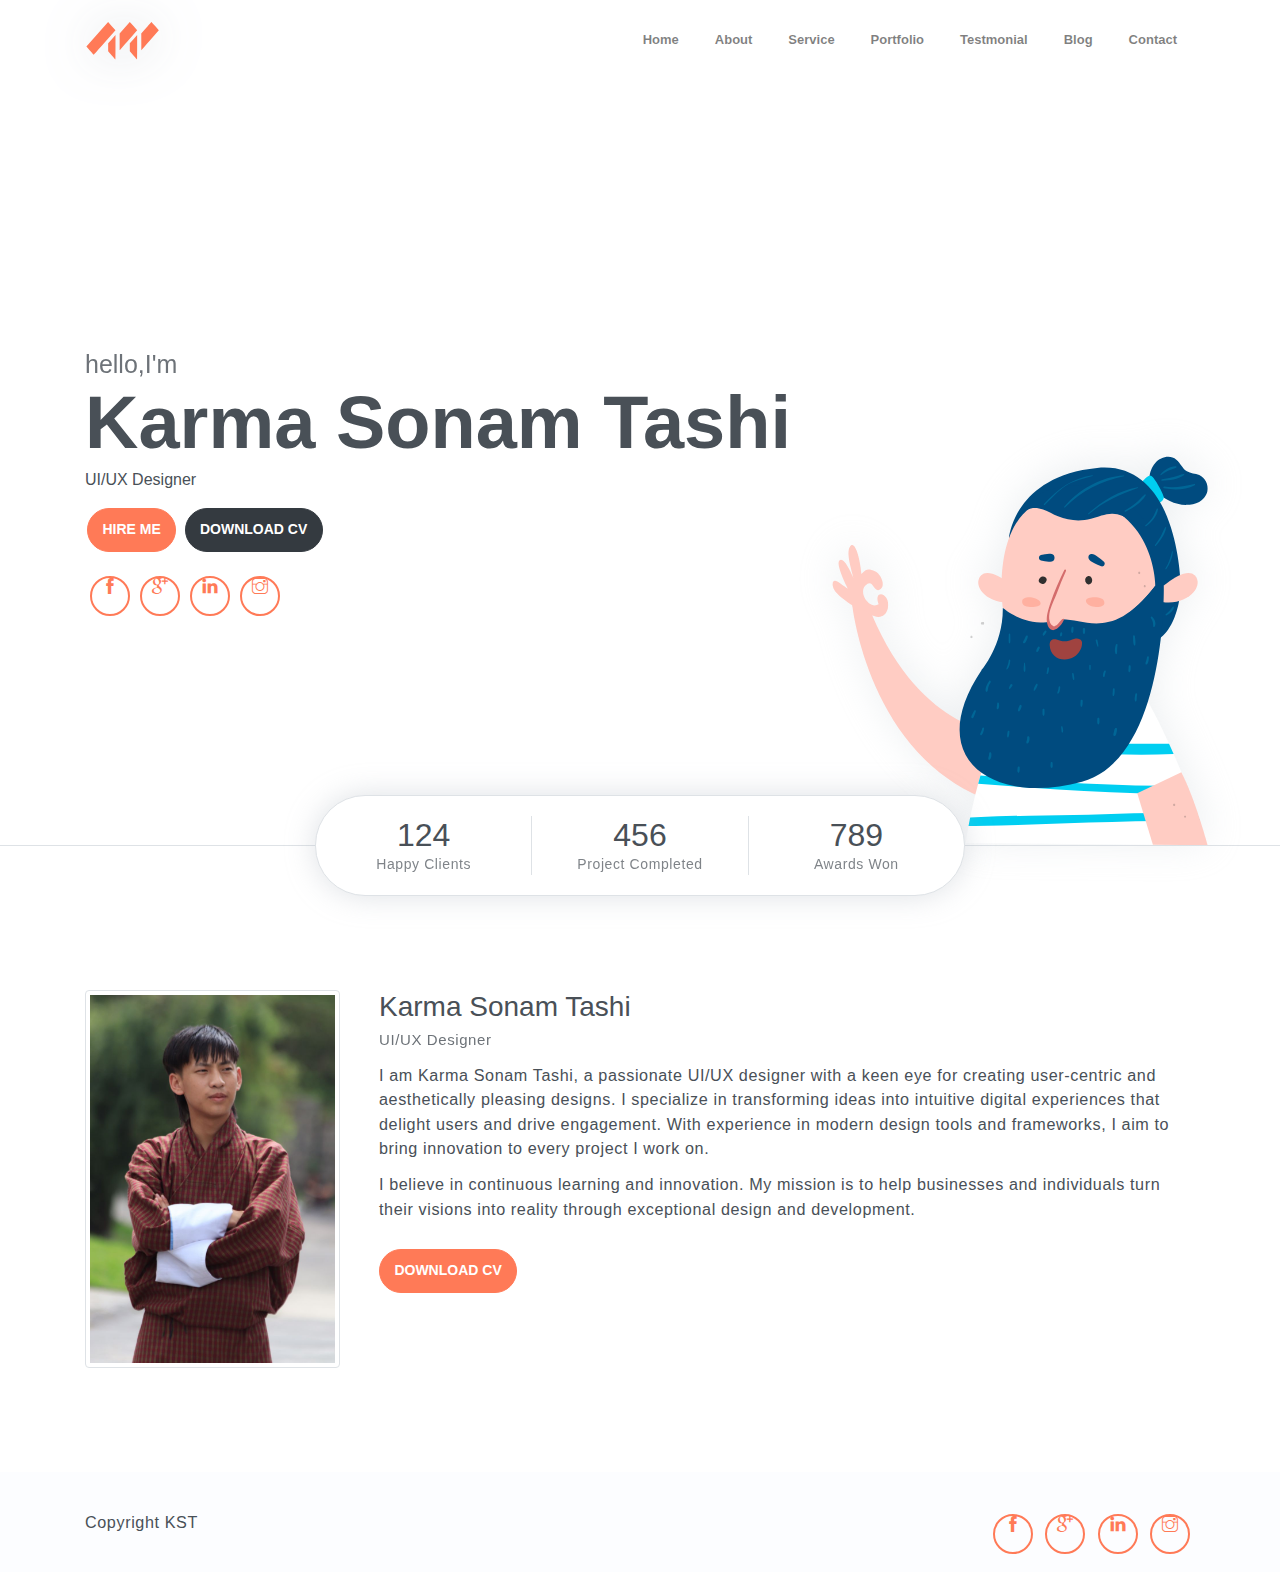
<file: index.html>
<html lang="en">
<head>
	
    <title>KST</title>
    <!-- font icons -->
    <link rel="stylesheet" href="assets/vendors/themify-icons/css/themify-icons.css">
    
	<link rel="stylesheet" href="assets/css/styles.css">
</head>
<body data-spy="scroll" data-target=".navbar" data-offset="40" id="home">

    <!-- Page navigation -->
    <nav class="navbar navbar-expand-lg navbar-light fixed-top" data-spy="affix" data-offset-top="0">
        <div class="container">
            <a class="navbar-brand" href="#"><img src="assets/imgs/logo.svg" alt=""></a>
            <button class="navbar-toggler" type="button" data-toggle="collapse" data-target="#navbarSupportedContent" aria-controls="navbarSupportedContent" aria-expanded="false" aria-label="Toggle navigation">
                <span class="navbar-toggler-icon"></span>
            </button>

            <div class="collapse navbar-collapse" id="navbarSupportedContent">
                <ul class="navbar-nav ml-auto align-items-center">
                    <li class="nav-item">
                        <a class="nav-link" href="index.html">Home</a>
                    </li>
                    <li class="nav-item">
                        <a class="nav-link" href="about.html">About</a>
                    </li>
                    <li class="nav-item">
                        <a class="nav-link" href="services.html">Service</a>
                    </li>                   
                    <li class="nav-item">
                        <a class="nav-link" href="portfolio.html">Portfolio</a>
                    </li>
                    <li class="nav-item">
                        <a class="nav-link" href="testimonials.html">Testmonial</a>
                    </li>
                    <li class="nav-item">
                        <a class="nav-link" href="blog.html">Blog</a>
                    </li>
                    <li class="nav-item">
                        <a class="nav-link" href="contact.html">Contact</a>
                    </li>
                    
                </ul>
            </div>
        </div>          
    </nav>
    <!-- End of page navibation -->

    <!-- Page Header -->
    <header class="header" id="home">
        <div class="container">
            <div class="infos">
                <h6 class="subtitle">hello,I'm</h6>
                <h6 class="title">Karma Sonam Tashi</h6>
                <div id="word-transition" class="word-transition">
                    <span class="word">UI/UX Designer</span>
                </div>
                

                <div class="buttons pt-3">
                    <button class="btn btn-primary rounded">HIRE ME</button>
                    <button class="btn btn-dark rounded">
                        <a href="Karma_Sonam_Tashi_CV.pdf.pdf" download="Karma Sonam Tashi CV" style="color:white; text-decoration:none;">
                            DOWNLOAD CV
                        </a>
                    </button>
                    
                </div>      

                <div class="socials mt-4">
                    <a class="social-item" href="https://www.facebook.com/profile.php?id=100095026430742" target="_blank"><i class="ti-facebook"></i></a>
                    <a class="social-item" href="https://mail.google.com/mail/u/0/?tab=rm&ogbl#inbox" target="_blank"><i class="ti-google"></i></a>
                    <a class="social-item" href="https://www.linkedin.com/feed/?trk=guest_homepage-basic_google-one-tap-submit" target="_blank"><i class="ti-linkedin"></i></a>
                    <a class="social-item" href="https://www.instagram.com/_kkstt/?hl=en" target="_blank"><i class="ti-instagram"></i></a>
                </div>                
            </div>              
            <div class="img-holder">
                <img src="assets/imgs/man.svg" alt="">
            </div>      
        </div>  

        <!-- Header-widget -->
        <div class="widget">
            <div class="widget-item">
                <h2>124</h2>
                <p>Happy Clients</p>
            </div>
            <div class="widget-item">
                <h2>456</h2>
                <p>Project Completed</p>
            </div>
            <div class="widget-item">
                <h2>789</h2>
                <p>Awards Won</p>
            </div>
        </div>
    </header>
    <!-- End of Page Header -->
    
    <!-- About section -->
    <section id="about" class="section mt-3">
        <div class="container mt-5">
            <div class="row text-center text-md-left">
                <div class="col-md-3">
                    <img src="assets/imgs/avatar.jpeg" alt="" class="img-thumbnail mb-4">
                </div>
                <div class="pl-md-4 col-md-9">
                    <h6 class="title">Karma Sonam Tashi</h6>
                    <p class="subtitle">UI/UX Designer</p>
                    <p>I am Karma Sonam Tashi, a passionate UI/UX designer with a keen eye for creating 
                        user-centric and aesthetically pleasing designs. I specialize in transforming ideas into 
                        intuitive digital experiences that delight users and drive engagement. With experience in 
                        modern design tools and frameworks, I aim to bring innovation to every project I work on.</p>
                    <p> I believe in continuous learning and innovation. My mission is to help businesses 
                        and individuals turn their visions into reality through exceptional design and development.</p>
                    <button class="btn btn-primary rounded mt-3">
                        <a href="Karma_Sonam_Tashi_CV.pdf.pdf" download="Karma Sonam Tashi CV" style="color:white; text-decoration:none;">
                            DOWNLOAD CV
                        </a>
                    </button>                   
                </div>
            </div>
        </div>
    </section>
<!-- Page Footer -->
<footer class="page-footer">
    <div class="container">
        <div class="row align-items-center">
            <div class="col-sm-6">
                <p>Copyright KST
            </div>
            <div class="col-sm-6">
                <div class="socials mt-4">
                    <a class="social-item" href="https://www.facebook.com/profile.php?id=100095026430742" target="_blank"><i class="ti-facebook"></i></a>
                    <a class="social-item" href="https://mail.google.com/mail/u/0/?tab=rm&ogbl#inbox" target="_blank"><i class="ti-google"></i></a>
                    <a class="social-item" href="https://www.linkedin.com/feed/?trk=guest_homepage-basic_google-one-tap-submit" target="_blank"><i class="ti-linkedin"></i></a>
                    <a class="social-item" href="https://www.instagram.com/_kkstt/?hl=en" target="_blank"><i class="ti-instagram"></i></a>
                </div>                
            </div>
        </div>
    </div>
</footer> 
<!-- End of page footer -->

<!-- core  -->
<script src="assets/vendors/jquery/jquery-3.4.1.js"></script>
<script src="assets/vendors/bootstrap/bootstrap.bundle.js"></script>
<!-- bootstrap 3 affix -->
<script src="assets/vendors/bootstrap/bootstrap.affix.js"></script>

<!-- steller js -->
<script src="assets/js/steller.js"></script>

</body>
</html>
</file>
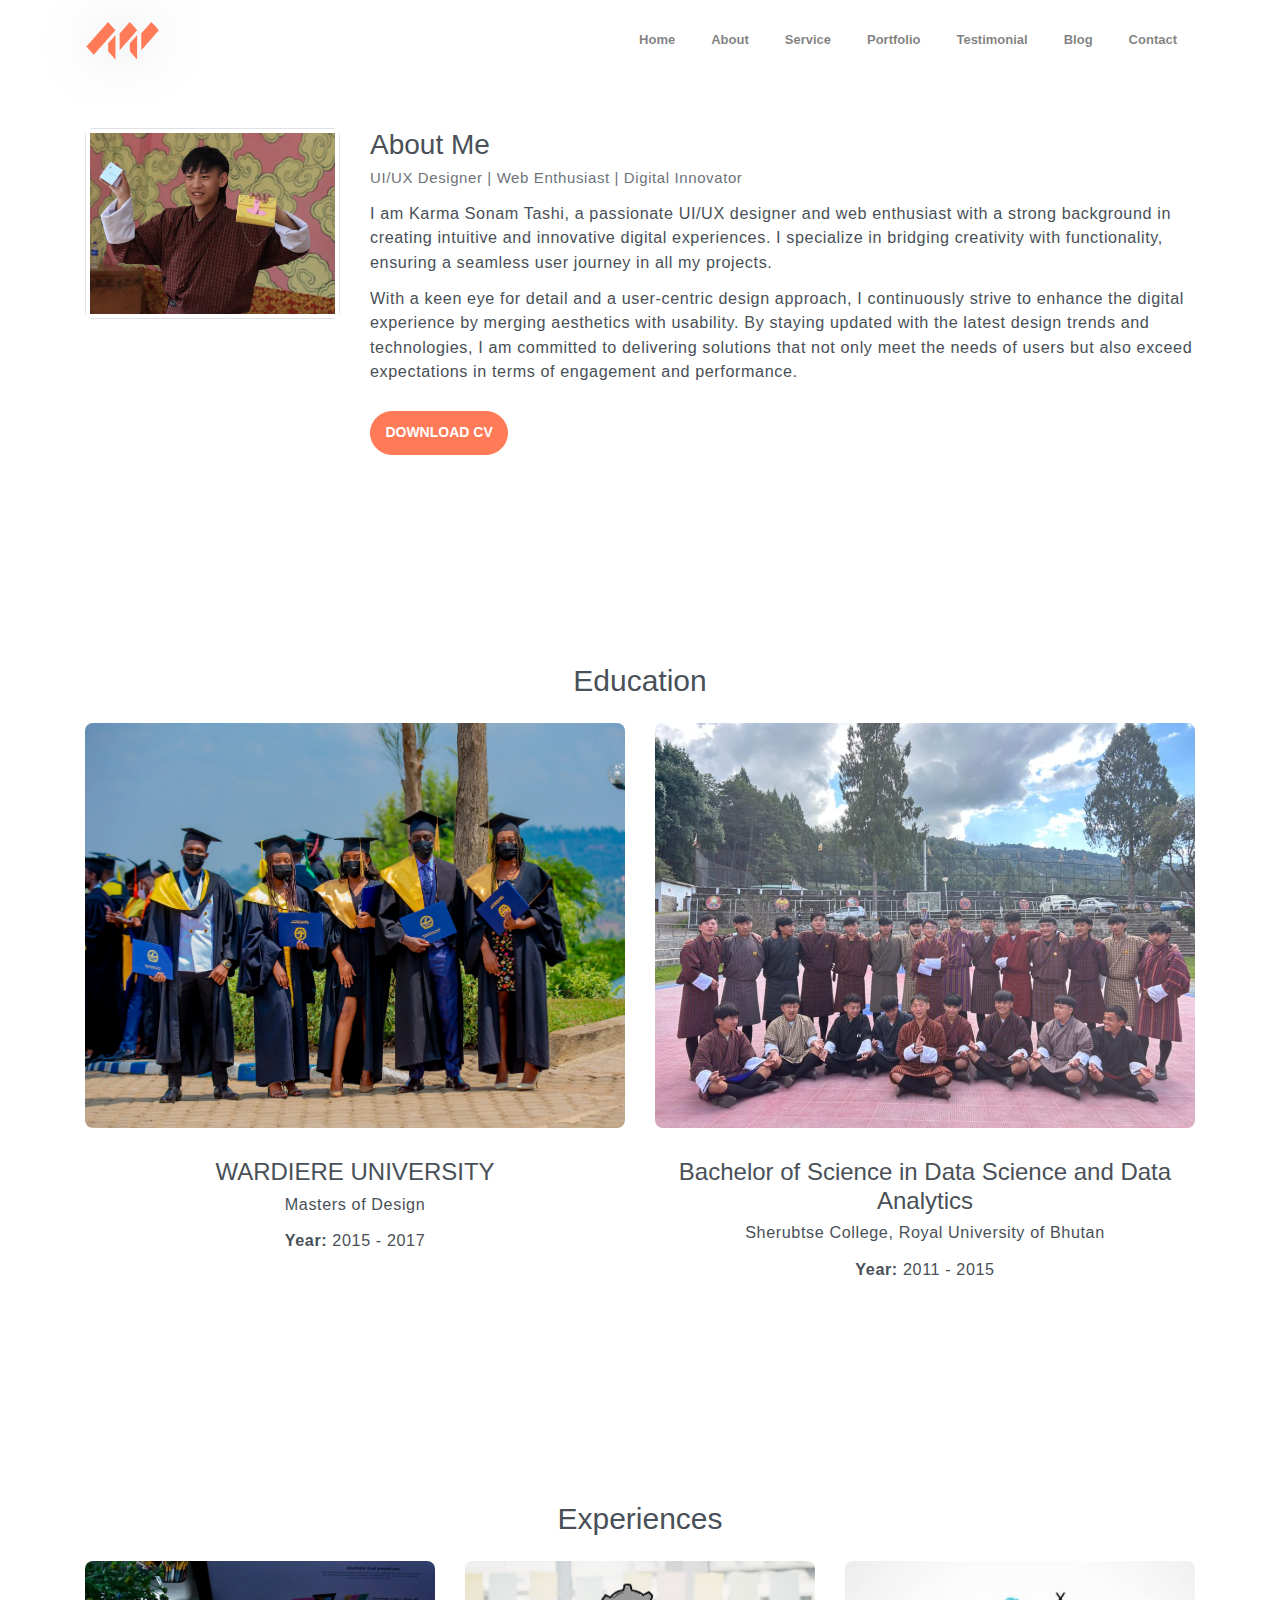
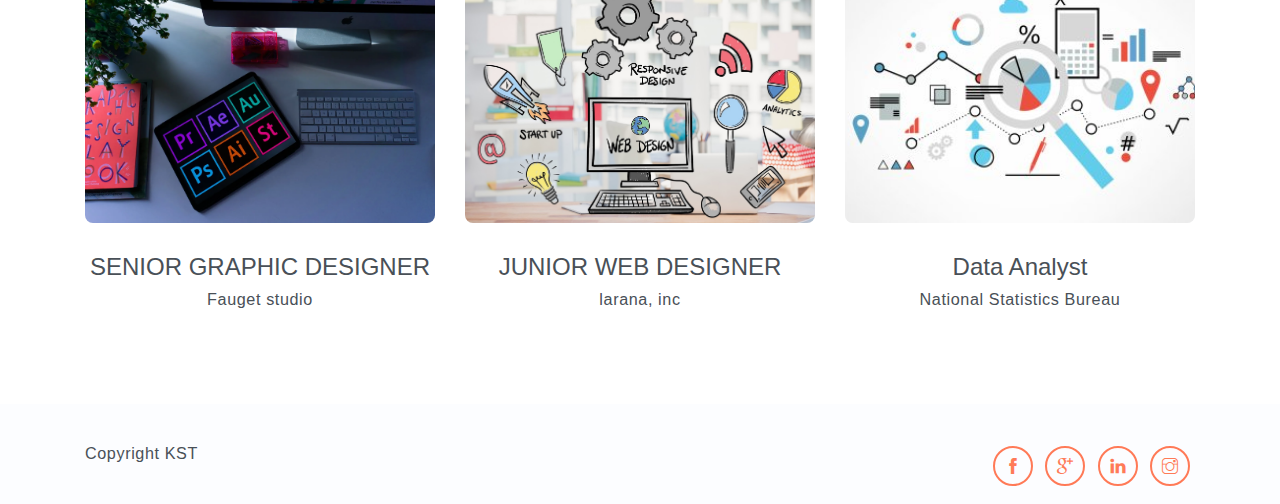
<file: about.html>
<!DOCTYPE html>
<html lang="en">
<head>
    <title>KST</title>
    <!-- font icons -->
    <link rel="stylesheet" href="assets/vendors/themify-icons/css/themify-icons.css">
    <link rel="stylesheet" href="assets/css/styles.css">
    <style>
        /* Add the following CSS for the overlay effect */
        .img-wrapper {
            position: relative;
            overflow: hidden;
        }

        .img-wrapper img {
            width: 100%;
            transition: transform 0.3s ease;
        }

        .img-wrapper:hover img {
            transform: scale(1.1);
        }

        .overlay {
            position: absolute;
            top: 0;
            left: 0;
            width: 100%;
            height: 100%;
            background: rgba(0, 0, 0, 0.7);
            color: #fff;
            display: flex;
            align-items: center;
            justify-content: center;
            opacity: 0;
            transition: opacity 0.3s ease;
        }

        .img-wrapper:hover .overlay {
            opacity: 1;
        }

        .overlay-infos {
            text-align: center;
        }

        .overlay-infos h5 {
            margin-bottom: 10px;
            font-size: 20px;
        }
    </style>
</head>

<body data-spy="scroll" data-target=".navbar" data-offset="40" id="home">
    <!-- Page navigation -->
    <nav class="navbar navbar-expand-lg navbar-light fixed-top" data-spy="affix" data-offset-top="0">
        <div class="container">
            <a class="navbar-brand" href="#"><img src="assets/imgs/logo.svg" alt=""></a>
            <button class="navbar-toggler" type="button" data-toggle="collapse" data-target="#navbarSupportedContent" aria-controls="navbarSupportedContent" aria-expanded="false" aria-label="Toggle navigation">
                <span class="navbar-toggler-icon"></span>
            </button>

            <div class="collapse navbar-collapse" id="navbarSupportedContent">
                <ul class="navbar-nav ml-auto align-items-center">
                    <li class="nav-item">
                        <a class="nav-link" href="index.html">Home</a>
                    </li>
                    <li class="nav-item">
                        <a class="nav-link" href="about.html">About</a>
                    </li>
                    <li class="nav-item">
                        <a class="nav-link" href="services.html">Service</a>
                    </li>                   
                    <li class="nav-item">
                        <a class="nav-link" href="portfolio.html">Portfolio</a>
                    </li>
                    <li class="nav-item">
                        <a class="nav-link" href="testimonials.html">Testimonial</a>
                    </li>
                    <li class="nav-item">
                        <a class="nav-link" href="blog.html">Blog</a>
                    </li>
                    <li class="nav-item">
                        <a class="nav-link" href="contact.html">Contact</a>
                    </li>
                </ul>
            </div>
        </div>          
    </nav>
    <!-- End of page navigation -->

    <!-- About Section -->
    <section id="about" class="section mt-5">
        <div class="container">
            <div class="row text-center text-md-left">
                <div class="col-md-3">
                    <div class="img-wrapper">
                        <img src="assets/imgs/me.jpg" alt="Karma Sonam Tashi" class="img-thumbnail mb-4">
                        <div class="overlay">
                            <div class="overlay-infos">
                                <h5>Karma Sonam Tashi</h5>
                                <p>UI/UX Designer</p>
                            </div>
                        </div>
                    </div>
                </div>
                <div class="col-md-9">
                    <h6 class="title">About Me</h6>
                    <p class="subtitle">UI/UX Designer | Web Enthusiast | Digital Innovator</p>
                    <p>
                        I am Karma Sonam Tashi, a passionate UI/UX designer and web enthusiast with a strong background in creating intuitive and innovative digital experiences. 
                        I specialize in bridging creativity with functionality, ensuring a seamless user journey in all my projects.
                    </p>
                    <p> 
                        With a keen eye for detail and a user-centric design approach, I continuously strive to enhance the digital experience by merging aesthetics with usability. By staying updated with the latest design trends and technologies, I am committed to delivering solutions that not only meet the needs of users but also exceed expectations in terms of engagement and performance.
                    </p>
                    <button class="btn btn-primary rounded mt-3">
                        <a href="Karma_Sonam_Tashi_CV.pdf" download="Karma Sonam Tashi CV" style="color:white; text-decoration:none;">
                            DOWNLOAD CV
                        </a>
                    </button>
                </div>
            </div>
        </div>
    </section>

    <!-- Education Section -->
    <section id="education" class="section mt-5">
        <div class="container">
            <h2 class="section-title text-center">Education</h2>
            <div class="row text-center mt-4">
                <div class="col-md-6">
                    <div class="img-wrapper">
                        <img src="assets/imgs/university.webp" alt="Sherubtse College" class="img-fluid mb-3">
                        <div class="overlay">
                            <div class="overlay-infos">
                                <h5>WARDIERE UNIVERSITY</h5>
                                <p>Masters of Design</p>
                            </div>
                        </div>
                    </div>
                    <h4>WARDIERE UNIVERSITY</h4>
                    <p>Masters of Design</p>
                    <p><strong>Year:</strong> 2015 - 2017</p>
                </div>
                <div class="col-md-6">
                    <div class="img-wrapper">
                        <img src="assets/imgs/sherubtse.jpg" alt="Trashigang Higher Secondary School" class="img-fluid mb-3">
                        <div class="overlay">
                            <div class="overlay-infos">
                                <h5>Sherubtse College</h5>
                                <p>Bachelor of Science in Data Science and Data Analytics</p>
                            </div>
                        </div>
                    </div>
                    <h4>Bachelor of Science in Data Science and Data Analytics</h4>
                    <p>Sherubtse College, Royal University of Bhutan</p>
                    <p><strong>Year:</strong> 2011 - 2015</p>
                </div>
            </div>
        </div>
    </section>

    <!-- Skills Section -->
    <section id="skills" class="section mt-5">
        <div class="container">
            <h2 class="section-title text-center">Experiences</h2>
            <div class="row text-center mt-4">
                <div class="col-md-4">
                    <div class="img-wrapper">
                        <img src="assets/imgs/design.webp" alt="Design Tools" class="img-fluid mb-3">
                        <div class="overlay">
                            <div class="overlay-infos">
                                <h5>SENIOR GRAPHIC DESIGNER</h5>
                                <p>Fauget studio</p>
                            </div>
                        </div>
                    </div>
                    <h4>SENIOR GRAPHIC DESIGNER</h4>
                    <p>Fauget studio</p>
                </div>
                <div class="col-md-4">
                    <div class="img-wrapper">
                        <img src="assets/imgs/webdev.jpg" alt="Web Development" class="img-fluid mb-3">
                        <div class="overlay">
                            <div class="overlay-infos">
                                <h5>JUNIOR WEB DESIGNER</h5>
                                <p>larana, inc</p>
                            </div>
                        </div>
                    </div>
                    <h4>JUNIOR WEB DESIGNER</h4>
                    <p>larana, inc</p>
                </div>
                <div class="col-md-4">
                    <div class="img-wrapper">
                        <img src="assets/imgs/data.jpg" alt="Data Analysis" class="img-fluid mb-3">
                        <div class="overlay">
                            <div class="overlay-infos">
                                <h5>Data Analyst</h5>
                                <p>National Statistics Bureau</p>
                            </div>
                        </div>
                    </div>
                    <h4>Data Analyst</h4>
                    <p>National Statistics Bureau</p>
                </div>
            </div>
        </div>
    </section>

    <!-- Page Footer -->
    <footer class="page-footer">
        <div class="container">
            <div class="row align-items-center">
                <div class="col-sm-6">
                    <p>Copyright KST</p>
                </div>
                <div class="col-sm-6">
                    <div class="socials mt-4">
                        <a class="social-item" href="https://www.facebook.com/profile.php?id=100095026430742" target="_blank"><i class="ti-facebook"></i></a>
                        <a class="social-item" href="https://mail.google.com/mail/u/0/?tab=rm&ogbl#inbox" target="_blank"><i class="ti-google"></i></a>
                        <a class="social-item" href="https://www.linkedin.com/feed/?trk=guest_homepage-basic_google-one-tap-submit" target="_blank"><i class="ti-linkedin"></i></a>
                        <a class="social-item" href="https://www.instagram.com/_kkstt/?hl=en" target="_blank"><i class="ti-instagram"></i></a>
                    </div>                    
                </div>
            </div>
        </div>
    </footer> 
    <!-- End of page footer -->
    
    <!-- core  -->
    <script src="assets/vendors/jquery/jquery-3.4.1.js"></script>
    <script src="assets/vendors/bootstrap/bootstrap.bundle.js"></script>
    <!-- bootstrap 3 affix -->
    <script src="assets/vendors/bootstrap/bootstrap.affix.js"></script>

    <!-- steller js -->
    <script src="assets/js/steller.js"></script>

</body>
</html>
</file>
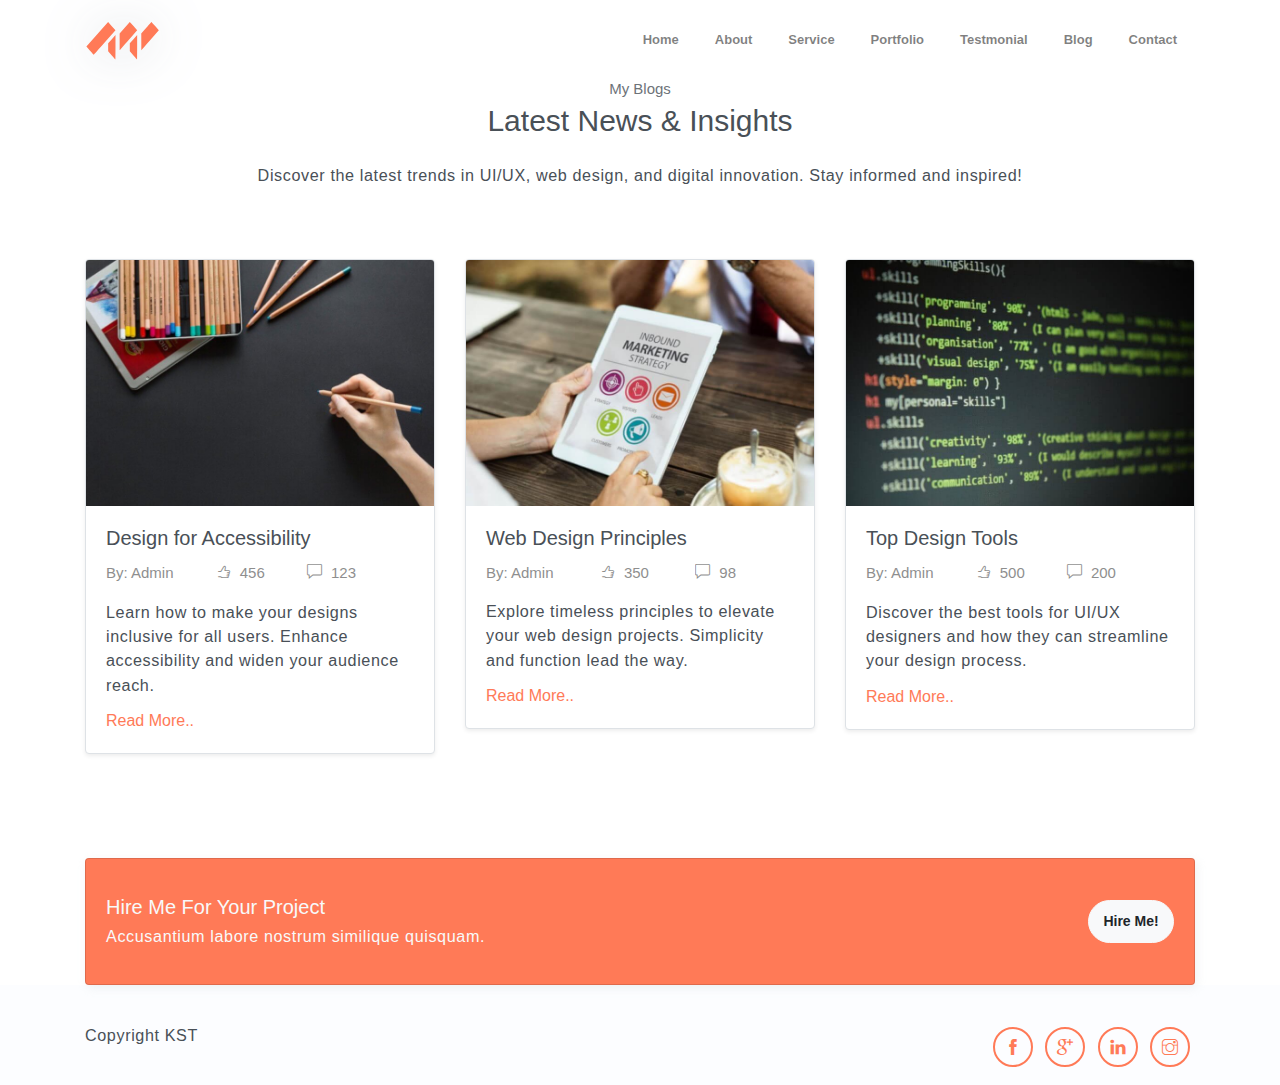
<file: blog.html>
<!DOCTYPE html>
<html lang="en">
<head>
	
    <title>KST</title>
    <!-- font icons -->
    <link rel="stylesheet" href="assets/vendors/themify-icons/css/themify-icons.css">
    
	<link rel="stylesheet" href="assets/css/styles.css">
</head>
<body data-spy="scroll" data-target=".navbar" data-offset="40" id="home">

    <!-- Page navigation -->
    <nav class="navbar navbar-expand-lg navbar-light fixed-top" data-spy="affix" data-offset-top="0">
        <div class="container">
            <a class="navbar-brand" href="#"><img src="assets/imgs/logo.svg" alt=""></a>
            <button class="navbar-toggler" type="button" data-toggle="collapse" data-target="#navbarSupportedContent" aria-controls="navbarSupportedContent" aria-expanded="false" aria-label="Toggle navigation">
                <span class="navbar-toggler-icon"></span>
            </button>

            <div class="collapse navbar-collapse" id="navbarSupportedContent">
                <ul class="navbar-nav ml-auto align-items-center">
                    <li class="nav-item">
                        <a class="nav-link" href="index.html">Home</a>
                    </li>
                    <li class="nav-item">
                        <a class="nav-link" href="about.html">About</a>
                    </li>
                    <li class="nav-item">
                        <a class="nav-link" href="services.html">Service</a>
                    </li>                   
                    <li class="nav-item">
                        <a class="nav-link" href="portfolio.html">Portfolio</a>
                    </li>
                    <li class="nav-item">
                        <a class="nav-link" href="testimonials.html">Testmonial</a>
                    </li>
                    <li class="nav-item">
                        <a class="nav-link" href="blog.html">Blog</a>
                    </li>
                    <li class="nav-item">
                        <a class="nav-link" href="contact.html">Contact</a>
                    </li>
                </ul>
            </div>
        </div>          
    </nav>
    <!-- End of page navibation -->

    <!-- Blog Section -->
    <section id="blog" class="section">
        <div class="container text-center">
            <h6 class="subtitle">My Blogs</h6>
            <h6 class="section-title mb-4">Latest News & Insights</h6>
            <p class="mb-5 pb-4">
                Discover the latest trends in UI/UX, web design, and digital innovation. Stay informed and inspired!
            </p>
    
            <div class="row text-left">
                <div class="col-md-4">
                    <div class="card border mb-4 shadow-sm">
                        <img src="assets/imgs/blog-1.jpg" alt="" class="card-img-top w-100">
                        <div class="card-body">
                            <h5 class="card-title">Design for Accessibility</h5>
                            <div class="post-details">
                                <a href="#">By: Admin</a>
                                <a href="#"><i class="ti-thumb-up"></i> 456</a>
                                <a href="#"><i class="ti-comment"></i> 123</a>
                            </div>
                            <p>
                                Learn how to make your designs inclusive for all users. Enhance accessibility and widen your audience reach.
                            </p>
                            <a href="blog1.html">Read More..</a>
                        </div>
                    </div>
                </div>
                <div class="col-md-4">
                    <div class="card border mb-4 shadow-sm">
                        <img src="assets/imgs/blog-2.jpg" alt="" class="card-img-top w-100">
                        <div class="card-body">
                            <h5 class="card-title">Web Design Principles</h5>
                            <div class="post-details">
                                <a href="#">By: Admin</a>
                                <a href="#"><i class="ti-thumb-up"></i> 350</a>
                                <a href="#"><i class="ti-comment"></i> 98</a>
                            </div>
                            <p>
                                Explore timeless principles to elevate your web design projects. Simplicity and function lead the way.
                            </p>
                            <a href="blog2.html">Read More..</a>
                        </div>
                    </div>
                </div>
                <div class="col-md-4">
                    <div class="card border mb-4 shadow-sm">
                        <img src="assets/imgs/blog-3.jpg" alt="" class="card-img-top w-100">
                        <div class="card-body">
                            <h5 class="card-title">Top Design Tools</h5>
                            <div class="post-details">
                                <a href="#">By: Admin</a>
                                <a href="#"><i class="ti-thumb-up"></i> 500</a>
                                <a href="#"><i class="ti-comment"></i> 200</a>
                            </div>
                            <p>
                                Discover the best tools for UI/UX designers and how they can streamline your design process.
                            </p>
                            <a href="blog3.html">Read More..</a>
                        </div>
                    </div>
                </div>
            </div>
        </div>
    </section>
    
    <!-- Hire me section -->
    <section class="bg-gray p-0 section">
        <div class="container">
            <div class="card bg-primary">
                <div class="card-body text-light">
                    <div class="row align-items-center">
                        <div class="col-sm-9 text-center text-sm-left">
                            <h5 class="mt-3">Hire Me For Your Project</h5>
                            <p class="mb-3">Accusantium labore nostrum similique quisquam.</p>
                        </div>
                        <div class="col-sm-3 text-center text-sm-right">
                            <a href="contact.html" class="btn btn-light rounded">Hire Me!</a>
                        </div>
                    </div>
                </div>
            </div>
        </div>
    </section>      
    <!-- End od Hire me section. -->

    <!-- Page Footer -->
    <footer class="page-footer">
        <div class="container">
            <div class="row align-items-center">
                <div class="col-sm-6">
                    <p>Copyright KST
                </div>
                <div class="col-sm-6">
                    <div class="socials mt-4">
                        <a class="social-item" href="https://www.facebook.com/profile.php?id=100095026430742" target="_blank"><i class="ti-facebook"></i></a>
                        <a class="social-item" href="https://mail.google.com/mail/u/0/?tab=rm&ogbl#inbox" target="_blank"><i class="ti-google"></i></a>
                        <a class="social-item" href="https://www.linkedin.com/feed/?trk=guest_homepage-basic_google-one-tap-submit" target="_blank"><i class="ti-linkedin"></i></a>
                        <a class="social-item" href="https://www.instagram.com/_kkstt/?hl=en" target="_blank"><i class="ti-instagram"></i></a>
                    </div>                    
                </div>
            </div>
        </div>
    </footer> 
    <!-- End of page footer -->
	
	<!-- core  -->
    <script src="assets/vendors/jquery/jquery-3.4.1.js"></script>
    <script src="assets/vendors/bootstrap/bootstrap.bundle.js"></script>
    <!-- bootstrap 3 affix -->
	<script src="assets/vendors/bootstrap/bootstrap.affix.js"></script>

    <!-- steller js -->
    <script src="assets/js/steller.js"></script>

</body>
</html>
</file>
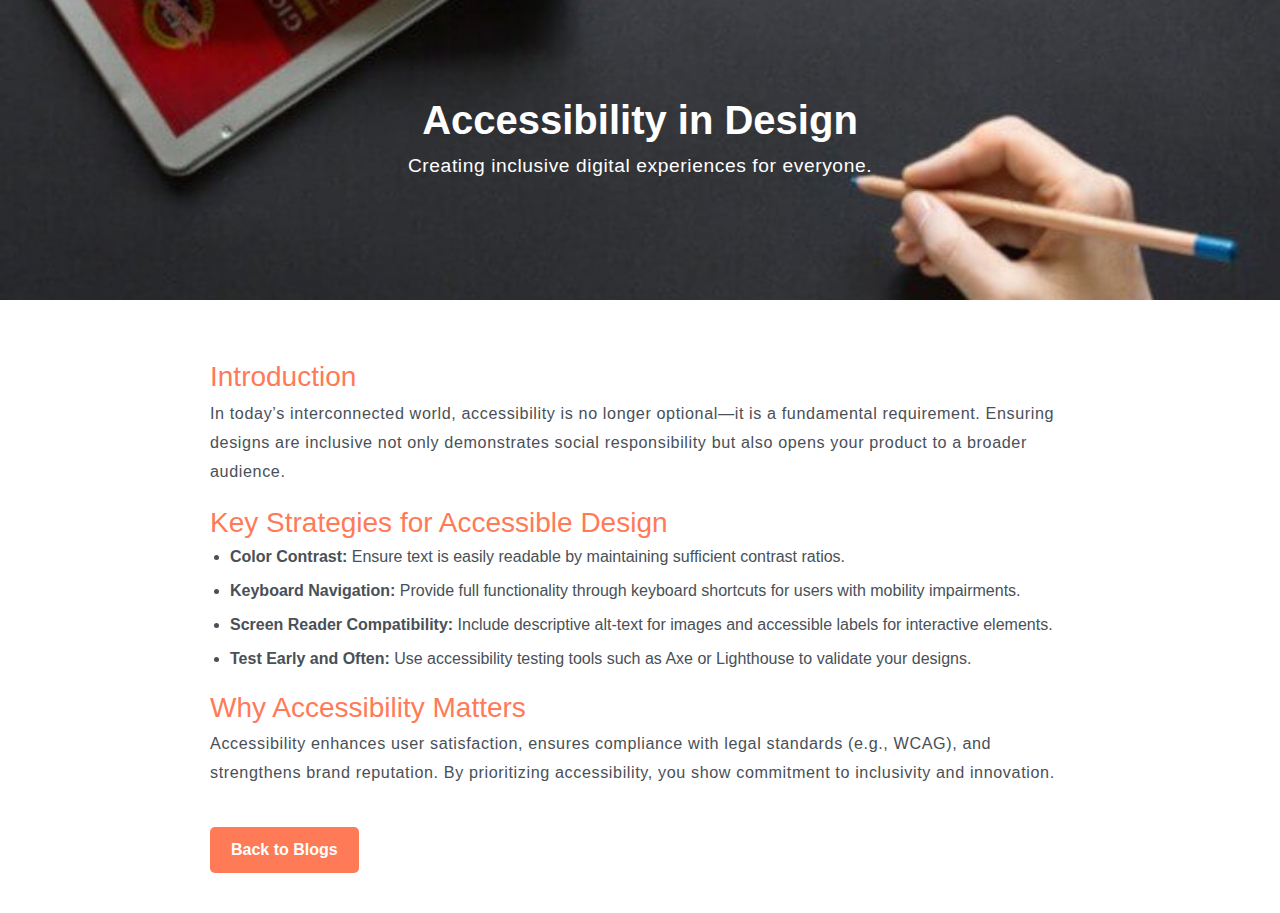
<file: blog1.html>
<!DOCTYPE html>
<html lang="en">
<head>
    <title>Accessibility in Design - Blog</title>
    <link rel="stylesheet" href="assets/css/styles.css">
    <style>
        header {
            background: url('assets/imgs/blog-1.jpg') no-repeat center center/cover;
            height: 300px;
            display: flex;
            justify-content: center;
            align-items: center;
            color: var(--white);
            text-align: center;
        }
        header h1 {
            font-size: 2.5rem;
            font-weight: bold;
        }
        header p {
            font-size: 1.2rem;
        }
        main {
            padding: 40px 20px;
            max-width: 900px;
            margin: 0 auto;
        }
        h2 {
            color: var(--primary);
            font-size: 1.75rem;
            margin-top: 20px;
        }
        p {
            line-height: 1.8;
            margin-bottom: 20px;
        }
        ul {
            list-style-type: disc;
            padding-left: 20px;
        }
        ul li {
            margin-bottom: 10px;
        }
        .btn {
            display: inline-block;
            margin-top: 20px;
            padding: 10px 20px;
            background-color: var(--primary);
            color: var(--white);
            text-decoration: none;
            border-radius: 5px;
            font-size: 1rem;
            font-weight: bold;
        }
        .btn:hover {
            background-color: var(--danger);
        }
    </style>
</head>
<body>
    <header>
        <div>
            <h1>Accessibility in Design</h1>
            <p>Creating inclusive digital experiences for everyone.</p>
        </div>
    </header>
    <main>
        <section>
            <h2>Introduction</h2>
            <p>
                In today’s interconnected world, accessibility is no longer optional—it is a fundamental requirement. Ensuring designs are inclusive not only demonstrates social responsibility but also opens your product to a broader audience.
            </p>
        </section>
        <section>
            <h2>Key Strategies for Accessible Design</h2>
            <ul>
                <li><strong>Color Contrast:</strong> Ensure text is easily readable by maintaining sufficient contrast ratios.</li>
                <li><strong>Keyboard Navigation:</strong> Provide full functionality through keyboard shortcuts for users with mobility impairments.</li>
                <li><strong>Screen Reader Compatibility:</strong> Include descriptive alt-text for images and accessible labels for interactive elements.</li>
                <li><strong>Test Early and Often:</strong> Use accessibility testing tools such as Axe or Lighthouse to validate your designs.</li>
            </ul>
        </section>
        <section>
            <h2>Why Accessibility Matters</h2>
            <p>
                Accessibility enhances user satisfaction, ensures compliance with legal standards (e.g., WCAG), and strengthens brand reputation. By prioritizing accessibility, you show commitment to inclusivity and innovation.
            </p>
        </section>
        <a href="blog.html" class="btn">Back to Blogs</a>
    </main>
</body>
</html>
</file>
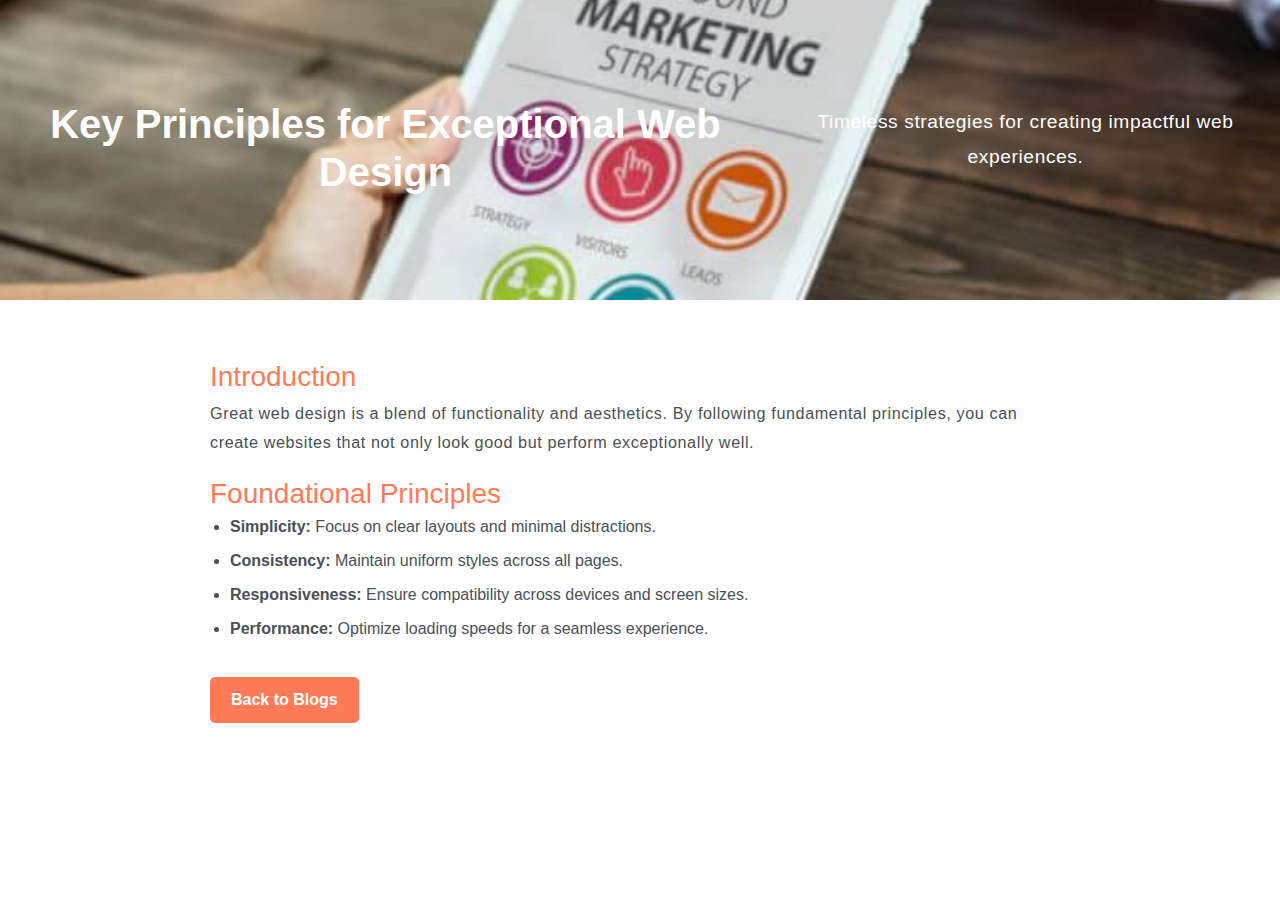
<file: blog2.html>
<!DOCTYPE html>
<html lang="en">
<head>
    <title>Web Design Principles - KST Insights</title>
    <link rel="stylesheet" href="assets/css/styles.css">
    <style>
        header {
            background: url('assets/imgs/blog-1.jpg') no-repeat center center/cover;
            height: 300px;
            display: flex;
            justify-content: center;
            align-items: center;
            color: var(--white);
            text-align: center;
        }
        header h1 {
            font-size: 2.5rem;
            font-weight: bold;
        }
        header p {
            font-size: 1.2rem;
        }
        main {
            padding: 40px 20px;
            max-width: 900px;
            margin: 0 auto;
        }
        h2 {
            color: var(--primary);
            font-size: 1.75rem;
            margin-top: 20px;
        }
        p {
            line-height: 1.8;
            margin-bottom: 20px;
        }
        ul {
            list-style-type: disc;
            padding-left: 20px;
        }
        ul li {
            margin-bottom: 10px;
        }
        .btn {
            display: inline-block;
            margin-top: 20px;
            padding: 10px 20px;
            background-color: var(--primary);
            color: var(--white);
            text-decoration: none;
            border-radius: 5px;
            font-size: 1rem;
            font-weight: bold;
        }
        .btn:hover {
            background-color: var(--danger);
        }
    </style>
</head>
<body>
    <header style="background: url('assets/imgs/blog-2.jpg') no-repeat center center/cover;">
        <h1>Key Principles for Exceptional Web Design</h1>
        <p>Timeless strategies for creating impactful web experiences.</p>
    </header>
    <main>
        <section>
            <h2>Introduction</h2>
            <p>
                Great web design is a blend of functionality and aesthetics. By following fundamental principles, you can create websites that not only look good but perform exceptionally well.
            </p>
        </section>
        <section>
            <h2>Foundational Principles</h2>
            <ul>
                <li><strong>Simplicity:</strong> Focus on clear layouts and minimal distractions.</li>
                <li><strong>Consistency:</strong> Maintain uniform styles across all pages.</li>
                <li><strong>Responsiveness:</strong> Ensure compatibility across devices and screen sizes.</li>
                <li><strong>Performance:</strong> Optimize loading speeds for a seamless experience.</li>
            </ul>
        </section>
        <a href="blog.html" class="btn">Back to Blogs</a>
    </main>
</body>
</html>
</file>
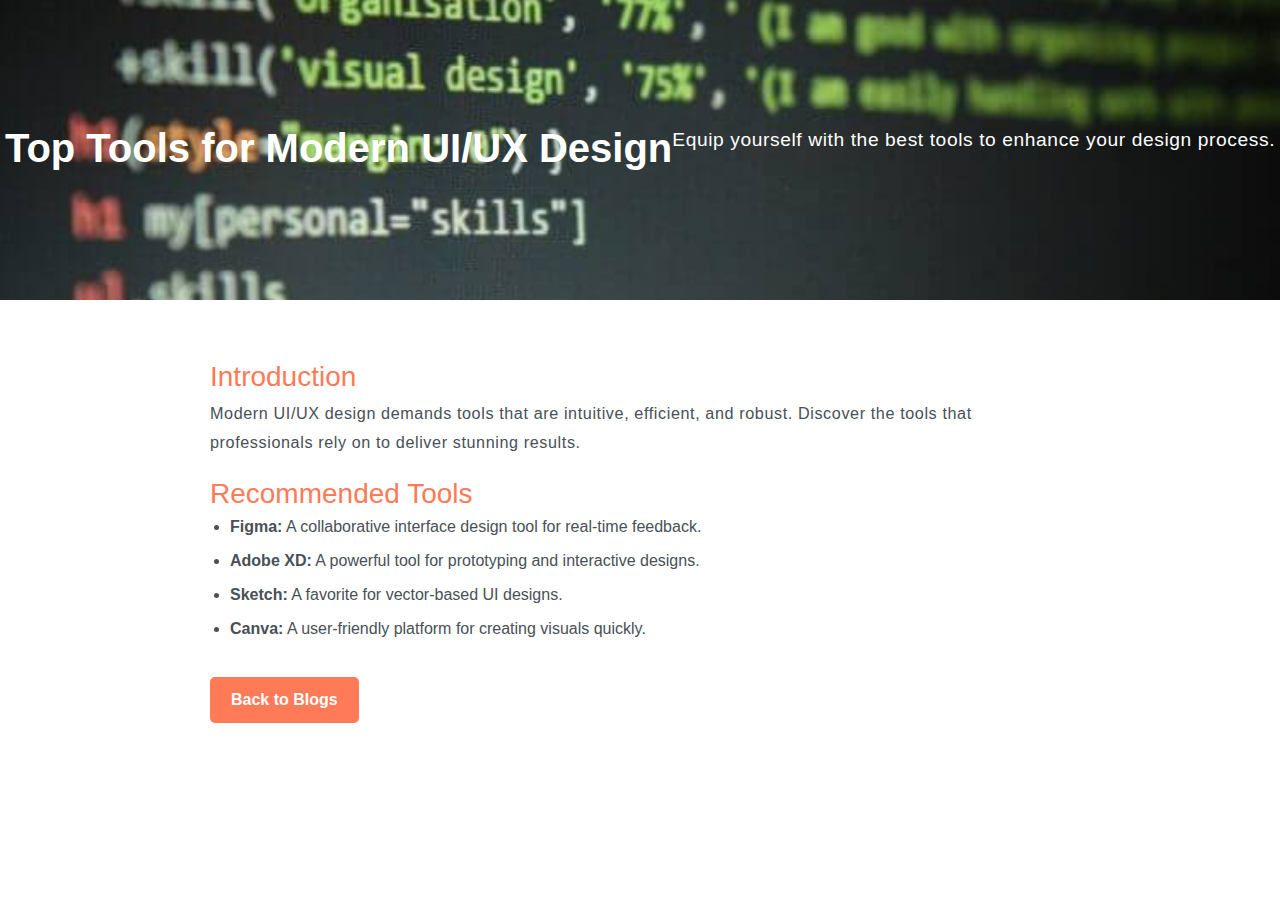
<file: blog3.html>
<!DOCTYPE html>
<html lang="en">
<head>
    <title>Top Design Tools - KST Insights</title>
    <link rel="stylesheet" href="assets/css/styles.css">
    <style>
        header {
            background: url('assets/imgs/blog-1.jpg') no-repeat center center/cover;
            height: 300px;
            display: flex;
            justify-content: center;
            align-items: center;
            color: var(--white);
            text-align: center;
        }
        header h1 {
            font-size: 2.5rem;
            font-weight: bold;
        }
        header p {
            font-size: 1.2rem;
        }
        main {
            padding: 40px 20px;
            max-width: 900px;
            margin: 0 auto;
        }
        h2 {
            color: var(--primary);
            font-size: 1.75rem;
            margin-top: 20px;
        }
        p {
            line-height: 1.8;
            margin-bottom: 20px;
        }
        ul {
            list-style-type: disc;
            padding-left: 20px;
        }
        ul li {
            margin-bottom: 10px;
        }
        .btn {
            display: inline-block;
            margin-top: 20px;
            padding: 10px 20px;
            background-color: var(--primary);
            color: var(--white);
            text-decoration: none;
            border-radius: 5px;
            font-size: 1rem;
            font-weight: bold;
        }
        .btn:hover {
            background-color: var(--danger);
        }
    </style>
</head>
<body>
    <header style="background: url('assets/imgs/blog-3.jpg') no-repeat center center/cover;">
        <h1>Top Tools for Modern UI/UX Design</h1>
        <p>Equip yourself with the best tools to enhance your design process.</p>
    </header>
    <main>
        <section>
            <h2>Introduction</h2>
            <p>
                Modern UI/UX design demands tools that are intuitive, efficient, and robust. Discover the tools that professionals rely on to deliver stunning results.
            </p>
        </section>
        <section>
            <h2>Recommended Tools</h2>
            <ul>
                <li><strong>Figma:</strong> A collaborative interface design tool for real-time feedback.</li>
                <li><strong>Adobe XD:</strong> A powerful tool for prototyping and interactive designs.</li>
                <li><strong>Sketch:</strong> A favorite for vector-based UI designs.</li>
                <li><strong>Canva:</strong> A user-friendly platform for creating visuals quickly.</li>
            </ul>
        </section>
        <a href="blog.html" class="btn">Back to Blogs</a>
    </main>
</body>
</html>
</file>
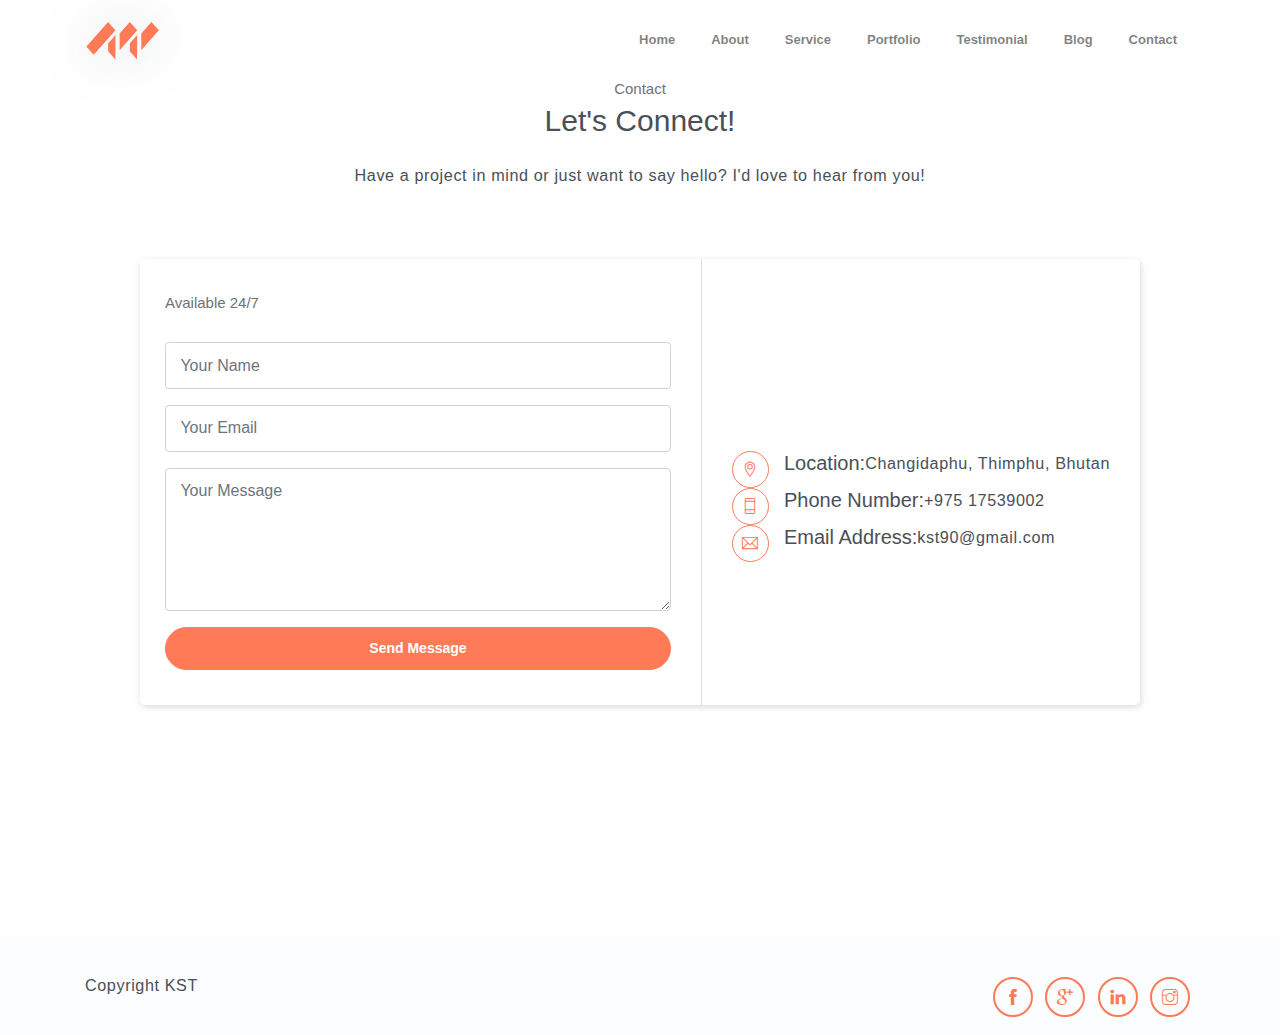
<file: contact.html>
<!DOCTYPE html>
<html lang="en">
<head>
    <title>KST</title>
    <!-- font icons -->
    <link rel="stylesheet" href="assets/vendors/themify-icons/css/themify-icons.css">
    <link rel="stylesheet" href="assets/css/styles.css">
</head>
<body data-spy="scroll" data-target=".navbar" data-offset="40" id="home">

    <!-- Page navigation -->
    <nav class="navbar navbar-expand-lg navbar-light fixed-top" data-spy="affix" data-offset-top="0">
        <div class="container">
            <a class="navbar-brand" href="#"><img src="assets/imgs/logo.svg" alt=""></a>
            <button class="navbar-toggler" type="button" data-toggle="collapse" data-target="#navbarSupportedContent" aria-controls="navbarSupportedContent" aria-expanded="false" aria-label="Toggle navigation">
                <span class="navbar-toggler-icon"></span>
            </button>

            <div class="collapse navbar-collapse" id="navbarSupportedContent">
                <ul class="navbar-nav ml-auto align-items-center">
                    <li class="nav-item">
                        <a class="nav-link" href="index.html">Home</a>
                    </li>
                    <li class="nav-item">
                        <a class="nav-link" href="about.html">About</a>
                    </li>
                    <li class="nav-item">
                        <a class="nav-link" href="services.html">Service</a>
                    </li>                   
                    <li class="nav-item">
                        <a class="nav-link" href="portfolio.html">Portfolio</a>
                    </li>
                    <li class="nav-item">
                        <a class="nav-link" href="testimonials.html">Testimonial</a>
                    </li>
                    <li class="nav-item">
                        <a class="nav-link" href="blog.html">Blog</a>
                    </li>
                    <li class="nav-item">
                        <a class="nav-link" href="contact.html">Contact</a>
                    </li>
                </ul>
            </div>
        </div>          
    </nav>
    <!-- End of page navigation -->

    <!-- Contact Section -->
    <section id="contact" class="position-relative section">
        <div class="container text-center">
            <h6 class="subtitle">Contact</h6>
            <h6 class="section-title mb-4">Let's Connect!</h6>
            <p class="mb-5 pb-4">
                Have a project in mind or just want to say hello? I'd love to hear from you!
            </p>
    
            <div class="contact text-left">
                <div class="form">
                    <h6 class="subtitle">Available 24/7</h6>
                    <form>
                        <div class="form-group">
                            <input type="text" class="form-control" placeholder="Your Name" required>
                        </div>
                        <div class="form-group">
                            <input type="email" class="form-control" placeholder="Your Email" required>
                        </div>
                        <div class="form-group">
                            <textarea name="contact-message" cols="30" rows="5" class="form-control" placeholder="Your Message"></textarea>
                        </div>
                        <button type="submit" class="btn btn-primary btn-block rounded w-lg">Send Message</button>
                    </form>
                </div>
                <div class="contact-infos mt-5">
                    <div class="item">
                        <i class="ti-location-pin"></i>
                        <h5>Location: </h5>
                        <p>Changidaphu, Thimphu, Bhutan</p>
                    </div>
                    <div class="item">
                        <i class="ti-mobile"></i>
                        <h5>Phone Number: </h5>
                        <p>+975 17539002</p>
                    </div>
                    <div class="item">
                        <i class="ti-email"></i>
                        <h5>Email Address: </h5>
                        <p>kst90@gmail.com</p>
                    </div>
                </div>
            </div>
        </div>  
        <div id="map">
            <script src='https://api.mapbox.com/mapbox-gl-js/v2.7.0/mapbox-gl.js'></script>
            <script>
                mapboxgl.accessToken = 'pk.eyJ1Ijoia2lubGV5MTIzIiwiYSI6ImNsMWw2NjF2ajA3azgzY2p4NTlkaWRzMTgifQ.-M5mEG19lziihXoGXQMlsg';
                const map = new mapboxgl.Map({
                    container: 'map', // container ID
                    style: 'mapbox://styles/mapbox/streets-v11', // style URL
                    center: [89.6392863, 27.4727924], // starting position [lng, lat]
                    zoom: 10 // starting zoom
                });
            </script>
        </div>      
    </section>
    <!-- End of Contact Section -->

    <!-- Modal Popup -->
    <div id="messageModal" class="modal">
        <div class="modal-content">
            <span class="close">&times;</span>
            <p>Your message has been sent!</p>
        </div>
    </div>

    <!-- Modal Styles -->
    <style>
    .modal {
        display: none;
        position: fixed;
        z-index: 1;
        left: 0;
        top: 0;
        width: 100%;
        height: 100%;
        overflow: auto;
        background-color: rgb(0,0,0);
        background-color: rgba(0,0,0,0.4);
        padding-top: 60px;
    }

    .modal-content {
        background-color: #fefefe;
        margin: 5% auto;
        padding: 20px;
        border: 1px solid #888;
        width: 80%;
    }

    .close {
        color: #aaa;
        float: right;
        font-size: 28px;
        font-weight: bold;
    }

    .close:hover,
    .close:focus {
        color: black;
        text-decoration: none;
        cursor: pointer;
    }
    </style>

    <!-- JavaScript to handle form submission and popup -->
    <script>
    document.addEventListener("DOMContentLoaded", function() {
        const form = document.querySelector("form");
        const modal = document.getElementById("messageModal");
        const span = document.getElementsByClassName("close")[0];

        form.addEventListener("submit", function(event) {
            event.preventDefault();
            modal.style.display = "block";
            form.reset(); // Clear form inputs
        });

        span.onclick = function() {
            modal.style.display = "none";
        }

        window.onclick = function(event) {
            if (event.target == modal) {
                modal.style.display = "none";
            }
        }
    });
    </script>

    <!-- Page Footer -->
    <footer class="page-footer">
        <div class="container">
            <div class="row align-items-center">
                <div class="col-sm-6">
                    <p>Copyright KST</p>
                </div>
                <div class="col-sm-6">
                    <div class="socials mt-4">
                        <a class="social-item" href="https://www.facebook.com/profile.php?id=100095026430742" target="_blank"><i class="ti-facebook"></i></a>
                        <a class="social-item" href="https://mail.google.com/mail/u/0/?tab=rm&ogbl#inbox" target="_blank"><i class="ti-google"></i></a>
                        <a class="social-item" href="https://www.linkedin.com/feed/?trk=guest_homepage-basic_google-one-tap-submit" target="_blank"><i class="ti-linkedin"></i></a>
                        <a class="social-item" href="https://www.instagram.com/_kkstt/?hl=en" target="_blank"><i class="ti-instagram"></i></a>
                    </div>                    
                </div>
            </div>
        </div>
    </footer> 
    <!-- End of page footer -->
    
    <!-- core  -->
    <script src="assets/vendors/jquery/jquery-3.4.1.js"></script>
    <script src="assets/vendors/bootstrap/bootstrap.bundle.js"></script>
    <!-- bootstrap 3 affix -->
    <script src="assets/vendors/bootstrap/bootstrap.affix.js"></script>

    <!-- steller js -->
    <script src="assets/js/steller.js"></script>

</body>
</html>
</file>
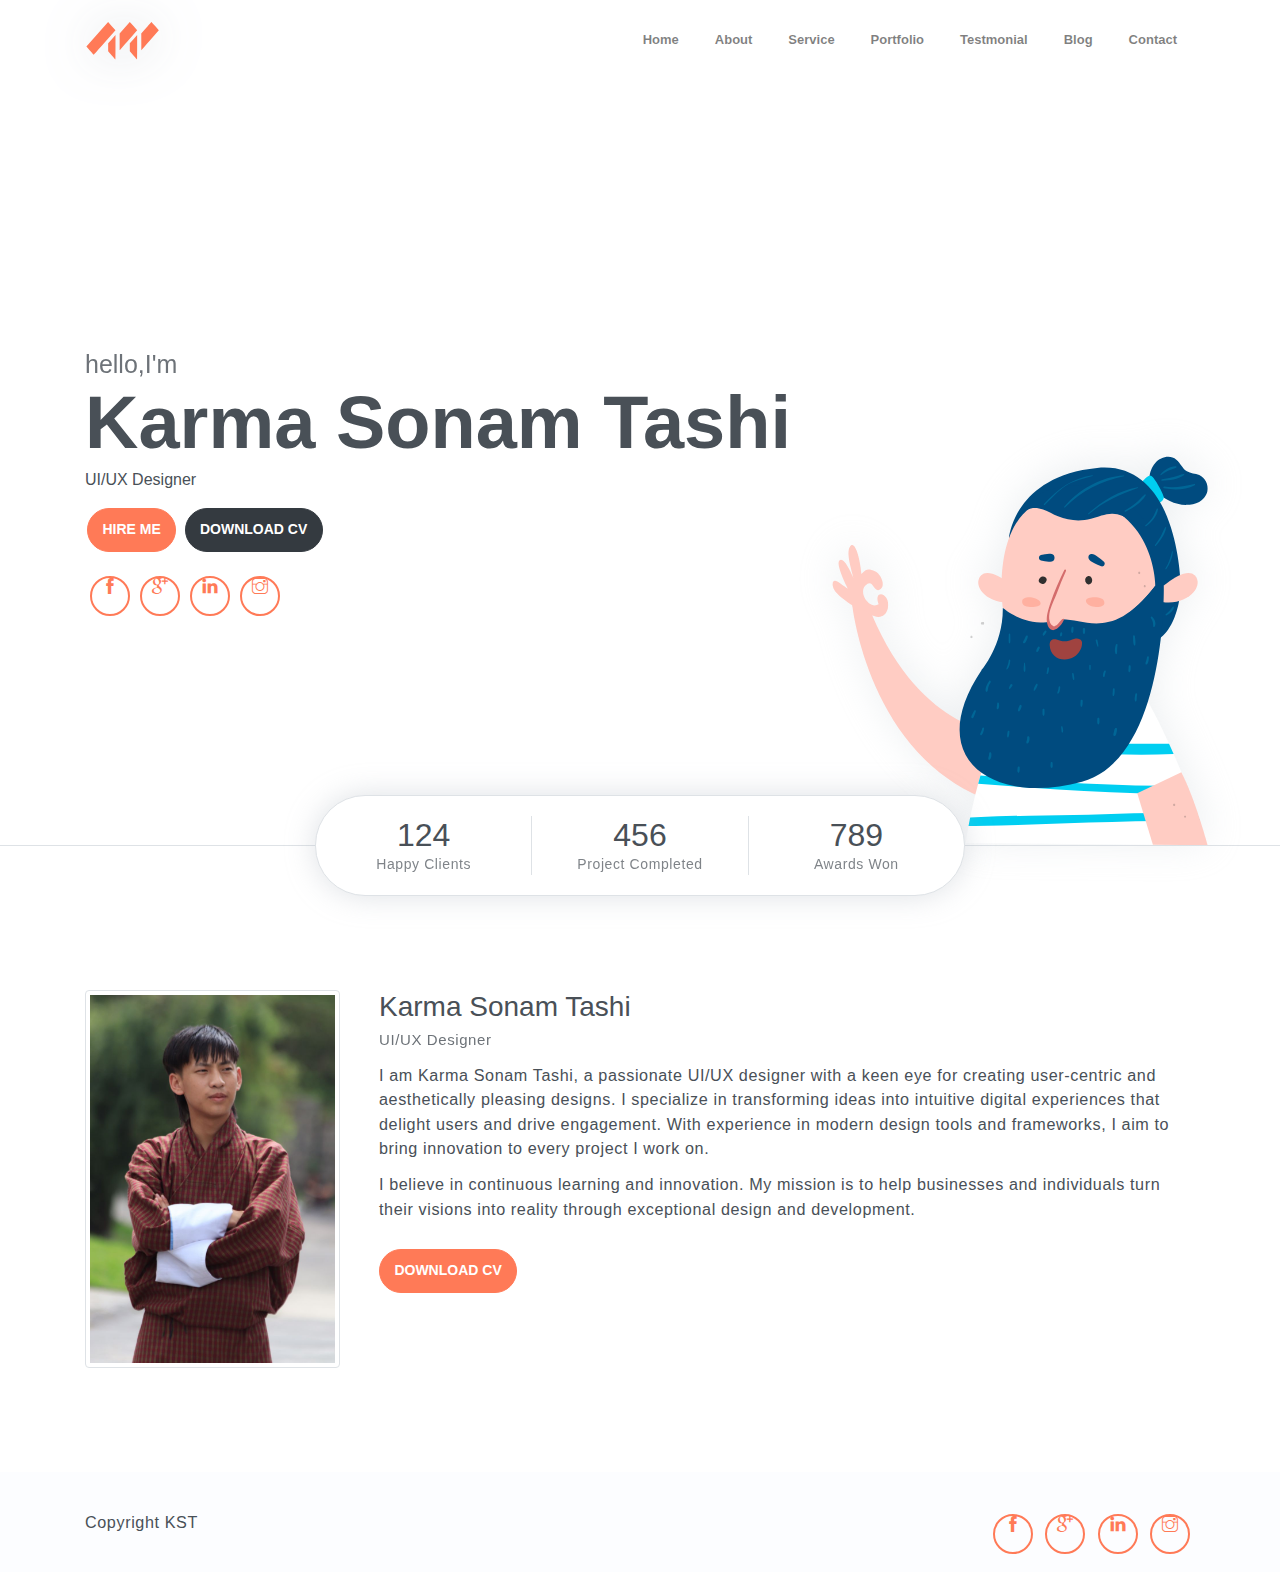
<file: home.html>
<html lang="en">
<head>
	
    <title>KST</title>
    <!-- font icons -->
    <link rel="stylesheet" href="assets/vendors/themify-icons/css/themify-icons.css">
    
	<link rel="stylesheet" href="assets/css/styles.css">
</head>
<body data-spy="scroll" data-target=".navbar" data-offset="40" id="home">

    <!-- Page navigation -->
    <nav class="navbar navbar-expand-lg navbar-light fixed-top" data-spy="affix" data-offset-top="0">
        <div class="container">
            <a class="navbar-brand" href="#"><img src="assets/imgs/logo.svg" alt=""></a>
            <button class="navbar-toggler" type="button" data-toggle="collapse" data-target="#navbarSupportedContent" aria-controls="navbarSupportedContent" aria-expanded="false" aria-label="Toggle navigation">
                <span class="navbar-toggler-icon"></span>
            </button>

            <div class="collapse navbar-collapse" id="navbarSupportedContent">
                <ul class="navbar-nav ml-auto align-items-center">
                    <li class="nav-item">
                        <a class="nav-link" href="home.html">Home</a>
                    </li>
                    <li class="nav-item">
                        <a class="nav-link" href="about.html">About</a>
                    </li>
                    <li class="nav-item">
                        <a class="nav-link" href="services.html">Service</a>
                    </li>                   
                    <li class="nav-item">
                        <a class="nav-link" href="portfolio.html">Portfolio</a>
                    </li>
                    <li class="nav-item">
                        <a class="nav-link" href="testimonials.html">Testmonial</a>
                    </li>
                    <li class="nav-item">
                        <a class="nav-link" href="blog.html">Blog</a>
                    </li>
                    <li class="nav-item">
                        <a class="nav-link" href="contact.html">Contact</a>
                    </li>
                    
                </ul>
            </div>
        </div>          
    </nav>
    <!-- End of page navibation -->

    <!-- Page Header -->
    <header class="header" id="home">
        <div class="container">
            <div class="infos">
                <h6 class="subtitle">hello,I'm</h6>
                <h6 class="title">Karma Sonam Tashi</h6>
                <div id="word-transition" class="word-transition">
                    <span class="word">UI/UX Designer</span>
                </div>
                

                <div class="buttons pt-3">
                    <button class="btn btn-primary rounded">HIRE ME</button>
                    <button class="btn btn-dark rounded">
                        <a href="Karma_Sonam_Tashi_CV.pdf.pdf" download="Karma Sonam Tashi CV" style="color:white; text-decoration:none;">
                            DOWNLOAD CV
                        </a>
                    </button>
                    
                </div>      

                <div class="socials mt-4">
                    <a class="social-item" href="https://www.facebook.com/profile.php?id=100095026430742" target="_blank"><i class="ti-facebook"></i></a>
                    <a class="social-item" href="https://mail.google.com/mail/u/0/?tab=rm&ogbl#inbox" target="_blank"><i class="ti-google"></i></a>
                    <a class="social-item" href="https://www.linkedin.com/feed/?trk=guest_homepage-basic_google-one-tap-submit" target="_blank"><i class="ti-linkedin"></i></a>
                    <a class="social-item" href="https://www.instagram.com/_kkstt/?hl=en" target="_blank"><i class="ti-instagram"></i></a>
                </div>                
            </div>              
            <div class="img-holder">
                <img src="assets/imgs/man.svg" alt="">
            </div>      
        </div>  

        <!-- Header-widget -->
        <div class="widget">
            <div class="widget-item">
                <h2>124</h2>
                <p>Happy Clients</p>
            </div>
            <div class="widget-item">
                <h2>456</h2>
                <p>Project Completed</p>
            </div>
            <div class="widget-item">
                <h2>789</h2>
                <p>Awards Won</p>
            </div>
        </div>
    </header>
    <!-- End of Page Header -->
    
    <!-- About section -->
    <section id="about" class="section mt-3">
        <div class="container mt-5">
            <div class="row text-center text-md-left">
                <div class="col-md-3">
                    <img src="assets/imgs/avatar.jpeg" alt="" class="img-thumbnail mb-4">
                </div>
                <div class="pl-md-4 col-md-9">
                    <h6 class="title">Karma Sonam Tashi</h6>
                    <p class="subtitle">UI/UX Designer</p>
                    <p>I am Karma Sonam Tashi, a passionate UI/UX designer with a keen eye for creating 
                        user-centric and aesthetically pleasing designs. I specialize in transforming ideas into 
                        intuitive digital experiences that delight users and drive engagement. With experience in 
                        modern design tools and frameworks, I aim to bring innovation to every project I work on.</p>
                    <p> I believe in continuous learning and innovation. My mission is to help businesses 
                        and individuals turn their visions into reality through exceptional design and development.</p>
                    <button class="btn btn-primary rounded mt-3">
                        <a href="Karma_Sonam_Tashi_CV.pdf.pdf" download="Karma Sonam Tashi CV" style="color:white; text-decoration:none;">
                            DOWNLOAD CV
                        </a>
                    </button>                   
                </div>
            </div>
        </div>
    </section>
<!-- Page Footer -->
<footer class="page-footer">
    <div class="container">
        <div class="row align-items-center">
            <div class="col-sm-6">
                <p>Copyright KST
            </div>
            <div class="col-sm-6">
                <div class="socials mt-4">
                    <a class="social-item" href="https://www.facebook.com/profile.php?id=100095026430742" target="_blank"><i class="ti-facebook"></i></a>
                    <a class="social-item" href="https://mail.google.com/mail/u/0/?tab=rm&ogbl#inbox" target="_blank"><i class="ti-google"></i></a>
                    <a class="social-item" href="https://www.linkedin.com/feed/?trk=guest_homepage-basic_google-one-tap-submit" target="_blank"><i class="ti-linkedin"></i></a>
                    <a class="social-item" href="https://www.instagram.com/_kkstt/?hl=en" target="_blank"><i class="ti-instagram"></i></a>
                </div>                
            </div>
        </div>
    </div>
</footer> 
<!-- End of page footer -->

<!-- core  -->
<script src="assets/vendors/jquery/jquery-3.4.1.js"></script>
<script src="assets/vendors/bootstrap/bootstrap.bundle.js"></script>
<!-- bootstrap 3 affix -->
<script src="assets/vendors/bootstrap/bootstrap.affix.js"></script>

<!-- steller js -->
<script src="assets/js/steller.js"></script>

</body>
</html>
</file>
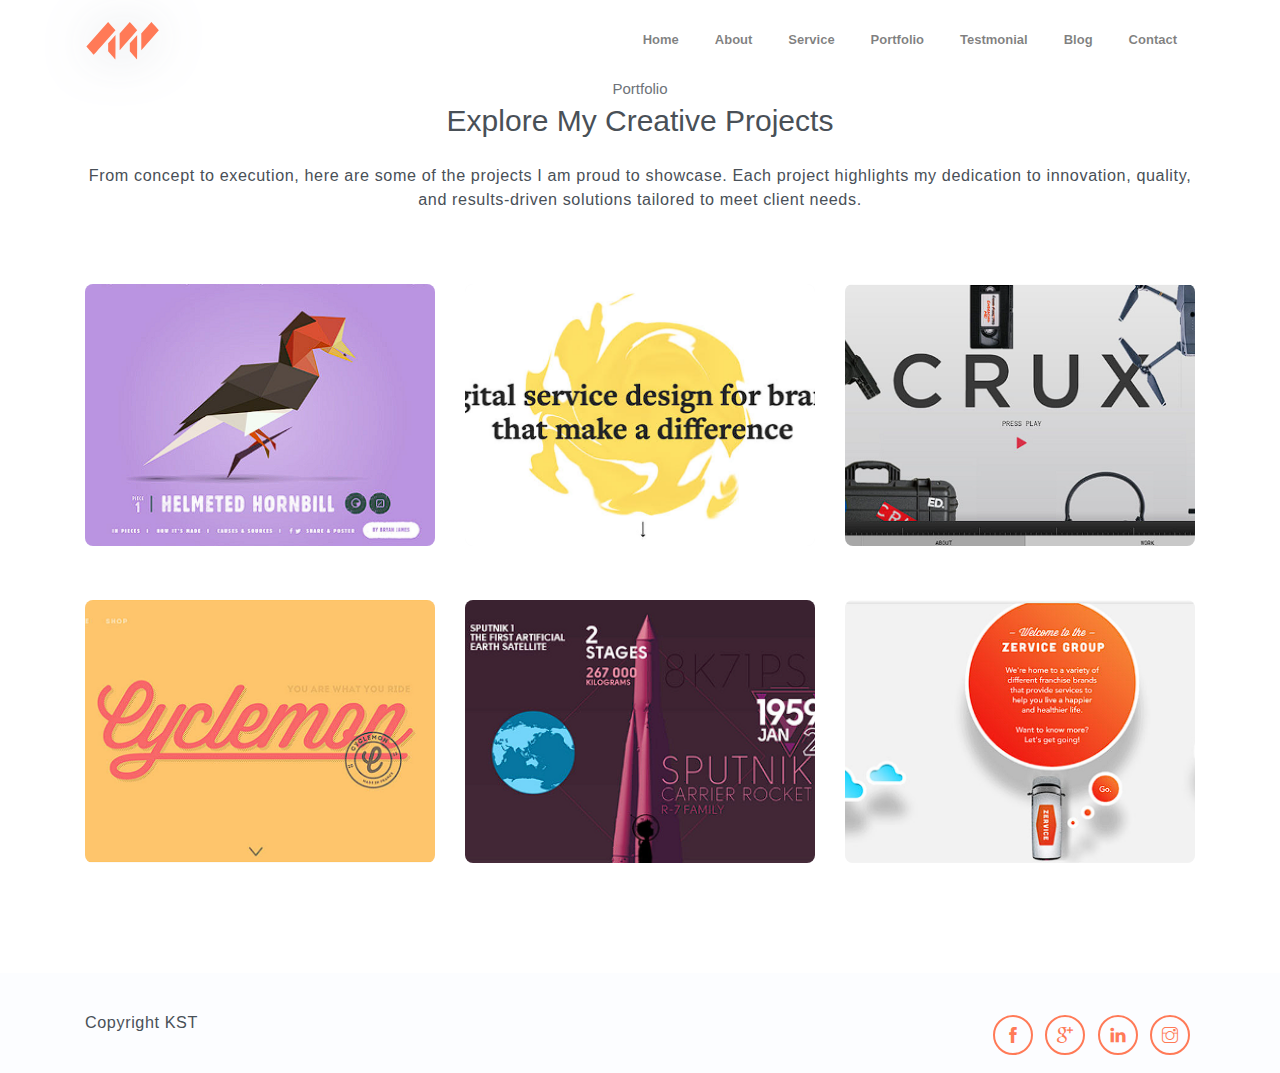
<file: portfolio.html>
<!DOCTYPE html>
<html lang="en">
<head>
	
    <title>KST</title>
    <!-- font icons -->
    <link rel="stylesheet" href="assets/vendors/themify-icons/css/themify-icons.css">
    
	<link rel="stylesheet" href="assets/css/styles.css">
</head>
<body data-spy="scroll" data-target=".navbar" data-offset="40" id="home">

    <!-- Page navigation -->
    <nav class="navbar navbar-expand-lg navbar-light fixed-top" data-spy="affix" data-offset-top="0">
        <div class="container">
            <a class="navbar-brand" href="#"><img src="assets/imgs/logo.svg" alt=""></a>
            <button class="navbar-toggler" type="button" data-toggle="collapse" data-target="#navbarSupportedContent" aria-controls="navbarSupportedContent" aria-expanded="false" aria-label="Toggle navigation">
                <span class="navbar-toggler-icon"></span>
            </button>

            <div class="collapse navbar-collapse" id="navbarSupportedContent">
                <ul class="navbar-nav ml-auto align-items-center">
                    <li class="nav-item">
                        <a class="nav-link" href="index.html">Home</a>
                    </li>
                    <li class="nav-item">
                        <a class="nav-link" href="about.html">About</a>
                    </li>
                    <li class="nav-item">
                        <a class="nav-link" href="services.html">Service</a>
                    </li>                   
                    <li class="nav-item">
                        <a class="nav-link" href="portfolio.html">Portfolio</a>
                    </li>
                    <li class="nav-item">
                        <a class="nav-link" href="testimonials.html">Testmonial</a>
                    </li>
                    <li class="nav-item">
                        <a class="nav-link" href="blog.html">Blog</a>
                    </li>
                    <li class="nav-item">
                        <a class="nav-link" href="contact.html">Contact</a>
                    </li>
                </ul>
            </div>
        </div>          
    </nav>
    <!-- End of page navibation -->


    <!-- Portfolio section -->
    <section id="portfolio" class="section">
        <div class="container text-center">
            <h6 class="subtitle">Portfolio</h6>
            <h6 class="section-title mb-4">Explore My Creative Projects</h6>
            <p class="mb-5 pb-4">
                From concept to execution, here are some of the projects I am proud to showcase. Each project highlights my dedication to innovation, quality, and results-driven solutions tailored to meet client needs.
            </p>
    
            <div class="row">
                <!-- Project 1 -->
                <div class="col-sm-4">
                    <div class="img-wrapper">
                        <img src="assets/imgs/folio-1.png" alt="Pieces">
                        <div class="overlay">
                            <div class="overlay-infos">
                                <h5>Pieces</h5>
                                <p class="portfolio-description">Pieces is the definition of creative website design. It is an interactive website that beautifully present endangered animal species.</p>
                                <a href="javascript:void(0)"><i class="ti-zoom-in"></i></a>
                                <a href="javascript:void(0)"><i class="ti-link"></i></a>
                            </div>
                        </div>
                    </div>
                </div>
                <!-- Project 2 -->
                <div class="col-sm-4">
                    <div class="img-wrapper">
                        <img src="assets/imgs/folio-2.png" alt="Booreiland">
                        <div class="overlay">
                            <div class="overlay-infos">
                                <h5>Booreiland</h5>
                                <p class="portfolio-description">This is a very minimalist website that includes a simple homepage and classic menu designs.</p>
                                <a href="javascript:void(0)"><i class="ti-zoom-in"></i></a>
                                <a href="javascript:void(0)"><i class="ti-link"></i></a>
                            </div>
                        </div>
                    </div>
                </div>
                <!-- Project 3 -->
                <div class="col-sm-4">
                    <div class="img-wrapper">
                        <img src="assets/imgs/folio-3.png" alt="Cruxmedia">
                        <div class="overlay">
                            <div class="overlay-infos">
                                <h5>Cruxmedia</h5>
                                <p class="portfolio-description">It is a developer’s personal website, which is pretty much the reason why it looks so good.</p>
                                <a href="javascript:void(0)"><i class="ti-zoom-in"></i></a>
                                <a href="javascript:void(0)"><i class="ti-link"></i></a>
                            </div>
                        </div>
                    </div>
                </div>
            </div>
            <div class="row mt-4">
                <!-- Project 4 -->
                <div class="col-sm-4">
                    <div class="img-wrapper">
                        <img src="assets/imgs/folio-4.png" alt="Cyclemon">
                        <div class="overlay">
                            <div class="overlay-infos">
                                <h5>Cyclemon</h5>
                                <p class="portfolio-description">Cyclemon is the perfect place for cycling enthusiasts. It presents bicycles, but not in the manner that everyone is used to.</p>
                                <a href="javascript:void(0)"><i class="ti-zoom-in"></i></a>
                                <a href="javascript:void(0)"><i class="ti-link"></i></a>
                            </div>
                        </div>
                    </div>
                </div>
                <!-- Project 5 -->
                <div class="col-sm-4">
                    <div class="img-wrapper">
                        <img src="assets/imgs/folio-5.png" alt="In Space We Trust">
                        <div class="overlay">
                            <div class="overlay-infos">
                                <h5>In Space We Trust</h5>
                                <p class="portfolio-description">In Space We Trust deserves a special spot because of its use of gamification. The website has gamification elements that help people learn more about the space.</p>
                                <a href="javascript:void(0)"><i class="ti-zoom-in"></i></a>
                                <a href="javascript:void(0)"><i class="ti-link"></i></a>
                            </div>
                        </div>
                    </div>
                </div>
                <!-- Project 6 -->
                <div class="col-sm-4">
                    <div class="img-wrapper">
                        <img src="assets/imgs/folio-6.png" alt="Zervice">
                        <div class="overlay">
                            <div class="overlay-infos">
                                <h5>Zervice</h5>
                                <p class="portfolio-description">Zervice is a very unique website that splits multiple homepages into blocks. Users can choose the block they are interested in and the website takes them to the content they need.</p>
                                <a href="javascript:void(0)"><i class="ti-zoom-in"></i></a>
                                <a href="javascript:void(0)"><i class="ti-link"></i></a>
                            </div>
                        </div>
                    </div>
                </div>
            </div>
        </div>
    </section>
    <!-- End of portfolio section -->

    <!-- Page Footer -->
    <footer class="page-footer">
        <div class="container">
            <div class="row align-items-center">
                <div class="col-sm-6">
                    <p>Copyright KST
                </div>
                <div class="col-sm-6">
                    <div class="socials mt-4">
                        <a class="social-item" href="https://www.facebook.com/profile.php?id=100095026430742" target="_blank"><i class="ti-facebook"></i></a>
                        <a class="social-item" href="https://mail.google.com/mail/u/0/?tab=rm&ogbl#inbox" target="_blank"><i class="ti-google"></i></a>
                        <a class="social-item" href="https://www.linkedin.com/feed/?trk=guest_homepage-basic_google-one-tap-submit" target="_blank"><i class="ti-linkedin"></i></a>
                        <a class="social-item" href="https://www.instagram.com/_kkstt/?hl=en" target="_blank"><i class="ti-instagram"></i></a>
                    </div>                    
                </div>
            </div>
        </div>
    </footer> 
    <!-- End of page footer -->
	
	<!-- core  -->
    <script src="assets/vendors/jquery/jquery-3.4.1.js"></script>
    <script src="assets/vendors/bootstrap/bootstrap.bundle.js"></script>
    <!-- bootstrap 3 affix -->
	<script src="assets/vendors/bootstrap/bootstrap.affix.js"></script>

    <!-- steller js -->
    <script src="assets/js/steller.js"></script>

</body>
</html>
</file>
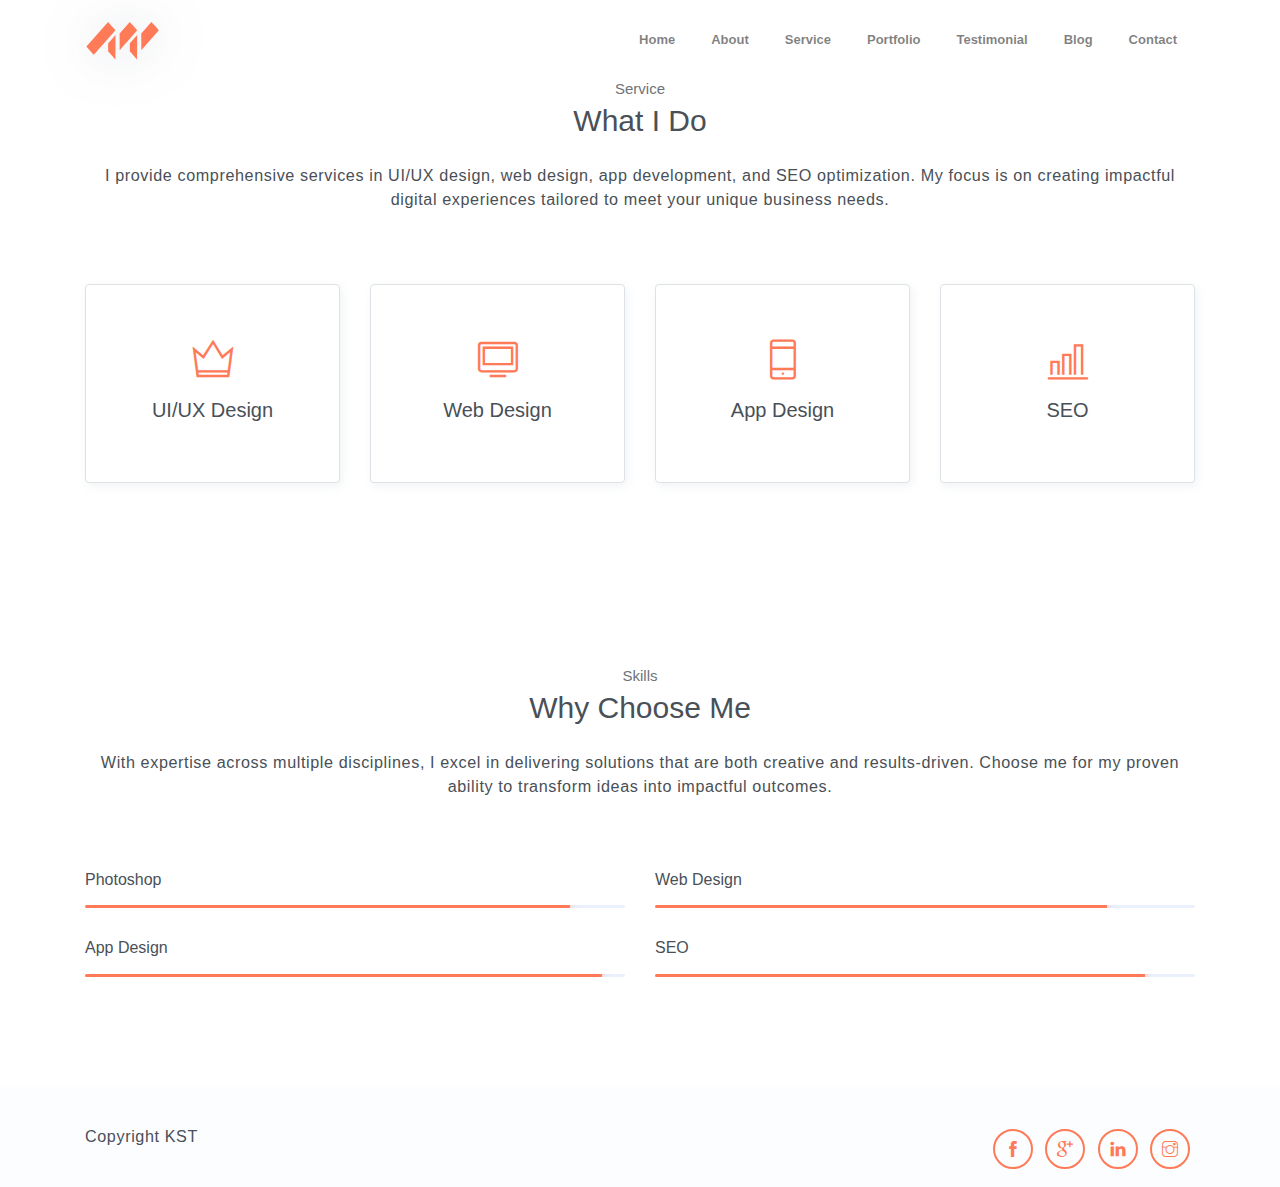
<file: services.html>
<!DOCTYPE html>
<html lang="en">
<head>
    <title>KST</title>
    <!-- font icons -->
    <link rel="stylesheet" href="assets/vendors/themify-icons/css/themify-icons.css">
    <link rel="stylesheet" href="assets/css/styles.css">
</head>

<!-- Page navigation -->
<nav class="navbar navbar-expand-lg navbar-light fixed-top" data-spy="affix" data-offset-top="0">
    <div class="container">
        <a class="navbar-brand" href="#"><img src="assets/imgs/logo.svg" alt=""></a>
        <button class="navbar-toggler" type="button" data-toggle="collapse" data-target="#navbarSupportedContent" aria-controls="navbarSupportedContent" aria-expanded="false" aria-label="Toggle navigation">
            <span class="navbar-toggler-icon"></span>
        </button>

        <div class="collapse navbar-collapse" id="navbarSupportedContent">
            <ul class="navbar-nav ml-auto align-items-center">
                <li class="nav-item"><a class="nav-link" href="index.html">Home</a></li>
                <li class="nav-item"><a class="nav-link" href="about.html">About</a></li>
                <li class="nav-item"><a class="nav-link" href="services.html">Service</a></li>
                <li class="nav-item"><a class="nav-link" href="portfolio.html">Portfolio</a></li>
                <li class="nav-item"><a class="nav-link" href="testimonials.html">Testimonial</a></li>
                <li class="nav-item"><a class="nav-link" href="blog.html">Blog</a></li>
                <li class="nav-item"><a class="nav-link" href="contact.html">Contact</a></li>
            </ul>
        </div>
    </div>          
</nav>
<!-- End of page navigation -->

<body data-spy="scroll" data-target=".navbar" data-offset="40" id="home">
    <!-- Service section -->
    <section id="service" class="section">
        <div class="container text-center">
            <h6 class="subtitle">Service</h6>
            <h6 class="section-title mb-4">What I Do</h6>
            <p class="mb-5 pb-4">
                I provide comprehensive services in UI/UX design, web design, app development, and SEO optimization. 
                My focus is on creating impactful digital experiences tailored to meet your unique business needs.
            </p>

            <div class="row">
                <div class="col-sm-6 col-md-3 mb-4">
                    <div class="custom-card card border">
                        <div class="card-body">
                            <i class="icon ti-crown"></i>
                            <h5>UI/UX Design</h5>
                        </div>
                    </div>
                </div>
                <div class="col-sm-6 col-md-3 mb-4">
                    <div class="custom-card card border">
                        <div class="card-body">
                            <i class="icon ti-desktop"></i>
                            <h5>Web Design</h5>
                        </div>
                    </div>
                </div>
                <div class="col-sm-6 col-md-3 mb-4">
                    <div class="custom-card card border">
                        <div class="card-body">
                            <i class="icon ti-mobile"></i>
                            <h5>App Design</h5>
                        </div>
                    </div>
                </div>
                <div class="col-sm-6 col-md-3 mb-4">
                    <div class="custom-card card border">
                        <div class="card-body">
                            <i class="icon ti-bar-chart"></i>
                            <h5>SEO</h5>
                        </div>
                    </div>
                </div>
            </div>
        </div>
    </section>
    <!-- End of Section -->
     
    <!-- Skills section -->
    <section class="section">
        <div class="container text-center">
            <h6 class="subtitle">Skills</h6>
            <h6 class="section-title mb-4">Why Choose Me</h6>
            <p class="mb-5 pb-4">
                With expertise across multiple disciplines, I excel in delivering solutions that are both creative and results-driven. 
                Choose me for my proven ability to transform ideas into impactful outcomes.
            </p>

            <div class="row text-left">
                <div class="col-sm-6">
                    <h6 class="mb-3">Photoshop</h6>
                    <div class="progress">
                        <div class="progress-bar bg-primary" role="progressbar" style="width: 89%;" aria-valuenow="25" aria-valuemin="0" aria-valuemax="100"><span>89%</span></div>
                    </div>
                </div>
                <div class="col-sm-6">
                    <h6 class="mb-3">Web Design</h6>
                    <div class="progress">
                        <div class="progress-bar bg-primary" role="progressbar" style="width: 83%;" aria-valuenow="25" aria-valuemin="0" aria-valuemax="100"><span>83%</span></div>
                    </div>
                </div>
                <div class="col-sm-6">
                    <h6 class="mb-3">App Design</h6>
                    <div class="progress">
                        <div class="progress-bar bg-primary" role="progressbar" style="width: 95%;" aria-valuenow="25" aria-valuemin="0" aria-valuemax="100"><span>95%</span></div>
                    </div>
                </div>
                <div class="col-sm-6">
                    <h6 class="mb-3">SEO</h6>
                    <div class="progress">
                        <div class="progress-bar bg-primary" role="progressbar" style="width: 90%;" aria-valuenow="25" aria-valuemin="0" aria-valuemax="100"><span>90%</span></div>
                    </div>
                </div>
            </div>  
        </div>
    </section>
    <!-- End of Skills section -->

    <!-- Page Footer -->
    <footer class="page-footer">
        <div class="container">
            <div class="row align-items-center">
                <div class="col-sm-6">
                    <p>Copyright KST</p>
                </div>
                <div class="col-sm-6">
                    <div class="socials mt-4">
                        <a class="social-item" href="https://www.facebook.com/profile.php?id=100095026430742" target="_blank"><i class="ti-facebook"></i></a>
                        <a class="social-item" href="https://mail.google.com/mail/u/0/?tab=rm&ogbl#inbox" target="_blank"><i class="ti-google"></i></a>
                        <a class="social-item" href="https://www.linkedin.com/feed/?trk=guest_homepage-basic_google-one-tap-submit" target="_blank"><i class="ti-linkedin"></i></a>
                        <a class="social-item" href="https://www.instagram.com/_kkstt/?hl=en" target="_blank"><i class="ti-instagram"></i></a>
                    </div>                    
                </div>
            </div>
        </div>
    </footer> 
    <!-- End of page footer -->
    
    <!-- core -->
    <script src="assets/vendors/jquery/jquery-3.4.1.js"></script>
    <script src="assets/vendors/bootstrap/bootstrap.bundle.js"></script>
    <!-- bootstrap 3 affix -->
    <script src="assets/vendors/bootstrap/bootstrap.affix.js"></script>

    <!-- steller js -->
    <script src="assets/js/steller.js"></script>
</body>
</html>
</file>
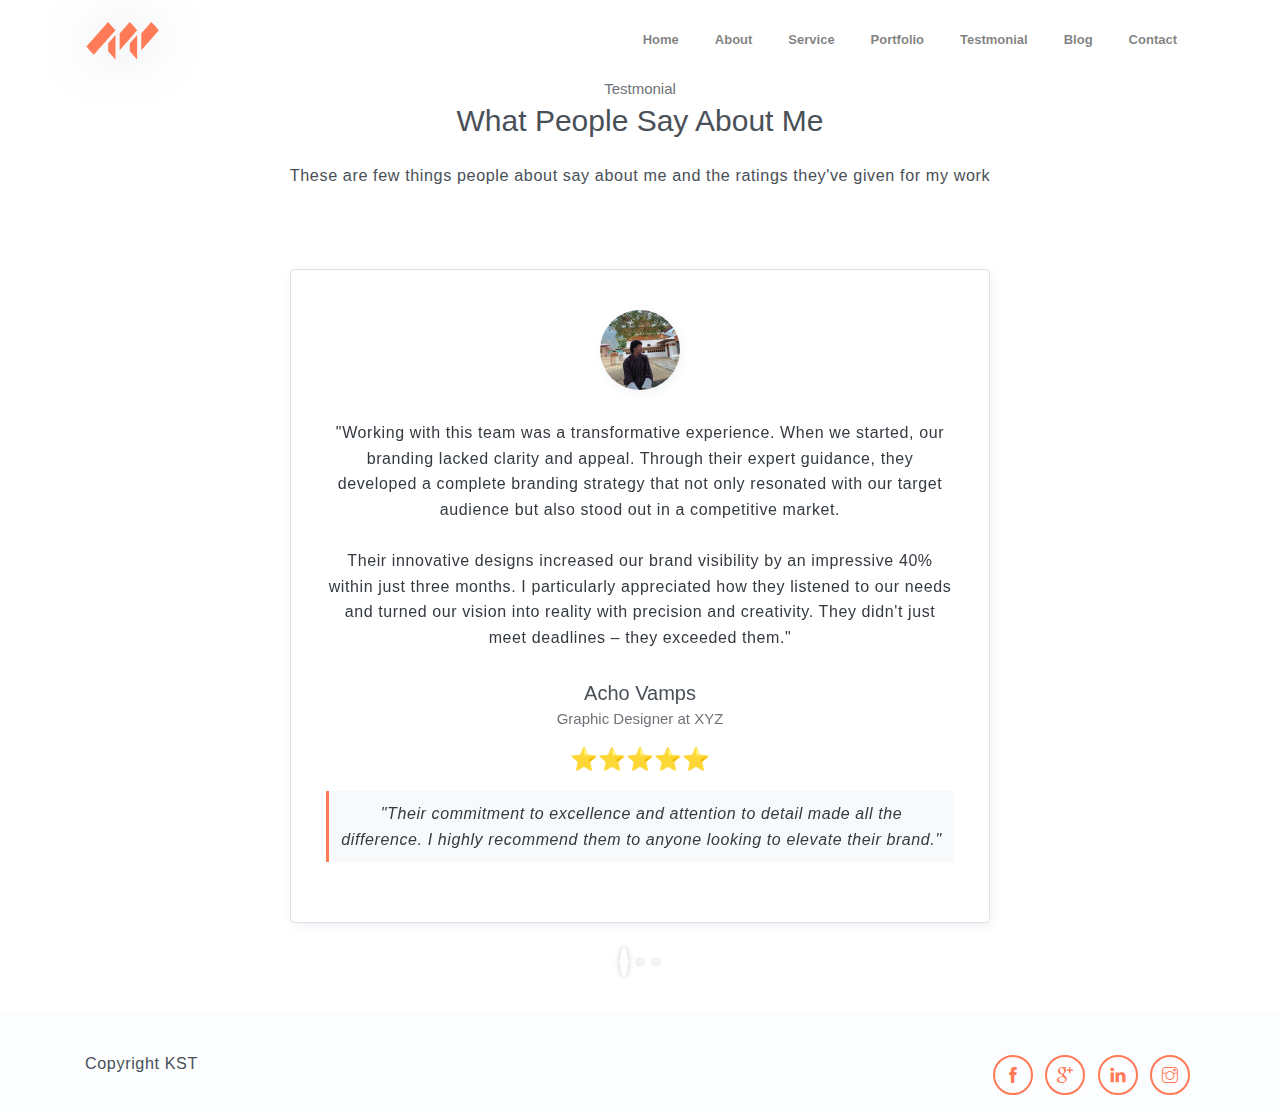
<file: testimonials.html>
<!DOCTYPE html>
<html lang="en">
<head>
	
    <title>KST</title>
    <!-- font icons -->
    <link rel="stylesheet" href="assets/vendors/themify-icons/css/themify-icons.css">
    
	<link rel="stylesheet" href="assets/css/styles.css">
</head>
<body data-spy="scroll" data-target=".navbar" data-offset="40" id="home">

    <!-- Page navigation -->
    <nav class="navbar navbar-expand-lg navbar-light fixed-top" data-spy="affix" data-offset-top="0">
        <div class="container">
            <a class="navbar-brand" href="#"><img src="assets/imgs/logo.svg" alt=""></a>
            <button class="navbar-toggler" type="button" data-toggle="collapse" data-target="#navbarSupportedContent" aria-controls="navbarSupportedContent" aria-expanded="false" aria-label="Toggle navigation">
                <span class="navbar-toggler-icon"></span>
            </button>

            <div class="collapse navbar-collapse" id="navbarSupportedContent">
                <ul class="navbar-nav ml-auto align-items-center">
                    <li class="nav-item">
                        <a class="nav-link" href="index.html">Home</a>
                    </li>
                    <li class="nav-item">
                        <a class="nav-link" href="about.html">About</a>
                    </li>
                    <li class="nav-item">
                        <a class="nav-link" href="services.html">Service</a>
                    </li>                   
                    <li class="nav-item">
                        <a class="nav-link" href="portfolio.html">Portfolio</a>
                    </li>
                    <li class="nav-item">
                        <a class="nav-link" href="testimonials.html">Testmonial</a>
                    </li>
                    <li class="nav-item">
                        <a class="nav-link" href="blog.html">Blog</a>
                    </li>
                    <li class="nav-item">
                        <a class="nav-link" href="contact.html">Contact</a>
                    </li>
                </ul>
            </div>
        </div>          
    </nav>
    <!-- End of page navibation -->

    <!-- Testmonial Section -->
    <section id="testmonial" class="section">
        <div class="container text-center">
            <h6 class="subtitle">Testmonial</h6>
            <h6 class="section-title mb-4">What People Say About Me</h6>
            <p class="mb-5 pb-4">These are few things people about say about me and the ratings they've given for my work</p>


            <div id="carouselExampleIndicators" class="carousel slide" data-ride="carousel">
                <ol class="carousel-indicators">
                    <li data-target="#carouselExampleIndicators" data-slide-to="0" class="active"></li>
                    <li data-target="#carouselExampleIndicators" data-slide-to="1"></li>
                    <li data-target="#carouselExampleIndicators" data-slide-to="2"></li>
                </ol>
                <div class="carousel-inner">
                    <!-- Testimonial 1 -->
                    <div class="carousel-item active">
                        <div class="card testmonial-card border">
                            <div class="card-body">
                                <img src="assets/imgs/avatar-1.jpg" alt="Acho Vamps">
                                <p>
                                    "Working with this team was a transformative experience. When we started, our branding lacked clarity and appeal. Through their expert guidance, they developed a complete branding strategy that not only resonated with our target audience but also stood out in a competitive market. 
                                    <br><br>
                                    Their innovative designs increased our brand visibility by an impressive 40% within just three months. I particularly appreciated how they listened to our needs and turned our vision into reality with precision and creativity. They didn't just meet deadlines – they exceeded them."
                                </p>
                                <h1 class="title">Acho Vamps</h1>
                                <h1 class="subtitle">Graphic Designer at XYZ</h1>
                                <div class="ratings">
                                    <span>⭐⭐⭐⭐⭐</span>
                                </div>
                                <p class="additional-detail">
                                    "Their commitment to excellence and attention to detail made all the difference. I highly recommend them to anyone looking to elevate their brand."
                                </p>
                            </div>
                        </div>
                    </div>
                    <!-- Testimonial 2 -->
                    <div class="carousel-item">
                        <div class="card testmonial-card border">
                            <div class="card-body">
                                <img src="assets/imgs/avatar-2.jpg" alt="Man Singh">
                                <p>
                                    "Before working with this team, our website had minimal engagement and failed to convert leads. From the start, they took the time to understand our unique challenges and goals. They designed a modern, user-friendly website that has revolutionized how we interact with our customers. 
                                    <br><br>
                                    Since the redesign, our lead generation has skyrocketed by 70%, and customers frequently compliment the seamless experience. The team was incredibly professional, offering valuable insights at every stage of the project and always staying one step ahead."
                                </p>
                                <h1 class="title">Man Singh</h1>
                                <h1 class="subtitle">Web Designer at ABC</h1>
                                <div class="ratings">
                                    <span>⭐⭐⭐⭐⭐</span>
                                </div>
                                <p class="additional-detail">
                                    "Their support extends beyond the project. They continue to assist with updates and improvements, showing their dedication to long-term success."
                                </p>
                            </div>
                        </div>
                    </div>
                    <!-- Testimonial 3 -->
                    <div class="carousel-item">
                        <div class="card testmonial-card border">
                            <div class="card-body">
                                <img src="assets/imgs/avatar-3.jpg" alt="PC">
                                <p>
                                    "Our previous website struggled to engage users, resulting in high bounce rates and low conversions. This team completely turned things around. From the initial consultation, they showcased an exceptional understanding of user experience and modern design principles. 
                                    <br><br>
                                    They delivered a stunning website that improved user engagement by 50% within the first month of launch. The new features, including faster load times and an intuitive layout, have made a significant difference. Their team worked tirelessly to ensure every detail was perfect."
                                </p>
                                <h1 class="title">PC</h1>
                                <h1 class="subtitle">Web Developer at DEF</h1>
                                <div class="ratings">
                                    <span>⭐⭐⭐⭐⭐</span>
                                </div>
                                <p class="additional-detail">
                                    "I’m thoroughly impressed by their creativity, technical expertise, and professionalism. I look forward to collaborating with them again."
                                </p>
                            </div>
                        </div>
                    </div>
                </div>
            </div>            
    </section>
    <!-- End of testmonial section -->

    <!-- Page Footer -->
    <footer class="page-footer">
        <div class="container">
            <div class="row align-items-center">
                <div class="col-sm-6">
                    <p>Copyright KST
                </div>
                <div class="col-sm-6">
                    <div class="socials mt-4">
                        <a class="social-item" href="https://www.facebook.com/profile.php?id=100095026430742" target="_blank"><i class="ti-facebook"></i></a>
                        <a class="social-item" href="https://mail.google.com/mail/u/0/?tab=rm&ogbl#inbox" target="_blank"><i class="ti-google"></i></a>
                        <a class="social-item" href="https://www.linkedin.com/feed/?trk=guest_homepage-basic_google-one-tap-submit" target="_blank"><i class="ti-linkedin"></i></a>
                        <a class="social-item" href="https://www.instagram.com/_kkstt/?hl=en" target="_blank"><i class="ti-instagram"></i></a>
                    </div>                    
                </div>
            </div>
        </div>
    </footer> 
    <!-- End of page footer -->
	
	<!-- core  -->
    <script src="assets/vendors/jquery/jquery-3.4.1.js"></script>
    <script src="assets/vendors/bootstrap/bootstrap.bundle.js"></script>
    <!-- bootstrap 3 affix -->
	<script src="assets/vendors/bootstrap/bootstrap.affix.js"></script>

    <!-- steller js -->
    <script src="assets/js/steller.js"></script>

</body>
</html>
</file>
<file: assets/vendors/themify-icons/css/themify-icons.css>
@font-face {
	font-family: 'themify';
	src:url("../fonts/themify.eot?-fvbane");
	src:url("../fonts/themify.eot?#iefix-fvbane") format("embedded-opentype"),
		url("../fonts/themify.woff?-fvbane") format("woff"),
		url("../fonts/themify.ttf?-fvbane") format("truetype"),
		url("../fonts/themify.svg?-fvbane#themify") format("svg");
	font-weight: normal;
	font-style: normal;
}

[class^="ti-"], [class*=" ti-"] {
	font-family: 'themify';
	speak: none;
	font-style: normal;
	font-weight: normal;
	font-variant: normal;
	text-transform: none;
	line-height: 1;

	/* Better Font Rendering =========== */
	-webkit-font-smoothing: antialiased;
	-moz-osx-font-smoothing: grayscale;
}

.ti-wand:before {
	content: "\e600";
}
.ti-volume:before {
	content: "\e601";
}
.ti-user:before {
	content: "\e602";
}
.ti-unlock:before {
	content: "\e603";
}
.ti-unlink:before {
	content: "\e604";
}
.ti-trash:before {
	content: "\e605";
}
.ti-thought:before {
	content: "\e606";
}
.ti-target:before {
	content: "\e607";
}
.ti-tag:before {
	content: "\e608";
}
.ti-tablet:before {
	content: "\e609";
}
.ti-star:before {
	content: "\e60a";
}
.ti-spray:before {
	content: "\e60b";
}
.ti-signal:before {
	content: "\e60c";
}
.ti-shopping-cart:before {
	content: "\e60d";
}
.ti-shopping-cart-full:before {
	content: "\e60e";
}
.ti-settings:before {
	content: "\e60f";
}
.ti-search:before {
	content: "\e610";
}
.ti-zoom-in:before {
	content: "\e611";
}
.ti-zoom-out:before {
	content: "\e612";
}
.ti-cut:before {
	content: "\e613";
}
.ti-ruler:before {
	content: "\e614";
}
.ti-ruler-pencil:before {
	content: "\e615";
}
.ti-ruler-alt:before {
	content: "\e616";
}
.ti-bookmark:before {
	content: "\e617";
}
.ti-bookmark-alt:before {
	content: "\e618";
}
.ti-reload:before {
	content: "\e619";
}
.ti-plus:before {
	content: "\e61a";
}
.ti-pin:before {
	content: "\e61b";
}
.ti-pencil:before {
	content: "\e61c";
}
.ti-pencil-alt:before {
	content: "\e61d";
}
.ti-paint-roller:before {
	content: "\e61e";
}
.ti-paint-bucket:before {
	content: "\e61f";
}
.ti-na:before {
	content: "\e620";
}
.ti-mobile:before {
	content: "\e621";
}
.ti-minus:before {
	content: "\e622";
}
.ti-medall:before {
	content: "\e623";
}
.ti-medall-alt:before {
	content: "\e624";
}
.ti-marker:before {
	content: "\e625";
}
.ti-marker-alt:before {
	content: "\e626";
}
.ti-arrow-up:before {
	content: "\e627";
}
.ti-arrow-right:before {
	content: "\e628";
}
.ti-arrow-left:before {
	content: "\e629";
}
.ti-arrow-down:before {
	content: "\e62a";
}
.ti-lock:before {
	content: "\e62b";
}
.ti-location-arrow:before {
	content: "\e62c";
}
.ti-link:before {
	content: "\e62d";
}
.ti-layout:before {
	content: "\e62e";
}
.ti-layers:before {
	content: "\e62f";
}
.ti-layers-alt:before {
	content: "\e630";
}
.ti-key:before {
	content: "\e631";
}
.ti-import:before {
	content: "\e632";
}
.ti-image:before {
	content: "\e633";
}
.ti-heart:before {
	content: "\e634";
}
.ti-heart-broken:before {
	content: "\e635";
}
.ti-hand-stop:before {
	content: "\e636";
}
.ti-hand-open:before {
	content: "\e637";
}
.ti-hand-drag:before {
	content: "\e638";
}
.ti-folder:before {
	content: "\e639";
}
.ti-flag:before {
	content: "\e63a";
}
.ti-flag-alt:before {
	content: "\e63b";
}
.ti-flag-alt-2:before {
	content: "\e63c";
}
.ti-eye:before {
	content: "\e63d";
}
.ti-export:before {
	content: "\e63e";
}
.ti-exchange-vertical:before {
	content: "\e63f";
}
.ti-desktop:before {
	content: "\e640";
}
.ti-cup:before {
	content: "\e641";
}
.ti-crown:before {
	content: "\e642";
}
.ti-comments:before {
	content: "\e643";
}
.ti-comment:before {
	content: "\e644";
}
.ti-comment-alt:before {
	content: "\e645";
}
.ti-close:before {
	content: "\e646";
}
.ti-clip:before {
	content: "\e647";
}
.ti-angle-up:before {
	content: "\e648";
}
.ti-angle-right:before {
	content: "\e649";
}
.ti-angle-left:before {
	content: "\e64a";
}
.ti-angle-down:before {
	content: "\e64b";
}
.ti-check:before {
	content: "\e64c";
}
.ti-check-box:before {
	content: "\e64d";
}
.ti-camera:before {
	content: "\e64e";
}
.ti-announcement:before {
	content: "\e64f";
}
.ti-brush:before {
	content: "\e650";
}
.ti-briefcase:before {
	content: "\e651";
}
.ti-bolt:before {
	content: "\e652";
}
.ti-bolt-alt:before {
	content: "\e653";
}
.ti-blackboard:before {
	content: "\e654";
}
.ti-bag:before {
	content: "\e655";
}
.ti-move:before {
	content: "\e656";
}
.ti-arrows-vertical:before {
	content: "\e657";
}
.ti-arrows-horizontal:before {
	content: "\e658";
}
.ti-fullscreen:before {
	content: "\e659";
}
.ti-arrow-top-right:before {
	content: "\e65a";
}
.ti-arrow-top-left:before {
	content: "\e65b";
}
.ti-arrow-circle-up:before {
	content: "\e65c";
}
.ti-arrow-circle-right:before {
	content: "\e65d";
}
.ti-arrow-circle-left:before {
	content: "\e65e";
}
.ti-arrow-circle-down:before {
	content: "\e65f";
}
.ti-angle-double-up:before {
	content: "\e660";
}
.ti-angle-double-right:before {
	content: "\e661";
}
.ti-angle-double-left:before {
	content: "\e662";
}
.ti-angle-double-down:before {
	content: "\e663";
}
.ti-zip:before {
	content: "\e664";
}
.ti-world:before {
	content: "\e665";
}
.ti-wheelchair:before {
	content: "\e666";
}
.ti-view-list:before {
	content: "\e667";
}
.ti-view-list-alt:before {
	content: "\e668";
}
.ti-view-grid:before {
	content: "\e669";
}
.ti-uppercase:before {
	content: "\e66a";
}
.ti-upload:before {
	content: "\e66b";
}
.ti-underline:before {
	content: "\e66c";
}
.ti-truck:before {
	content: "\e66d";
}
.ti-timer:before {
	content: "\e66e";
}
.ti-ticket:before {
	content: "\e66f";
}
.ti-thumb-up:before {
	content: "\e670";
}
.ti-thumb-down:before {
	content: "\e671";
}
.ti-text:before {
	content: "\e672";
}
.ti-stats-up:before {
	content: "\e673";
}
.ti-stats-down:before {
	content: "\e674";
}
.ti-split-v:before {
	content: "\e675";
}
.ti-split-h:before {
	content: "\e676";
}
.ti-smallcap:before {
	content: "\e677";
}
.ti-shine:before {
	content: "\e678";
}
.ti-shift-right:before {
	content: "\e679";
}
.ti-shift-left:before {
	content: "\e67a";
}
.ti-shield:before {
	content: "\e67b";
}
.ti-notepad:before {
	content: "\e67c";
}
.ti-server:before {
	content: "\e67d";
}
.ti-quote-right:before {
	content: "\e67e";
}
.ti-quote-left:before {
	content: "\e67f";
}
.ti-pulse:before {
	content: "\e680";
}
.ti-printer:before {
	content: "\e681";
}
.ti-power-off:before {
	content: "\e682";
}
.ti-plug:before {
	content: "\e683";
}
.ti-pie-chart:before {
	content: "\e684";
}
.ti-paragraph:before {
	content: "\e685";
}
.ti-panel:before {
	content: "\e686";
}
.ti-package:before {
	content: "\e687";
}
.ti-music:before {
	content: "\e688";
}
.ti-music-alt:before {
	content: "\e689";
}
.ti-mouse:before {
	content: "\e68a";
}
.ti-mouse-alt:before {
	content: "\e68b";
}
.ti-money:before {
	content: "\e68c";
}
.ti-microphone:before {
	content: "\e68d";
}
.ti-menu:before {
	content: "\e68e";
}
.ti-menu-alt:before {
	content: "\e68f";
}
.ti-map:before {
	content: "\e690";
}
.ti-map-alt:before {
	content: "\e691";
}
.ti-loop:before {
	content: "\e692";
}
.ti-location-pin:before {
	content: "\e693";
}
.ti-list:before {
	content: "\e694";
}
.ti-light-bulb:before {
	content: "\e695";
}
.ti-Italic:before {
	content: "\e696";
}
.ti-info:before {
	content: "\e697";
}
.ti-infinite:before {
	content: "\e698";
}
.ti-id-badge:before {
	content: "\e699";
}
.ti-hummer:before {
	content: "\e69a";
}
.ti-home:before {
	content: "\e69b";
}
.ti-help:before {
	content: "\e69c";
}
.ti-headphone:before {
	content: "\e69d";
}
.ti-harddrives:before {
	content: "\e69e";
}
.ti-harddrive:before {
	content: "\e69f";
}
.ti-gift:before {
	content: "\e6a0";
}
.ti-game:before {
	content: "\e6a1";
}
.ti-filter:before {
	content: "\e6a2";
}
.ti-files:before {
	content: "\e6a3";
}
.ti-file:before {
	content: "\e6a4";
}
.ti-eraser:before {
	content: "\e6a5";
}
.ti-envelope:before {
	content: "\e6a6";
}
.ti-download:before {
	content: "\e6a7";
}
.ti-direction:before {
	content: "\e6a8";
}
.ti-direction-alt:before {
	content: "\e6a9";
}
.ti-dashboard:before {
	content: "\e6aa";
}
.ti-control-stop:before {
	content: "\e6ab";
}
.ti-control-shuffle:before {
	content: "\e6ac";
}
.ti-control-play:before {
	content: "\e6ad";
}
.ti-control-pause:before {
	content: "\e6ae";
}
.ti-control-forward:before {
	content: "\e6af";
}
.ti-control-backward:before {
	content: "\e6b0";
}
.ti-cloud:before {
	content: "\e6b1";
}
.ti-cloud-up:before {
	content: "\e6b2";
}
.ti-cloud-down:before {
	content: "\e6b3";
}
.ti-clipboard:before {
	content: "\e6b4";
}
.ti-car:before {
	content: "\e6b5";
}
.ti-calendar:before {
	content: "\e6b6";
}
.ti-book:before {
	content: "\e6b7";
}
.ti-bell:before {
	content: "\e6b8";
}
.ti-basketball:before {
	content: "\e6b9";
}
.ti-bar-chart:before {
	content: "\e6ba";
}
.ti-bar-chart-alt:before {
	content: "\e6bb";
}
.ti-back-right:before {
	content: "\e6bc";
}
.ti-back-left:before {
	content: "\e6bd";
}
.ti-arrows-corner:before {
	content: "\e6be";
}
.ti-archive:before {
	content: "\e6bf";
}
.ti-anchor:before {
	content: "\e6c0";
}
.ti-align-right:before {
	content: "\e6c1";
}
.ti-align-left:before {
	content: "\e6c2";
}
.ti-align-justify:before {
	content: "\e6c3";
}
.ti-align-center:before {
	content: "\e6c4";
}
.ti-alert:before {
	content: "\e6c5";
}
.ti-alarm-clock:before {
	content: "\e6c6";
}
.ti-agenda:before {
	content: "\e6c7";
}
.ti-write:before {
	content: "\e6c8";
}
.ti-window:before {
	content: "\e6c9";
}
.ti-widgetized:before {
	content: "\e6ca";
}
.ti-widget:before {
	content: "\e6cb";
}
.ti-widget-alt:before {
	content: "\e6cc";
}
.ti-wallet:before {
	content: "\e6cd";
}
.ti-video-clapper:before {
	content: "\e6ce";
}
.ti-video-camera:before {
	content: "\e6cf";
}
.ti-vector:before {
	content: "\e6d0";
}
.ti-themify-logo:before {
	content: "\e6d1";
}
.ti-themify-favicon:before {
	content: "\e6d2";
}
.ti-themify-favicon-alt:before {
	content: "\e6d3";
}
.ti-support:before {
	content: "\e6d4";
}
.ti-stamp:before {
	content: "\e6d5";
}
.ti-split-v-alt:before {
	content: "\e6d6";
}
.ti-slice:before {
	content: "\e6d7";
}
.ti-shortcode:before {
	content: "\e6d8";
}
.ti-shift-right-alt:before {
	content: "\e6d9";
}
.ti-shift-left-alt:before {
	content: "\e6da";
}
.ti-ruler-alt-2:before {
	content: "\e6db";
}
.ti-receipt:before {
	content: "\e6dc";
}
.ti-pin2:before {
	content: "\e6dd";
}
.ti-pin-alt:before {
	content: "\e6de";
}
.ti-pencil-alt2:before {
	content: "\e6df";
}
.ti-palette:before {
	content: "\e6e0";
}
.ti-more:before {
	content: "\e6e1";
}
.ti-more-alt:before {
	content: "\e6e2";
}
.ti-microphone-alt:before {
	content: "\e6e3";
}
.ti-magnet:before {
	content: "\e6e4";
}
.ti-line-double:before {
	content: "\e6e5";
}
.ti-line-dotted:before {
	content: "\e6e6";
}
.ti-line-dashed:before {
	content: "\e6e7";
}
.ti-layout-width-full:before {
	content: "\e6e8";
}
.ti-layout-width-default:before {
	content: "\e6e9";
}
.ti-layout-width-default-alt:before {
	content: "\e6ea";
}
.ti-layout-tab:before {
	content: "\e6eb";
}
.ti-layout-tab-window:before {
	content: "\e6ec";
}
.ti-layout-tab-v:before {
	content: "\e6ed";
}
.ti-layout-tab-min:before {
	content: "\e6ee";
}
.ti-layout-slider:before {
	content: "\e6ef";
}
.ti-layout-slider-alt:before {
	content: "\e6f0";
}
.ti-layout-sidebar-right:before {
	content: "\e6f1";
}
.ti-layout-sidebar-none:before {
	content: "\e6f2";
}
.ti-layout-sidebar-left:before {
	content: "\e6f3";
}
.ti-layout-placeholder:before {
	content: "\e6f4";
}
.ti-layout-menu:before {
	content: "\e6f5";
}
.ti-layout-menu-v:before {
	content: "\e6f6";
}
.ti-layout-menu-separated:before {
	content: "\e6f7";
}
.ti-layout-menu-full:before {
	content: "\e6f8";
}
.ti-layout-media-right-alt:before {
	content: "\e6f9";
}
.ti-layout-media-right:before {
	content: "\e6fa";
}
.ti-layout-media-overlay:before {
	content: "\e6fb";
}
.ti-layout-media-overlay-alt:before {
	content: "\e6fc";
}
.ti-layout-media-overlay-alt-2:before {
	content: "\e6fd";
}
.ti-layout-media-left-alt:before {
	content: "\e6fe";
}
.ti-layout-media-left:before {
	content: "\e6ff";
}
.ti-layout-media-center-alt:before {
	content: "\e700";
}
.ti-layout-media-center:before {
	content: "\e701";
}
.ti-layout-list-thumb:before {
	content: "\e702";
}
.ti-layout-list-thumb-alt:before {
	content: "\e703";
}
.ti-layout-list-post:before {
	content: "\e704";
}
.ti-layout-list-large-image:before {
	content: "\e705";
}
.ti-layout-line-solid:before {
	content: "\e706";
}
.ti-layout-grid4:before {
	content: "\e707";
}
.ti-layout-grid3:before {
	content: "\e708";
}
.ti-layout-grid2:before {
	content: "\e709";
}
.ti-layout-grid2-thumb:before {
	content: "\e70a";
}
.ti-layout-cta-right:before {
	content: "\e70b";
}
.ti-layout-cta-left:before {
	content: "\e70c";
}
.ti-layout-cta-center:before {
	content: "\e70d";
}
.ti-layout-cta-btn-right:before {
	content: "\e70e";
}
.ti-layout-cta-btn-left:before {
	content: "\e70f";
}
.ti-layout-column4:before {
	content: "\e710";
}
.ti-layout-column3:before {
	content: "\e711";
}
.ti-layout-column2:before {
	content: "\e712";
}
.ti-layout-accordion-separated:before {
	content: "\e713";
}
.ti-layout-accordion-merged:before {
	content: "\e714";
}
.ti-layout-accordion-list:before {
	content: "\e715";
}
.ti-ink-pen:before {
	content: "\e716";
}
.ti-info-alt:before {
	content: "\e717";
}
.ti-help-alt:before {
	content: "\e718";
}
.ti-headphone-alt:before {
	content: "\e719";
}
.ti-hand-point-up:before {
	content: "\e71a";
}
.ti-hand-point-right:before {
	content: "\e71b";
}
.ti-hand-point-left:before {
	content: "\e71c";
}
.ti-hand-point-down:before {
	content: "\e71d";
}
.ti-gallery:before {
	content: "\e71e";
}
.ti-face-smile:before {
	content: "\e71f";
}
.ti-face-sad:before {
	content: "\e720";
}
.ti-credit-card:before {
	content: "\e721";
}
.ti-control-skip-forward:before {
	content: "\e722";
}
.ti-control-skip-backward:before {
	content: "\e723";
}
.ti-control-record:before {
	content: "\e724";
}
.ti-control-eject:before {
	content: "\e725";
}
.ti-comments-smiley:before {
	content: "\e726";
}
.ti-brush-alt:before {
	content: "\e727";
}
.ti-youtube:before {
	content: "\e728";
}
.ti-vimeo:before {
	content: "\e729";
}
.ti-twitter:before {
	content: "\e72a";
}
.ti-time:before {
	content: "\e72b";
}
.ti-tumblr:before {
	content: "\e72c";
}
.ti-skype:before {
	content: "\e72d";
}
.ti-share:before {
	content: "\e72e";
}
.ti-share-alt:before {
	content: "\e72f";
}
.ti-rocket:before {
	content: "\e730";
}
.ti-pinterest:before {
	content: "\e731";
}
.ti-new-window:before {
	content: "\e732";
}
.ti-microsoft:before {
	content: "\e733";
}
.ti-list-ol:before {
	content: "\e734";
}
.ti-linkedin:before {
	content: "\e735";
}
.ti-layout-sidebar-2:before {
	content: "\e736";
}
.ti-layout-grid4-alt:before {
	content: "\e737";
}
.ti-layout-grid3-alt:before {
	content: "\e738";
}
.ti-layout-grid2-alt:before {
	content: "\e739";
}
.ti-layout-column4-alt:before {
	content: "\e73a";
}
.ti-layout-column3-alt:before {
	content: "\e73b";
}
.ti-layout-column2-alt:before {
	content: "\e73c";
}
.ti-instagram:before {
	content: "\e73d";
}
.ti-google:before {
	content: "\e73e";
}
.ti-github:before {
	content: "\e73f";
}
.ti-flickr:before {
	content: "\e740";
}
.ti-facebook:before {
	content: "\e741";
}
.ti-dropbox:before {
	content: "\e742";
}
.ti-dribbble:before {
	content: "\e743";
}
.ti-apple:before {
	content: "\e744";
}
.ti-android:before {
	content: "\e745";
}
.ti-save:before {
	content: "\e746";
}
.ti-save-alt:before {
	content: "\e747";
}
.ti-yahoo:before {
	content: "\e748";
}
.ti-wordpress:before {
	content: "\e749";
}
.ti-vimeo-alt:before {
	content: "\e74a";
}
.ti-twitter-alt:before {
	content: "\e74b";
}
.ti-tumblr-alt:before {
	content: "\e74c";
}
.ti-trello:before {
	content: "\e74d";
}
.ti-stack-overflow:before {
	content: "\e74e";
}
.ti-soundcloud:before {
	content: "\e74f";
}
.ti-sharethis:before {
	content: "\e750";
}
.ti-sharethis-alt:before {
	content: "\e751";
}
.ti-reddit:before {
	content: "\e752";
}
.ti-pinterest-alt:before {
	content: "\e753";
}
.ti-microsoft-alt:before {
	content: "\e754";
}
.ti-linux:before {
	content: "\e755";
}
.ti-jsfiddle:before {
	content: "\e756";
}
.ti-joomla:before {
	content: "\e757";
}
.ti-html5:before {
	content: "\e758";
}
.ti-flickr-alt:before {
	content: "\e759";
}
.ti-email:before {
	content: "\e75a";
}
.ti-drupal:before {
	content: "\e75b";
}
.ti-dropbox-alt:before {
	content: "\e75c";
}
.ti-css3:before {
	content: "\e75d";
}
.ti-rss:before {
	content: "\e75e";
}
.ti-rss-alt:before {
	content: "\e75f";
}
</file>
<file: assets/css/styles.css>
:root {
  --blue: #79A9F5;
  --indigo: #C45F90;
  --purple: #A16AE8;
  --pink: #FC8BC0;
  --red: #F85C70;
  --orange: #FF8882;
  --yellow: #FAD02C;
  --green: #A3C14A;
  --teal: #20c997;
  --cyan: #47D8E0;
  --white: #fff;
  --gray: #6c757d;
  --gray-dark: #343a40;
  --primary: #ff7a57;
  --secondary: #6c757d;
  --success: #A3C14A;
  --info: #47D8E0;
  --warning: #FAD02C;
  --danger: #F85C70;
  --light: #f8f9fa;
  --dark: #343a40;
  --breakpoint-xs: 0;
  --breakpoint-sm: 576px;
  --breakpoint-md: 768px;
  --breakpoint-lg: 992px;
  --breakpoint-xl: 1200px;
  --font-family-sans-serif: -apple-system, BlinkMacSystemFont, "Segoe UI", Roboto, "Helvetica Neue", Arial, "Noto Sans", sans-serif, "Apple Color Emoji", "Segoe UI Emoji", "Segoe UI Symbol", "Noto Color Emoji";
  --font-family-monospace: SFMono-Regular, Menlo, Monaco, Consolas, "Liberation Mono", "Courier New", monospace;
}

*,
*::before,
*::after {
  box-sizing: border-box;
}

html {
  font-family: sans-serif;
  line-height: 1.15;
  -webkit-text-size-adjust: 100%;
  -webkit-tap-highlight-color: rgba(0, 0, 0, 0);
}

article, aside, figcaption, figure, footer, header, hgroup, main, nav, section {
  display: block;
}

body {
  margin: 0;
  font-family: -apple-system, BlinkMacSystemFont, "Segoe UI", Roboto, "Helvetica Neue", Arial, "Noto Sans", sans-serif, "Apple Color Emoji", "Segoe UI Emoji", "Segoe UI Symbol", "Noto Color Emoji";
  font-size: 1rem;
  font-weight: 400;
  line-height: 1.5;
  color: #495057;
  text-align: left;
  background-color: #fff;
}

[tabindex="-1"]:focus {
  outline: 0 !important;
}

hr {
  box-sizing: content-box;
  height: 0;
  overflow: visible;
}

h1, h2, h3, h4, h5, h6 {
  margin-top: 0;
  margin-bottom: 0.5rem;
}

p {
  margin-top: 0;
  margin-bottom: 1rem;
}

abbr[title],
abbr[data-original-title] {
  text-decoration: underline;
  -webkit-text-decoration: underline dotted;
          text-decoration: underline dotted;
  cursor: help;
  border-bottom: 0;
  -webkit-text-decoration-skip-ink: none;
          text-decoration-skip-ink: none;
}

address {
  margin-bottom: 1rem;
  font-style: normal;
  line-height: inherit;
}

ol,
ul,
dl {
  margin-top: 0;
  margin-bottom: 1rem;
}

ol ol,
ul ul,
ol ul,
ul ol {
  margin-bottom: 0;
}

dt {
  font-weight: 700;
}

dd {
  margin-bottom: .5rem;
  margin-left: 0;
}

blockquote {
  margin: 0 0 1rem;
}

b,
strong {
  font-weight: bolder;
}

small {
  font-size: 80%;
}

sub,
sup {
  position: relative;
  font-size: 75%;
  line-height: 0;
  vertical-align: baseline;
}

sub {
  bottom: -.25em;
}

sup {
  top: -.5em;
}

a {
  color: #ff7a57;
  text-decoration: none;
  background-color: transparent;
}

a:hover {
  color: #ff3d0b;
  text-decoration: underline;
}

a:not([href]):not([tabindex]) {
  color: inherit;
  text-decoration: none;
}

a:not([href]):not([tabindex]):hover, a:not([href]):not([tabindex]):focus {
  color: inherit;
  text-decoration: none;
}

a:not([href]):not([tabindex]):focus {
  outline: 0;
}

pre,
code,
kbd,
samp {
  font-family: SFMono-Regular, Menlo, Monaco, Consolas, "Liberation Mono", "Courier New", monospace;
  font-size: 1em;
}

pre {
  margin-top: 0;
  margin-bottom: 1rem;
  overflow: auto;
}

figure {
  margin: 0 0 1rem;
}

img {
  vertical-align: middle;
  border-style: none;
}

svg {
  overflow: hidden;
  vertical-align: middle;
}

table {
  border-collapse: collapse;
}

caption {
  padding-top: 0.75rem;
  padding-bottom: 0.75rem;
  color: #6c757d;
  text-align: left;
  caption-side: bottom;
}

th {
  text-align: inherit;
}

label {
  display: inline-block;
  margin-bottom: 0.5rem;
}

button {
  border-radius: 0;
}

button:focus {
  outline: 1px dotted;
  outline: 5px auto -webkit-focus-ring-color;
}

input,
button,
select,
optgroup,
textarea {
  margin: 0;
  font-family: inherit;
  font-size: inherit;
  line-height: inherit;
}

button,
input {
  overflow: visible;
}

button,
select {
  text-transform: none;
}

select {
  word-wrap: normal;
}

button,
[type="button"],
[type="reset"],
[type="submit"] {
  -webkit-appearance: button;
}

button:not(:disabled),
[type="button"]:not(:disabled),
[type="reset"]:not(:disabled),
[type="submit"]:not(:disabled) {
  cursor: pointer;
}

button::-moz-focus-inner,
[type="button"]::-moz-focus-inner,
[type="reset"]::-moz-focus-inner,
[type="submit"]::-moz-focus-inner {
  padding: 0;
  border-style: none;
}

input[type="radio"],
input[type="checkbox"] {
  box-sizing: border-box;
  padding: 0;
}

input[type="date"],
input[type="time"],
input[type="datetime-local"],
input[type="month"] {
  -webkit-appearance: listbox;
}

textarea {
  overflow: auto;
  resize: vertical;
}

fieldset {
  min-width: 0;
  padding: 0;
  margin: 0;
  border: 0;
}

legend {
  display: block;
  width: 100%;
  max-width: 100%;
  padding: 0;
  margin-bottom: .5rem;
  font-size: 1.5rem;
  line-height: inherit;
  color: inherit;
  white-space: normal;
}

progress {
  vertical-align: baseline;
}

[type="number"]::-webkit-inner-spin-button,
[type="number"]::-webkit-outer-spin-button {
  height: auto;
}

[type="search"] {
  outline-offset: -2px;
  -webkit-appearance: none;
}

[type="search"]::-webkit-search-decoration {
  -webkit-appearance: none;
}

::-webkit-file-upload-button {
  font: inherit;
  -webkit-appearance: button;
}

output {
  display: inline-block;
}

summary {
  display: list-item;
  cursor: pointer;
}

template {
  display: none;
}

[hidden] {
  display: none !important;
}

h1, h2, h3, h4, h5, h6,
.h1, .h2, .h3, .h4, .h5, .h6 {
  margin-bottom: 0.5rem;
  font-weight: 500;
  line-height: 1.2;
}

h1, .h1 {
  font-size: 2.5rem;
}

h2, .h2 {
  font-size: 2rem;
}

h3, .h3 {
  font-size: 1.75rem;
}

h4, .h4 {
  font-size: 1.5rem;
}

h5, .h5 {
  font-size: 1.25rem;
}

h6, .h6 {
  font-size: 1rem;
}

.lead {
  font-size: 1.25rem;
  font-weight: 300;
}

.display-1 {
  font-size: 6rem;
  font-weight: 300;
  line-height: 1.2;
}

.display-2 {
  font-size: 5.5rem;
  font-weight: 300;
  line-height: 1.2;
}

.display-3 {
  font-size: 4.5rem;
  font-weight: 300;
  line-height: 1.2;
}

.display-4 {
  font-size: 3.5rem;
  font-weight: 300;
  line-height: 1.2;
}

hr {
  margin-top: 1rem;
  margin-bottom: 1rem;
  border: 0;
  border-top: 1px solid rgba(0, 0, 0, 0.1);
}

small,
.small {
  font-size: 80%;
  font-weight: 400;
}

mark,
.mark {
  padding: 0.2em;
  background-color: #fcf8e3;
}

.list-unstyled {
  padding-left: 0;
  list-style: none;
}

.list-inline {
  padding-left: 0;
  list-style: none;
}

.list-inline-item {
  display: inline-block;
}

.list-inline-item:not(:last-child) {
  margin-right: 0.5rem;
}

.initialism {
  font-size: 90%;
  text-transform: uppercase;
}

.blockquote {
  margin-bottom: 1rem;
  font-size: 1.25rem;
}

.blockquote-footer {
  display: block;
  font-size: 80%;
  color: #6c757d;
}

.blockquote-footer::before {
  content: "\2014\00A0";
}

.img-fluid {
  max-width: 100%;
  height: auto;
}

.img-thumbnail {
  padding: 0.25rem;
  background-color: #fff;
  border: 1px solid #dee2e6;
  border-radius: 0.25rem;
  max-width: 100%;
  height: auto;
}

.figure {
  display: inline-block;
}

.figure-img {
  margin-bottom: 0.5rem;
  line-height: 1;
}

.figure-caption {
  font-size: 90%;
  color: #6c757d;
}

code {
  font-size: 87.5%;
  color: #FC8BC0;
  word-break: break-word;
}

a > code {
  color: inherit;
}

kbd {
  padding: 0.2rem 0.4rem;
  font-size: 87.5%;
  color: #fff;
  background-color: #212529;
  border-radius: 0.2rem;
}

kbd kbd {
  padding: 0;
  font-size: 100%;
  font-weight: 700;
}

pre {
  display: block;
  font-size: 87.5%;
  color: #495057;
}

pre code {
  font-size: inherit;
  color: inherit;
  word-break: normal;
}

.pre-scrollable {
  max-height: 340px;
  overflow-y: scroll;
}

.container {
  width: 100%;
  padding-right: 15px;
  padding-left: 15px;
  margin-right: auto;
  margin-left: auto;
}

@media (min-width: 576px) {
  .container {
    max-width: 540px;
  }
}

@media (min-width: 768px) {
  .container {
    max-width: 720px;
  }
}

@media (min-width: 992px) {
  .container {
    max-width: 960px;
  }
}

@media (min-width: 1200px) {
  .container {
    max-width: 1140px;
  }
}

.container-fluid {
  width: 100%;
  padding-right: 15px;
  padding-left: 15px;
  margin-right: auto;
  margin-left: auto;
}

.row {
  display: -webkit-box;
  display: -webkit-flex;
  display: -ms-flexbox;
  display: flex;
  -webkit-flex-wrap: wrap;
      -ms-flex-wrap: wrap;
          flex-wrap: wrap;
  margin-right: -15px;
  margin-left: -15px;
}

.no-gutters {
  margin-right: 0;
  margin-left: 0;
}

.no-gutters > .col,
.no-gutters > [class*="col-"] {
  padding-right: 0;
  padding-left: 0;
}

.col-1, .col-2, .col-3, .col-4, .col-5, .col-6, .col-7, .col-8, .col-9, .col-10, .col-11, .col-12, .col,
.col-auto, .col-sm-1, .col-sm-2, .col-sm-3, .col-sm-4, .col-sm-5, .col-sm-6, .col-sm-7, .col-sm-8, .col-sm-9, .col-sm-10, .col-sm-11, .col-sm-12, .col-sm,
.col-sm-auto, .col-md-1, .col-md-2, .col-md-3, .col-md-4, .col-md-5, .col-md-6, .col-md-7, .col-md-8, .col-md-9, .col-md-10, .col-md-11, .col-md-12, .col-md,
.col-md-auto, .col-lg-1, .col-lg-2, .col-lg-3, .col-lg-4, .col-lg-5, .col-lg-6, .col-lg-7, .col-lg-8, .col-lg-9, .col-lg-10, .col-lg-11, .col-lg-12, .col-lg,
.col-lg-auto, .col-xl-1, .col-xl-2, .col-xl-3, .col-xl-4, .col-xl-5, .col-xl-6, .col-xl-7, .col-xl-8, .col-xl-9, .col-xl-10, .col-xl-11, .col-xl-12, .col-xl,
.col-xl-auto {
  position: relative;
  width: 100%;
  padding-right: 15px;
  padding-left: 15px;
}

.col {
  -webkit-flex-basis: 0;
      -ms-flex-preferred-size: 0;
          flex-basis: 0;
  -webkit-box-flex: 1;
  -webkit-flex-grow: 1;
      -ms-flex-positive: 1;
          flex-grow: 1;
  max-width: 100%;
}

.col-auto {
  -webkit-box-flex: 0;
  -webkit-flex: 0 0 auto;
      -ms-flex: 0 0 auto;
          flex: 0 0 auto;
  width: auto;
  max-width: 100%;
}

.col-1 {
  -webkit-box-flex: 0;
  -webkit-flex: 0 0 8.33333%;
      -ms-flex: 0 0 8.33333%;
          flex: 0 0 8.33333%;
  max-width: 8.33333%;
}

.col-2 {
  -webkit-box-flex: 0;
  -webkit-flex: 0 0 16.66667%;
      -ms-flex: 0 0 16.66667%;
          flex: 0 0 16.66667%;
  max-width: 16.66667%;
}

.col-3 {
  -webkit-box-flex: 0;
  -webkit-flex: 0 0 25%;
      -ms-flex: 0 0 25%;
          flex: 0 0 25%;
  max-width: 25%;
}

.col-4 {
  -webkit-box-flex: 0;
  -webkit-flex: 0 0 33.33333%;
      -ms-flex: 0 0 33.33333%;
          flex: 0 0 33.33333%;
  max-width: 33.33333%;
}

.col-5 {
  -webkit-box-flex: 0;
  -webkit-flex: 0 0 41.66667%;
      -ms-flex: 0 0 41.66667%;
          flex: 0 0 41.66667%;
  max-width: 41.66667%;
}

.col-6 {
  -webkit-box-flex: 0;
  -webkit-flex: 0 0 50%;
      -ms-flex: 0 0 50%;
          flex: 0 0 50%;
  max-width: 50%;
}

.col-7 {
  -webkit-box-flex: 0;
  -webkit-flex: 0 0 58.33333%;
      -ms-flex: 0 0 58.33333%;
          flex: 0 0 58.33333%;
  max-width: 58.33333%;
}

.col-8 {
  -webkit-box-flex: 0;
  -webkit-flex: 0 0 66.66667%;
      -ms-flex: 0 0 66.66667%;
          flex: 0 0 66.66667%;
  max-width: 66.66667%;
}

.col-9 {
  -webkit-box-flex: 0;
  -webkit-flex: 0 0 75%;
      -ms-flex: 0 0 75%;
          flex: 0 0 75%;
  max-width: 75%;
}

.col-10 {
  -webkit-box-flex: 0;
  -webkit-flex: 0 0 83.33333%;
      -ms-flex: 0 0 83.33333%;
          flex: 0 0 83.33333%;
  max-width: 83.33333%;
}

.col-11 {
  -webkit-box-flex: 0;
  -webkit-flex: 0 0 91.66667%;
      -ms-flex: 0 0 91.66667%;
          flex: 0 0 91.66667%;
  max-width: 91.66667%;
}

.col-12 {
  -webkit-box-flex: 0;
  -webkit-flex: 0 0 100%;
      -ms-flex: 0 0 100%;
          flex: 0 0 100%;
  max-width: 100%;
}

.order-first {
  -webkit-box-ordinal-group: 0;
  -webkit-order: -1;
      -ms-flex-order: -1;
          order: -1;
}

.order-last {
  -webkit-box-ordinal-group: 14;
  -webkit-order: 13;
      -ms-flex-order: 13;
          order: 13;
}

.order-0 {
  -webkit-box-ordinal-group: 1;
  -webkit-order: 0;
      -ms-flex-order: 0;
          order: 0;
}

.order-1 {
  -webkit-box-ordinal-group: 2;
  -webkit-order: 1;
      -ms-flex-order: 1;
          order: 1;
}

.order-2 {
  -webkit-box-ordinal-group: 3;
  -webkit-order: 2;
      -ms-flex-order: 2;
          order: 2;
}

.order-3 {
  -webkit-box-ordinal-group: 4;
  -webkit-order: 3;
      -ms-flex-order: 3;
          order: 3;
}

.order-4 {
  -webkit-box-ordinal-group: 5;
  -webkit-order: 4;
      -ms-flex-order: 4;
          order: 4;
}

.order-5 {
  -webkit-box-ordinal-group: 6;
  -webkit-order: 5;
      -ms-flex-order: 5;
          order: 5;
}

.order-6 {
  -webkit-box-ordinal-group: 7;
  -webkit-order: 6;
      -ms-flex-order: 6;
          order: 6;
}

.order-7 {
  -webkit-box-ordinal-group: 8;
  -webkit-order: 7;
      -ms-flex-order: 7;
          order: 7;
}

.order-8 {
  -webkit-box-ordinal-group: 9;
  -webkit-order: 8;
      -ms-flex-order: 8;
          order: 8;
}

.order-9 {
  -webkit-box-ordinal-group: 10;
  -webkit-order: 9;
      -ms-flex-order: 9;
          order: 9;
}

.order-10 {
  -webkit-box-ordinal-group: 11;
  -webkit-order: 10;
      -ms-flex-order: 10;
          order: 10;
}

.order-11 {
  -webkit-box-ordinal-group: 12;
  -webkit-order: 11;
      -ms-flex-order: 11;
          order: 11;
}

.order-12 {
  -webkit-box-ordinal-group: 13;
  -webkit-order: 12;
      -ms-flex-order: 12;
          order: 12;
}

.offset-1 {
  margin-left: 8.33333%;
}

.offset-2 {
  margin-left: 16.66667%;
}

.offset-3 {
  margin-left: 25%;
}

.offset-4 {
  margin-left: 33.33333%;
}

.offset-5 {
  margin-left: 41.66667%;
}

.offset-6 {
  margin-left: 50%;
}

.offset-7 {
  margin-left: 58.33333%;
}

.offset-8 {
  margin-left: 66.66667%;
}

.offset-9 {
  margin-left: 75%;
}

.offset-10 {
  margin-left: 83.33333%;
}

.offset-11 {
  margin-left: 91.66667%;
}

@media (min-width: 576px) {
  .col-sm {
    -webkit-flex-basis: 0;
        -ms-flex-preferred-size: 0;
            flex-basis: 0;
    -webkit-box-flex: 1;
    -webkit-flex-grow: 1;
        -ms-flex-positive: 1;
            flex-grow: 1;
    max-width: 100%;
  }
  .col-sm-auto {
    -webkit-box-flex: 0;
    -webkit-flex: 0 0 auto;
        -ms-flex: 0 0 auto;
            flex: 0 0 auto;
    width: auto;
    max-width: 100%;
  }
  .col-sm-1 {
    -webkit-box-flex: 0;
    -webkit-flex: 0 0 8.33333%;
        -ms-flex: 0 0 8.33333%;
            flex: 0 0 8.33333%;
    max-width: 8.33333%;
  }
  .col-sm-2 {
    -webkit-box-flex: 0;
    -webkit-flex: 0 0 16.66667%;
        -ms-flex: 0 0 16.66667%;
            flex: 0 0 16.66667%;
    max-width: 16.66667%;
  }
  .col-sm-3 {
    -webkit-box-flex: 0;
    -webkit-flex: 0 0 25%;
        -ms-flex: 0 0 25%;
            flex: 0 0 25%;
    max-width: 25%;
  }
  .col-sm-4 {
    -webkit-box-flex: 0;
    -webkit-flex: 0 0 33.33333%;
        -ms-flex: 0 0 33.33333%;
            flex: 0 0 33.33333%;
    max-width: 33.33333%;
  }
  .col-sm-5 {
    -webkit-box-flex: 0;
    -webkit-flex: 0 0 41.66667%;
        -ms-flex: 0 0 41.66667%;
            flex: 0 0 41.66667%;
    max-width: 41.66667%;
  }
  .col-sm-6 {
    -webkit-box-flex: 0;
    -webkit-flex: 0 0 50%;
        -ms-flex: 0 0 50%;
            flex: 0 0 50%;
    max-width: 50%;
  }
  .col-sm-7 {
    -webkit-box-flex: 0;
    -webkit-flex: 0 0 58.33333%;
        -ms-flex: 0 0 58.33333%;
            flex: 0 0 58.33333%;
    max-width: 58.33333%;
  }
  .col-sm-8 {
    -webkit-box-flex: 0;
    -webkit-flex: 0 0 66.66667%;
        -ms-flex: 0 0 66.66667%;
            flex: 0 0 66.66667%;
    max-width: 66.66667%;
  }
  .col-sm-9 {
    -webkit-box-flex: 0;
    -webkit-flex: 0 0 75%;
        -ms-flex: 0 0 75%;
            flex: 0 0 75%;
    max-width: 75%;
  }
  .col-sm-10 {
    -webkit-box-flex: 0;
    -webkit-flex: 0 0 83.33333%;
        -ms-flex: 0 0 83.33333%;
            flex: 0 0 83.33333%;
    max-width: 83.33333%;
  }
  .col-sm-11 {
    -webkit-box-flex: 0;
    -webkit-flex: 0 0 91.66667%;
        -ms-flex: 0 0 91.66667%;
            flex: 0 0 91.66667%;
    max-width: 91.66667%;
  }
  .col-sm-12 {
    -webkit-box-flex: 0;
    -webkit-flex: 0 0 100%;
        -ms-flex: 0 0 100%;
            flex: 0 0 100%;
    max-width: 100%;
  }
  .order-sm-first {
    -webkit-box-ordinal-group: 0;
    -webkit-order: -1;
        -ms-flex-order: -1;
            order: -1;
  }
  .order-sm-last {
    -webkit-box-ordinal-group: 14;
    -webkit-order: 13;
        -ms-flex-order: 13;
            order: 13;
  }
  .order-sm-0 {
    -webkit-box-ordinal-group: 1;
    -webkit-order: 0;
        -ms-flex-order: 0;
            order: 0;
  }
  .order-sm-1 {
    -webkit-box-ordinal-group: 2;
    -webkit-order: 1;
        -ms-flex-order: 1;
            order: 1;
  }
  .order-sm-2 {
    -webkit-box-ordinal-group: 3;
    -webkit-order: 2;
        -ms-flex-order: 2;
            order: 2;
  }
  .order-sm-3 {
    -webkit-box-ordinal-group: 4;
    -webkit-order: 3;
        -ms-flex-order: 3;
            order: 3;
  }
  .order-sm-4 {
    -webkit-box-ordinal-group: 5;
    -webkit-order: 4;
        -ms-flex-order: 4;
            order: 4;
  }
  .order-sm-5 {
    -webkit-box-ordinal-group: 6;
    -webkit-order: 5;
        -ms-flex-order: 5;
            order: 5;
  }
  .order-sm-6 {
    -webkit-box-ordinal-group: 7;
    -webkit-order: 6;
        -ms-flex-order: 6;
            order: 6;
  }
  .order-sm-7 {
    -webkit-box-ordinal-group: 8;
    -webkit-order: 7;
        -ms-flex-order: 7;
            order: 7;
  }
  .order-sm-8 {
    -webkit-box-ordinal-group: 9;
    -webkit-order: 8;
        -ms-flex-order: 8;
            order: 8;
  }
  .order-sm-9 {
    -webkit-box-ordinal-group: 10;
    -webkit-order: 9;
        -ms-flex-order: 9;
            order: 9;
  }
  .order-sm-10 {
    -webkit-box-ordinal-group: 11;
    -webkit-order: 10;
        -ms-flex-order: 10;
            order: 10;
  }
  .order-sm-11 {
    -webkit-box-ordinal-group: 12;
    -webkit-order: 11;
        -ms-flex-order: 11;
            order: 11;
  }
  .order-sm-12 {
    -webkit-box-ordinal-group: 13;
    -webkit-order: 12;
        -ms-flex-order: 12;
            order: 12;
  }
  .offset-sm-0 {
    margin-left: 0;
  }
  .offset-sm-1 {
    margin-left: 8.33333%;
  }
  .offset-sm-2 {
    margin-left: 16.66667%;
  }
  .offset-sm-3 {
    margin-left: 25%;
  }
  .offset-sm-4 {
    margin-left: 33.33333%;
  }
  .offset-sm-5 {
    margin-left: 41.66667%;
  }
  .offset-sm-6 {
    margin-left: 50%;
  }
  .offset-sm-7 {
    margin-left: 58.33333%;
  }
  .offset-sm-8 {
    margin-left: 66.66667%;
  }
  .offset-sm-9 {
    margin-left: 75%;
  }
  .offset-sm-10 {
    margin-left: 83.33333%;
  }
  .offset-sm-11 {
    margin-left: 91.66667%;
  }
}

@media (min-width: 768px) {
  .col-md {
    -webkit-flex-basis: 0;
        -ms-flex-preferred-size: 0;
            flex-basis: 0;
    -webkit-box-flex: 1;
    -webkit-flex-grow: 1;
        -ms-flex-positive: 1;
            flex-grow: 1;
    max-width: 100%;
  }
  .col-md-auto {
    -webkit-box-flex: 0;
    -webkit-flex: 0 0 auto;
        -ms-flex: 0 0 auto;
            flex: 0 0 auto;
    width: auto;
    max-width: 100%;
  }
  .col-md-1 {
    -webkit-box-flex: 0;
    -webkit-flex: 0 0 8.33333%;
        -ms-flex: 0 0 8.33333%;
            flex: 0 0 8.33333%;
    max-width: 8.33333%;
  }
  .col-md-2 {
    -webkit-box-flex: 0;
    -webkit-flex: 0 0 16.66667%;
        -ms-flex: 0 0 16.66667%;
            flex: 0 0 16.66667%;
    max-width: 16.66667%;
  }
  .col-md-3 {
    -webkit-box-flex: 0;
    -webkit-flex: 0 0 25%;
        -ms-flex: 0 0 25%;
            flex: 0 0 25%;
    max-width: 25%;
  }
  .col-md-4 {
    -webkit-box-flex: 0;
    -webkit-flex: 0 0 33.33333%;
        -ms-flex: 0 0 33.33333%;
            flex: 0 0 33.33333%;
    max-width: 33.33333%;
  }
  .col-md-5 {
    -webkit-box-flex: 0;
    -webkit-flex: 0 0 41.66667%;
        -ms-flex: 0 0 41.66667%;
            flex: 0 0 41.66667%;
    max-width: 41.66667%;
  }
  .col-md-6 {
    -webkit-box-flex: 0;
    -webkit-flex: 0 0 50%;
        -ms-flex: 0 0 50%;
            flex: 0 0 50%;
    max-width: 50%;
  }
  .col-md-7 {
    -webkit-box-flex: 0;
    -webkit-flex: 0 0 58.33333%;
        -ms-flex: 0 0 58.33333%;
            flex: 0 0 58.33333%;
    max-width: 58.33333%;
  }
  .col-md-8 {
    -webkit-box-flex: 0;
    -webkit-flex: 0 0 66.66667%;
        -ms-flex: 0 0 66.66667%;
            flex: 0 0 66.66667%;
    max-width: 66.66667%;
  }
  .col-md-9 {
    -webkit-box-flex: 0;
    -webkit-flex: 0 0 75%;
        -ms-flex: 0 0 75%;
            flex: 0 0 75%;
    max-width: 75%;
  }
  .col-md-10 {
    -webkit-box-flex: 0;
    -webkit-flex: 0 0 83.33333%;
        -ms-flex: 0 0 83.33333%;
            flex: 0 0 83.33333%;
    max-width: 83.33333%;
  }
  .col-md-11 {
    -webkit-box-flex: 0;
    -webkit-flex: 0 0 91.66667%;
        -ms-flex: 0 0 91.66667%;
            flex: 0 0 91.66667%;
    max-width: 91.66667%;
  }
  .col-md-12 {
    -webkit-box-flex: 0;
    -webkit-flex: 0 0 100%;
        -ms-flex: 0 0 100%;
            flex: 0 0 100%;
    max-width: 100%;
  }
  .order-md-first {
    -webkit-box-ordinal-group: 0;
    -webkit-order: -1;
        -ms-flex-order: -1;
            order: -1;
  }
  .order-md-last {
    -webkit-box-ordinal-group: 14;
    -webkit-order: 13;
        -ms-flex-order: 13;
            order: 13;
  }
  .order-md-0 {
    -webkit-box-ordinal-group: 1;
    -webkit-order: 0;
        -ms-flex-order: 0;
            order: 0;
  }
  .order-md-1 {
    -webkit-box-ordinal-group: 2;
    -webkit-order: 1;
        -ms-flex-order: 1;
            order: 1;
  }
  .order-md-2 {
    -webkit-box-ordinal-group: 3;
    -webkit-order: 2;
        -ms-flex-order: 2;
            order: 2;
  }
  .order-md-3 {
    -webkit-box-ordinal-group: 4;
    -webkit-order: 3;
        -ms-flex-order: 3;
            order: 3;
  }
  .order-md-4 {
    -webkit-box-ordinal-group: 5;
    -webkit-order: 4;
        -ms-flex-order: 4;
            order: 4;
  }
  .order-md-5 {
    -webkit-box-ordinal-group: 6;
    -webkit-order: 5;
        -ms-flex-order: 5;
            order: 5;
  }
  .order-md-6 {
    -webkit-box-ordinal-group: 7;
    -webkit-order: 6;
        -ms-flex-order: 6;
            order: 6;
  }
  .order-md-7 {
    -webkit-box-ordinal-group: 8;
    -webkit-order: 7;
        -ms-flex-order: 7;
            order: 7;
  }
  .order-md-8 {
    -webkit-box-ordinal-group: 9;
    -webkit-order: 8;
        -ms-flex-order: 8;
            order: 8;
  }
  .order-md-9 {
    -webkit-box-ordinal-group: 10;
    -webkit-order: 9;
        -ms-flex-order: 9;
            order: 9;
  }
  .order-md-10 {
    -webkit-box-ordinal-group: 11;
    -webkit-order: 10;
        -ms-flex-order: 10;
            order: 10;
  }
  .order-md-11 {
    -webkit-box-ordinal-group: 12;
    -webkit-order: 11;
        -ms-flex-order: 11;
            order: 11;
  }
  .order-md-12 {
    -webkit-box-ordinal-group: 13;
    -webkit-order: 12;
        -ms-flex-order: 12;
            order: 12;
  }
  .offset-md-0 {
    margin-left: 0;
  }
  .offset-md-1 {
    margin-left: 8.33333%;
  }
  .offset-md-2 {
    margin-left: 16.66667%;
  }
  .offset-md-3 {
    margin-left: 25%;
  }
  .offset-md-4 {
    margin-left: 33.33333%;
  }
  .offset-md-5 {
    margin-left: 41.66667%;
  }
  .offset-md-6 {
    margin-left: 50%;
  }
  .offset-md-7 {
    margin-left: 58.33333%;
  }
  .offset-md-8 {
    margin-left: 66.66667%;
  }
  .offset-md-9 {
    margin-left: 75%;
  }
  .offset-md-10 {
    margin-left: 83.33333%;
  }
  .offset-md-11 {
    margin-left: 91.66667%;
  }
}

@media (min-width: 992px) {
  .col-lg {
    -webkit-flex-basis: 0;
        -ms-flex-preferred-size: 0;
            flex-basis: 0;
    -webkit-box-flex: 1;
    -webkit-flex-grow: 1;
        -ms-flex-positive: 1;
            flex-grow: 1;
    max-width: 100%;
  }
  .col-lg-auto {
    -webkit-box-flex: 0;
    -webkit-flex: 0 0 auto;
        -ms-flex: 0 0 auto;
            flex: 0 0 auto;
    width: auto;
    max-width: 100%;
  }
  .col-lg-1 {
    -webkit-box-flex: 0;
    -webkit-flex: 0 0 8.33333%;
        -ms-flex: 0 0 8.33333%;
            flex: 0 0 8.33333%;
    max-width: 8.33333%;
  }
  .col-lg-2 {
    -webkit-box-flex: 0;
    -webkit-flex: 0 0 16.66667%;
        -ms-flex: 0 0 16.66667%;
            flex: 0 0 16.66667%;
    max-width: 16.66667%;
  }
  .col-lg-3 {
    -webkit-box-flex: 0;
    -webkit-flex: 0 0 25%;
        -ms-flex: 0 0 25%;
            flex: 0 0 25%;
    max-width: 25%;
  }
  .col-lg-4 {
    -webkit-box-flex: 0;
    -webkit-flex: 0 0 33.33333%;
        -ms-flex: 0 0 33.33333%;
            flex: 0 0 33.33333%;
    max-width: 33.33333%;
  }
  .col-lg-5 {
    -webkit-box-flex: 0;
    -webkit-flex: 0 0 41.66667%;
        -ms-flex: 0 0 41.66667%;
            flex: 0 0 41.66667%;
    max-width: 41.66667%;
  }
  .col-lg-6 {
    -webkit-box-flex: 0;
    -webkit-flex: 0 0 50%;
        -ms-flex: 0 0 50%;
            flex: 0 0 50%;
    max-width: 50%;
  }
  .col-lg-7 {
    -webkit-box-flex: 0;
    -webkit-flex: 0 0 58.33333%;
        -ms-flex: 0 0 58.33333%;
            flex: 0 0 58.33333%;
    max-width: 58.33333%;
  }
  .col-lg-8 {
    -webkit-box-flex: 0;
    -webkit-flex: 0 0 66.66667%;
        -ms-flex: 0 0 66.66667%;
            flex: 0 0 66.66667%;
    max-width: 66.66667%;
  }
  .col-lg-9 {
    -webkit-box-flex: 0;
    -webkit-flex: 0 0 75%;
        -ms-flex: 0 0 75%;
            flex: 0 0 75%;
    max-width: 75%;
  }
  .col-lg-10 {
    -webkit-box-flex: 0;
    -webkit-flex: 0 0 83.33333%;
        -ms-flex: 0 0 83.33333%;
            flex: 0 0 83.33333%;
    max-width: 83.33333%;
  }
  .col-lg-11 {
    -webkit-box-flex: 0;
    -webkit-flex: 0 0 91.66667%;
        -ms-flex: 0 0 91.66667%;
            flex: 0 0 91.66667%;
    max-width: 91.66667%;
  }
  .col-lg-12 {
    -webkit-box-flex: 0;
    -webkit-flex: 0 0 100%;
        -ms-flex: 0 0 100%;
            flex: 0 0 100%;
    max-width: 100%;
  }
  .order-lg-first {
    -webkit-box-ordinal-group: 0;
    -webkit-order: -1;
        -ms-flex-order: -1;
            order: -1;
  }
  .order-lg-last {
    -webkit-box-ordinal-group: 14;
    -webkit-order: 13;
        -ms-flex-order: 13;
            order: 13;
  }
  .order-lg-0 {
    -webkit-box-ordinal-group: 1;
    -webkit-order: 0;
        -ms-flex-order: 0;
            order: 0;
  }
  .order-lg-1 {
    -webkit-box-ordinal-group: 2;
    -webkit-order: 1;
        -ms-flex-order: 1;
            order: 1;
  }
  .order-lg-2 {
    -webkit-box-ordinal-group: 3;
    -webkit-order: 2;
        -ms-flex-order: 2;
            order: 2;
  }
  .order-lg-3 {
    -webkit-box-ordinal-group: 4;
    -webkit-order: 3;
        -ms-flex-order: 3;
            order: 3;
  }
  .order-lg-4 {
    -webkit-box-ordinal-group: 5;
    -webkit-order: 4;
        -ms-flex-order: 4;
            order: 4;
  }
  .order-lg-5 {
    -webkit-box-ordinal-group: 6;
    -webkit-order: 5;
        -ms-flex-order: 5;
            order: 5;
  }
  .order-lg-6 {
    -webkit-box-ordinal-group: 7;
    -webkit-order: 6;
        -ms-flex-order: 6;
            order: 6;
  }
  .order-lg-7 {
    -webkit-box-ordinal-group: 8;
    -webkit-order: 7;
        -ms-flex-order: 7;
            order: 7;
  }
  .order-lg-8 {
    -webkit-box-ordinal-group: 9;
    -webkit-order: 8;
        -ms-flex-order: 8;
            order: 8;
  }
  .order-lg-9 {
    -webkit-box-ordinal-group: 10;
    -webkit-order: 9;
        -ms-flex-order: 9;
            order: 9;
  }
  .order-lg-10 {
    -webkit-box-ordinal-group: 11;
    -webkit-order: 10;
        -ms-flex-order: 10;
            order: 10;
  }
  .order-lg-11 {
    -webkit-box-ordinal-group: 12;
    -webkit-order: 11;
        -ms-flex-order: 11;
            order: 11;
  }
  .order-lg-12 {
    -webkit-box-ordinal-group: 13;
    -webkit-order: 12;
        -ms-flex-order: 12;
            order: 12;
  }
  .offset-lg-0 {
    margin-left: 0;
  }
  .offset-lg-1 {
    margin-left: 8.33333%;
  }
  .offset-lg-2 {
    margin-left: 16.66667%;
  }
  .offset-lg-3 {
    margin-left: 25%;
  }
  .offset-lg-4 {
    margin-left: 33.33333%;
  }
  .offset-lg-5 {
    margin-left: 41.66667%;
  }
  .offset-lg-6 {
    margin-left: 50%;
  }
  .offset-lg-7 {
    margin-left: 58.33333%;
  }
  .offset-lg-8 {
    margin-left: 66.66667%;
  }
  .offset-lg-9 {
    margin-left: 75%;
  }
  .offset-lg-10 {
    margin-left: 83.33333%;
  }
  .offset-lg-11 {
    margin-left: 91.66667%;
  }
}

@media (min-width: 1200px) {
  .col-xl {
    -webkit-flex-basis: 0;
        -ms-flex-preferred-size: 0;
            flex-basis: 0;
    -webkit-box-flex: 1;
    -webkit-flex-grow: 1;
        -ms-flex-positive: 1;
            flex-grow: 1;
    max-width: 100%;
  }
  .col-xl-auto {
    -webkit-box-flex: 0;
    -webkit-flex: 0 0 auto;
        -ms-flex: 0 0 auto;
            flex: 0 0 auto;
    width: auto;
    max-width: 100%;
  }
  .col-xl-1 {
    -webkit-box-flex: 0;
    -webkit-flex: 0 0 8.33333%;
        -ms-flex: 0 0 8.33333%;
            flex: 0 0 8.33333%;
    max-width: 8.33333%;
  }
  .col-xl-2 {
    -webkit-box-flex: 0;
    -webkit-flex: 0 0 16.66667%;
        -ms-flex: 0 0 16.66667%;
            flex: 0 0 16.66667%;
    max-width: 16.66667%;
  }
  .col-xl-3 {
    -webkit-box-flex: 0;
    -webkit-flex: 0 0 25%;
        -ms-flex: 0 0 25%;
            flex: 0 0 25%;
    max-width: 25%;
  }
  .col-xl-4 {
    -webkit-box-flex: 0;
    -webkit-flex: 0 0 33.33333%;
        -ms-flex: 0 0 33.33333%;
            flex: 0 0 33.33333%;
    max-width: 33.33333%;
  }
  .col-xl-5 {
    -webkit-box-flex: 0;
    -webkit-flex: 0 0 41.66667%;
        -ms-flex: 0 0 41.66667%;
            flex: 0 0 41.66667%;
    max-width: 41.66667%;
  }
  .col-xl-6 {
    -webkit-box-flex: 0;
    -webkit-flex: 0 0 50%;
        -ms-flex: 0 0 50%;
            flex: 0 0 50%;
    max-width: 50%;
  }
  .col-xl-7 {
    -webkit-box-flex: 0;
    -webkit-flex: 0 0 58.33333%;
        -ms-flex: 0 0 58.33333%;
            flex: 0 0 58.33333%;
    max-width: 58.33333%;
  }
  .col-xl-8 {
    -webkit-box-flex: 0;
    -webkit-flex: 0 0 66.66667%;
        -ms-flex: 0 0 66.66667%;
            flex: 0 0 66.66667%;
    max-width: 66.66667%;
  }
  .col-xl-9 {
    -webkit-box-flex: 0;
    -webkit-flex: 0 0 75%;
        -ms-flex: 0 0 75%;
            flex: 0 0 75%;
    max-width: 75%;
  }
  .col-xl-10 {
    -webkit-box-flex: 0;
    -webkit-flex: 0 0 83.33333%;
        -ms-flex: 0 0 83.33333%;
            flex: 0 0 83.33333%;
    max-width: 83.33333%;
  }
  .col-xl-11 {
    -webkit-box-flex: 0;
    -webkit-flex: 0 0 91.66667%;
        -ms-flex: 0 0 91.66667%;
            flex: 0 0 91.66667%;
    max-width: 91.66667%;
  }
  .col-xl-12 {
    -webkit-box-flex: 0;
    -webkit-flex: 0 0 100%;
        -ms-flex: 0 0 100%;
            flex: 0 0 100%;
    max-width: 100%;
  }
  .order-xl-first {
    -webkit-box-ordinal-group: 0;
    -webkit-order: -1;
        -ms-flex-order: -1;
            order: -1;
  }
  .order-xl-last {
    -webkit-box-ordinal-group: 14;
    -webkit-order: 13;
        -ms-flex-order: 13;
            order: 13;
  }
  .order-xl-0 {
    -webkit-box-ordinal-group: 1;
    -webkit-order: 0;
        -ms-flex-order: 0;
            order: 0;
  }
  .order-xl-1 {
    -webkit-box-ordinal-group: 2;
    -webkit-order: 1;
        -ms-flex-order: 1;
            order: 1;
  }
  .order-xl-2 {
    -webkit-box-ordinal-group: 3;
    -webkit-order: 2;
        -ms-flex-order: 2;
            order: 2;
  }
  .order-xl-3 {
    -webkit-box-ordinal-group: 4;
    -webkit-order: 3;
        -ms-flex-order: 3;
            order: 3;
  }
  .order-xl-4 {
    -webkit-box-ordinal-group: 5;
    -webkit-order: 4;
        -ms-flex-order: 4;
            order: 4;
  }
  .order-xl-5 {
    -webkit-box-ordinal-group: 6;
    -webkit-order: 5;
        -ms-flex-order: 5;
            order: 5;
  }
  .order-xl-6 {
    -webkit-box-ordinal-group: 7;
    -webkit-order: 6;
        -ms-flex-order: 6;
            order: 6;
  }
  .order-xl-7 {
    -webkit-box-ordinal-group: 8;
    -webkit-order: 7;
        -ms-flex-order: 7;
            order: 7;
  }
  .order-xl-8 {
    -webkit-box-ordinal-group: 9;
    -webkit-order: 8;
        -ms-flex-order: 8;
            order: 8;
  }
  .order-xl-9 {
    -webkit-box-ordinal-group: 10;
    -webkit-order: 9;
        -ms-flex-order: 9;
            order: 9;
  }
  .order-xl-10 {
    -webkit-box-ordinal-group: 11;
    -webkit-order: 10;
        -ms-flex-order: 10;
            order: 10;
  }
  .order-xl-11 {
    -webkit-box-ordinal-group: 12;
    -webkit-order: 11;
        -ms-flex-order: 11;
            order: 11;
  }
  .order-xl-12 {
    -webkit-box-ordinal-group: 13;
    -webkit-order: 12;
        -ms-flex-order: 12;
            order: 12;
  }
  .offset-xl-0 {
    margin-left: 0;
  }
  .offset-xl-1 {
    margin-left: 8.33333%;
  }
  .offset-xl-2 {
    margin-left: 16.66667%;
  }
  .offset-xl-3 {
    margin-left: 25%;
  }
  .offset-xl-4 {
    margin-left: 33.33333%;
  }
  .offset-xl-5 {
    margin-left: 41.66667%;
  }
  .offset-xl-6 {
    margin-left: 50%;
  }
  .offset-xl-7 {
    margin-left: 58.33333%;
  }
  .offset-xl-8 {
    margin-left: 66.66667%;
  }
  .offset-xl-9 {
    margin-left: 75%;
  }
  .offset-xl-10 {
    margin-left: 83.33333%;
  }
  .offset-xl-11 {
    margin-left: 91.66667%;
  }
}

.table {
  width: 100%;
  margin-bottom: 1rem;
  color: #495057;
}

.table th,
.table td {
  padding: 0.75rem;
  vertical-align: top;
  border-top: 1px solid #dee2e6;
}

.table thead th {
  vertical-align: bottom;
  border-bottom: 2px solid #dee2e6;
}

.table tbody + tbody {
  border-top: 2px solid #dee2e6;
}

.table-sm th,
.table-sm td {
  padding: 0.3rem;
}

.table-bordered {
  border: 1px solid #dee2e6;
}

.table-bordered th,
.table-bordered td {
  border: 1px solid #dee2e6;
}

.table-bordered thead th,
.table-bordered thead td {
  border-bottom-width: 2px;
}

.table-borderless th,
.table-borderless td,
.table-borderless thead th,
.table-borderless tbody + tbody {
  border: 0;
}

.table-striped tbody tr:nth-of-type(odd) {
  background-color: rgba(0, 0, 0, 0.05);
}

.table-hover tbody tr:hover {
  color: #495057;
  background-color: rgba(0, 0, 0, 0.075);
}

.table-primary,
.table-primary > th,
.table-primary > td {
  background-color: #ffdad0;
}

.table-primary th,
.table-primary td,
.table-primary thead th,
.table-primary tbody + tbody {
  border-color: #ffbaa8;
}

.table-hover .table-primary:hover {
  background-color: #ffc6b7;
}

.table-hover .table-primary:hover > td,
.table-hover .table-primary:hover > th {
  background-color: #ffc6b7;
}

.table-secondary,
.table-secondary > th,
.table-secondary > td {
  background-color: #d6d8db;
}

.table-secondary th,
.table-secondary td,
.table-secondary thead th,
.table-secondary tbody + tbody {
  border-color: #b3b7bb;
}

.table-hover .table-secondary:hover {
  background-color: #c8cbcf;
}

.table-hover .table-secondary:hover > td,
.table-hover .table-secondary:hover > th {
  background-color: #c8cbcf;
}

.table-success,
.table-success > th,
.table-success > td {
  background-color: #e5eecc;
}

.table-success th,
.table-success td,
.table-success thead th,
.table-success tbody + tbody {
  border-color: #cfdfa1;
}

.table-hover .table-success:hover {
  background-color: #dbe8b9;
}

.table-hover .table-success:hover > td,
.table-hover .table-success:hover > th {
  background-color: #dbe8b9;
}

.table-info,
.table-info > th,
.table-info > td {
  background-color: #cbf4f6;
}

.table-info th,
.table-info td,
.table-info thead th,
.table-info tbody + tbody {
  border-color: #9febef;
}

.table-hover .table-info:hover {
  background-color: #b5eff2;
}

.table-hover .table-info:hover > td,
.table-hover .table-info:hover > th {
  background-color: #b5eff2;
}

.table-warning,
.table-warning > th,
.table-warning > td {
  background-color: #fef2c4;
}

.table-warning th,
.table-warning td,
.table-warning thead th,
.table-warning tbody + tbody {
  border-color: #fce791;
}

.table-hover .table-warning:hover {
  background-color: #feecab;
}

.table-hover .table-warning:hover > td,
.table-hover .table-warning:hover > th {
  background-color: #feecab;
}

.table-danger,
.table-danger > th,
.table-danger > td {
  background-color: #fdd1d7;
}

.table-danger th,
.table-danger td,
.table-danger thead th,
.table-danger tbody + tbody {
  border-color: #fbaab5;
}

.table-hover .table-danger:hover {
  background-color: #fcb9c2;
}

.table-hover .table-danger:hover > td,
.table-hover .table-danger:hover > th {
  background-color: #fcb9c2;
}

.table-light,
.table-light > th,
.table-light > td {
  background-color: #fdfdfe;
}

.table-light th,
.table-light td,
.table-light thead th,
.table-light tbody + tbody {
  border-color: #fbfcfc;
}

.table-hover .table-light:hover {
  background-color: #ececf6;
}

.table-hover .table-light:hover > td,
.table-hover .table-light:hover > th {
  background-color: #ececf6;
}

.table-dark,
.table-dark > th,
.table-dark > td {
  background-color: #c6c8ca;
}

.table-dark th,
.table-dark td,
.table-dark thead th,
.table-dark tbody + tbody {
  border-color: #95999c;
}

.table-hover .table-dark:hover {
  background-color: #b9bbbe;
}

.table-hover .table-dark:hover > td,
.table-hover .table-dark:hover > th {
  background-color: #b9bbbe;
}

.table-active,
.table-active > th,
.table-active > td {
  background-color: rgba(0, 0, 0, 0.075);
}

.table-hover .table-active:hover {
  background-color: rgba(0, 0, 0, 0.075);
}

.table-hover .table-active:hover > td,
.table-hover .table-active:hover > th {
  background-color: rgba(0, 0, 0, 0.075);
}

.table .thead-dark th {
  color: #fff;
  background-color: #343a40;
  border-color: #454d55;
}

.table .thead-light th {
  color: #495057;
  background-color: #eaf0fc;
  border-color: #dee2e6;
}

.table-dark {
  color: #fff;
  background-color: #343a40;
}

.table-dark th,
.table-dark td,
.table-dark thead th {
  border-color: #454d55;
}

.table-dark.table-bordered {
  border: 0;
}

.table-dark.table-striped tbody tr:nth-of-type(odd) {
  background-color: rgba(255, 255, 255, 0.05);
}

.table-dark.table-hover tbody tr:hover {
  color: #fff;
  background-color: rgba(255, 255, 255, 0.075);
}

@media (max-width: 575.98px) {
  .table-responsive-sm {
    display: block;
    width: 100%;
    overflow-x: auto;
    -webkit-overflow-scrolling: touch;
  }
  .table-responsive-sm > .table-bordered {
    border: 0;
  }
}

@media (max-width: 767.98px) {
  .table-responsive-md {
    display: block;
    width: 100%;
    overflow-x: auto;
    -webkit-overflow-scrolling: touch;
  }
  .table-responsive-md > .table-bordered {
    border: 0;
  }
}

@media (max-width: 991.98px) {
  .table-responsive-lg {
    display: block;
    width: 100%;
    overflow-x: auto;
    -webkit-overflow-scrolling: touch;
  }
  .table-responsive-lg > .table-bordered {
    border: 0;
  }
}

@media (max-width: 1199.98px) {
  .table-responsive-xl {
    display: block;
    width: 100%;
    overflow-x: auto;
    -webkit-overflow-scrolling: touch;
  }
  .table-responsive-xl > .table-bordered {
    border: 0;
  }
}

.table-responsive {
  display: block;
  width: 100%;
  overflow-x: auto;
  -webkit-overflow-scrolling: touch;
}

.table-responsive > .table-bordered {
  border: 0;
}

.form-control {
  display: block;
  width: 100%;
  height: calc(1.5em + 1.3rem + 2px);
  padding: 0.65rem 0.9rem;
  font-size: 1rem;
  font-weight: 400;
  line-height: 1.5;
  color: #495057;
  background-color: #fff;
  background-clip: padding-box;
  border: 1px solid #ced4da;
  border-radius: 0.25rem;
  -webkit-transition: border-color 0.15s ease-in-out, box-shadow 0.15s ease-in-out;
  transition: border-color 0.15s ease-in-out, box-shadow 0.15s ease-in-out;
}

@media (prefers-reduced-motion: reduce) {
  .form-control {
    -webkit-transition: none;
    transition: none;
  }
}

.form-control::-ms-expand {
  background-color: transparent;
  border: 0;
}

.form-control:focus {
  color: #495057;
  background-color: #fff;
  border-color: #ffdfd7;
  outline: 0;
  box-shadow: 0 0 0 0.2rem rgba(255, 122, 87, 0.25);
}

.form-control::-webkit-input-placeholder {
  color: #6c757d;
  opacity: 1;
}

.form-control::-moz-placeholder {
  color: #6c757d;
  opacity: 1;
}

.form-control:-ms-input-placeholder {
  color: #6c757d;
  opacity: 1;
}

.form-control::-ms-input-placeholder {
  color: #6c757d;
  opacity: 1;
}

.form-control::placeholder {
  color: #6c757d;
  opacity: 1;
}

.form-control:disabled, .form-control[readonly] {
  background-color: #eaf0fc;
  opacity: 1;
}

select.form-control:focus::-ms-value {
  color: #495057;
  background-color: #fff;
}

.form-control-file,
.form-control-range {
  display: block;
  width: 100%;
}

.col-form-label {
  padding-top: calc(0.65rem + 1px);
  padding-bottom: calc(0.65rem + 1px);
  margin-bottom: 0;
  font-size: inherit;
  line-height: 1.5;
}

.col-form-label-lg {
  padding-top: calc(0.7rem + 1px);
  padding-bottom: calc(0.7rem + 1px);
  font-size: 1.25rem;
  line-height: 1.5;
}

.col-form-label-sm {
  padding-top: calc(0.35rem + 1px);
  padding-bottom: calc(0.35rem + 1px);
  font-size: 0.875rem;
  line-height: 1.5;
}

.form-control-plaintext {
  display: block;
  width: 100%;
  padding-top: 0.65rem;
  padding-bottom: 0.65rem;
  margin-bottom: 0;
  line-height: 1.5;
  color: #495057;
  background-color: transparent;
  border: solid transparent;
  border-width: 1px 0;
}

.form-control-plaintext.form-control-sm, .form-control-plaintext.form-control-lg {
  padding-right: 0;
  padding-left: 0;
}

.form-control-sm {
  height: calc(1.5em + 0.7rem + 2px);
  padding: 0.35rem 0.7rem;
  font-size: 0.875rem;
  line-height: 1.5;
  border-radius: 0.2rem;
}

.form-control-lg {
  height: calc(1.5em + 1.4rem + 2px);
  padding: 0.7rem 1rem;
  font-size: 1.25rem;
  line-height: 1.5;
  border-radius: 0.3rem;
}

select.form-control[size], select.form-control[multiple] {
  height: auto;
}

textarea.form-control {
  height: auto;
}

.form-group {
  margin-bottom: 1rem;
}

.form-text {
  display: block;
  margin-top: 0.25rem;
}

.form-row {
  display: -webkit-box;
  display: -webkit-flex;
  display: -ms-flexbox;
  display: flex;
  -webkit-flex-wrap: wrap;
      -ms-flex-wrap: wrap;
          flex-wrap: wrap;
  margin-right: -5px;
  margin-left: -5px;
}

.form-row > .col,
.form-row > [class*="col-"] {
  padding-right: 5px;
  padding-left: 5px;
}

.form-check {
  position: relative;
  display: block;
  padding-left: 1.25rem;
}

.form-check-input {
  position: absolute;
  margin-top: 0.3rem;
  margin-left: -1.25rem;
}

.form-check-input:disabled ~ .form-check-label {
  color: #6c757d;
}

.form-check-label {
  margin-bottom: 0;
}

.form-check-inline {
  display: -webkit-inline-box;
  display: -webkit-inline-flex;
  display: -ms-inline-flexbox;
  display: inline-flex;
  -webkit-box-align: center;
  -webkit-align-items: center;
      -ms-flex-align: center;
          align-items: center;
  padding-left: 0;
  margin-right: 0.75rem;
}

.form-check-inline .form-check-input {
  position: static;
  margin-top: 0;
  margin-right: 0.3125rem;
  margin-left: 0;
}

.valid-feedback {
  display: none;
  width: 100%;
  margin-top: 0.25rem;
  font-size: 80%;
  color: #A3C14A;
}

.valid-tooltip {
  position: absolute;
  top: 100%;
  z-index: 5;
  display: none;
  max-width: 100%;
  padding: 0.25rem 0.5rem;
  margin-top: .1rem;
  font-size: 0.875rem;
  line-height: 1.5;
  color: #212529;
  background-color: rgba(163, 193, 74, 0.9);
  border-radius: 0.25rem;
}

.was-validated .form-control:valid, .form-control.is-valid {
  border-color: #A3C14A;
  padding-right: calc(1.5em + 1.3rem);
  background-image: url("data:image/svg+xml,%3csvg xmlns='http://www.w3.org/2000/svg' viewBox='0 0 8 8'%3e%3cpath fill='%23A3C14A' d='M2.3 6.73L.6 4.53c-.4-1.04.46-1.4 1.1-.8l1.1 1.4 3.4-3.8c.6-.63 1.6-.27 1.2.7l-4 4.6c-.43.5-.8.4-1.1.1z'/%3e%3c/svg%3e");
  background-repeat: no-repeat;
  background-position: center right calc(0.375em + 0.325rem);
  background-size: calc(0.75em + 0.65rem) calc(0.75em + 0.65rem);
}

.was-validated .form-control:valid:focus, .form-control.is-valid:focus {
  border-color: #A3C14A;
  box-shadow: 0 0 0 0.2rem rgba(163, 193, 74, 0.25);
}

.was-validated .form-control:valid ~ .valid-feedback,
.was-validated .form-control:valid ~ .valid-tooltip, .form-control.is-valid ~ .valid-feedback,
.form-control.is-valid ~ .valid-tooltip {
  display: block;
}

.was-validated textarea.form-control:valid, textarea.form-control.is-valid {
  padding-right: calc(1.5em + 1.3rem);
  background-position: top calc(0.375em + 0.325rem) right calc(0.375em + 0.325rem);
}

.was-validated .custom-select:valid, .custom-select.is-valid {
  border-color: #A3C14A;
  padding-right: calc((1em + 1.3rem) * 3 / 4 + 1.9rem);
  background: url("data:image/svg+xml,%3csvg xmlns='http://www.w3.org/2000/svg' viewBox='0 0 4 5'%3e%3cpath fill='%23343a40' d='M2 0L0 2h4zm0 5L0 3h4z'/%3e%3c/svg%3e") no-repeat right 0.9rem center/8px 10px, url("data:image/svg+xml,%3csvg xmlns='http://www.w3.org/2000/svg' viewBox='0 0 8 8'%3e%3cpath fill='%23A3C14A' d='M2.3 6.73L.6 4.53c-.4-1.04.46-1.4 1.1-.8l1.1 1.4 3.4-3.8c.6-.63 1.6-.27 1.2.7l-4 4.6c-.43.5-.8.4-1.1.1z'/%3e%3c/svg%3e") #fff no-repeat center right 1.9rem/calc(0.75em + 0.65rem) calc(0.75em + 0.65rem);
}

.was-validated .custom-select:valid:focus, .custom-select.is-valid:focus {
  border-color: #A3C14A;
  box-shadow: 0 0 0 0.2rem rgba(163, 193, 74, 0.25);
}

.was-validated .custom-select:valid ~ .valid-feedback,
.was-validated .custom-select:valid ~ .valid-tooltip, .custom-select.is-valid ~ .valid-feedback,
.custom-select.is-valid ~ .valid-tooltip {
  display: block;
}

.was-validated .form-control-file:valid ~ .valid-feedback,
.was-validated .form-control-file:valid ~ .valid-tooltip, .form-control-file.is-valid ~ .valid-feedback,
.form-control-file.is-valid ~ .valid-tooltip {
  display: block;
}

.was-validated .form-check-input:valid ~ .form-check-label, .form-check-input.is-valid ~ .form-check-label {
  color: #A3C14A;
}

.was-validated .form-check-input:valid ~ .valid-feedback,
.was-validated .form-check-input:valid ~ .valid-tooltip, .form-check-input.is-valid ~ .valid-feedback,
.form-check-input.is-valid ~ .valid-tooltip {
  display: block;
}

.was-validated .custom-control-input:valid ~ .custom-control-label, .custom-control-input.is-valid ~ .custom-control-label {
  color: #A3C14A;
}

.was-validated .custom-control-input:valid ~ .custom-control-label::before, .custom-control-input.is-valid ~ .custom-control-label::before {
  border-color: #A3C14A;
}

.was-validated .custom-control-input:valid ~ .valid-feedback,
.was-validated .custom-control-input:valid ~ .valid-tooltip, .custom-control-input.is-valid ~ .valid-feedback,
.custom-control-input.is-valid ~ .valid-tooltip {
  display: block;
}

.was-validated .custom-control-input:valid:checked ~ .custom-control-label::before, .custom-control-input.is-valid:checked ~ .custom-control-label::before {
  border-color: #b6ce70;
  background-color: #b6ce70;
}

.was-validated .custom-control-input:valid:focus ~ .custom-control-label::before, .custom-control-input.is-valid:focus ~ .custom-control-label::before {
  box-shadow: 0 0 0 0.2rem rgba(163, 193, 74, 0.25);
}

.was-validated .custom-control-input:valid:focus:not(:checked) ~ .custom-control-label::before, .custom-control-input.is-valid:focus:not(:checked) ~ .custom-control-label::before {
  border-color: #A3C14A;
}

.was-validated .custom-file-input:valid ~ .custom-file-label, .custom-file-input.is-valid ~ .custom-file-label {
  border-color: #A3C14A;
}

.was-validated .custom-file-input:valid ~ .valid-feedback,
.was-validated .custom-file-input:valid ~ .valid-tooltip, .custom-file-input.is-valid ~ .valid-feedback,
.custom-file-input.is-valid ~ .valid-tooltip {
  display: block;
}

.was-validated .custom-file-input:valid:focus ~ .custom-file-label, .custom-file-input.is-valid:focus ~ .custom-file-label {
  border-color: #A3C14A;
  box-shadow: 0 0 0 0.2rem rgba(163, 193, 74, 0.25);
}

.invalid-feedback {
  display: none;
  width: 100%;
  margin-top: 0.25rem;
  font-size: 80%;
  color: #F85C70;
}

.invalid-tooltip {
  position: absolute;
  top: 100%;
  z-index: 5;
  display: none;
  max-width: 100%;
  padding: 0.25rem 0.5rem;
  margin-top: .1rem;
  font-size: 0.875rem;
  line-height: 1.5;
  color: #fff;
  background-color: rgba(248, 92, 112, 0.9);
  border-radius: 0.25rem;
}

.was-validated .form-control:invalid, .form-control.is-invalid {
  border-color: #F85C70;
  padding-right: calc(1.5em + 1.3rem);
  background-image: url("data:image/svg+xml,%3csvg xmlns='http://www.w3.org/2000/svg' fill='%23F85C70' viewBox='-2 -2 7 7'%3e%3cpath stroke='%23F85C70' d='M0 0l3 3m0-3L0 3'/%3e%3ccircle r='.5'/%3e%3ccircle cx='3' r='.5'/%3e%3ccircle cy='3' r='.5'/%3e%3ccircle cx='3' cy='3' r='.5'/%3e%3c/svg%3E");
  background-repeat: no-repeat;
  background-position: center right calc(0.375em + 0.325rem);
  background-size: calc(0.75em + 0.65rem) calc(0.75em + 0.65rem);
}

.was-validated .form-control:invalid:focus, .form-control.is-invalid:focus {
  border-color: #F85C70;
  box-shadow: 0 0 0 0.2rem rgba(248, 92, 112, 0.25);
}

.was-validated .form-control:invalid ~ .invalid-feedback,
.was-validated .form-control:invalid ~ .invalid-tooltip, .form-control.is-invalid ~ .invalid-feedback,
.form-control.is-invalid ~ .invalid-tooltip {
  display: block;
}

.was-validated textarea.form-control:invalid, textarea.form-control.is-invalid {
  padding-right: calc(1.5em + 1.3rem);
  background-position: top calc(0.375em + 0.325rem) right calc(0.375em + 0.325rem);
}

.was-validated .custom-select:invalid, .custom-select.is-invalid {
  border-color: #F85C70;
  padding-right: calc((1em + 1.3rem) * 3 / 4 + 1.9rem);
  background: url("data:image/svg+xml,%3csvg xmlns='http://www.w3.org/2000/svg' viewBox='0 0 4 5'%3e%3cpath fill='%23343a40' d='M2 0L0 2h4zm0 5L0 3h4z'/%3e%3c/svg%3e") no-repeat right 0.9rem center/8px 10px, url("data:image/svg+xml,%3csvg xmlns='http://www.w3.org/2000/svg' fill='%23F85C70' viewBox='-2 -2 7 7'%3e%3cpath stroke='%23F85C70' d='M0 0l3 3m0-3L0 3'/%3e%3ccircle r='.5'/%3e%3ccircle cx='3' r='.5'/%3e%3ccircle cy='3' r='.5'/%3e%3ccircle cx='3' cy='3' r='.5'/%3e%3c/svg%3E") #fff no-repeat center right 1.9rem/calc(0.75em + 0.65rem) calc(0.75em + 0.65rem);
}

.was-validated .custom-select:invalid:focus, .custom-select.is-invalid:focus {
  border-color: #F85C70;
  box-shadow: 0 0 0 0.2rem rgba(248, 92, 112, 0.25);
}

.was-validated .custom-select:invalid ~ .invalid-feedback,
.was-validated .custom-select:invalid ~ .invalid-tooltip, .custom-select.is-invalid ~ .invalid-feedback,
.custom-select.is-invalid ~ .invalid-tooltip {
  display: block;
}

.was-validated .form-control-file:invalid ~ .invalid-feedback,
.was-validated .form-control-file:invalid ~ .invalid-tooltip, .form-control-file.is-invalid ~ .invalid-feedback,
.form-control-file.is-invalid ~ .invalid-tooltip {
  display: block;
}

.was-validated .form-check-input:invalid ~ .form-check-label, .form-check-input.is-invalid ~ .form-check-label {
  color: #F85C70;
}

.was-validated .form-check-input:invalid ~ .invalid-feedback,
.was-validated .form-check-input:invalid ~ .invalid-tooltip, .form-check-input.is-invalid ~ .invalid-feedback,
.form-check-input.is-invalid ~ .invalid-tooltip {
  display: block;
}

.was-validated .custom-control-input:invalid ~ .custom-control-label, .custom-control-input.is-invalid ~ .custom-control-label {
  color: #F85C70;
}

.was-validated .custom-control-input:invalid ~ .custom-control-label::before, .custom-control-input.is-invalid ~ .custom-control-label::before {
  border-color: #F85C70;
}

.was-validated .custom-control-input:invalid ~ .invalid-feedback,
.was-validated .custom-control-input:invalid ~ .invalid-tooltip, .custom-control-input.is-invalid ~ .invalid-feedback,
.custom-control-input.is-invalid ~ .invalid-tooltip {
  display: block;
}

.was-validated .custom-control-input:invalid:checked ~ .custom-control-label::before, .custom-control-input.is-invalid:checked ~ .custom-control-label::before {
  border-color: #fa8d9b;
  background-color: #fa8d9b;
}

.was-validated .custom-control-input:invalid:focus ~ .custom-control-label::before, .custom-control-input.is-invalid:focus ~ .custom-control-label::before {
  box-shadow: 0 0 0 0.2rem rgba(248, 92, 112, 0.25);
}

.was-validated .custom-control-input:invalid:focus:not(:checked) ~ .custom-control-label::before, .custom-control-input.is-invalid:focus:not(:checked) ~ .custom-control-label::before {
  border-color: #F85C70;
}

.was-validated .custom-file-input:invalid ~ .custom-file-label, .custom-file-input.is-invalid ~ .custom-file-label {
  border-color: #F85C70;
}

.was-validated .custom-file-input:invalid ~ .invalid-feedback,
.was-validated .custom-file-input:invalid ~ .invalid-tooltip, .custom-file-input.is-invalid ~ .invalid-feedback,
.custom-file-input.is-invalid ~ .invalid-tooltip {
  display: block;
}

.was-validated .custom-file-input:invalid:focus ~ .custom-file-label, .custom-file-input.is-invalid:focus ~ .custom-file-label {
  border-color: #F85C70;
  box-shadow: 0 0 0 0.2rem rgba(248, 92, 112, 0.25);
}

.form-inline {
  display: -webkit-box;
  display: -webkit-flex;
  display: -ms-flexbox;
  display: flex;
  -webkit-box-orient: horizontal;
  -webkit-box-direction: normal;
  -webkit-flex-flow: row wrap;
      -ms-flex-flow: row wrap;
          flex-flow: row wrap;
  -webkit-box-align: center;
  -webkit-align-items: center;
      -ms-flex-align: center;
          align-items: center;
}

.form-inline .form-check {
  width: 100%;
}

@media (min-width: 576px) {
  .form-inline label {
    display: -webkit-box;
    display: -webkit-flex;
    display: -ms-flexbox;
    display: flex;
    -webkit-box-align: center;
    -webkit-align-items: center;
        -ms-flex-align: center;
            align-items: center;
    -webkit-box-pack: center;
    -webkit-justify-content: center;
        -ms-flex-pack: center;
            justify-content: center;
    margin-bottom: 0;
  }
  .form-inline .form-group {
    display: -webkit-box;
    display: -webkit-flex;
    display: -ms-flexbox;
    display: flex;
    -webkit-box-flex: 0;
    -webkit-flex: 0 0 auto;
        -ms-flex: 0 0 auto;
            flex: 0 0 auto;
    -webkit-box-orient: horizontal;
    -webkit-box-direction: normal;
    -webkit-flex-flow: row wrap;
        -ms-flex-flow: row wrap;
            flex-flow: row wrap;
    -webkit-box-align: center;
    -webkit-align-items: center;
        -ms-flex-align: center;
            align-items: center;
    margin-bottom: 0;
  }
  .form-inline .form-control {
    display: inline-block;
    width: auto;
    vertical-align: middle;
  }
  .form-inline .form-control-plaintext {
    display: inline-block;
  }
  .form-inline .input-group,
  .form-inline .custom-select {
    width: auto;
  }
  .form-inline .form-check {
    display: -webkit-box;
    display: -webkit-flex;
    display: -ms-flexbox;
    display: flex;
    -webkit-box-align: center;
    -webkit-align-items: center;
        -ms-flex-align: center;
            align-items: center;
    -webkit-box-pack: center;
    -webkit-justify-content: center;
        -ms-flex-pack: center;
            justify-content: center;
    width: auto;
    padding-left: 0;
  }
  .form-inline .form-check-input {
    position: relative;
    -webkit-flex-shrink: 0;
        -ms-flex-negative: 0;
            flex-shrink: 0;
    margin-top: 0;
    margin-right: 0.25rem;
    margin-left: 0;
  }
  .form-inline .custom-control {
    -webkit-box-align: center;
    -webkit-align-items: center;
        -ms-flex-align: center;
            align-items: center;
    -webkit-box-pack: center;
    -webkit-justify-content: center;
        -ms-flex-pack: center;
            justify-content: center;
  }
  .form-inline .custom-control-label {
    margin-bottom: 0;
  }
}

.btn {
  display: inline-block;
  font-weight: 400;
  color: #495057;
  text-align: center;
  vertical-align: middle;
  -webkit-user-select: none;
     -moz-user-select: none;
      -ms-user-select: none;
          user-select: none;
  background-color: transparent;
  border: 1px solid transparent;
  padding: 0.65rem 0.9rem;
  font-size: 1rem;
  line-height: 1.5;
  border-radius: 0.25rem;
  -webkit-transition: color 0.15s ease-in-out, background-color 0.15s ease-in-out, border-color 0.15s ease-in-out, box-shadow 0.15s ease-in-out;
  transition: color 0.15s ease-in-out, background-color 0.15s ease-in-out, border-color 0.15s ease-in-out, box-shadow 0.15s ease-in-out;
}

@media (prefers-reduced-motion: reduce) {
  .btn {
    -webkit-transition: none;
    transition: none;
  }
}

.btn:hover {
  color: #495057;
  text-decoration: none;
}

.btn:focus, .btn.focus {
  outline: 0;
  box-shadow: 0 0 0 0.2rem rgba(255, 122, 87, 0.25);
}

.btn.disabled, .btn:disabled {
  opacity: 0.65;
}

a.btn.disabled,
fieldset:disabled a.btn {
  pointer-events: none;
}

.btn-primary {
  color: #212529;
  background-color: #ff7a57;
  border-color: #ff7a57;
}

.btn-primary:hover {
  color: #fff;
  background-color: #ff5c31;
  border-color: #ff5224;
}

.btn-primary:focus, .btn-primary.focus {
  box-shadow: 0 0 0 0.2rem rgba(222, 109, 80, 0.5);
}

.btn-primary.disabled, .btn-primary:disabled {
  color: #212529;
  background-color: #ff7a57;
  border-color: #ff7a57;
}

.btn-primary:not(:disabled):not(.disabled):active, .btn-primary:not(:disabled):not(.disabled).active,
.show > .btn-primary.dropdown-toggle {
  color: #fff;
  background-color: #ff5224;
  border-color: #ff4817;
}

.btn-primary:not(:disabled):not(.disabled):active:focus, .btn-primary:not(:disabled):not(.disabled).active:focus,
.show > .btn-primary.dropdown-toggle:focus {
  box-shadow: 0 0 0 0.2rem rgba(222, 109, 80, 0.5);
}

.btn-secondary {
  color: #fff;
  background-color: #6c757d;
  border-color: #6c757d;
}

.btn-secondary:hover {
  color: #fff;
  background-color: #5a6268;
  border-color: #545b62;
}

.btn-secondary:focus, .btn-secondary.focus {
  box-shadow: 0 0 0 0.2rem rgba(130, 138, 145, 0.5);
}

.btn-secondary.disabled, .btn-secondary:disabled {
  color: #fff;
  background-color: #6c757d;
  border-color: #6c757d;
}

.btn-secondary:not(:disabled):not(.disabled):active, .btn-secondary:not(:disabled):not(.disabled).active,
.show > .btn-secondary.dropdown-toggle {
  color: #fff;
  background-color: #545b62;
  border-color: #4e555b;
}

.btn-secondary:not(:disabled):not(.disabled):active:focus, .btn-secondary:not(:disabled):not(.disabled).active:focus,
.show > .btn-secondary.dropdown-toggle:focus {
  box-shadow: 0 0 0 0.2rem rgba(130, 138, 145, 0.5);
}

.btn-success {
  color: #212529;
  background-color: #A3C14A;
  border-color: #A3C14A;
}

.btn-success:hover {
  color: #fff;
  background-color: #8eaa3a;
  border-color: #86a137;
}

.btn-success:focus, .btn-success.focus {
  box-shadow: 0 0 0 0.2rem rgba(144, 170, 69, 0.5);
}

.btn-success.disabled, .btn-success:disabled {
  color: #212529;
  background-color: #A3C14A;
  border-color: #A3C14A;
}

.btn-success:not(:disabled):not(.disabled):active, .btn-success:not(:disabled):not(.disabled).active,
.show > .btn-success.dropdown-toggle {
  color: #fff;
  background-color: #86a137;
  border-color: #7e9734;
}

.btn-success:not(:disabled):not(.disabled):active:focus, .btn-success:not(:disabled):not(.disabled).active:focus,
.show > .btn-success.dropdown-toggle:focus {
  box-shadow: 0 0 0 0.2rem rgba(144, 170, 69, 0.5);
}

.btn-info {
  color: #212529;
  background-color: #47D8E0;
  border-color: #47D8E0;
}

.btn-info:hover {
  color: #212529;
  background-color: #26d1da;
  border-color: #23c8d1;
}

.btn-info:focus, .btn-info.focus {
  box-shadow: 0 0 0 0.2rem rgba(65, 189, 197, 0.5);
}

.btn-info.disabled, .btn-info:disabled {
  color: #212529;
  background-color: #47D8E0;
  border-color: #47D8E0;
}

.btn-info:not(:disabled):not(.disabled):active, .btn-info:not(:disabled):not(.disabled).active,
.show > .btn-info.dropdown-toggle {
  color: #212529;
  background-color: #23c8d1;
  border-color: #21bdc6;
}

.btn-info:not(:disabled):not(.disabled):active:focus, .btn-info:not(:disabled):not(.disabled).active:focus,
.show > .btn-info.dropdown-toggle:focus {
  box-shadow: 0 0 0 0.2rem rgba(65, 189, 197, 0.5);
}

.btn-warning {
  color: #212529;
  background-color: #FAD02C;
  border-color: #FAD02C;
}

.btn-warning:hover {
  color: #212529;
  background-color: #f9c807;
  border-color: #edbe06;
}

.btn-warning:focus, .btn-warning.focus {
  box-shadow: 0 0 0 0.2rem rgba(217, 182, 44, 0.5);
}

.btn-warning.disabled, .btn-warning:disabled {
  color: #212529;
  background-color: #FAD02C;
  border-color: #FAD02C;
}

.btn-warning:not(:disabled):not(.disabled):active, .btn-warning:not(:disabled):not(.disabled).active,
.show > .btn-warning.dropdown-toggle {
  color: #212529;
  background-color: #edbe06;
  border-color: #e1b405;
}

.btn-warning:not(:disabled):not(.disabled):active:focus, .btn-warning:not(:disabled):not(.disabled).active:focus,
.show > .btn-warning.dropdown-toggle:focus {
  box-shadow: 0 0 0 0.2rem rgba(217, 182, 44, 0.5);
}

.btn-danger {
  color: #fff;
  background-color: #F85C70;
  border-color: #F85C70;
}

.btn-danger:hover {
  color: #fff;
  background-color: #f63750;
  border-color: #f62b45;
}

.btn-danger:focus, .btn-danger.focus {
  box-shadow: 0 0 0 0.2rem rgba(249, 116, 133, 0.5);
}

.btn-danger.disabled, .btn-danger:disabled {
  color: #fff;
  background-color: #F85C70;
  border-color: #F85C70;
}

.btn-danger:not(:disabled):not(.disabled):active, .btn-danger:not(:disabled):not(.disabled).active,
.show > .btn-danger.dropdown-toggle {
  color: #fff;
  background-color: #f62b45;
  border-color: #f51f3a;
}

.btn-danger:not(:disabled):not(.disabled):active:focus, .btn-danger:not(:disabled):not(.disabled).active:focus,
.show > .btn-danger.dropdown-toggle:focus {
  box-shadow: 0 0 0 0.2rem rgba(249, 116, 133, 0.5);
}

.btn-light {
  color: #212529;
  background-color: #f8f9fa;
  border-color: #f8f9fa;
}

.btn-light:hover {
  color: #212529;
  background-color: #e2e6ea;
  border-color: #dae0e5;
}

.btn-light:focus, .btn-light.focus {
  box-shadow: 0 0 0 0.2rem rgba(216, 217, 219, 0.5);
}

.btn-light.disabled, .btn-light:disabled {
  color: #212529;
  background-color: #f8f9fa;
  border-color: #f8f9fa;
}

.btn-light:not(:disabled):not(.disabled):active, .btn-light:not(:disabled):not(.disabled).active,
.show > .btn-light.dropdown-toggle {
  color: #212529;
  background-color: #dae0e5;
  border-color: #d3d9df;
}

.btn-light:not(:disabled):not(.disabled):active:focus, .btn-light:not(:disabled):not(.disabled).active:focus,
.show > .btn-light.dropdown-toggle:focus {
  box-shadow: 0 0 0 0.2rem rgba(216, 217, 219, 0.5);
}

.btn-dark {
  color: #fff;
  background-color: #343a40;
  border-color: #343a40;
}

.btn-dark:hover {
  color: #fff;
  background-color: #23272b;
  border-color: #1d2124;
}

.btn-dark:focus, .btn-dark.focus {
  box-shadow: 0 0 0 0.2rem rgba(82, 88, 93, 0.5);
}

.btn-dark.disabled, .btn-dark:disabled {
  color: #fff;
  background-color: #343a40;
  border-color: #343a40;
}

.btn-dark:not(:disabled):not(.disabled):active, .btn-dark:not(:disabled):not(.disabled).active,
.show > .btn-dark.dropdown-toggle {
  color: #fff;
  background-color: #1d2124;
  border-color: #171a1d;
}

.btn-dark:not(:disabled):not(.disabled):active:focus, .btn-dark:not(:disabled):not(.disabled).active:focus,
.show > .btn-dark.dropdown-toggle:focus {
  box-shadow: 0 0 0 0.2rem rgba(82, 88, 93, 0.5);
}

.btn-outline-primary {
  color: #ff7a57;
  border-color: #ff7a57;
}

.btn-outline-primary:hover {
  color: #212529;
  background-color: #ff7a57;
  border-color: #ff7a57;
}

.btn-outline-primary:focus, .btn-outline-primary.focus {
  box-shadow: 0 0 0 0.2rem rgba(255, 122, 87, 0.5);
}

.btn-outline-primary.disabled, .btn-outline-primary:disabled {
  color: #ff7a57;
  background-color: transparent;
}

.btn-outline-primary:not(:disabled):not(.disabled):active, .btn-outline-primary:not(:disabled):not(.disabled).active,
.show > .btn-outline-primary.dropdown-toggle {
  color: #212529;
  background-color: #ff7a57;
  border-color: #ff7a57;
}

.btn-outline-primary:not(:disabled):not(.disabled):active:focus, .btn-outline-primary:not(:disabled):not(.disabled).active:focus,
.show > .btn-outline-primary.dropdown-toggle:focus {
  box-shadow: 0 0 0 0.2rem rgba(255, 122, 87, 0.5);
}

.btn-outline-secondary {
  color: #6c757d;
  border-color: #6c757d;
}

.btn-outline-secondary:hover {
  color: #fff;
  background-color: #6c757d;
  border-color: #6c757d;
}

.btn-outline-secondary:focus, .btn-outline-secondary.focus {
  box-shadow: 0 0 0 0.2rem rgba(108, 117, 125, 0.5);
}

.btn-outline-secondary.disabled, .btn-outline-secondary:disabled {
  color: #6c757d;
  background-color: transparent;
}

.btn-outline-secondary:not(:disabled):not(.disabled):active, .btn-outline-secondary:not(:disabled):not(.disabled).active,
.show > .btn-outline-secondary.dropdown-toggle {
  color: #fff;
  background-color: #6c757d;
  border-color: #6c757d;
}

.btn-outline-secondary:not(:disabled):not(.disabled):active:focus, .btn-outline-secondary:not(:disabled):not(.disabled).active:focus,
.show > .btn-outline-secondary.dropdown-toggle:focus {
  box-shadow: 0 0 0 0.2rem rgba(108, 117, 125, 0.5);
}

.btn-outline-success {
  color: #A3C14A;
  border-color: #A3C14A;
}

.btn-outline-success:hover {
  color: #212529;
  background-color: #A3C14A;
  border-color: #A3C14A;
}

.btn-outline-success:focus, .btn-outline-success.focus {
  box-shadow: 0 0 0 0.2rem rgba(163, 193, 74, 0.5);
}

.btn-outline-success.disabled, .btn-outline-success:disabled {
  color: #A3C14A;
  background-color: transparent;
}

.btn-outline-success:not(:disabled):not(.disabled):active, .btn-outline-success:not(:disabled):not(.disabled).active,
.show > .btn-outline-success.dropdown-toggle {
  color: #212529;
  background-color: #A3C14A;
  border-color: #A3C14A;
}

.btn-outline-success:not(:disabled):not(.disabled):active:focus, .btn-outline-success:not(:disabled):not(.disabled).active:focus,
.show > .btn-outline-success.dropdown-toggle:focus {
  box-shadow: 0 0 0 0.2rem rgba(163, 193, 74, 0.5);
}

.btn-outline-info {
  color: #47D8E0;
  border-color: #47D8E0;
}

.btn-outline-info:hover {
  color: #212529;
  background-color: #47D8E0;
  border-color: #47D8E0;
}

.btn-outline-info:focus, .btn-outline-info.focus {
  box-shadow: 0 0 0 0.2rem rgba(71, 216, 224, 0.5);
}

.btn-outline-info.disabled, .btn-outline-info:disabled {
  color: #47D8E0;
  background-color: transparent;
}

.btn-outline-info:not(:disabled):not(.disabled):active, .btn-outline-info:not(:disabled):not(.disabled).active,
.show > .btn-outline-info.dropdown-toggle {
  color: #212529;
  background-color: #47D8E0;
  border-color: #47D8E0;
}

.btn-outline-info:not(:disabled):not(.disabled):active:focus, .btn-outline-info:not(:disabled):not(.disabled).active:focus,
.show > .btn-outline-info.dropdown-toggle:focus {
  box-shadow: 0 0 0 0.2rem rgba(71, 216, 224, 0.5);
}

.btn-outline-warning {
  color: #FAD02C;
  border-color: #FAD02C;
}

.btn-outline-warning:hover {
  color: #212529;
  background-color: #FAD02C;
  border-color: #FAD02C;
}

.btn-outline-warning:focus, .btn-outline-warning.focus {
  box-shadow: 0 0 0 0.2rem rgba(250, 208, 44, 0.5);
}

.btn-outline-warning.disabled, .btn-outline-warning:disabled {
  color: #FAD02C;
  background-color: transparent;
}

.btn-outline-warning:not(:disabled):not(.disabled):active, .btn-outline-warning:not(:disabled):not(.disabled).active,
.show > .btn-outline-warning.dropdown-toggle {
  color: #212529;
  background-color: #FAD02C;
  border-color: #FAD02C;
}

.btn-outline-warning:not(:disabled):not(.disabled):active:focus, .btn-outline-warning:not(:disabled):not(.disabled).active:focus,
.show > .btn-outline-warning.dropdown-toggle:focus {
  box-shadow: 0 0 0 0.2rem rgba(250, 208, 44, 0.5);
}

.btn-outline-danger {
  color: #F85C70;
  border-color: #F85C70;
}

.btn-outline-danger:hover {
  color: #fff;
  background-color: #F85C70;
  border-color: #F85C70;
}

.btn-outline-danger:focus, .btn-outline-danger.focus {
  box-shadow: 0 0 0 0.2rem rgba(248, 92, 112, 0.5);
}

.btn-outline-danger.disabled, .btn-outline-danger:disabled {
  color: #F85C70;
  background-color: transparent;
}

.btn-outline-danger:not(:disabled):not(.disabled):active, .btn-outline-danger:not(:disabled):not(.disabled).active,
.show > .btn-outline-danger.dropdown-toggle {
  color: #fff;
  background-color: #F85C70;
  border-color: #F85C70;
}

.btn-outline-danger:not(:disabled):not(.disabled):active:focus, .btn-outline-danger:not(:disabled):not(.disabled).active:focus,
.show > .btn-outline-danger.dropdown-toggle:focus {
  box-shadow: 0 0 0 0.2rem rgba(248, 92, 112, 0.5);
}

.btn-outline-light {
  color: #f8f9fa;
  border-color: #f8f9fa;
}

.btn-outline-light:hover {
  color: #212529;
  background-color: #f8f9fa;
  border-color: #f8f9fa;
}

.btn-outline-light:focus, .btn-outline-light.focus {
  box-shadow: 0 0 0 0.2rem rgba(248, 249, 250, 0.5);
}

.btn-outline-light.disabled, .btn-outline-light:disabled {
  color: #f8f9fa;
  background-color: transparent;
}

.btn-outline-light:not(:disabled):not(.disabled):active, .btn-outline-light:not(:disabled):not(.disabled).active,
.show > .btn-outline-light.dropdown-toggle {
  color: #212529;
  background-color: #f8f9fa;
  border-color: #f8f9fa;
}

.btn-outline-light:not(:disabled):not(.disabled):active:focus, .btn-outline-light:not(:disabled):not(.disabled).active:focus,
.show > .btn-outline-light.dropdown-toggle:focus {
  box-shadow: 0 0 0 0.2rem rgba(248, 249, 250, 0.5);
}

.btn-outline-dark {
  color: #343a40;
  border-color: #343a40;
}

.btn-outline-dark:hover {
  color: #fff;
  background-color: #343a40;
  border-color: #343a40;
}

.btn-outline-dark:focus, .btn-outline-dark.focus {
  box-shadow: 0 0 0 0.2rem rgba(52, 58, 64, 0.5);
}

.btn-outline-dark.disabled, .btn-outline-dark:disabled {
  color: #343a40;
  background-color: transparent;
}

.btn-outline-dark:not(:disabled):not(.disabled):active, .btn-outline-dark:not(:disabled):not(.disabled).active,
.show > .btn-outline-dark.dropdown-toggle {
  color: #fff;
  background-color: #343a40;
  border-color: #343a40;
}

.btn-outline-dark:not(:disabled):not(.disabled):active:focus, .btn-outline-dark:not(:disabled):not(.disabled).active:focus,
.show > .btn-outline-dark.dropdown-toggle:focus {
  box-shadow: 0 0 0 0.2rem rgba(52, 58, 64, 0.5);
}

.btn-link {
  font-weight: 400;
  color: #ff7a57;
  text-decoration: none;
}

.btn-link:hover {
  color: #ff3d0b;
  text-decoration: underline;
}

.btn-link:focus, .btn-link.focus {
  text-decoration: underline;
  box-shadow: none;
}

.btn-link:disabled, .btn-link.disabled {
  color: #6c757d;
  pointer-events: none;
}

.btn-lg, .btn-group-lg > .btn {
  padding: 0.7rem 1rem;
  font-size: 1.25rem;
  line-height: 1.5;
  border-radius: 0.3rem;
}

.btn-sm, .btn-group-sm > .btn {
  padding: 0.35rem 0.7rem;
  font-size: 0.875rem;
  line-height: 1.5;
  border-radius: 0.2rem;
}

.btn-block {
  display: block;
  width: 100%;
}

.btn-block + .btn-block {
  margin-top: 0.5rem;
}

input[type="submit"].btn-block,
input[type="reset"].btn-block,
input[type="button"].btn-block {
  width: 100%;
}

.fade {
  -webkit-transition: opacity 0.15s linear;
  transition: opacity 0.15s linear;
}

@media (prefers-reduced-motion: reduce) {
  .fade {
    -webkit-transition: none;
    transition: none;
  }
}

.fade:not(.show) {
  opacity: 0;
}

.collapse:not(.show) {
  display: none;
}

.collapsing {
  position: relative;
  height: 0;
  overflow: hidden;
  -webkit-transition: height 0.35s ease;
  transition: height 0.35s ease;
}

@media (prefers-reduced-motion: reduce) {
  .collapsing {
    -webkit-transition: none;
    transition: none;
  }
}

.dropup,
.dropright,
.dropdown,
.dropleft {
  position: relative;
}

.dropdown-toggle {
  white-space: nowrap;
}

.dropdown-toggle::after {
  display: inline-block;
  margin-left: 0.255em;
  vertical-align: 0.255em;
  content: "";
  border-top: 0.3em solid;
  border-right: 0.3em solid transparent;
  border-bottom: 0;
  border-left: 0.3em solid transparent;
}

.dropdown-toggle:empty::after {
  margin-left: 0;
}

.dropdown-menu {
  position: absolute;
  top: 100%;
  left: 0;
  z-index: 1000;
  display: none;
  float: left;
  min-width: 10rem;
  padding: 0.5rem 0;
  margin: 0.125rem 0 0;
  font-size: 1rem;
  color: #495057;
  text-align: left;
  list-style: none;
  background-color: #fff;
  background-clip: padding-box;
  border: 1px solid rgba(0, 0, 0, 0.15);
  border-radius: 0.25rem;
}

.dropdown-menu-left {
  right: auto;
  left: 0;
}

.dropdown-menu-right {
  right: 0;
  left: auto;
}

@media (min-width: 576px) {
  .dropdown-menu-sm-left {
    right: auto;
    left: 0;
  }
  .dropdown-menu-sm-right {
    right: 0;
    left: auto;
  }
}

@media (min-width: 768px) {
  .dropdown-menu-md-left {
    right: auto;
    left: 0;
  }
  .dropdown-menu-md-right {
    right: 0;
    left: auto;
  }
}

@media (min-width: 992px) {
  .dropdown-menu-lg-left {
    right: auto;
    left: 0;
  }
  .dropdown-menu-lg-right {
    right: 0;
    left: auto;
  }
}

@media (min-width: 1200px) {
  .dropdown-menu-xl-left {
    right: auto;
    left: 0;
  }
  .dropdown-menu-xl-right {
    right: 0;
    left: auto;
  }
}

.dropup .dropdown-menu {
  top: auto;
  bottom: 100%;
  margin-top: 0;
  margin-bottom: 0.125rem;
}

.dropup .dropdown-toggle::after {
  display: inline-block;
  margin-left: 0.255em;
  vertical-align: 0.255em;
  content: "";
  border-top: 0;
  border-right: 0.3em solid transparent;
  border-bottom: 0.3em solid;
  border-left: 0.3em solid transparent;
}

.dropup .dropdown-toggle:empty::after {
  margin-left: 0;
}

.dropright .dropdown-menu {
  top: 0;
  right: auto;
  left: 100%;
  margin-top: 0;
  margin-left: 0.125rem;
}

.dropright .dropdown-toggle::after {
  display: inline-block;
  margin-left: 0.255em;
  vertical-align: 0.255em;
  content: "";
  border-top: 0.3em solid transparent;
  border-right: 0;
  border-bottom: 0.3em solid transparent;
  border-left: 0.3em solid;
}

.dropright .dropdown-toggle:empty::after {
  margin-left: 0;
}

.dropright .dropdown-toggle::after {
  vertical-align: 0;
}

.dropleft .dropdown-menu {
  top: 0;
  right: 100%;
  left: auto;
  margin-top: 0;
  margin-right: 0.125rem;
}

.dropleft .dropdown-toggle::after {
  display: inline-block;
  margin-left: 0.255em;
  vertical-align: 0.255em;
  content: "";
}

.dropleft .dropdown-toggle::after {
  display: none;
}

.dropleft .dropdown-toggle::before {
  display: inline-block;
  margin-right: 0.255em;
  vertical-align: 0.255em;
  content: "";
  border-top: 0.3em solid transparent;
  border-right: 0.3em solid;
  border-bottom: 0.3em solid transparent;
}

.dropleft .dropdown-toggle:empty::after {
  margin-left: 0;
}

.dropleft .dropdown-toggle::before {
  vertical-align: 0;
}

.dropdown-menu[x-placement^="top"], .dropdown-menu[x-placement^="right"], .dropdown-menu[x-placement^="bottom"], .dropdown-menu[x-placement^="left"] {
  right: auto;
  bottom: auto;
}

.dropdown-divider {
  height: 0;
  margin: 0.5rem 0;
  overflow: hidden;
  border-top: 1px solid #eaf0fc;
}

.dropdown-item {
  display: block;
  width: 100%;
  padding: 0.25rem 1.5rem;
  clear: both;
  font-weight: 400;
  color: #212529;
  text-align: inherit;
  white-space: nowrap;
  background-color: transparent;
  border: 0;
}

.dropdown-item:hover, .dropdown-item:focus {
  color: #16181b;
  text-decoration: none;
  background-color: #f8f9fa;
}

.dropdown-item.active, .dropdown-item:active {
  color: #fff;
  text-decoration: none;
  background-color: #ff7a57;
}

.dropdown-item.disabled, .dropdown-item:disabled {
  color: #6c757d;
  pointer-events: none;
  background-color: transparent;
}

.dropdown-menu.show {
  display: block;
}

.dropdown-header {
  display: block;
  padding: 0.5rem 1.5rem;
  margin-bottom: 0;
  font-size: 0.875rem;
  color: #6c757d;
  white-space: nowrap;
}

.dropdown-item-text {
  display: block;
  padding: 0.25rem 1.5rem;
  color: #212529;
}

.btn-group,
.btn-group-vertical {
  position: relative;
  display: -webkit-inline-box;
  display: -webkit-inline-flex;
  display: -ms-inline-flexbox;
  display: inline-flex;
  vertical-align: middle;
}

.btn-group > .btn,
.btn-group-vertical > .btn {
  position: relative;
  -webkit-box-flex: 1;
  -webkit-flex: 1 1 auto;
      -ms-flex: 1 1 auto;
          flex: 1 1 auto;
}

.btn-group > .btn:hover,
.btn-group-vertical > .btn:hover {
  z-index: 1;
}

.btn-group > .btn:focus, .btn-group > .btn:active, .btn-group > .btn.active,
.btn-group-vertical > .btn:focus,
.btn-group-vertical > .btn:active,
.btn-group-vertical > .btn.active {
  z-index: 1;
}

.btn-toolbar {
  display: -webkit-box;
  display: -webkit-flex;
  display: -ms-flexbox;
  display: flex;
  -webkit-flex-wrap: wrap;
      -ms-flex-wrap: wrap;
          flex-wrap: wrap;
  -webkit-box-pack: start;
  -webkit-justify-content: flex-start;
      -ms-flex-pack: start;
          justify-content: flex-start;
}

.btn-toolbar .input-group {
  width: auto;
}

.btn-group > .btn:not(:first-child),
.btn-group > .btn-group:not(:first-child) {
  margin-left: -1px;
}

.btn-group > .btn:not(:last-child):not(.dropdown-toggle),
.btn-group > .btn-group:not(:last-child) > .btn {
  border-top-right-radius: 0;
  border-bottom-right-radius: 0;
}

.btn-group > .btn:not(:first-child),
.btn-group > .btn-group:not(:first-child) > .btn {
  border-top-left-radius: 0;
  border-bottom-left-radius: 0;
}

.dropdown-toggle-split {
  padding-right: 0.675rem;
  padding-left: 0.675rem;
}

.dropdown-toggle-split::after,
.dropup .dropdown-toggle-split::after,
.dropright .dropdown-toggle-split::after {
  margin-left: 0;
}

.dropleft .dropdown-toggle-split::before {
  margin-right: 0;
}

.btn-sm + .dropdown-toggle-split, .btn-group-sm > .btn + .dropdown-toggle-split {
  padding-right: 0.525rem;
  padding-left: 0.525rem;
}

.btn-lg + .dropdown-toggle-split, .btn-group-lg > .btn + .dropdown-toggle-split {
  padding-right: 0.75rem;
  padding-left: 0.75rem;
}

.btn-group-vertical {
  -webkit-box-orient: vertical;
  -webkit-box-direction: normal;
  -webkit-flex-direction: column;
      -ms-flex-direction: column;
          flex-direction: column;
  -webkit-box-align: start;
  -webkit-align-items: flex-start;
      -ms-flex-align: start;
          align-items: flex-start;
  -webkit-box-pack: center;
  -webkit-justify-content: center;
      -ms-flex-pack: center;
          justify-content: center;
}

.btn-group-vertical > .btn,
.btn-group-vertical > .btn-group {
  width: 100%;
}

.btn-group-vertical > .btn:not(:first-child),
.btn-group-vertical > .btn-group:not(:first-child) {
  margin-top: -1px;
}

.btn-group-vertical > .btn:not(:last-child):not(.dropdown-toggle),
.btn-group-vertical > .btn-group:not(:last-child) > .btn {
  border-bottom-right-radius: 0;
  border-bottom-left-radius: 0;
}

.btn-group-vertical > .btn:not(:first-child),
.btn-group-vertical > .btn-group:not(:first-child) > .btn {
  border-top-left-radius: 0;
  border-top-right-radius: 0;
}

.btn-group-toggle > .btn,
.btn-group-toggle > .btn-group > .btn {
  margin-bottom: 0;
}

.btn-group-toggle > .btn input[type="radio"],
.btn-group-toggle > .btn input[type="checkbox"],
.btn-group-toggle > .btn-group > .btn input[type="radio"],
.btn-group-toggle > .btn-group > .btn input[type="checkbox"] {
  position: absolute;
  clip: rect(0, 0, 0, 0);
  pointer-events: none;
}

.input-group {
  position: relative;
  display: -webkit-box;
  display: -webkit-flex;
  display: -ms-flexbox;
  display: flex;
  -webkit-flex-wrap: wrap;
      -ms-flex-wrap: wrap;
          flex-wrap: wrap;
  -webkit-box-align: stretch;
  -webkit-align-items: stretch;
      -ms-flex-align: stretch;
          align-items: stretch;
  width: 100%;
}

.input-group > .form-control,
.input-group > .form-control-plaintext,
.input-group > .custom-select,
.input-group > .custom-file {
  position: relative;
  -webkit-box-flex: 1;
  -webkit-flex: 1 1 auto;
      -ms-flex: 1 1 auto;
          flex: 1 1 auto;
  width: 1%;
  margin-bottom: 0;
}

.input-group > .form-control + .form-control,
.input-group > .form-control + .custom-select,
.input-group > .form-control + .custom-file,
.input-group > .form-control-plaintext + .form-control,
.input-group > .form-control-plaintext + .custom-select,
.input-group > .form-control-plaintext + .custom-file,
.input-group > .custom-select + .form-control,
.input-group > .custom-select + .custom-select,
.input-group > .custom-select + .custom-file,
.input-group > .custom-file + .form-control,
.input-group > .custom-file + .custom-select,
.input-group > .custom-file + .custom-file {
  margin-left: -1px;
}

.input-group > .form-control:focus,
.input-group > .custom-select:focus,
.input-group > .custom-file .custom-file-input:focus ~ .custom-file-label {
  z-index: 3;
}

.input-group > .custom-file .custom-file-input:focus {
  z-index: 4;
}

.input-group > .form-control:not(:last-child),
.input-group > .custom-select:not(:last-child) {
  border-top-right-radius: 0;
  border-bottom-right-radius: 0;
}

.input-group > .form-control:not(:first-child),
.input-group > .custom-select:not(:first-child) {
  border-top-left-radius: 0;
  border-bottom-left-radius: 0;
}

.input-group > .custom-file {
  display: -webkit-box;
  display: -webkit-flex;
  display: -ms-flexbox;
  display: flex;
  -webkit-box-align: center;
  -webkit-align-items: center;
      -ms-flex-align: center;
          align-items: center;
}

.input-group > .custom-file:not(:last-child) .custom-file-label,
.input-group > .custom-file:not(:last-child) .custom-file-label::after {
  border-top-right-radius: 0;
  border-bottom-right-radius: 0;
}

.input-group > .custom-file:not(:first-child) .custom-file-label {
  border-top-left-radius: 0;
  border-bottom-left-radius: 0;
}

.input-group-prepend,
.input-group-append {
  display: -webkit-box;
  display: -webkit-flex;
  display: -ms-flexbox;
  display: flex;
}

.input-group-prepend .btn,
.input-group-append .btn {
  position: relative;
  z-index: 2;
}

.input-group-prepend .btn:focus,
.input-group-append .btn:focus {
  z-index: 3;
}

.input-group-prepend .btn + .btn,
.input-group-prepend .btn + .input-group-text,
.input-group-prepend .input-group-text + .input-group-text,
.input-group-prepend .input-group-text + .btn,
.input-group-append .btn + .btn,
.input-group-append .btn + .input-group-text,
.input-group-append .input-group-text + .input-group-text,
.input-group-append .input-group-text + .btn {
  margin-left: -1px;
}

.input-group-prepend {
  margin-right: -1px;
}

.input-group-append {
  margin-left: -1px;
}

.input-group-text {
  display: -webkit-box;
  display: -webkit-flex;
  display: -ms-flexbox;
  display: flex;
  -webkit-box-align: center;
  -webkit-align-items: center;
      -ms-flex-align: center;
          align-items: center;
  padding: 0.65rem 0.9rem;
  margin-bottom: 0;
  font-size: 1rem;
  font-weight: 400;
  line-height: 1.5;
  color: #495057;
  text-align: center;
  white-space: nowrap;
  background-color: #eaf0fc;
  border: 1px solid #ced4da;
  border-radius: 0.25rem;
}

.input-group-text input[type="radio"],
.input-group-text input[type="checkbox"] {
  margin-top: 0;
}

.input-group-lg > .form-control:not(textarea),
.input-group-lg > .custom-select {
  height: calc(1.5em + 1.4rem + 2px);
}

.input-group-lg > .form-control,
.input-group-lg > .custom-select,
.input-group-lg > .input-group-prepend > .input-group-text,
.input-group-lg > .input-group-append > .input-group-text,
.input-group-lg > .input-group-prepend > .btn,
.input-group-lg > .input-group-append > .btn {
  padding: 0.7rem 1rem;
  font-size: 1.25rem;
  line-height: 1.5;
  border-radius: 0.3rem;
}

.input-group-sm > .form-control:not(textarea),
.input-group-sm > .custom-select {
  height: calc(1.5em + 0.7rem + 2px);
}

.input-group-sm > .form-control,
.input-group-sm > .custom-select,
.input-group-sm > .input-group-prepend > .input-group-text,
.input-group-sm > .input-group-append > .input-group-text,
.input-group-sm > .input-group-prepend > .btn,
.input-group-sm > .input-group-append > .btn {
  padding: 0.35rem 0.7rem;
  font-size: 0.875rem;
  line-height: 1.5;
  border-radius: 0.2rem;
}

.input-group-lg > .custom-select,
.input-group-sm > .custom-select {
  padding-right: 1.9rem;
}

.input-group > .input-group-prepend > .btn,
.input-group > .input-group-prepend > .input-group-text,
.input-group > .input-group-append:not(:last-child) > .btn,
.input-group > .input-group-append:not(:last-child) > .input-group-text,
.input-group > .input-group-append:last-child > .btn:not(:last-child):not(.dropdown-toggle),
.input-group > .input-group-append:last-child > .input-group-text:not(:last-child) {
  border-top-right-radius: 0;
  border-bottom-right-radius: 0;
}

.input-group > .input-group-append > .btn,
.input-group > .input-group-append > .input-group-text,
.input-group > .input-group-prepend:not(:first-child) > .btn,
.input-group > .input-group-prepend:not(:first-child) > .input-group-text,
.input-group > .input-group-prepend:first-child > .btn:not(:first-child),
.input-group > .input-group-prepend:first-child > .input-group-text:not(:first-child) {
  border-top-left-radius: 0;
  border-bottom-left-radius: 0;
}

.custom-control {
  position: relative;
  display: block;
  min-height: 1.5rem;
  padding-left: 1.5rem;
}

.custom-control-inline {
  display: -webkit-inline-box;
  display: -webkit-inline-flex;
  display: -ms-inline-flexbox;
  display: inline-flex;
  margin-right: 1rem;
}

.custom-control-input {
  position: absolute;
  z-index: -1;
  opacity: 0;
}

.custom-control-input:checked ~ .custom-control-label::before {
  color: #fff;
  border-color: #ff7a57;
  background-color: #ff7a57;
}

.custom-control-input:focus ~ .custom-control-label::before {
  box-shadow: 0 0 0 0.2rem rgba(255, 122, 87, 0.25);
}

.custom-control-input:focus:not(:checked) ~ .custom-control-label::before {
  border-color: #ffdfd7;
}

.custom-control-input:not(:disabled):active ~ .custom-control-label::before {
  color: #fff;
  background-color: white;
  border-color: white;
}

.custom-control-input:disabled ~ .custom-control-label {
  color: #6c757d;
}

.custom-control-input:disabled ~ .custom-control-label::before {
  background-color: #eaf0fc;
}

.custom-control-label {
  position: relative;
  margin-bottom: 0;
  vertical-align: top;
}

.custom-control-label::before {
  position: absolute;
  top: 0.25rem;
  left: -1.5rem;
  display: block;
  width: 1rem;
  height: 1rem;
  pointer-events: none;
  content: "";
  background-color: #fff;
  border: #adb5bd solid 1px;
}

.custom-control-label::after {
  position: absolute;
  top: 0.25rem;
  left: -1.5rem;
  display: block;
  width: 1rem;
  height: 1rem;
  content: "";
  background: no-repeat 50% / 50% 50%;
}

.custom-checkbox .custom-control-label::before {
  border-radius: 0.25rem;
}

.custom-checkbox .custom-control-input:checked ~ .custom-control-label::after {
  background-image: url("data:image/svg+xml,%3csvg xmlns='http://www.w3.org/2000/svg' viewBox='0 0 8 8'%3e%3cpath fill='%23fff' d='M6.564.75l-3.59 3.612-1.538-1.55L0 4.26 2.974 7.25 8 2.193z'/%3e%3c/svg%3e");
}

.custom-checkbox .custom-control-input:indeterminate ~ .custom-control-label::before {
  border-color: #ff7a57;
  background-color: #ff7a57;
}

.custom-checkbox .custom-control-input:indeterminate ~ .custom-control-label::after {
  background-image: url("data:image/svg+xml,%3csvg xmlns='http://www.w3.org/2000/svg' viewBox='0 0 4 4'%3e%3cpath stroke='%23fff' d='M0 2h4'/%3e%3c/svg%3e");
}

.custom-checkbox .custom-control-input:disabled:checked ~ .custom-control-label::before {
  background-color: rgba(255, 122, 87, 0.5);
}

.custom-checkbox .custom-control-input:disabled:indeterminate ~ .custom-control-label::before {
  background-color: rgba(255, 122, 87, 0.5);
}

.custom-radio .custom-control-label::before {
  border-radius: 50%;
}

.custom-radio .custom-control-input:checked ~ .custom-control-label::after {
  background-image: url("data:image/svg+xml,%3csvg xmlns='http://www.w3.org/2000/svg' viewBox='-4 -4 8 8'%3e%3ccircle r='3' fill='%23fff'/%3e%3c/svg%3e");
}

.custom-radio .custom-control-input:disabled:checked ~ .custom-control-label::before {
  background-color: rgba(255, 122, 87, 0.5);
}

.custom-switch {
  padding-left: 2.25rem;
}

.custom-switch .custom-control-label::before {
  left: -2.25rem;
  width: 1.75rem;
  pointer-events: all;
  border-radius: 0.5rem;
}

.custom-switch .custom-control-label::after {
  top: calc(0.25rem + 2px);
  left: calc(-2.25rem + 2px);
  width: calc(1rem - 4px);
  height: calc(1rem - 4px);
  background-color: #adb5bd;
  border-radius: 0.5rem;
  -webkit-transition: background-color 0.15s ease-in-out, border-color 0.15s ease-in-out, box-shadow 0.15s ease-in-out, -webkit-transform 0.15s ease-in-out;
  transition: background-color 0.15s ease-in-out, border-color 0.15s ease-in-out, box-shadow 0.15s ease-in-out, -webkit-transform 0.15s ease-in-out;
  transition: transform 0.15s ease-in-out, background-color 0.15s ease-in-out, border-color 0.15s ease-in-out, box-shadow 0.15s ease-in-out;
  transition: transform 0.15s ease-in-out, background-color 0.15s ease-in-out, border-color 0.15s ease-in-out, box-shadow 0.15s ease-in-out, -webkit-transform 0.15s ease-in-out;
}

@media (prefers-reduced-motion: reduce) {
  .custom-switch .custom-control-label::after {
    -webkit-transition: none;
    transition: none;
  }
}

.custom-switch .custom-control-input:checked ~ .custom-control-label::after {
  background-color: #fff;
  -webkit-transform: translateX(0.75rem);
      -ms-transform: translateX(0.75rem);
          transform: translateX(0.75rem);
}

.custom-switch .custom-control-input:disabled:checked ~ .custom-control-label::before {
  background-color: rgba(255, 122, 87, 0.5);
}

.custom-select {
  display: inline-block;
  width: 100%;
  height: calc(1.5em + 1.3rem + 2px);
  padding: 0.65rem 1.9rem 0.65rem 0.9rem;
  font-size: 1rem;
  font-weight: 400;
  line-height: 1.5;
  color: #495057;
  vertical-align: middle;
  background: url("data:image/svg+xml,%3csvg xmlns='http://www.w3.org/2000/svg' viewBox='0 0 4 5'%3e%3cpath fill='%23343a40' d='M2 0L0 2h4zm0 5L0 3h4z'/%3e%3c/svg%3e") no-repeat right 0.9rem center/8px 10px;
  background-color: #fff;
  border: 1px solid #ced4da;
  border-radius: 0.25rem;
  -webkit-appearance: none;
     -moz-appearance: none;
          appearance: none;
}

.custom-select:focus {
  border-color: #ffdfd7;
  outline: 0;
  box-shadow: 0 0 0 0.2rem rgba(255, 122, 87, 0.25);
}

.custom-select:focus::-ms-value {
  color: #495057;
  background-color: #fff;
}

.custom-select[multiple], .custom-select[size]:not([size="1"]) {
  height: auto;
  padding-right: 0.9rem;
  background-image: none;
}

.custom-select:disabled {
  color: #6c757d;
  background-color: #eaf0fc;
}

.custom-select::-ms-expand {
  display: none;
}

.custom-select-sm {
  height: calc(1.5em + 0.7rem + 2px);
  padding-top: 0.35rem;
  padding-bottom: 0.35rem;
  padding-left: 0.7rem;
  font-size: 0.875rem;
}

.custom-select-lg {
  height: calc(1.5em + 1.4rem + 2px);
  padding-top: 0.7rem;
  padding-bottom: 0.7rem;
  padding-left: 1rem;
  font-size: 1.25rem;
}

.custom-file {
  position: relative;
  display: inline-block;
  width: 100%;
  height: calc(1.5em + 1.3rem + 2px);
  margin-bottom: 0;
}

.custom-file-input {
  position: relative;
  z-index: 2;
  width: 100%;
  height: calc(1.5em + 1.3rem + 2px);
  margin: 0;
  opacity: 0;
}

.custom-file-input:focus ~ .custom-file-label {
  border-color: #ffdfd7;
  box-shadow: 0 0 0 0.2rem rgba(255, 122, 87, 0.25);
}

.custom-file-input:disabled ~ .custom-file-label {
  background-color: #eaf0fc;
}

.custom-file-input:lang(en) ~ .custom-file-label::after {
  content: "Browse";
}

.custom-file-input ~ .custom-file-label[data-browse]::after {
  content: attr(data-browse);
}

.custom-file-label {
  position: absolute;
  top: 0;
  right: 0;
  left: 0;
  z-index: 1;
  height: calc(1.5em + 1.3rem + 2px);
  padding: 0.65rem 0.9rem;
  font-weight: 400;
  line-height: 1.5;
  color: #495057;
  background-color: #fff;
  border: 1px solid #ced4da;
  border-radius: 0.25rem;
}

.custom-file-label::after {
  position: absolute;
  top: 0;
  right: 0;
  bottom: 0;
  z-index: 3;
  display: block;
  height: calc(1.5em + 1.3rem);
  padding: 0.65rem 0.9rem;
  line-height: 1.5;
  color: #495057;
  content: "Browse";
  background-color: #eaf0fc;
  border-left: inherit;
  border-radius: 0 0.25rem 0.25rem 0;
}

.custom-range {
  width: 100%;
  height: calc(1rem + 0.4rem);
  padding: 0;
  background-color: transparent;
  -webkit-appearance: none;
     -moz-appearance: none;
          appearance: none;
}

.custom-range:focus {
  outline: none;
}

.custom-range:focus::-webkit-slider-thumb {
  box-shadow: 0 0 0 1px #fff, 0 0 0 0.2rem rgba(255, 122, 87, 0.25);
}

.custom-range:focus::-moz-range-thumb {
  box-shadow: 0 0 0 1px #fff, 0 0 0 0.2rem rgba(255, 122, 87, 0.25);
}

.custom-range:focus::-ms-thumb {
  box-shadow: 0 0 0 1px #fff, 0 0 0 0.2rem rgba(255, 122, 87, 0.25);
}

.custom-range::-moz-focus-outer {
  border: 0;
}

.custom-range::-webkit-slider-thumb {
  width: 1rem;
  height: 1rem;
  margin-top: -0.25rem;
  background-color: #ff7a57;
  border: 0;
  border-radius: 1rem;
  -webkit-transition: background-color 0.15s ease-in-out, border-color 0.15s ease-in-out, box-shadow 0.15s ease-in-out;
  transition: background-color 0.15s ease-in-out, border-color 0.15s ease-in-out, box-shadow 0.15s ease-in-out;
  -webkit-appearance: none;
          appearance: none;
}

@media (prefers-reduced-motion: reduce) {
  .custom-range::-webkit-slider-thumb {
    -webkit-transition: none;
    transition: none;
  }
}

.custom-range::-webkit-slider-thumb:active {
  background-color: white;
}

.custom-range::-webkit-slider-runnable-track {
  width: 100%;
  height: 0.5rem;
  color: transparent;
  cursor: pointer;
  background-color: #dee2e6;
  border-color: transparent;
  border-radius: 1rem;
}

.custom-range::-moz-range-thumb {
  width: 1rem;
  height: 1rem;
  background-color: #ff7a57;
  border: 0;
  border-radius: 1rem;
  -webkit-transition: background-color 0.15s ease-in-out, border-color 0.15s ease-in-out, box-shadow 0.15s ease-in-out;
  transition: background-color 0.15s ease-in-out, border-color 0.15s ease-in-out, box-shadow 0.15s ease-in-out;
  -moz-appearance: none;
       appearance: none;
}

@media (prefers-reduced-motion: reduce) {
  .custom-range::-moz-range-thumb {
    -webkit-transition: none;
    transition: none;
  }
}

.custom-range::-moz-range-thumb:active {
  background-color: white;
}

.custom-range::-moz-range-track {
  width: 100%;
  height: 0.5rem;
  color: transparent;
  cursor: pointer;
  background-color: #dee2e6;
  border-color: transparent;
  border-radius: 1rem;
}

.custom-range::-ms-thumb {
  width: 1rem;
  height: 1rem;
  margin-top: 0;
  margin-right: 0.2rem;
  margin-left: 0.2rem;
  background-color: #ff7a57;
  border: 0;
  border-radius: 1rem;
  -webkit-transition: background-color 0.15s ease-in-out, border-color 0.15s ease-in-out, box-shadow 0.15s ease-in-out;
  transition: background-color 0.15s ease-in-out, border-color 0.15s ease-in-out, box-shadow 0.15s ease-in-out;
  appearance: none;
}

@media (prefers-reduced-motion: reduce) {
  .custom-range::-ms-thumb {
    -webkit-transition: none;
    transition: none;
  }
}

.custom-range::-ms-thumb:active {
  background-color: white;
}

.custom-range::-ms-track {
  width: 100%;
  height: 0.5rem;
  color: transparent;
  cursor: pointer;
  background-color: transparent;
  border-color: transparent;
  border-width: 0.5rem;
}

.custom-range::-ms-fill-lower {
  background-color: #dee2e6;
  border-radius: 1rem;
}

.custom-range::-ms-fill-upper {
  margin-right: 15px;
  background-color: #dee2e6;
  border-radius: 1rem;
}

.custom-range:disabled::-webkit-slider-thumb {
  background-color: #adb5bd;
}

.custom-range:disabled::-webkit-slider-runnable-track {
  cursor: default;
}

.custom-range:disabled::-moz-range-thumb {
  background-color: #adb5bd;
}

.custom-range:disabled::-moz-range-track {
  cursor: default;
}

.custom-range:disabled::-ms-thumb {
  background-color: #adb5bd;
}

.custom-control-label::before,
.custom-file-label,
.custom-select {
  -webkit-transition: background-color 0.15s ease-in-out, border-color 0.15s ease-in-out, box-shadow 0.15s ease-in-out;
  transition: background-color 0.15s ease-in-out, border-color 0.15s ease-in-out, box-shadow 0.15s ease-in-out;
}

@media (prefers-reduced-motion: reduce) {
  .custom-control-label::before,
  .custom-file-label,
  .custom-select {
    -webkit-transition: none;
    transition: none;
  }
}

.nav {
  display: -webkit-box;
  display: -webkit-flex;
  display: -ms-flexbox;
  display: flex;
  -webkit-flex-wrap: wrap;
      -ms-flex-wrap: wrap;
          flex-wrap: wrap;
  padding-left: 0;
  margin-bottom: 0;
  list-style: none;
}

.nav-link {
  display: block;
  padding: 0.5rem 1rem;
}

.nav-link:hover, .nav-link:focus {
  text-decoration: none;
}

.nav-link.disabled {
  color: #6c757d;
  pointer-events: none;
  cursor: default;
}

.nav-tabs {
  border-bottom: 1px solid #dee2e6;
}

.nav-tabs .nav-item {
  margin-bottom: -1px;
}

.nav-tabs .nav-link {
  border: 1px solid transparent;
  border-top-left-radius: 0.25rem;
  border-top-right-radius: 0.25rem;
}

.nav-tabs .nav-link:hover, .nav-tabs .nav-link:focus {
  border-color: #eaf0fc #eaf0fc #dee2e6;
}

.nav-tabs .nav-link.disabled {
  color: #6c757d;
  background-color: transparent;
  border-color: transparent;
}

.nav-tabs .nav-link.active,
.nav-tabs .nav-item.show .nav-link {
  color: #495057;
  background-color: #fff;
  border-color: #dee2e6 #dee2e6 #fff;
}

.nav-tabs .dropdown-menu {
  margin-top: -1px;
  border-top-left-radius: 0;
  border-top-right-radius: 0;
}

.nav-pills .nav-link {
  border-radius: 0.25rem;
}

.nav-pills .nav-link.active,
.nav-pills .show > .nav-link {
  color: #fff;
  background-color: #ff7a57;
}

.nav-fill .nav-item {
  -webkit-box-flex: 1;
  -webkit-flex: 1 1 auto;
      -ms-flex: 1 1 auto;
          flex: 1 1 auto;
  text-align: center;
}

.nav-justified .nav-item {
  -webkit-flex-basis: 0;
      -ms-flex-preferred-size: 0;
          flex-basis: 0;
  -webkit-box-flex: 1;
  -webkit-flex-grow: 1;
      -ms-flex-positive: 1;
          flex-grow: 1;
  text-align: center;
}

.tab-content > .tab-pane {
  display: none;
}

.tab-content > .active {
  display: block;
}

.navbar {
  position: relative;
  display: -webkit-box;
  display: -webkit-flex;
  display: -ms-flexbox;
  display: flex;
  -webkit-flex-wrap: wrap;
      -ms-flex-wrap: wrap;
          flex-wrap: wrap;
  -webkit-box-align: center;
  -webkit-align-items: center;
      -ms-flex-align: center;
          align-items: center;
  -webkit-box-pack: justify;
  -webkit-justify-content: space-between;
      -ms-flex-pack: justify;
          justify-content: space-between;
  padding: 0.5rem 1rem;
}

.navbar > .container,
.navbar > .container-fluid {
  display: -webkit-box;
  display: -webkit-flex;
  display: -ms-flexbox;
  display: flex;
  -webkit-flex-wrap: wrap;
      -ms-flex-wrap: wrap;
          flex-wrap: wrap;
  -webkit-box-align: center;
  -webkit-align-items: center;
      -ms-flex-align: center;
          align-items: center;
  -webkit-box-pack: justify;
  -webkit-justify-content: space-between;
      -ms-flex-pack: justify;
          justify-content: space-between;
}

.navbar-brand {
  display: inline-block;
  padding-top: 0.3125rem;
  padding-bottom: 0.3125rem;
  margin-right: 1rem;
  font-size: 1.25rem;
  line-height: inherit;
  white-space: nowrap;
}

.navbar-brand:hover, .navbar-brand:focus {
  text-decoration: none;
}

.navbar-nav {
  display: -webkit-box;
  display: -webkit-flex;
  display: -ms-flexbox;
  display: flex;
  -webkit-box-orient: vertical;
  -webkit-box-direction: normal;
  -webkit-flex-direction: column;
      -ms-flex-direction: column;
          flex-direction: column;
  padding-left: 0;
  margin-bottom: 0;
  list-style: none;
}

.navbar-nav .nav-link {
  padding-right: 0;
  padding-left: 0;
}

.navbar-nav .dropdown-menu {
  position: static;
  float: none;
}

.navbar-text {
  display: inline-block;
  padding-top: 0.5rem;
  padding-bottom: 0.5rem;
}

.navbar-collapse {
  -webkit-flex-basis: 100%;
      -ms-flex-preferred-size: 100%;
          flex-basis: 100%;
  -webkit-box-flex: 1;
  -webkit-flex-grow: 1;
      -ms-flex-positive: 1;
          flex-grow: 1;
  -webkit-box-align: center;
  -webkit-align-items: center;
      -ms-flex-align: center;
          align-items: center;
}

.navbar-toggler {
  padding: 0.25rem 0.75rem;
  font-size: 1.25rem;
  line-height: 1;
  background-color: transparent;
  border: 1px solid transparent;
  border-radius: 0.25rem;
}

.navbar-toggler:hover, .navbar-toggler:focus {
  text-decoration: none;
}

.navbar-toggler-icon {
  display: inline-block;
  width: 1.5em;
  height: 1.5em;
  vertical-align: middle;
  content: "";
  background: no-repeat center center;
  background-size: 100% 100%;
}

@media (max-width: 575.98px) {
  .navbar-expand-sm > .container,
  .navbar-expand-sm > .container-fluid {
    padding-right: 0;
    padding-left: 0;
  }
}

@media (min-width: 576px) {
  .navbar-expand-sm {
    -webkit-box-orient: horizontal;
    -webkit-box-direction: normal;
    -webkit-flex-flow: row nowrap;
        -ms-flex-flow: row nowrap;
            flex-flow: row nowrap;
    -webkit-box-pack: start;
    -webkit-justify-content: flex-start;
        -ms-flex-pack: start;
            justify-content: flex-start;
  }
  .navbar-expand-sm .navbar-nav {
    -webkit-box-orient: horizontal;
    -webkit-box-direction: normal;
    -webkit-flex-direction: row;
        -ms-flex-direction: row;
            flex-direction: row;
  }
  .navbar-expand-sm .navbar-nav .dropdown-menu {
    position: absolute;
  }
  .navbar-expand-sm .navbar-nav .nav-link {
    padding-right: 0.5rem;
    padding-left: 0.5rem;
  }
  .navbar-expand-sm > .container,
  .navbar-expand-sm > .container-fluid {
    -webkit-flex-wrap: nowrap;
        -ms-flex-wrap: nowrap;
            flex-wrap: nowrap;
  }
  .navbar-expand-sm .navbar-collapse {
    display: -webkit-box !important;
    display: -webkit-flex !important;
    display: -ms-flexbox !important;
    display: flex !important;
    -webkit-flex-basis: auto;
        -ms-flex-preferred-size: auto;
            flex-basis: auto;
  }
  .navbar-expand-sm .navbar-toggler {
    display: none;
  }
}

@media (max-width: 767.98px) {
  .navbar-expand-md > .container,
  .navbar-expand-md > .container-fluid {
    padding-right: 0;
    padding-left: 0;
  }
}

@media (min-width: 768px) {
  .navbar-expand-md {
    -webkit-box-orient: horizontal;
    -webkit-box-direction: normal;
    -webkit-flex-flow: row nowrap;
        -ms-flex-flow: row nowrap;
            flex-flow: row nowrap;
    -webkit-box-pack: start;
    -webkit-justify-content: flex-start;
        -ms-flex-pack: start;
            justify-content: flex-start;
  }
  .navbar-expand-md .navbar-nav {
    -webkit-box-orient: horizontal;
    -webkit-box-direction: normal;
    -webkit-flex-direction: row;
        -ms-flex-direction: row;
            flex-direction: row;
  }
  .navbar-expand-md .navbar-nav .dropdown-menu {
    position: absolute;
  }
  .navbar-expand-md .navbar-nav .nav-link {
    padding-right: 0.5rem;
    padding-left: 0.5rem;
  }
  .navbar-expand-md > .container,
  .navbar-expand-md > .container-fluid {
    -webkit-flex-wrap: nowrap;
        -ms-flex-wrap: nowrap;
            flex-wrap: nowrap;
  }
  .navbar-expand-md .navbar-collapse {
    display: -webkit-box !important;
    display: -webkit-flex !important;
    display: -ms-flexbox !important;
    display: flex !important;
    -webkit-flex-basis: auto;
        -ms-flex-preferred-size: auto;
            flex-basis: auto;
  }
  .navbar-expand-md .navbar-toggler {
    display: none;
  }
}

@media (max-width: 991.98px) {
  .navbar-expand-lg > .container,
  .navbar-expand-lg > .container-fluid {
    padding-right: 0;
    padding-left: 0;
  }
}

@media (min-width: 992px) {
  .navbar-expand-lg {
    -webkit-box-orient: horizontal;
    -webkit-box-direction: normal;
    -webkit-flex-flow: row nowrap;
        -ms-flex-flow: row nowrap;
            flex-flow: row nowrap;
    -webkit-box-pack: start;
    -webkit-justify-content: flex-start;
        -ms-flex-pack: start;
            justify-content: flex-start;
  }
  .navbar-expand-lg .navbar-nav {
    -webkit-box-orient: horizontal;
    -webkit-box-direction: normal;
    -webkit-flex-direction: row;
        -ms-flex-direction: row;
            flex-direction: row;
  }
  .navbar-expand-lg .navbar-nav .dropdown-menu {
    position: absolute;
  }
  .navbar-expand-lg .navbar-nav .nav-link {
    padding-right: 0.5rem;
    padding-left: 0.5rem;
  }
  .navbar-expand-lg > .container,
  .navbar-expand-lg > .container-fluid {
    -webkit-flex-wrap: nowrap;
        -ms-flex-wrap: nowrap;
            flex-wrap: nowrap;
  }
  .navbar-expand-lg .navbar-collapse {
    display: -webkit-box !important;
    display: -webkit-flex !important;
    display: -ms-flexbox !important;
    display: flex !important;
    -webkit-flex-basis: auto;
        -ms-flex-preferred-size: auto;
            flex-basis: auto;
  }
  .navbar-expand-lg .navbar-toggler {
    display: none;
  }
}

@media (max-width: 1199.98px) {
  .navbar-expand-xl > .container,
  .navbar-expand-xl > .container-fluid {
    padding-right: 0;
    padding-left: 0;
  }
}

@media (min-width: 1200px) {
  .navbar-expand-xl {
    -webkit-box-orient: horizontal;
    -webkit-box-direction: normal;
    -webkit-flex-flow: row nowrap;
        -ms-flex-flow: row nowrap;
            flex-flow: row nowrap;
    -webkit-box-pack: start;
    -webkit-justify-content: flex-start;
        -ms-flex-pack: start;
            justify-content: flex-start;
  }
  .navbar-expand-xl .navbar-nav {
    -webkit-box-orient: horizontal;
    -webkit-box-direction: normal;
    -webkit-flex-direction: row;
        -ms-flex-direction: row;
            flex-direction: row;
  }
  .navbar-expand-xl .navbar-nav .dropdown-menu {
    position: absolute;
  }
  .navbar-expand-xl .navbar-nav .nav-link {
    padding-right: 0.5rem;
    padding-left: 0.5rem;
  }
  .navbar-expand-xl > .container,
  .navbar-expand-xl > .container-fluid {
    -webkit-flex-wrap: nowrap;
        -ms-flex-wrap: nowrap;
            flex-wrap: nowrap;
  }
  .navbar-expand-xl .navbar-collapse {
    display: -webkit-box !important;
    display: -webkit-flex !important;
    display: -ms-flexbox !important;
    display: flex !important;
    -webkit-flex-basis: auto;
        -ms-flex-preferred-size: auto;
            flex-basis: auto;
  }
  .navbar-expand-xl .navbar-toggler {
    display: none;
  }
}

.navbar-expand {
  -webkit-box-orient: horizontal;
  -webkit-box-direction: normal;
  -webkit-flex-flow: row nowrap;
      -ms-flex-flow: row nowrap;
          flex-flow: row nowrap;
  -webkit-box-pack: start;
  -webkit-justify-content: flex-start;
      -ms-flex-pack: start;
          justify-content: flex-start;
}

.navbar-expand > .container,
.navbar-expand > .container-fluid {
  padding-right: 0;
  padding-left: 0;
}

.navbar-expand .navbar-nav {
  -webkit-box-orient: horizontal;
  -webkit-box-direction: normal;
  -webkit-flex-direction: row;
      -ms-flex-direction: row;
          flex-direction: row;
}

.navbar-expand .navbar-nav .dropdown-menu {
  position: absolute;
}

.navbar-expand .navbar-nav .nav-link {
  padding-right: 0.5rem;
  padding-left: 0.5rem;
}

.navbar-expand > .container,
.navbar-expand > .container-fluid {
  -webkit-flex-wrap: nowrap;
      -ms-flex-wrap: nowrap;
          flex-wrap: nowrap;
}

.navbar-expand .navbar-collapse {
  display: -webkit-box !important;
  display: -webkit-flex !important;
  display: -ms-flexbox !important;
  display: flex !important;
  -webkit-flex-basis: auto;
      -ms-flex-preferred-size: auto;
          flex-basis: auto;
}

.navbar-expand .navbar-toggler {
  display: none;
}

.navbar-light .navbar-brand {
  color: rgba(0, 0, 0, 0.9);
}

.navbar-light .navbar-brand:hover, .navbar-light .navbar-brand:focus {
  color: rgba(0, 0, 0, 0.9);
}

.navbar-light .navbar-nav .nav-link {
  color: rgba(0, 0, 0, 0.5);
}

.navbar-light .navbar-nav .nav-link:hover, .navbar-light .navbar-nav .nav-link:focus {
  color: rgba(0, 0, 0, 0.7);
}

.navbar-light .navbar-nav .nav-link.disabled {
  color: rgba(0, 0, 0, 0.3);
}

.navbar-light .navbar-nav .show > .nav-link,
.navbar-light .navbar-nav .active > .nav-link,
.navbar-light .navbar-nav .nav-link.show,
.navbar-light .navbar-nav .nav-link.active {
  color: rgba(0, 0, 0, 0.9);
}

.navbar-light .navbar-toggler {
  color: rgba(0, 0, 0, 0.5);
  border-color: rgba(0, 0, 0, 0.1);
}

.navbar-light .navbar-toggler-icon {
  background-image: url("data:image/svg+xml,%3csvg viewBox='0 0 30 30' xmlns='http://www.w3.org/2000/svg'%3e%3cpath stroke='rgba(0, 0, 0, 0.5)' stroke-width='2' stroke-linecap='round' stroke-miterlimit='10' d='M4 7h22M4 15h22M4 23h22'/%3e%3c/svg%3e");
}

.navbar-light .navbar-text {
  color: rgba(0, 0, 0, 0.5);
}

.navbar-light .navbar-text a {
  color: rgba(0, 0, 0, 0.9);
}

.navbar-light .navbar-text a:hover, .navbar-light .navbar-text a:focus {
  color: rgba(0, 0, 0, 0.9);
}

.navbar-dark .navbar-brand {
  color: #fff;
}

.navbar-dark .navbar-brand:hover, .navbar-dark .navbar-brand:focus {
  color: #fff;
}

.navbar-dark .navbar-nav .nav-link {
  color: rgba(255, 255, 255, 0.5);
}

.navbar-dark .navbar-nav .nav-link:hover, .navbar-dark .navbar-nav .nav-link:focus {
  color: rgba(255, 255, 255, 0.75);
}

.navbar-dark .navbar-nav .nav-link.disabled {
  color: rgba(255, 255, 255, 0.25);
}

.navbar-dark .navbar-nav .show > .nav-link,
.navbar-dark .navbar-nav .active > .nav-link,
.navbar-dark .navbar-nav .nav-link.show,
.navbar-dark .navbar-nav .nav-link.active {
  color: #fff;
}

.navbar-dark .navbar-toggler {
  color: rgba(255, 255, 255, 0.5);
  border-color: rgba(255, 255, 255, 0.1);
}

.navbar-dark .navbar-toggler-icon {
  background-image: url("data:image/svg+xml,%3csvg viewBox='0 0 30 30' xmlns='http://www.w3.org/2000/svg'%3e%3cpath stroke='rgba(255, 255, 255, 0.5)' stroke-width='2' stroke-linecap='round' stroke-miterlimit='10' d='M4 7h22M4 15h22M4 23h22'/%3e%3c/svg%3e");
}

.navbar-dark .navbar-text {
  color: rgba(255, 255, 255, 0.5);
}

.navbar-dark .navbar-text a {
  color: #fff;
}

.navbar-dark .navbar-text a:hover, .navbar-dark .navbar-text a:focus {
  color: #fff;
}

.card {
  position: relative;
  display: -webkit-box;
  display: -webkit-flex;
  display: -ms-flexbox;
  display: flex;
  -webkit-box-orient: vertical;
  -webkit-box-direction: normal;
  -webkit-flex-direction: column;
      -ms-flex-direction: column;
          flex-direction: column;
  min-width: 0;
  word-wrap: break-word;
  background-color: #fff;
  background-clip: border-box;
  border: 1px solid rgba(0, 0, 0, 0.125);
  border-radius: 0.25rem;
}

.card > hr {
  margin-right: 0;
  margin-left: 0;
}

.card > .list-group:first-child .list-group-item:first-child {
  border-top-left-radius: 0.25rem;
  border-top-right-radius: 0.25rem;
}

.card > .list-group:last-child .list-group-item:last-child {
  border-bottom-right-radius: 0.25rem;
  border-bottom-left-radius: 0.25rem;
}

.card-body {
  -webkit-box-flex: 1;
  -webkit-flex: 1 1 auto;
      -ms-flex: 1 1 auto;
          flex: 1 1 auto;
  padding: 1.25rem;
}

.card-title {
  margin-bottom: 0.75rem;
}

.card-subtitle {
  margin-top: -0.375rem;
  margin-bottom: 0;
}

.card-text:last-child {
  margin-bottom: 0;
}

.card-link:hover {
  text-decoration: none;
}

.card-link + .card-link {
  margin-left: 1.25rem;
}

.card-header {
  padding: 0.75rem 1.25rem;
  margin-bottom: 0;
  background-color: rgba(0, 0, 0, 0.03);
  border-bottom: 1px solid rgba(0, 0, 0, 0.125);
}

.card-header:first-child {
  border-radius: calc(0.25rem - 1px) calc(0.25rem - 1px) 0 0;
}

.card-header + .list-group .list-group-item:first-child {
  border-top: 0;
}

.card-footer {
  padding: 0.75rem 1.25rem;
  background-color: rgba(0, 0, 0, 0.03);
  border-top: 1px solid rgba(0, 0, 0, 0.125);
}

.card-footer:last-child {
  border-radius: 0 0 calc(0.25rem - 1px) calc(0.25rem - 1px);
}

.card-header-tabs {
  margin-right: -0.625rem;
  margin-bottom: -0.75rem;
  margin-left: -0.625rem;
  border-bottom: 0;
}

.card-header-pills {
  margin-right: -0.625rem;
  margin-left: -0.625rem;
}

.card-img-overlay {
  position: absolute;
  top: 0;
  right: 0;
  bottom: 0;
  left: 0;
  padding: 1.25rem;
}

.card-img {
  width: 100%;
  border-radius: calc(0.25rem - 1px);
}

.card-img-top {
  width: 100%;
  border-top-left-radius: calc(0.25rem - 1px);
  border-top-right-radius: calc(0.25rem - 1px);
}

.card-img-bottom {
  width: 100%;
  border-bottom-right-radius: calc(0.25rem - 1px);
  border-bottom-left-radius: calc(0.25rem - 1px);
}

.card-deck {
  display: -webkit-box;
  display: -webkit-flex;
  display: -ms-flexbox;
  display: flex;
  -webkit-box-orient: vertical;
  -webkit-box-direction: normal;
  -webkit-flex-direction: column;
      -ms-flex-direction: column;
          flex-direction: column;
}

.card-deck .card {
  margin-bottom: 15px;
}

@media (min-width: 576px) {
  .card-deck {
    -webkit-box-orient: horizontal;
    -webkit-box-direction: normal;
    -webkit-flex-flow: row wrap;
        -ms-flex-flow: row wrap;
            flex-flow: row wrap;
    margin-right: -15px;
    margin-left: -15px;
  }
  .card-deck .card {
    display: -webkit-box;
    display: -webkit-flex;
    display: -ms-flexbox;
    display: flex;
    -webkit-box-flex: 1;
    -webkit-flex: 1 0 0%;
        -ms-flex: 1 0 0%;
            flex: 1 0 0%;
    -webkit-box-orient: vertical;
    -webkit-box-direction: normal;
    -webkit-flex-direction: column;
        -ms-flex-direction: column;
            flex-direction: column;
    margin-right: 15px;
    margin-bottom: 0;
    margin-left: 15px;
  }
}

.card-group {
  display: -webkit-box;
  display: -webkit-flex;
  display: -ms-flexbox;
  display: flex;
  -webkit-box-orient: vertical;
  -webkit-box-direction: normal;
  -webkit-flex-direction: column;
      -ms-flex-direction: column;
          flex-direction: column;
}

.card-group > .card {
  margin-bottom: 15px;
}

@media (min-width: 576px) {
  .card-group {
    -webkit-box-orient: horizontal;
    -webkit-box-direction: normal;
    -webkit-flex-flow: row wrap;
        -ms-flex-flow: row wrap;
            flex-flow: row wrap;
  }
  .card-group > .card {
    -webkit-box-flex: 1;
    -webkit-flex: 1 0 0%;
        -ms-flex: 1 0 0%;
            flex: 1 0 0%;
    margin-bottom: 0;
  }
  .card-group > .card + .card {
    margin-left: 0;
    border-left: 0;
  }
  .card-group > .card:not(:last-child) {
    border-top-right-radius: 0;
    border-bottom-right-radius: 0;
  }
  .card-group > .card:not(:last-child) .card-img-top,
  .card-group > .card:not(:last-child) .card-header {
    border-top-right-radius: 0;
  }
  .card-group > .card:not(:last-child) .card-img-bottom,
  .card-group > .card:not(:last-child) .card-footer {
    border-bottom-right-radius: 0;
  }
  .card-group > .card:not(:first-child) {
    border-top-left-radius: 0;
    border-bottom-left-radius: 0;
  }
  .card-group > .card:not(:first-child) .card-img-top,
  .card-group > .card:not(:first-child) .card-header {
    border-top-left-radius: 0;
  }
  .card-group > .card:not(:first-child) .card-img-bottom,
  .card-group > .card:not(:first-child) .card-footer {
    border-bottom-left-radius: 0;
  }
}

.card-columns .card {
  margin-bottom: 0.75rem;
}

@media (min-width: 576px) {
  .card-columns {
    -webkit-column-count: 3;
       -moz-column-count: 3;
            column-count: 3;
    -webkit-column-gap: 1.25rem;
       -moz-column-gap: 1.25rem;
            column-gap: 1.25rem;
    orphans: 1;
    widows: 1;
  }
  .card-columns .card {
    display: inline-block;
    width: 100%;
  }
}

.accordion > .card {
  overflow: hidden;
}

.accordion > .card:not(:first-of-type) .card-header:first-child {
  border-radius: 0;
}

.accordion > .card:not(:first-of-type):not(:last-of-type) {
  border-bottom: 0;
  border-radius: 0;
}

.accordion > .card:first-of-type {
  border-bottom: 0;
  border-bottom-right-radius: 0;
  border-bottom-left-radius: 0;
}

.accordion > .card:last-of-type {
  border-top-left-radius: 0;
  border-top-right-radius: 0;
}

.accordion > .card .card-header {
  margin-bottom: -1px;
}

.breadcrumb {
  display: -webkit-box;
  display: -webkit-flex;
  display: -ms-flexbox;
  display: flex;
  -webkit-flex-wrap: wrap;
      -ms-flex-wrap: wrap;
          flex-wrap: wrap;
  padding: 0.75rem 1rem;
  margin-bottom: 1rem;
  list-style: none;
  background-color: transparent;
  border-radius: 0.25rem;
}

.breadcrumb-item + .breadcrumb-item {
  padding-left: 0.5rem;
}

.breadcrumb-item + .breadcrumb-item::before {
  display: inline-block;
  padding-right: 0.5rem;
  color: #6c757d;
  content: "/";
}

.breadcrumb-item + .breadcrumb-item:hover::before {
  text-decoration: underline;
}

.breadcrumb-item + .breadcrumb-item:hover::before {
  text-decoration: none;
}

.breadcrumb-item.active {
  color: #6c757d;
}

.pagination {
  display: -webkit-box;
  display: -webkit-flex;
  display: -ms-flexbox;
  display: flex;
  padding-left: 0;
  list-style: none;
  border-radius: 0.25rem;
}

.page-link {
  position: relative;
  display: block;
  padding: 0.5rem 0.75rem;
  margin-left: -1px;
  line-height: 1.25;
  color: #ff7a57;
  background-color: #fff;
  border: 1px solid #dee2e6;
}

.page-link:hover {
  z-index: 2;
  color: #ff3d0b;
  text-decoration: none;
  background-color: #eaf0fc;
  border-color: #dee2e6;
}

.page-link:focus {
  z-index: 2;
  outline: 0;
  box-shadow: 0 0 0 0.2rem rgba(255, 122, 87, 0.25);
}

.page-item:first-child .page-link {
  margin-left: 0;
  border-top-left-radius: 0.25rem;
  border-bottom-left-radius: 0.25rem;
}

.page-item:last-child .page-link {
  border-top-right-radius: 0.25rem;
  border-bottom-right-radius: 0.25rem;
}

.page-item.active .page-link {
  z-index: 1;
  color: #fff;
  background-color: #ff7a57;
  border-color: #ff7a57;
}

.page-item.disabled .page-link {
  color: #6c757d;
  pointer-events: none;
  cursor: auto;
  background-color: #fff;
  border-color: #dee2e6;
}

.pagination-lg .page-link {
  padding: 0.75rem 1.5rem;
  font-size: 1.25rem;
  line-height: 1.5;
}

.pagination-lg .page-item:first-child .page-link {
  border-top-left-radius: 0.3rem;
  border-bottom-left-radius: 0.3rem;
}

.pagination-lg .page-item:last-child .page-link {
  border-top-right-radius: 0.3rem;
  border-bottom-right-radius: 0.3rem;
}

.pagination-sm .page-link {
  padding: 0.25rem 0.5rem;
  font-size: 0.875rem;
  line-height: 1.5;
}

.pagination-sm .page-item:first-child .page-link {
  border-top-left-radius: 0.2rem;
  border-bottom-left-radius: 0.2rem;
}

.pagination-sm .page-item:last-child .page-link {
  border-top-right-radius: 0.2rem;
  border-bottom-right-radius: 0.2rem;
}

.badge {
  display: inline-block;
  padding: 0.25em 0.4em;
  font-size: 75%;
  font-weight: 700;
  line-height: 1;
  text-align: center;
  white-space: nowrap;
  vertical-align: baseline;
  border-radius: 0.25rem;
  -webkit-transition: color 0.15s ease-in-out, background-color 0.15s ease-in-out, border-color 0.15s ease-in-out, box-shadow 0.15s ease-in-out;
  transition: color 0.15s ease-in-out, background-color 0.15s ease-in-out, border-color 0.15s ease-in-out, box-shadow 0.15s ease-in-out;
}

@media (prefers-reduced-motion: reduce) {
  .badge {
    -webkit-transition: none;
    transition: none;
  }
}

a.badge:hover, a.badge:focus {
  text-decoration: none;
}

.badge:empty {
  display: none;
}

.btn .badge {
  position: relative;
  top: -1px;
}

.badge-pill {
  padding-right: 0.6em;
  padding-left: 0.6em;
  border-radius: 10rem;
}

.badge-primary {
  color: #212529;
  background-color: #ff7a57;
}

a.badge-primary:hover, a.badge-primary:focus {
  color: #212529;
  background-color: #ff5224;
}

a.badge-primary:focus, a.badge-primary.focus {
  outline: 0;
  box-shadow: 0 0 0 0.2rem rgba(255, 122, 87, 0.5);
}

.badge-secondary {
  color: #fff;
  background-color: #6c757d;
}

a.badge-secondary:hover, a.badge-secondary:focus {
  color: #fff;
  background-color: #545b62;
}

a.badge-secondary:focus, a.badge-secondary.focus {
  outline: 0;
  box-shadow: 0 0 0 0.2rem rgba(108, 117, 125, 0.5);
}

.badge-success {
  color: #212529;
  background-color: #A3C14A;
}

a.badge-success:hover, a.badge-success:focus {
  color: #212529;
  background-color: #86a137;
}

a.badge-success:focus, a.badge-success.focus {
  outline: 0;
  box-shadow: 0 0 0 0.2rem rgba(163, 193, 74, 0.5);
}

.badge-info {
  color: #212529;
  background-color: #47D8E0;
}

a.badge-info:hover, a.badge-info:focus {
  color: #212529;
  background-color: #23c8d1;
}

a.badge-info:focus, a.badge-info.focus {
  outline: 0;
  box-shadow: 0 0 0 0.2rem rgba(71, 216, 224, 0.5);
}

.badge-warning {
  color: #212529;
  background-color: #FAD02C;
}

a.badge-warning:hover, a.badge-warning:focus {
  color: #212529;
  background-color: #edbe06;
}

a.badge-warning:focus, a.badge-warning.focus {
  outline: 0;
  box-shadow: 0 0 0 0.2rem rgba(250, 208, 44, 0.5);
}

.badge-danger {
  color: #fff;
  background-color: #F85C70;
}

a.badge-danger:hover, a.badge-danger:focus {
  color: #fff;
  background-color: #f62b45;
}

a.badge-danger:focus, a.badge-danger.focus {
  outline: 0;
  box-shadow: 0 0 0 0.2rem rgba(248, 92, 112, 0.5);
}

.badge-light {
  color: #212529;
  background-color: #f8f9fa;
}

a.badge-light:hover, a.badge-light:focus {
  color: #212529;
  background-color: #dae0e5;
}

a.badge-light:focus, a.badge-light.focus {
  outline: 0;
  box-shadow: 0 0 0 0.2rem rgba(248, 249, 250, 0.5);
}

.badge-dark {
  color: #fff;
  background-color: #343a40;
}

a.badge-dark:hover, a.badge-dark:focus {
  color: #fff;
  background-color: #1d2124;
}

a.badge-dark:focus, a.badge-dark.focus {
  outline: 0;
  box-shadow: 0 0 0 0.2rem rgba(52, 58, 64, 0.5);
}

.jumbotron {
  padding: 2rem 1rem;
  margin-bottom: 2rem;
  background-color: #eaf0fc;
  border-radius: 0.3rem;
}

@media (min-width: 576px) {
  .jumbotron {
    padding: 4rem 2rem;
  }
}

.jumbotron-fluid {
  padding-right: 0;
  padding-left: 0;
  border-radius: 0;
}

.alert {
  position: relative;
  padding: 0.75rem 1.25rem;
  margin-bottom: 1rem;
  border: 1px solid transparent;
  border-radius: 0.25rem;
}

.alert-heading {
  color: inherit;
}

.alert-link {
  font-weight: 700;
}

.alert-dismissible {
  padding-right: 4rem;
}

.alert-dismissible .close {
  position: absolute;
  top: 0;
  right: 0;
  padding: 0.75rem 1.25rem;
  color: inherit;
}

.alert-primary {
  color: #853f2d;
  background-color: #ffe4dd;
  border-color: #ffdad0;
}

.alert-primary hr {
  border-top-color: #ffc6b7;
}

.alert-primary .alert-link {
  color: #5f2d20;
}

.alert-secondary {
  color: #383d41;
  background-color: #e2e3e5;
  border-color: #d6d8db;
}

.alert-secondary hr {
  border-top-color: #c8cbcf;
}

.alert-secondary .alert-link {
  color: #202326;
}

.alert-success {
  color: #556426;
  background-color: #edf3db;
  border-color: #e5eecc;
}

.alert-success hr {
  border-top-color: #dbe8b9;
}

.alert-success .alert-link {
  color: #363f18;
}

.alert-info {
  color: #257074;
  background-color: #daf7f9;
  border-color: #cbf4f6;
}

.alert-info hr {
  border-top-color: #b5eff2;
}

.alert-info .alert-link {
  color: #194b4d;
}

.alert-warning {
  color: #826c17;
  background-color: #fef6d5;
  border-color: #fef2c4;
}

.alert-warning hr {
  border-top-color: #feecab;
}

.alert-warning .alert-link {
  color: #57480f;
}

.alert-danger {
  color: #81303a;
  background-color: #fedee2;
  border-color: #fdd1d7;
}

.alert-danger hr {
  border-top-color: #fcb9c2;
}

.alert-danger .alert-link {
  color: #5c2229;
}

.alert-light {
  color: #818182;
  background-color: #fefefe;
  border-color: #fdfdfe;
}

.alert-light hr {
  border-top-color: #ececf6;
}

.alert-light .alert-link {
  color: #686868;
}

.alert-dark {
  color: #1b1e21;
  background-color: #d6d8d9;
  border-color: #c6c8ca;
}

.alert-dark hr {
  border-top-color: #b9bbbe;
}

.alert-dark .alert-link {
  color: #040505;
}

@-webkit-keyframes progress-bar-stripes {
  from {
    background-position: 1rem 0;
  }
  to {
    background-position: 0 0;
  }
}

@keyframes progress-bar-stripes {
  from {
    background-position: 1rem 0;
  }
  to {
    background-position: 0 0;
  }
}

.progress {
  display: -webkit-box;
  display: -webkit-flex;
  display: -ms-flexbox;
  display: flex;
  height: 1rem;
  overflow: hidden;
  font-size: 0.75rem;
  background-color: #eaf0fc;
  border-radius: 0.25rem;
}

.progress-bar {
  display: -webkit-box;
  display: -webkit-flex;
  display: -ms-flexbox;
  display: flex;
  -webkit-box-orient: vertical;
  -webkit-box-direction: normal;
  -webkit-flex-direction: column;
      -ms-flex-direction: column;
          flex-direction: column;
  -webkit-box-pack: center;
  -webkit-justify-content: center;
      -ms-flex-pack: center;
          justify-content: center;
  color: #fff;
  text-align: center;
  white-space: nowrap;
  background-color: #ff7a57;
  -webkit-transition: width 0.6s ease;
  transition: width 0.6s ease;
}

@media (prefers-reduced-motion: reduce) {
  .progress-bar {
    -webkit-transition: none;
    transition: none;
  }
}

.progress-bar-striped {
  background-image: -webkit-linear-gradient(45deg, rgba(255, 255, 255, 0.15) 25%, transparent 25%, transparent 50%, rgba(255, 255, 255, 0.15) 50%, rgba(255, 255, 255, 0.15) 75%, transparent 75%, transparent);
  background-image: linear-gradient(45deg, rgba(255, 255, 255, 0.15) 25%, transparent 25%, transparent 50%, rgba(255, 255, 255, 0.15) 50%, rgba(255, 255, 255, 0.15) 75%, transparent 75%, transparent);
  background-size: 1rem 1rem;
}

.progress-bar-animated {
  -webkit-animation: progress-bar-stripes 1s linear infinite;
          animation: progress-bar-stripes 1s linear infinite;
}

@media (prefers-reduced-motion: reduce) {
  .progress-bar-animated {
    -webkit-animation: none;
            animation: none;
  }
}

.media {
  display: -webkit-box;
  display: -webkit-flex;
  display: -ms-flexbox;
  display: flex;
  -webkit-box-align: start;
  -webkit-align-items: flex-start;
      -ms-flex-align: start;
          align-items: flex-start;
}

.media-body {
  -webkit-box-flex: 1;
  -webkit-flex: 1;
      -ms-flex: 1;
          flex: 1;
}

.list-group {
  display: -webkit-box;
  display: -webkit-flex;
  display: -ms-flexbox;
  display: flex;
  -webkit-box-orient: vertical;
  -webkit-box-direction: normal;
  -webkit-flex-direction: column;
      -ms-flex-direction: column;
          flex-direction: column;
  padding-left: 0;
  margin-bottom: 0;
}

.list-group-item-action {
  width: 100%;
  color: #495057;
  text-align: inherit;
}

.list-group-item-action:hover, .list-group-item-action:focus {
  z-index: 1;
  color: #495057;
  text-decoration: none;
  background-color: #f8f9fa;
}

.list-group-item-action:active {
  color: #495057;
  background-color: #eaf0fc;
}

.list-group-item {
  position: relative;
  display: block;
  padding: 0.75rem 1.25rem;
  margin-bottom: -1px;
  background-color: #fff;
  border: 1px solid rgba(0, 0, 0, 0.125);
}

.list-group-item:first-child {
  border-top-left-radius: 0.25rem;
  border-top-right-radius: 0.25rem;
}

.list-group-item:last-child {
  margin-bottom: 0;
  border-bottom-right-radius: 0.25rem;
  border-bottom-left-radius: 0.25rem;
}

.list-group-item.disabled, .list-group-item:disabled {
  color: #6c757d;
  pointer-events: none;
  background-color: #fff;
}

.list-group-item.active {
  z-index: 2;
  color: #fff;
  background-color: #ff7a57;
  border-color: #ff7a57;
}

.list-group-horizontal {
  -webkit-box-orient: horizontal;
  -webkit-box-direction: normal;
  -webkit-flex-direction: row;
      -ms-flex-direction: row;
          flex-direction: row;
}

.list-group-horizontal .list-group-item {
  margin-right: -1px;
  margin-bottom: 0;
}

.list-group-horizontal .list-group-item:first-child {
  border-top-left-radius: 0.25rem;
  border-bottom-left-radius: 0.25rem;
  border-top-right-radius: 0;
}

.list-group-horizontal .list-group-item:last-child {
  margin-right: 0;
  border-top-right-radius: 0.25rem;
  border-bottom-right-radius: 0.25rem;
  border-bottom-left-radius: 0;
}

@media (min-width: 576px) {
  .list-group-horizontal-sm {
    -webkit-box-orient: horizontal;
    -webkit-box-direction: normal;
    -webkit-flex-direction: row;
        -ms-flex-direction: row;
            flex-direction: row;
  }
  .list-group-horizontal-sm .list-group-item {
    margin-right: -1px;
    margin-bottom: 0;
  }
  .list-group-horizontal-sm .list-group-item:first-child {
    border-top-left-radius: 0.25rem;
    border-bottom-left-radius: 0.25rem;
    border-top-right-radius: 0;
  }
  .list-group-horizontal-sm .list-group-item:last-child {
    margin-right: 0;
    border-top-right-radius: 0.25rem;
    border-bottom-right-radius: 0.25rem;
    border-bottom-left-radius: 0;
  }
}

@media (min-width: 768px) {
  .list-group-horizontal-md {
    -webkit-box-orient: horizontal;
    -webkit-box-direction: normal;
    -webkit-flex-direction: row;
        -ms-flex-direction: row;
            flex-direction: row;
  }
  .list-group-horizontal-md .list-group-item {
    margin-right: -1px;
    margin-bottom: 0;
  }
  .list-group-horizontal-md .list-group-item:first-child {
    border-top-left-radius: 0.25rem;
    border-bottom-left-radius: 0.25rem;
    border-top-right-radius: 0;
  }
  .list-group-horizontal-md .list-group-item:last-child {
    margin-right: 0;
    border-top-right-radius: 0.25rem;
    border-bottom-right-radius: 0.25rem;
    border-bottom-left-radius: 0;
  }
}

@media (min-width: 992px) {
  .list-group-horizontal-lg {
    -webkit-box-orient: horizontal;
    -webkit-box-direction: normal;
    -webkit-flex-direction: row;
        -ms-flex-direction: row;
            flex-direction: row;
  }
  .list-group-horizontal-lg .list-group-item {
    margin-right: -1px;
    margin-bottom: 0;
  }
  .list-group-horizontal-lg .list-group-item:first-child {
    border-top-left-radius: 0.25rem;
    border-bottom-left-radius: 0.25rem;
    border-top-right-radius: 0;
  }
  .list-group-horizontal-lg .list-group-item:last-child {
    margin-right: 0;
    border-top-right-radius: 0.25rem;
    border-bottom-right-radius: 0.25rem;
    border-bottom-left-radius: 0;
  }
}

@media (min-width: 1200px) {
  .list-group-horizontal-xl {
    -webkit-box-orient: horizontal;
    -webkit-box-direction: normal;
    -webkit-flex-direction: row;
        -ms-flex-direction: row;
            flex-direction: row;
  }
  .list-group-horizontal-xl .list-group-item {
    margin-right: -1px;
    margin-bottom: 0;
  }
  .list-group-horizontal-xl .list-group-item:first-child {
    border-top-left-radius: 0.25rem;
    border-bottom-left-radius: 0.25rem;
    border-top-right-radius: 0;
  }
  .list-group-horizontal-xl .list-group-item:last-child {
    margin-right: 0;
    border-top-right-radius: 0.25rem;
    border-bottom-right-radius: 0.25rem;
    border-bottom-left-radius: 0;
  }
}

.list-group-flush .list-group-item {
  border-right: 0;
  border-left: 0;
  border-radius: 0;
}

.list-group-flush .list-group-item:last-child {
  margin-bottom: -1px;
}

.list-group-flush:first-child .list-group-item:first-child {
  border-top: 0;
}

.list-group-flush:last-child .list-group-item:last-child {
  margin-bottom: 0;
  border-bottom: 0;
}

.list-group-item-primary {
  color: #853f2d;
  background-color: #ffdad0;
}

.list-group-item-primary.list-group-item-action:hover, .list-group-item-primary.list-group-item-action:focus {
  color: #853f2d;
  background-color: #ffc6b7;
}

.list-group-item-primary.list-group-item-action.active {
  color: #fff;
  background-color: #853f2d;
  border-color: #853f2d;
}

.list-group-item-secondary {
  color: #383d41;
  background-color: #d6d8db;
}

.list-group-item-secondary.list-group-item-action:hover, .list-group-item-secondary.list-group-item-action:focus {
  color: #383d41;
  background-color: #c8cbcf;
}

.list-group-item-secondary.list-group-item-action.active {
  color: #fff;
  background-color: #383d41;
  border-color: #383d41;
}

.list-group-item-success {
  color: #556426;
  background-color: #e5eecc;
}

.list-group-item-success.list-group-item-action:hover, .list-group-item-success.list-group-item-action:focus {
  color: #556426;
  background-color: #dbe8b9;
}

.list-group-item-success.list-group-item-action.active {
  color: #fff;
  background-color: #556426;
  border-color: #556426;
}

.list-group-item-info {
  color: #257074;
  background-color: #cbf4f6;
}

.list-group-item-info.list-group-item-action:hover, .list-group-item-info.list-group-item-action:focus {
  color: #257074;
  background-color: #b5eff2;
}

.list-group-item-info.list-group-item-action.active {
  color: #fff;
  background-color: #257074;
  border-color: #257074;
}

.list-group-item-warning {
  color: #826c17;
  background-color: #fef2c4;
}

.list-group-item-warning.list-group-item-action:hover, .list-group-item-warning.list-group-item-action:focus {
  color: #826c17;
  background-color: #feecab;
}

.list-group-item-warning.list-group-item-action.active {
  color: #fff;
  background-color: #826c17;
  border-color: #826c17;
}

.list-group-item-danger {
  color: #81303a;
  background-color: #fdd1d7;
}

.list-group-item-danger.list-group-item-action:hover, .list-group-item-danger.list-group-item-action:focus {
  color: #81303a;
  background-color: #fcb9c2;
}

.list-group-item-danger.list-group-item-action.active {
  color: #fff;
  background-color: #81303a;
  border-color: #81303a;
}

.list-group-item-light {
  color: #818182;
  background-color: #fdfdfe;
}

.list-group-item-light.list-group-item-action:hover, .list-group-item-light.list-group-item-action:focus {
  color: #818182;
  background-color: #ececf6;
}

.list-group-item-light.list-group-item-action.active {
  color: #fff;
  background-color: #818182;
  border-color: #818182;
}

.list-group-item-dark {
  color: #1b1e21;
  background-color: #c6c8ca;
}

.list-group-item-dark.list-group-item-action:hover, .list-group-item-dark.list-group-item-action:focus {
  color: #1b1e21;
  background-color: #b9bbbe;
}

.list-group-item-dark.list-group-item-action.active {
  color: #fff;
  background-color: #1b1e21;
  border-color: #1b1e21;
}

.close {
  float: right;
  font-size: 1.5rem;
  font-weight: 700;
  line-height: 1;
  color: #000;
  text-shadow: 0 1px 0 #fff;
  opacity: .5;
}

.close:hover {
  color: #000;
  text-decoration: none;
}

.close:not(:disabled):not(.disabled):hover, .close:not(:disabled):not(.disabled):focus {
  opacity: .75;
}

button.close {
  padding: 0;
  background-color: transparent;
  border: 0;
  -webkit-appearance: none;
     -moz-appearance: none;
          appearance: none;
}

a.close.disabled {
  pointer-events: none;
}

.toast {
  max-width: 350px;
  overflow: hidden;
  font-size: 0.875rem;
  background-color: rgba(255, 255, 255, 0.85);
  background-clip: padding-box;
  border: 1px solid rgba(0, 0, 0, 0.1);
  box-shadow: 0 0.25rem 0.75rem rgba(0, 0, 0, 0.1);
  -webkit-backdrop-filter: blur(10px);
          backdrop-filter: blur(10px);
  opacity: 0;
  border-radius: 0.25rem;
}

.toast:not(:last-child) {
  margin-bottom: 0.75rem;
}

.toast.showing {
  opacity: 1;
}

.toast.show {
  display: block;
  opacity: 1;
}

.toast.hide {
  display: none;
}

.toast-header {
  display: -webkit-box;
  display: -webkit-flex;
  display: -ms-flexbox;
  display: flex;
  -webkit-box-align: center;
  -webkit-align-items: center;
      -ms-flex-align: center;
          align-items: center;
  padding: 0.25rem 0.75rem;
  color: #6c757d;
  background-color: rgba(255, 255, 255, 0.85);
  background-clip: padding-box;
  border-bottom: 1px solid rgba(0, 0, 0, 0.05);
}

.toast-body {
  padding: 0.75rem;
}

.modal-open {
  overflow: hidden;
}

.modal-open .modal {
  overflow-x: hidden;
  overflow-y: auto;
}

.modal {
  position: fixed;
  top: 0;
  left: 0;
  z-index: 1050;
  display: none;
  width: 100%;
  height: 100%;
  overflow: hidden;
  outline: 0;
}

.modal-dialog {
  position: relative;
  width: auto;
  margin: 0.5rem;
  pointer-events: none;
}

.modal.fade .modal-dialog {
  -webkit-transition: -webkit-transform 0.3s ease-out;
  transition: -webkit-transform 0.3s ease-out;
  transition: transform 0.3s ease-out;
  transition: transform 0.3s ease-out, -webkit-transform 0.3s ease-out;
  -webkit-transform: translate(0, -50px);
      -ms-transform: translate(0, -50px);
          transform: translate(0, -50px);
}

@media (prefers-reduced-motion: reduce) {
  .modal.fade .modal-dialog {
    -webkit-transition: none;
    transition: none;
  }
}

.modal.show .modal-dialog {
  -webkit-transform: none;
      -ms-transform: none;
          transform: none;
}

.modal-dialog-scrollable {
  display: -webkit-box;
  display: -webkit-flex;
  display: -ms-flexbox;
  display: flex;
  max-height: calc(100% - 1rem);
}

.modal-dialog-scrollable .modal-content {
  max-height: calc(100vh - 1rem);
  overflow: hidden;
}

.modal-dialog-scrollable .modal-header,
.modal-dialog-scrollable .modal-footer {
  -webkit-flex-shrink: 0;
      -ms-flex-negative: 0;
          flex-shrink: 0;
}

.modal-dialog-scrollable .modal-body {
  overflow-y: auto;
}

.modal-dialog-centered {
  display: -webkit-box;
  display: -webkit-flex;
  display: -ms-flexbox;
  display: flex;
  -webkit-box-align: center;
  -webkit-align-items: center;
      -ms-flex-align: center;
          align-items: center;
  min-height: calc(100% - 1rem);
}

.modal-dialog-centered::before {
  display: block;
  height: calc(100vh - 1rem);
  content: "";
}

.modal-dialog-centered.modal-dialog-scrollable {
  -webkit-box-orient: vertical;
  -webkit-box-direction: normal;
  -webkit-flex-direction: column;
      -ms-flex-direction: column;
          flex-direction: column;
  -webkit-box-pack: center;
  -webkit-justify-content: center;
      -ms-flex-pack: center;
          justify-content: center;
  height: 100%;
}

.modal-dialog-centered.modal-dialog-scrollable .modal-content {
  max-height: none;
}

.modal-dialog-centered.modal-dialog-scrollable::before {
  content: none;
}

.modal-content {
  position: relative;
  display: -webkit-box;
  display: -webkit-flex;
  display: -ms-flexbox;
  display: flex;
  -webkit-box-orient: vertical;
  -webkit-box-direction: normal;
  -webkit-flex-direction: column;
      -ms-flex-direction: column;
          flex-direction: column;
  width: 100%;
  pointer-events: auto;
  background-color: #fff;
  background-clip: padding-box;
  border: 1px solid rgba(0, 0, 0, 0.2);
  border-radius: 0.3rem;
  outline: 0;
}

.modal-backdrop {
  position: fixed;
  top: 0;
  left: 0;
  z-index: 1040;
  width: 100vw;
  height: 100vh;
  background-color: #000;
}

.modal-backdrop.fade {
  opacity: 0;
}

.modal-backdrop.show {
  opacity: 0.5;
}

.modal-header {
  display: -webkit-box;
  display: -webkit-flex;
  display: -ms-flexbox;
  display: flex;
  -webkit-box-align: start;
  -webkit-align-items: flex-start;
      -ms-flex-align: start;
          align-items: flex-start;
  -webkit-box-pack: justify;
  -webkit-justify-content: space-between;
      -ms-flex-pack: justify;
          justify-content: space-between;
  padding: 1rem 1rem;
  border-bottom: 1px solid #dee2e6;
  border-top-left-radius: 0.3rem;
  border-top-right-radius: 0.3rem;
}

.modal-header .close {
  padding: 1rem 1rem;
  margin: -1rem -1rem -1rem auto;
}

.modal-title {
  margin-bottom: 0;
  line-height: 1.5;
}

.modal-body {
  position: relative;
  -webkit-box-flex: 1;
  -webkit-flex: 1 1 auto;
      -ms-flex: 1 1 auto;
          flex: 1 1 auto;
  padding: 1rem;
}

.modal-footer {
  display: -webkit-box;
  display: -webkit-flex;
  display: -ms-flexbox;
  display: flex;
  -webkit-box-align: center;
  -webkit-align-items: center;
      -ms-flex-align: center;
          align-items: center;
  -webkit-box-pack: end;
  -webkit-justify-content: flex-end;
      -ms-flex-pack: end;
          justify-content: flex-end;
  padding: 1rem;
  border-top: 1px solid #dee2e6;
  border-bottom-right-radius: 0.3rem;
  border-bottom-left-radius: 0.3rem;
}

.modal-footer > :not(:first-child) {
  margin-left: .25rem;
}

.modal-footer > :not(:last-child) {
  margin-right: .25rem;
}

.modal-scrollbar-measure {
  position: absolute;
  top: -9999px;
  width: 50px;
  height: 50px;
  overflow: scroll;
}

@media (min-width: 576px) {
  .modal-dialog {
    max-width: 500px;
    margin: 1.75rem auto;
  }
  .modal-dialog-scrollable {
    max-height: calc(100% - 3.5rem);
  }
  .modal-dialog-scrollable .modal-content {
    max-height: calc(100vh - 3.5rem);
  }
  .modal-dialog-centered {
    min-height: calc(100% - 3.5rem);
  }
  .modal-dialog-centered::before {
    height: calc(100vh - 3.5rem);
  }
  .modal-sm {
    max-width: 300px;
  }
}

@media (min-width: 992px) {
  .modal-lg,
  .modal-xl {
    max-width: 800px;
  }
}

@media (min-width: 1200px) {
  .modal-xl {
    max-width: 1140px;
  }
}

.tooltip {
  position: absolute;
  z-index: 1070;
  display: block;
  margin: 0;
  font-family: -apple-system, BlinkMacSystemFont, "Segoe UI", Roboto, "Helvetica Neue", Arial, "Noto Sans", sans-serif, "Apple Color Emoji", "Segoe UI Emoji", "Segoe UI Symbol", "Noto Color Emoji";
  font-style: normal;
  font-weight: 400;
  line-height: 1.5;
  text-align: left;
  text-align: start;
  text-decoration: none;
  text-shadow: none;
  text-transform: none;
  letter-spacing: normal;
  word-break: normal;
  word-spacing: normal;
  white-space: normal;
  line-break: auto;
  font-size: 0.875rem;
  word-wrap: break-word;
  opacity: 0;
}

.tooltip.show {
  opacity: 0.9;
}

.tooltip .arrow {
  position: absolute;
  display: block;
  width: 0.8rem;
  height: 0.4rem;
}

.tooltip .arrow::before {
  position: absolute;
  content: "";
  border-color: transparent;
  border-style: solid;
}

.bs-tooltip-top, .bs-tooltip-auto[x-placement^="top"] {
  padding: 0.4rem 0;
}

.bs-tooltip-top .arrow, .bs-tooltip-auto[x-placement^="top"] .arrow {
  bottom: 0;
}

.bs-tooltip-top .arrow::before, .bs-tooltip-auto[x-placement^="top"] .arrow::before {
  top: 0;
  border-width: 0.4rem 0.4rem 0;
  border-top-color: #000;
}

.bs-tooltip-right, .bs-tooltip-auto[x-placement^="right"] {
  padding: 0 0.4rem;
}

.bs-tooltip-right .arrow, .bs-tooltip-auto[x-placement^="right"] .arrow {
  left: 0;
  width: 0.4rem;
  height: 0.8rem;
}

.bs-tooltip-right .arrow::before, .bs-tooltip-auto[x-placement^="right"] .arrow::before {
  right: 0;
  border-width: 0.4rem 0.4rem 0.4rem 0;
  border-right-color: #000;
}

.bs-tooltip-bottom, .bs-tooltip-auto[x-placement^="bottom"] {
  padding: 0.4rem 0;
}

.bs-tooltip-bottom .arrow, .bs-tooltip-auto[x-placement^="bottom"] .arrow {
  top: 0;
}

.bs-tooltip-bottom .arrow::before, .bs-tooltip-auto[x-placement^="bottom"] .arrow::before {
  bottom: 0;
  border-width: 0 0.4rem 0.4rem;
  border-bottom-color: #000;
}

.bs-tooltip-left, .bs-tooltip-auto[x-placement^="left"] {
  padding: 0 0.4rem;
}

.bs-tooltip-left .arrow, .bs-tooltip-auto[x-placement^="left"] .arrow {
  right: 0;
  width: 0.4rem;
  height: 0.8rem;
}

.bs-tooltip-left .arrow::before, .bs-tooltip-auto[x-placement^="left"] .arrow::before {
  left: 0;
  border-width: 0.4rem 0 0.4rem 0.4rem;
  border-left-color: #000;
}

.tooltip-inner {
  max-width: 200px;
  padding: 0.25rem 0.5rem;
  color: #fff;
  text-align: center;
  background-color: #000;
  border-radius: 0.25rem;
}

.popover {
  position: absolute;
  top: 0;
  left: 0;
  z-index: 1060;
  display: block;
  max-width: 276px;
  font-family: -apple-system, BlinkMacSystemFont, "Segoe UI", Roboto, "Helvetica Neue", Arial, "Noto Sans", sans-serif, "Apple Color Emoji", "Segoe UI Emoji", "Segoe UI Symbol", "Noto Color Emoji";
  font-style: normal;
  font-weight: 400;
  line-height: 1.5;
  text-align: left;
  text-align: start;
  text-decoration: none;
  text-shadow: none;
  text-transform: none;
  letter-spacing: normal;
  word-break: normal;
  word-spacing: normal;
  white-space: normal;
  line-break: auto;
  font-size: 0.875rem;
  word-wrap: break-word;
  background-color: #fff;
  background-clip: padding-box;
  border: 1px solid rgba(0, 0, 0, 0.2);
  border-radius: 0.3rem;
}

.popover .arrow {
  position: absolute;
  display: block;
  width: 1rem;
  height: 0.5rem;
  margin: 0 0.3rem;
}

.popover .arrow::before, .popover .arrow::after {
  position: absolute;
  display: block;
  content: "";
  border-color: transparent;
  border-style: solid;
}

.bs-popover-top, .bs-popover-auto[x-placement^="top"] {
  margin-bottom: 0.5rem;
}

.bs-popover-top > .arrow, .bs-popover-auto[x-placement^="top"] > .arrow {
  bottom: calc((0.5rem + 1px) * -1);
}

.bs-popover-top > .arrow::before, .bs-popover-auto[x-placement^="top"] > .arrow::before {
  bottom: 0;
  border-width: 0.5rem 0.5rem 0;
  border-top-color: rgba(0, 0, 0, 0.25);
}

.bs-popover-top > .arrow::after, .bs-popover-auto[x-placement^="top"] > .arrow::after {
  bottom: 1px;
  border-width: 0.5rem 0.5rem 0;
  border-top-color: #fff;
}

.bs-popover-right, .bs-popover-auto[x-placement^="right"] {
  margin-left: 0.5rem;
}

.bs-popover-right > .arrow, .bs-popover-auto[x-placement^="right"] > .arrow {
  left: calc((0.5rem + 1px) * -1);
  width: 0.5rem;
  height: 1rem;
  margin: 0.3rem 0;
}

.bs-popover-right > .arrow::before, .bs-popover-auto[x-placement^="right"] > .arrow::before {
  left: 0;
  border-width: 0.5rem 0.5rem 0.5rem 0;
  border-right-color: rgba(0, 0, 0, 0.25);
}

.bs-popover-right > .arrow::after, .bs-popover-auto[x-placement^="right"] > .arrow::after {
  left: 1px;
  border-width: 0.5rem 0.5rem 0.5rem 0;
  border-right-color: #fff;
}

.bs-popover-bottom, .bs-popover-auto[x-placement^="bottom"] {
  margin-top: 0.5rem;
}

.bs-popover-bottom > .arrow, .bs-popover-auto[x-placement^="bottom"] > .arrow {
  top: calc((0.5rem + 1px) * -1);
}

.bs-popover-bottom > .arrow::before, .bs-popover-auto[x-placement^="bottom"] > .arrow::before {
  top: 0;
  border-width: 0 0.5rem 0.5rem 0.5rem;
  border-bottom-color: rgba(0, 0, 0, 0.25);
}

.bs-popover-bottom > .arrow::after, .bs-popover-auto[x-placement^="bottom"] > .arrow::after {
  top: 1px;
  border-width: 0 0.5rem 0.5rem 0.5rem;
  border-bottom-color: #fff;
}

.bs-popover-bottom .popover-header::before, .bs-popover-auto[x-placement^="bottom"] .popover-header::before {
  position: absolute;
  top: 0;
  left: 50%;
  display: block;
  width: 1rem;
  margin-left: -0.5rem;
  content: "";
  border-bottom: 1px solid #f7f7f7;
}

.bs-popover-left, .bs-popover-auto[x-placement^="left"] {
  margin-right: 0.5rem;
}

.bs-popover-left > .arrow, .bs-popover-auto[x-placement^="left"] > .arrow {
  right: calc((0.5rem + 1px) * -1);
  width: 0.5rem;
  height: 1rem;
  margin: 0.3rem 0;
}

.bs-popover-left > .arrow::before, .bs-popover-auto[x-placement^="left"] > .arrow::before {
  right: 0;
  border-width: 0.5rem 0 0.5rem 0.5rem;
  border-left-color: rgba(0, 0, 0, 0.25);
}

.bs-popover-left > .arrow::after, .bs-popover-auto[x-placement^="left"] > .arrow::after {
  right: 1px;
  border-width: 0.5rem 0 0.5rem 0.5rem;
  border-left-color: #fff;
}

.popover-header {
  padding: 0.5rem 0.75rem;
  margin-bottom: 0;
  font-size: 1rem;
  background-color: #f7f7f7;
  border-bottom: 1px solid #ebebeb;
  border-top-left-radius: calc(0.3rem - 1px);
  border-top-right-radius: calc(0.3rem - 1px);
}

.popover-header:empty {
  display: none;
}

.popover-body {
  padding: 0.5rem 0.75rem;
  color: #495057;
}

.carousel {
  position: relative;
}

.carousel.pointer-event {
  -ms-touch-action: pan-y;
      touch-action: pan-y;
}

.carousel-inner {
  position: relative;
  width: 100%;
  overflow: hidden;
}

.carousel-inner::after {
  display: block;
  clear: both;
  content: "";
}

.carousel-item {
  position: relative;
  display: none;
  float: left;
  width: 100%;
  margin-right: -100%;
  -webkit-backface-visibility: hidden;
          backface-visibility: hidden;
  -webkit-transition: -webkit-transform 0.6s ease-in-out;
  transition: -webkit-transform 0.6s ease-in-out;
  transition: transform 0.6s ease-in-out;
  transition: transform 0.6s ease-in-out, -webkit-transform 0.6s ease-in-out;
}

@media (prefers-reduced-motion: reduce) {
  .carousel-item {
    -webkit-transition: none;
    transition: none;
  }
}

.carousel-item.active,
.carousel-item-next,
.carousel-item-prev {
  display: block;
}

.carousel-item-next:not(.carousel-item-left),
.active.carousel-item-right {
  -webkit-transform: translateX(100%);
      -ms-transform: translateX(100%);
          transform: translateX(100%);
}

.carousel-item-prev:not(.carousel-item-right),
.active.carousel-item-left {
  -webkit-transform: translateX(-100%);
      -ms-transform: translateX(-100%);
          transform: translateX(-100%);
}

.carousel-fade .carousel-item {
  opacity: 0;
  -webkit-transition-property: opacity;
  transition-property: opacity;
  -webkit-transform: none;
      -ms-transform: none;
          transform: none;
}

.carousel-fade .carousel-item.active,
.carousel-fade .carousel-item-next.carousel-item-left,
.carousel-fade .carousel-item-prev.carousel-item-right {
  z-index: 1;
  opacity: 1;
}

.carousel-fade .active.carousel-item-left,
.carousel-fade .active.carousel-item-right {
  z-index: 0;
  opacity: 0;
  -webkit-transition: 0s 0.6s opacity;
  transition: 0s 0.6s opacity;
}

@media (prefers-reduced-motion: reduce) {
  .carousel-fade .active.carousel-item-left,
  .carousel-fade .active.carousel-item-right {
    -webkit-transition: none;
    transition: none;
  }
}

.carousel-control-prev,
.carousel-control-next {
  position: absolute;
  top: 0;
  bottom: 0;
  z-index: 1;
  display: -webkit-box;
  display: -webkit-flex;
  display: -ms-flexbox;
  display: flex;
  -webkit-box-align: center;
  -webkit-align-items: center;
      -ms-flex-align: center;
          align-items: center;
  -webkit-box-pack: center;
  -webkit-justify-content: center;
      -ms-flex-pack: center;
          justify-content: center;
  width: 15%;
  color: #fff;
  text-align: center;
  opacity: 0.5;
  -webkit-transition: opacity 0.15s ease;
  transition: opacity 0.15s ease;
}

@media (prefers-reduced-motion: reduce) {
  .carousel-control-prev,
  .carousel-control-next {
    -webkit-transition: none;
    transition: none;
  }
}

.carousel-control-prev:hover, .carousel-control-prev:focus,
.carousel-control-next:hover,
.carousel-control-next:focus {
  color: #fff;
  text-decoration: none;
  outline: 0;
  opacity: 0.9;
}

.carousel-control-prev {
  left: 0;
}

.carousel-control-next {
  right: 0;
}

.carousel-control-prev-icon,
.carousel-control-next-icon {
  display: inline-block;
  width: 20px;
  height: 20px;
  background: no-repeat 50% / 100% 100%;
}

.carousel-control-prev-icon {
  background-image: url("data:image/svg+xml,%3csvg xmlns='http://www.w3.org/2000/svg' fill='%23fff' viewBox='0 0 8 8'%3e%3cpath d='M5.25 0l-4 4 4 4 1.5-1.5-2.5-2.5 2.5-2.5-1.5-1.5z'/%3e%3c/svg%3e");
}

.carousel-control-next-icon {
  background-image: url("data:image/svg+xml,%3csvg xmlns='http://www.w3.org/2000/svg' fill='%23fff' viewBox='0 0 8 8'%3e%3cpath d='M2.75 0l-1.5 1.5 2.5 2.5-2.5 2.5 1.5 1.5 4-4-4-4z'/%3e%3c/svg%3e");
}

.carousel-indicators {
  position: absolute;
  right: 0;
  bottom: 0;
  left: 0;
  z-index: 15;
  display: -webkit-box;
  display: -webkit-flex;
  display: -ms-flexbox;
  display: flex;
  -webkit-box-pack: center;
  -webkit-justify-content: center;
      -ms-flex-pack: center;
          justify-content: center;
  padding-left: 0;
  margin-right: 15%;
  margin-left: 15%;
  list-style: none;
}

.carousel-indicators li {
  box-sizing: content-box;
  -webkit-box-flex: 0;
  -webkit-flex: 0 1 auto;
      -ms-flex: 0 1 auto;
          flex: 0 1 auto;
  width: 30px;
  height: 3px;
  margin-right: 3px;
  margin-left: 3px;
  text-indent: -999px;
  cursor: pointer;
  background-color: #fff;
  background-clip: padding-box;
  border-top: 10px solid transparent;
  border-bottom: 10px solid transparent;
  opacity: .5;
  -webkit-transition: opacity 0.6s ease;
  transition: opacity 0.6s ease;
}

@media (prefers-reduced-motion: reduce) {
  .carousel-indicators li {
    -webkit-transition: none;
    transition: none;
  }
}

.carousel-indicators .active {
  opacity: 1;
}

.carousel-caption {
  position: absolute;
  right: 15%;
  bottom: 20px;
  left: 15%;
  z-index: 10;
  padding-top: 20px;
  padding-bottom: 20px;
  color: #fff;
  text-align: center;
}

@-webkit-keyframes spinner-border {
  to {
    -webkit-transform: rotate(360deg);
            transform: rotate(360deg);
  }
}

@keyframes spinner-border {
  to {
    -webkit-transform: rotate(360deg);
            transform: rotate(360deg);
  }
}

.spinner-border {
  display: inline-block;
  width: 2rem;
  height: 2rem;
  vertical-align: text-bottom;
  border: 0.25em solid currentColor;
  border-right-color: transparent;
  border-radius: 50%;
  -webkit-animation: spinner-border .75s linear infinite;
          animation: spinner-border .75s linear infinite;
}

.spinner-border-sm {
  width: 1rem;
  height: 1rem;
  border-width: 0.2em;
}

@-webkit-keyframes spinner-grow {
  0% {
    -webkit-transform: scale(0);
            transform: scale(0);
  }
  50% {
    opacity: 1;
  }
}

@keyframes spinner-grow {
  0% {
    -webkit-transform: scale(0);
            transform: scale(0);
  }
  50% {
    opacity: 1;
  }
}

.spinner-grow {
  display: inline-block;
  width: 2rem;
  height: 2rem;
  vertical-align: text-bottom;
  background-color: currentColor;
  border-radius: 50%;
  opacity: 0;
  -webkit-animation: spinner-grow .75s linear infinite;
          animation: spinner-grow .75s linear infinite;
}

.spinner-grow-sm {
  width: 1rem;
  height: 1rem;
}

.align-baseline {
  vertical-align: baseline !important;
}

.align-top {
  vertical-align: top !important;
}

.align-middle {
  vertical-align: middle !important;
}

.align-bottom {
  vertical-align: bottom !important;
}

.align-text-bottom {
  vertical-align: text-bottom !important;
}

.align-text-top {
  vertical-align: text-top !important;
}

.bg-primary {
  background-color: #ff7a57 !important;
}

a.bg-primary:hover, a.bg-primary:focus,
button.bg-primary:hover,
button.bg-primary:focus {
  background-color: #ff5224 !important;
}

.bg-secondary {
  background-color: #6c757d !important;
}

a.bg-secondary:hover, a.bg-secondary:focus,
button.bg-secondary:hover,
button.bg-secondary:focus {
  background-color: #545b62 !important;
}

.bg-success {
  background-color: #A3C14A !important;
}

a.bg-success:hover, a.bg-success:focus,
button.bg-success:hover,
button.bg-success:focus {
  background-color: #86a137 !important;
}

.bg-info {
  background-color: #47D8E0 !important;
}

a.bg-info:hover, a.bg-info:focus,
button.bg-info:hover,
button.bg-info:focus {
  background-color: #23c8d1 !important;
}

.bg-warning {
  background-color: #FAD02C !important;
}

a.bg-warning:hover, a.bg-warning:focus,
button.bg-warning:hover,
button.bg-warning:focus {
  background-color: #edbe06 !important;
}

.bg-danger {
  background-color: #F85C70 !important;
}

a.bg-danger:hover, a.bg-danger:focus,
button.bg-danger:hover,
button.bg-danger:focus {
  background-color: #f62b45 !important;
}

.bg-light {
  background-color: #f8f9fa !important;
}

a.bg-light:hover, a.bg-light:focus,
button.bg-light:hover,
button.bg-light:focus {
  background-color: #dae0e5 !important;
}

.bg-dark {
  background-color: #343a40 !important;
}

a.bg-dark:hover, a.bg-dark:focus,
button.bg-dark:hover,
button.bg-dark:focus {
  background-color: #1d2124 !important;
}

.bg-white {
  background-color: #fff !important;
}

.bg-transparent {
  background-color: transparent !important;
}

.border {
  border: 1px solid #dee2e6 !important;
}

.border-top {
  border-top: 1px solid #dee2e6 !important;
}

.border-right {
  border-right: 1px solid #dee2e6 !important;
}

.border-bottom {
  border-bottom: 1px solid #dee2e6 !important;
}

.border-left {
  border-left: 1px solid #dee2e6 !important;
}

.border-0 {
  border: 0 !important;
}

.border-top-0 {
  border-top: 0 !important;
}

.border-right-0 {
  border-right: 0 !important;
}

.border-bottom-0 {
  border-bottom: 0 !important;
}

.border-left-0 {
  border-left: 0 !important;
}

.border-primary {
  border-color: #ff7a57 !important;
}

.border-secondary {
  border-color: #6c757d !important;
}

.border-success {
  border-color: #A3C14A !important;
}

.border-info {
  border-color: #47D8E0 !important;
}

.border-warning {
  border-color: #FAD02C !important;
}

.border-danger {
  border-color: #F85C70 !important;
}

.border-light {
  border-color: #f8f9fa !important;
}

.border-dark {
  border-color: #343a40 !important;
}

.border-white {
  border-color: #fff !important;
}

.rounded-sm {
  border-radius: 0.2rem !important;
}

.rounded {
  border-radius: 0.25rem !important;
}

.rounded-top {
  border-top-left-radius: 0.25rem !important;
  border-top-right-radius: 0.25rem !important;
}

.rounded-right {
  border-top-right-radius: 0.25rem !important;
  border-bottom-right-radius: 0.25rem !important;
}

.rounded-bottom {
  border-bottom-right-radius: 0.25rem !important;
  border-bottom-left-radius: 0.25rem !important;
}

.rounded-left {
  border-top-left-radius: 0.25rem !important;
  border-bottom-left-radius: 0.25rem !important;
}

.rounded-lg {
  border-radius: 0.3rem !important;
}

.rounded-circle {
  border-radius: 50% !important;
}

.rounded-pill {
  border-radius: 50rem !important;
}

.rounded-0 {
  border-radius: 0 !important;
}

.clearfix::after {
  display: block;
  clear: both;
  content: "";
}

.d-none {
  display: none !important;
}

.d-inline {
  display: inline !important;
}

.d-inline-block {
  display: inline-block !important;
}

.d-block {
  display: block !important;
}

.d-table {
  display: table !important;
}

.d-table-row {
  display: table-row !important;
}

.d-table-cell {
  display: table-cell !important;
}

.d-flex {
  display: -webkit-box !important;
  display: -webkit-flex !important;
  display: -ms-flexbox !important;
  display: flex !important;
}

.d-inline-flex {
  display: -webkit-inline-box !important;
  display: -webkit-inline-flex !important;
  display: -ms-inline-flexbox !important;
  display: inline-flex !important;
}

@media (min-width: 576px) {
  .d-sm-none {
    display: none !important;
  }
  .d-sm-inline {
    display: inline !important;
  }
  .d-sm-inline-block {
    display: inline-block !important;
  }
  .d-sm-block {
    display: block !important;
  }
  .d-sm-table {
    display: table !important;
  }
  .d-sm-table-row {
    display: table-row !important;
  }
  .d-sm-table-cell {
    display: table-cell !important;
  }
  .d-sm-flex {
    display: -webkit-box !important;
    display: -webkit-flex !important;
    display: -ms-flexbox !important;
    display: flex !important;
  }
  .d-sm-inline-flex {
    display: -webkit-inline-box !important;
    display: -webkit-inline-flex !important;
    display: -ms-inline-flexbox !important;
    display: inline-flex !important;
  }
}

@media (min-width: 768px) {
  .d-md-none {
    display: none !important;
  }
  .d-md-inline {
    display: inline !important;
  }
  .d-md-inline-block {
    display: inline-block !important;
  }
  .d-md-block {
    display: block !important;
  }
  .d-md-table {
    display: table !important;
  }
  .d-md-table-row {
    display: table-row !important;
  }
  .d-md-table-cell {
    display: table-cell !important;
  }
  .d-md-flex {
    display: -webkit-box !important;
    display: -webkit-flex !important;
    display: -ms-flexbox !important;
    display: flex !important;
  }
  .d-md-inline-flex {
    display: -webkit-inline-box !important;
    display: -webkit-inline-flex !important;
    display: -ms-inline-flexbox !important;
    display: inline-flex !important;
  }
}

@media (min-width: 992px) {
  .d-lg-none {
    display: none !important;
  }
  .d-lg-inline {
    display: inline !important;
  }
  .d-lg-inline-block {
    display: inline-block !important;
  }
  .d-lg-block {
    display: block !important;
  }
  .d-lg-table {
    display: table !important;
  }
  .d-lg-table-row {
    display: table-row !important;
  }
  .d-lg-table-cell {
    display: table-cell !important;
  }
  .d-lg-flex {
    display: -webkit-box !important;
    display: -webkit-flex !important;
    display: -ms-flexbox !important;
    display: flex !important;
  }
  .d-lg-inline-flex {
    display: -webkit-inline-box !important;
    display: -webkit-inline-flex !important;
    display: -ms-inline-flexbox !important;
    display: inline-flex !important;
  }
}

@media (min-width: 1200px) {
  .d-xl-none {
    display: none !important;
  }
  .d-xl-inline {
    display: inline !important;
  }
  .d-xl-inline-block {
    display: inline-block !important;
  }
  .d-xl-block {
    display: block !important;
  }
  .d-xl-table {
    display: table !important;
  }
  .d-xl-table-row {
    display: table-row !important;
  }
  .d-xl-table-cell {
    display: table-cell !important;
  }
  .d-xl-flex {
    display: -webkit-box !important;
    display: -webkit-flex !important;
    display: -ms-flexbox !important;
    display: flex !important;
  }
  .d-xl-inline-flex {
    display: -webkit-inline-box !important;
    display: -webkit-inline-flex !important;
    display: -ms-inline-flexbox !important;
    display: inline-flex !important;
  }
}

@media print {
  .d-print-none {
    display: none !important;
  }
  .d-print-inline {
    display: inline !important;
  }
  .d-print-inline-block {
    display: inline-block !important;
  }
  .d-print-block {
    display: block !important;
  }
  .d-print-table {
    display: table !important;
  }
  .d-print-table-row {
    display: table-row !important;
  }
  .d-print-table-cell {
    display: table-cell !important;
  }
  .d-print-flex {
    display: -webkit-box !important;
    display: -webkit-flex !important;
    display: -ms-flexbox !important;
    display: flex !important;
  }
  .d-print-inline-flex {
    display: -webkit-inline-box !important;
    display: -webkit-inline-flex !important;
    display: -ms-inline-flexbox !important;
    display: inline-flex !important;
  }
}

.embed-responsive {
  position: relative;
  display: block;
  width: 100%;
  padding: 0;
  overflow: hidden;
}

.embed-responsive::before {
  display: block;
  content: "";
}

.embed-responsive .embed-responsive-item,
.embed-responsive iframe,
.embed-responsive embed,
.embed-responsive object,
.embed-responsive video {
  position: absolute;
  top: 0;
  bottom: 0;
  left: 0;
  width: 100%;
  height: 100%;
  border: 0;
}

.embed-responsive-21by9::before {
  padding-top: 42.85714%;
}

.embed-responsive-16by9::before {
  padding-top: 56.25%;
}

.embed-responsive-4by3::before {
  padding-top: 75%;
}

.embed-responsive-1by1::before {
  padding-top: 100%;
}

.flex-row {
  -webkit-box-orient: horizontal !important;
  -webkit-box-direction: normal !important;
  -webkit-flex-direction: row !important;
      -ms-flex-direction: row !important;
          flex-direction: row !important;
}

.flex-column {
  -webkit-box-orient: vertical !important;
  -webkit-box-direction: normal !important;
  -webkit-flex-direction: column !important;
      -ms-flex-direction: column !important;
          flex-direction: column !important;
}

.flex-row-reverse {
  -webkit-box-orient: horizontal !important;
  -webkit-box-direction: reverse !important;
  -webkit-flex-direction: row-reverse !important;
      -ms-flex-direction: row-reverse !important;
          flex-direction: row-reverse !important;
}

.flex-column-reverse {
  -webkit-box-orient: vertical !important;
  -webkit-box-direction: reverse !important;
  -webkit-flex-direction: column-reverse !important;
      -ms-flex-direction: column-reverse !important;
          flex-direction: column-reverse !important;
}

.flex-wrap {
  -webkit-flex-wrap: wrap !important;
      -ms-flex-wrap: wrap !important;
          flex-wrap: wrap !important;
}

.flex-nowrap {
  -webkit-flex-wrap: nowrap !important;
      -ms-flex-wrap: nowrap !important;
          flex-wrap: nowrap !important;
}

.flex-wrap-reverse {
  -webkit-flex-wrap: wrap-reverse !important;
      -ms-flex-wrap: wrap-reverse !important;
          flex-wrap: wrap-reverse !important;
}

.flex-fill {
  -webkit-box-flex: 1 !important;
  -webkit-flex: 1 1 auto !important;
      -ms-flex: 1 1 auto !important;
          flex: 1 1 auto !important;
}

.flex-grow-0 {
  -webkit-box-flex: 0 !important;
  -webkit-flex-grow: 0 !important;
      -ms-flex-positive: 0 !important;
          flex-grow: 0 !important;
}

.flex-grow-1 {
  -webkit-box-flex: 1 !important;
  -webkit-flex-grow: 1 !important;
      -ms-flex-positive: 1 !important;
          flex-grow: 1 !important;
}

.flex-shrink-0 {
  -webkit-flex-shrink: 0 !important;
      -ms-flex-negative: 0 !important;
          flex-shrink: 0 !important;
}

.flex-shrink-1 {
  -webkit-flex-shrink: 1 !important;
      -ms-flex-negative: 1 !important;
          flex-shrink: 1 !important;
}

.justify-content-start {
  -webkit-box-pack: start !important;
  -webkit-justify-content: flex-start !important;
      -ms-flex-pack: start !important;
          justify-content: flex-start !important;
}

.justify-content-end {
  -webkit-box-pack: end !important;
  -webkit-justify-content: flex-end !important;
      -ms-flex-pack: end !important;
          justify-content: flex-end !important;
}

.justify-content-center {
  -webkit-box-pack: center !important;
  -webkit-justify-content: center !important;
      -ms-flex-pack: center !important;
          justify-content: center !important;
}

.justify-content-between {
  -webkit-box-pack: justify !important;
  -webkit-justify-content: space-between !important;
      -ms-flex-pack: justify !important;
          justify-content: space-between !important;
}

.justify-content-around {
  -webkit-justify-content: space-around !important;
      -ms-flex-pack: distribute !important;
          justify-content: space-around !important;
}

.align-items-start {
  -webkit-box-align: start !important;
  -webkit-align-items: flex-start !important;
      -ms-flex-align: start !important;
          align-items: flex-start !important;
}

.align-items-end {
  -webkit-box-align: end !important;
  -webkit-align-items: flex-end !important;
      -ms-flex-align: end !important;
          align-items: flex-end !important;
}

.align-items-center {
  -webkit-box-align: center !important;
  -webkit-align-items: center !important;
      -ms-flex-align: center !important;
          align-items: center !important;
}

.align-items-baseline {
  -webkit-box-align: baseline !important;
  -webkit-align-items: baseline !important;
      -ms-flex-align: baseline !important;
          align-items: baseline !important;
}

.align-items-stretch {
  -webkit-box-align: stretch !important;
  -webkit-align-items: stretch !important;
      -ms-flex-align: stretch !important;
          align-items: stretch !important;
}

.align-content-start {
  -webkit-align-content: flex-start !important;
      -ms-flex-line-pack: start !important;
          align-content: flex-start !important;
}

.align-content-end {
  -webkit-align-content: flex-end !important;
      -ms-flex-line-pack: end !important;
          align-content: flex-end !important;
}

.align-content-center {
  -webkit-align-content: center !important;
      -ms-flex-line-pack: center !important;
          align-content: center !important;
}

.align-content-between {
  -webkit-align-content: space-between !important;
      -ms-flex-line-pack: justify !important;
          align-content: space-between !important;
}

.align-content-around {
  -webkit-align-content: space-around !important;
      -ms-flex-line-pack: distribute !important;
          align-content: space-around !important;
}

.align-content-stretch {
  -webkit-align-content: stretch !important;
      -ms-flex-line-pack: stretch !important;
          align-content: stretch !important;
}

.align-self-auto {
  -webkit-align-self: auto !important;
      -ms-flex-item-align: auto !important;
          align-self: auto !important;
}

.align-self-start {
  -webkit-align-self: flex-start !important;
      -ms-flex-item-align: start !important;
          align-self: flex-start !important;
}

.align-self-end {
  -webkit-align-self: flex-end !important;
      -ms-flex-item-align: end !important;
          align-self: flex-end !important;
}

.align-self-center {
  -webkit-align-self: center !important;
      -ms-flex-item-align: center !important;
          align-self: center !important;
}

.align-self-baseline {
  -webkit-align-self: baseline !important;
      -ms-flex-item-align: baseline !important;
          align-self: baseline !important;
}

.align-self-stretch {
  -webkit-align-self: stretch !important;
      -ms-flex-item-align: stretch !important;
          align-self: stretch !important;
}

@media (min-width: 576px) {
  .flex-sm-row {
    -webkit-box-orient: horizontal !important;
    -webkit-box-direction: normal !important;
    -webkit-flex-direction: row !important;
        -ms-flex-direction: row !important;
            flex-direction: row !important;
  }
  .flex-sm-column {
    -webkit-box-orient: vertical !important;
    -webkit-box-direction: normal !important;
    -webkit-flex-direction: column !important;
        -ms-flex-direction: column !important;
            flex-direction: column !important;
  }
  .flex-sm-row-reverse {
    -webkit-box-orient: horizontal !important;
    -webkit-box-direction: reverse !important;
    -webkit-flex-direction: row-reverse !important;
        -ms-flex-direction: row-reverse !important;
            flex-direction: row-reverse !important;
  }
  .flex-sm-column-reverse {
    -webkit-box-orient: vertical !important;
    -webkit-box-direction: reverse !important;
    -webkit-flex-direction: column-reverse !important;
        -ms-flex-direction: column-reverse !important;
            flex-direction: column-reverse !important;
  }
  .flex-sm-wrap {
    -webkit-flex-wrap: wrap !important;
        -ms-flex-wrap: wrap !important;
            flex-wrap: wrap !important;
  }
  .flex-sm-nowrap {
    -webkit-flex-wrap: nowrap !important;
        -ms-flex-wrap: nowrap !important;
            flex-wrap: nowrap !important;
  }
  .flex-sm-wrap-reverse {
    -webkit-flex-wrap: wrap-reverse !important;
        -ms-flex-wrap: wrap-reverse !important;
            flex-wrap: wrap-reverse !important;
  }
  .flex-sm-fill {
    -webkit-box-flex: 1 !important;
    -webkit-flex: 1 1 auto !important;
        -ms-flex: 1 1 auto !important;
            flex: 1 1 auto !important;
  }
  .flex-sm-grow-0 {
    -webkit-box-flex: 0 !important;
    -webkit-flex-grow: 0 !important;
        -ms-flex-positive: 0 !important;
            flex-grow: 0 !important;
  }
  .flex-sm-grow-1 {
    -webkit-box-flex: 1 !important;
    -webkit-flex-grow: 1 !important;
        -ms-flex-positive: 1 !important;
            flex-grow: 1 !important;
  }
  .flex-sm-shrink-0 {
    -webkit-flex-shrink: 0 !important;
        -ms-flex-negative: 0 !important;
            flex-shrink: 0 !important;
  }
  .flex-sm-shrink-1 {
    -webkit-flex-shrink: 1 !important;
        -ms-flex-negative: 1 !important;
            flex-shrink: 1 !important;
  }
  .justify-content-sm-start {
    -webkit-box-pack: start !important;
    -webkit-justify-content: flex-start !important;
        -ms-flex-pack: start !important;
            justify-content: flex-start !important;
  }
  .justify-content-sm-end {
    -webkit-box-pack: end !important;
    -webkit-justify-content: flex-end !important;
        -ms-flex-pack: end !important;
            justify-content: flex-end !important;
  }
  .justify-content-sm-center {
    -webkit-box-pack: center !important;
    -webkit-justify-content: center !important;
        -ms-flex-pack: center !important;
            justify-content: center !important;
  }
  .justify-content-sm-between {
    -webkit-box-pack: justify !important;
    -webkit-justify-content: space-between !important;
        -ms-flex-pack: justify !important;
            justify-content: space-between !important;
  }
  .justify-content-sm-around {
    -webkit-justify-content: space-around !important;
        -ms-flex-pack: distribute !important;
            justify-content: space-around !important;
  }
  .align-items-sm-start {
    -webkit-box-align: start !important;
    -webkit-align-items: flex-start !important;
        -ms-flex-align: start !important;
            align-items: flex-start !important;
  }
  .align-items-sm-end {
    -webkit-box-align: end !important;
    -webkit-align-items: flex-end !important;
        -ms-flex-align: end !important;
            align-items: flex-end !important;
  }
  .align-items-sm-center {
    -webkit-box-align: center !important;
    -webkit-align-items: center !important;
        -ms-flex-align: center !important;
            align-items: center !important;
  }
  .align-items-sm-baseline {
    -webkit-box-align: baseline !important;
    -webkit-align-items: baseline !important;
        -ms-flex-align: baseline !important;
            align-items: baseline !important;
  }
  .align-items-sm-stretch {
    -webkit-box-align: stretch !important;
    -webkit-align-items: stretch !important;
        -ms-flex-align: stretch !important;
            align-items: stretch !important;
  }
  .align-content-sm-start {
    -webkit-align-content: flex-start !important;
        -ms-flex-line-pack: start !important;
            align-content: flex-start !important;
  }
  .align-content-sm-end {
    -webkit-align-content: flex-end !important;
        -ms-flex-line-pack: end !important;
            align-content: flex-end !important;
  }
  .align-content-sm-center {
    -webkit-align-content: center !important;
        -ms-flex-line-pack: center !important;
            align-content: center !important;
  }
  .align-content-sm-between {
    -webkit-align-content: space-between !important;
        -ms-flex-line-pack: justify !important;
            align-content: space-between !important;
  }
  .align-content-sm-around {
    -webkit-align-content: space-around !important;
        -ms-flex-line-pack: distribute !important;
            align-content: space-around !important;
  }
  .align-content-sm-stretch {
    -webkit-align-content: stretch !important;
        -ms-flex-line-pack: stretch !important;
            align-content: stretch !important;
  }
  .align-self-sm-auto {
    -webkit-align-self: auto !important;
        -ms-flex-item-align: auto !important;
            align-self: auto !important;
  }
  .align-self-sm-start {
    -webkit-align-self: flex-start !important;
        -ms-flex-item-align: start !important;
            align-self: flex-start !important;
  }
  .align-self-sm-end {
    -webkit-align-self: flex-end !important;
        -ms-flex-item-align: end !important;
            align-self: flex-end !important;
  }
  .align-self-sm-center {
    -webkit-align-self: center !important;
        -ms-flex-item-align: center !important;
            align-self: center !important;
  }
  .align-self-sm-baseline {
    -webkit-align-self: baseline !important;
        -ms-flex-item-align: baseline !important;
            align-self: baseline !important;
  }
  .align-self-sm-stretch {
    -webkit-align-self: stretch !important;
        -ms-flex-item-align: stretch !important;
            align-self: stretch !important;
  }
}

@media (min-width: 768px) {
  .flex-md-row {
    -webkit-box-orient: horizontal !important;
    -webkit-box-direction: normal !important;
    -webkit-flex-direction: row !important;
        -ms-flex-direction: row !important;
            flex-direction: row !important;
  }
  .flex-md-column {
    -webkit-box-orient: vertical !important;
    -webkit-box-direction: normal !important;
    -webkit-flex-direction: column !important;
        -ms-flex-direction: column !important;
            flex-direction: column !important;
  }
  .flex-md-row-reverse {
    -webkit-box-orient: horizontal !important;
    -webkit-box-direction: reverse !important;
    -webkit-flex-direction: row-reverse !important;
        -ms-flex-direction: row-reverse !important;
            flex-direction: row-reverse !important;
  }
  .flex-md-column-reverse {
    -webkit-box-orient: vertical !important;
    -webkit-box-direction: reverse !important;
    -webkit-flex-direction: column-reverse !important;
        -ms-flex-direction: column-reverse !important;
            flex-direction: column-reverse !important;
  }
  .flex-md-wrap {
    -webkit-flex-wrap: wrap !important;
        -ms-flex-wrap: wrap !important;
            flex-wrap: wrap !important;
  }
  .flex-md-nowrap {
    -webkit-flex-wrap: nowrap !important;
        -ms-flex-wrap: nowrap !important;
            flex-wrap: nowrap !important;
  }
  .flex-md-wrap-reverse {
    -webkit-flex-wrap: wrap-reverse !important;
        -ms-flex-wrap: wrap-reverse !important;
            flex-wrap: wrap-reverse !important;
  }
  .flex-md-fill {
    -webkit-box-flex: 1 !important;
    -webkit-flex: 1 1 auto !important;
        -ms-flex: 1 1 auto !important;
            flex: 1 1 auto !important;
  }
  .flex-md-grow-0 {
    -webkit-box-flex: 0 !important;
    -webkit-flex-grow: 0 !important;
        -ms-flex-positive: 0 !important;
            flex-grow: 0 !important;
  }
  .flex-md-grow-1 {
    -webkit-box-flex: 1 !important;
    -webkit-flex-grow: 1 !important;
        -ms-flex-positive: 1 !important;
            flex-grow: 1 !important;
  }
  .flex-md-shrink-0 {
    -webkit-flex-shrink: 0 !important;
        -ms-flex-negative: 0 !important;
            flex-shrink: 0 !important;
  }
  .flex-md-shrink-1 {
    -webkit-flex-shrink: 1 !important;
        -ms-flex-negative: 1 !important;
            flex-shrink: 1 !important;
  }
  .justify-content-md-start {
    -webkit-box-pack: start !important;
    -webkit-justify-content: flex-start !important;
        -ms-flex-pack: start !important;
            justify-content: flex-start !important;
  }
  .justify-content-md-end {
    -webkit-box-pack: end !important;
    -webkit-justify-content: flex-end !important;
        -ms-flex-pack: end !important;
            justify-content: flex-end !important;
  }
  .justify-content-md-center {
    -webkit-box-pack: center !important;
    -webkit-justify-content: center !important;
        -ms-flex-pack: center !important;
            justify-content: center !important;
  }
  .justify-content-md-between {
    -webkit-box-pack: justify !important;
    -webkit-justify-content: space-between !important;
        -ms-flex-pack: justify !important;
            justify-content: space-between !important;
  }
  .justify-content-md-around {
    -webkit-justify-content: space-around !important;
        -ms-flex-pack: distribute !important;
            justify-content: space-around !important;
  }
  .align-items-md-start {
    -webkit-box-align: start !important;
    -webkit-align-items: flex-start !important;
        -ms-flex-align: start !important;
            align-items: flex-start !important;
  }
  .align-items-md-end {
    -webkit-box-align: end !important;
    -webkit-align-items: flex-end !important;
        -ms-flex-align: end !important;
            align-items: flex-end !important;
  }
  .align-items-md-center {
    -webkit-box-align: center !important;
    -webkit-align-items: center !important;
        -ms-flex-align: center !important;
            align-items: center !important;
  }
  .align-items-md-baseline {
    -webkit-box-align: baseline !important;
    -webkit-align-items: baseline !important;
        -ms-flex-align: baseline !important;
            align-items: baseline !important;
  }
  .align-items-md-stretch {
    -webkit-box-align: stretch !important;
    -webkit-align-items: stretch !important;
        -ms-flex-align: stretch !important;
            align-items: stretch !important;
  }
  .align-content-md-start {
    -webkit-align-content: flex-start !important;
        -ms-flex-line-pack: start !important;
            align-content: flex-start !important;
  }
  .align-content-md-end {
    -webkit-align-content: flex-end !important;
        -ms-flex-line-pack: end !important;
            align-content: flex-end !important;
  }
  .align-content-md-center {
    -webkit-align-content: center !important;
        -ms-flex-line-pack: center !important;
            align-content: center !important;
  }
  .align-content-md-between {
    -webkit-align-content: space-between !important;
        -ms-flex-line-pack: justify !important;
            align-content: space-between !important;
  }
  .align-content-md-around {
    -webkit-align-content: space-around !important;
        -ms-flex-line-pack: distribute !important;
            align-content: space-around !important;
  }
  .align-content-md-stretch {
    -webkit-align-content: stretch !important;
        -ms-flex-line-pack: stretch !important;
            align-content: stretch !important;
  }
  .align-self-md-auto {
    -webkit-align-self: auto !important;
        -ms-flex-item-align: auto !important;
            align-self: auto !important;
  }
  .align-self-md-start {
    -webkit-align-self: flex-start !important;
        -ms-flex-item-align: start !important;
            align-self: flex-start !important;
  }
  .align-self-md-end {
    -webkit-align-self: flex-end !important;
        -ms-flex-item-align: end !important;
            align-self: flex-end !important;
  }
  .align-self-md-center {
    -webkit-align-self: center !important;
        -ms-flex-item-align: center !important;
            align-self: center !important;
  }
  .align-self-md-baseline {
    -webkit-align-self: baseline !important;
        -ms-flex-item-align: baseline !important;
            align-self: baseline !important;
  }
  .align-self-md-stretch {
    -webkit-align-self: stretch !important;
        -ms-flex-item-align: stretch !important;
            align-self: stretch !important;
  }
}

@media (min-width: 992px) {
  .flex-lg-row {
    -webkit-box-orient: horizontal !important;
    -webkit-box-direction: normal !important;
    -webkit-flex-direction: row !important;
        -ms-flex-direction: row !important;
            flex-direction: row !important;
  }
  .flex-lg-column {
    -webkit-box-orient: vertical !important;
    -webkit-box-direction: normal !important;
    -webkit-flex-direction: column !important;
        -ms-flex-direction: column !important;
            flex-direction: column !important;
  }
  .flex-lg-row-reverse {
    -webkit-box-orient: horizontal !important;
    -webkit-box-direction: reverse !important;
    -webkit-flex-direction: row-reverse !important;
        -ms-flex-direction: row-reverse !important;
            flex-direction: row-reverse !important;
  }
  .flex-lg-column-reverse {
    -webkit-box-orient: vertical !important;
    -webkit-box-direction: reverse !important;
    -webkit-flex-direction: column-reverse !important;
        -ms-flex-direction: column-reverse !important;
            flex-direction: column-reverse !important;
  }
  .flex-lg-wrap {
    -webkit-flex-wrap: wrap !important;
        -ms-flex-wrap: wrap !important;
            flex-wrap: wrap !important;
  }
  .flex-lg-nowrap {
    -webkit-flex-wrap: nowrap !important;
        -ms-flex-wrap: nowrap !important;
            flex-wrap: nowrap !important;
  }
  .flex-lg-wrap-reverse {
    -webkit-flex-wrap: wrap-reverse !important;
        -ms-flex-wrap: wrap-reverse !important;
            flex-wrap: wrap-reverse !important;
  }
  .flex-lg-fill {
    -webkit-box-flex: 1 !important;
    -webkit-flex: 1 1 auto !important;
        -ms-flex: 1 1 auto !important;
            flex: 1 1 auto !important;
  }
  .flex-lg-grow-0 {
    -webkit-box-flex: 0 !important;
    -webkit-flex-grow: 0 !important;
        -ms-flex-positive: 0 !important;
            flex-grow: 0 !important;
  }
  .flex-lg-grow-1 {
    -webkit-box-flex: 1 !important;
    -webkit-flex-grow: 1 !important;
        -ms-flex-positive: 1 !important;
            flex-grow: 1 !important;
  }
  .flex-lg-shrink-0 {
    -webkit-flex-shrink: 0 !important;
        -ms-flex-negative: 0 !important;
            flex-shrink: 0 !important;
  }
  .flex-lg-shrink-1 {
    -webkit-flex-shrink: 1 !important;
        -ms-flex-negative: 1 !important;
            flex-shrink: 1 !important;
  }
  .justify-content-lg-start {
    -webkit-box-pack: start !important;
    -webkit-justify-content: flex-start !important;
        -ms-flex-pack: start !important;
            justify-content: flex-start !important;
  }
  .justify-content-lg-end {
    -webkit-box-pack: end !important;
    -webkit-justify-content: flex-end !important;
        -ms-flex-pack: end !important;
            justify-content: flex-end !important;
  }
  .justify-content-lg-center {
    -webkit-box-pack: center !important;
    -webkit-justify-content: center !important;
        -ms-flex-pack: center !important;
            justify-content: center !important;
  }
  .justify-content-lg-between {
    -webkit-box-pack: justify !important;
    -webkit-justify-content: space-between !important;
        -ms-flex-pack: justify !important;
            justify-content: space-between !important;
  }
  .justify-content-lg-around {
    -webkit-justify-content: space-around !important;
        -ms-flex-pack: distribute !important;
            justify-content: space-around !important;
  }
  .align-items-lg-start {
    -webkit-box-align: start !important;
    -webkit-align-items: flex-start !important;
        -ms-flex-align: start !important;
            align-items: flex-start !important;
  }
  .align-items-lg-end {
    -webkit-box-align: end !important;
    -webkit-align-items: flex-end !important;
        -ms-flex-align: end !important;
            align-items: flex-end !important;
  }
  .align-items-lg-center {
    -webkit-box-align: center !important;
    -webkit-align-items: center !important;
        -ms-flex-align: center !important;
            align-items: center !important;
  }
  .align-items-lg-baseline {
    -webkit-box-align: baseline !important;
    -webkit-align-items: baseline !important;
        -ms-flex-align: baseline !important;
            align-items: baseline !important;
  }
  .align-items-lg-stretch {
    -webkit-box-align: stretch !important;
    -webkit-align-items: stretch !important;
        -ms-flex-align: stretch !important;
            align-items: stretch !important;
  }
  .align-content-lg-start {
    -webkit-align-content: flex-start !important;
        -ms-flex-line-pack: start !important;
            align-content: flex-start !important;
  }
  .align-content-lg-end {
    -webkit-align-content: flex-end !important;
        -ms-flex-line-pack: end !important;
            align-content: flex-end !important;
  }
  .align-content-lg-center {
    -webkit-align-content: center !important;
        -ms-flex-line-pack: center !important;
            align-content: center !important;
  }
  .align-content-lg-between {
    -webkit-align-content: space-between !important;
        -ms-flex-line-pack: justify !important;
            align-content: space-between !important;
  }
  .align-content-lg-around {
    -webkit-align-content: space-around !important;
        -ms-flex-line-pack: distribute !important;
            align-content: space-around !important;
  }
  .align-content-lg-stretch {
    -webkit-align-content: stretch !important;
        -ms-flex-line-pack: stretch !important;
            align-content: stretch !important;
  }
  .align-self-lg-auto {
    -webkit-align-self: auto !important;
        -ms-flex-item-align: auto !important;
            align-self: auto !important;
  }
  .align-self-lg-start {
    -webkit-align-self: flex-start !important;
        -ms-flex-item-align: start !important;
            align-self: flex-start !important;
  }
  .align-self-lg-end {
    -webkit-align-self: flex-end !important;
        -ms-flex-item-align: end !important;
            align-self: flex-end !important;
  }
  .align-self-lg-center {
    -webkit-align-self: center !important;
        -ms-flex-item-align: center !important;
            align-self: center !important;
  }
  .align-self-lg-baseline {
    -webkit-align-self: baseline !important;
        -ms-flex-item-align: baseline !important;
            align-self: baseline !important;
  }
  .align-self-lg-stretch {
    -webkit-align-self: stretch !important;
        -ms-flex-item-align: stretch !important;
            align-self: stretch !important;
  }
}

@media (min-width: 1200px) {
  .flex-xl-row {
    -webkit-box-orient: horizontal !important;
    -webkit-box-direction: normal !important;
    -webkit-flex-direction: row !important;
        -ms-flex-direction: row !important;
            flex-direction: row !important;
  }
  .flex-xl-column {
    -webkit-box-orient: vertical !important;
    -webkit-box-direction: normal !important;
    -webkit-flex-direction: column !important;
        -ms-flex-direction: column !important;
            flex-direction: column !important;
  }
  .flex-xl-row-reverse {
    -webkit-box-orient: horizontal !important;
    -webkit-box-direction: reverse !important;
    -webkit-flex-direction: row-reverse !important;
        -ms-flex-direction: row-reverse !important;
            flex-direction: row-reverse !important;
  }
  .flex-xl-column-reverse {
    -webkit-box-orient: vertical !important;
    -webkit-box-direction: reverse !important;
    -webkit-flex-direction: column-reverse !important;
        -ms-flex-direction: column-reverse !important;
            flex-direction: column-reverse !important;
  }
  .flex-xl-wrap {
    -webkit-flex-wrap: wrap !important;
        -ms-flex-wrap: wrap !important;
            flex-wrap: wrap !important;
  }
  .flex-xl-nowrap {
    -webkit-flex-wrap: nowrap !important;
        -ms-flex-wrap: nowrap !important;
            flex-wrap: nowrap !important;
  }
  .flex-xl-wrap-reverse {
    -webkit-flex-wrap: wrap-reverse !important;
        -ms-flex-wrap: wrap-reverse !important;
            flex-wrap: wrap-reverse !important;
  }
  .flex-xl-fill {
    -webkit-box-flex: 1 !important;
    -webkit-flex: 1 1 auto !important;
        -ms-flex: 1 1 auto !important;
            flex: 1 1 auto !important;
  }
  .flex-xl-grow-0 {
    -webkit-box-flex: 0 !important;
    -webkit-flex-grow: 0 !important;
        -ms-flex-positive: 0 !important;
            flex-grow: 0 !important;
  }
  .flex-xl-grow-1 {
    -webkit-box-flex: 1 !important;
    -webkit-flex-grow: 1 !important;
        -ms-flex-positive: 1 !important;
            flex-grow: 1 !important;
  }
  .flex-xl-shrink-0 {
    -webkit-flex-shrink: 0 !important;
        -ms-flex-negative: 0 !important;
            flex-shrink: 0 !important;
  }
  .flex-xl-shrink-1 {
    -webkit-flex-shrink: 1 !important;
        -ms-flex-negative: 1 !important;
            flex-shrink: 1 !important;
  }
  .justify-content-xl-start {
    -webkit-box-pack: start !important;
    -webkit-justify-content: flex-start !important;
        -ms-flex-pack: start !important;
            justify-content: flex-start !important;
  }
  .justify-content-xl-end {
    -webkit-box-pack: end !important;
    -webkit-justify-content: flex-end !important;
        -ms-flex-pack: end !important;
            justify-content: flex-end !important;
  }
  .justify-content-xl-center {
    -webkit-box-pack: center !important;
    -webkit-justify-content: center !important;
        -ms-flex-pack: center !important;
            justify-content: center !important;
  }
  .justify-content-xl-between {
    -webkit-box-pack: justify !important;
    -webkit-justify-content: space-between !important;
        -ms-flex-pack: justify !important;
            justify-content: space-between !important;
  }
  .justify-content-xl-around {
    -webkit-justify-content: space-around !important;
        -ms-flex-pack: distribute !important;
            justify-content: space-around !important;
  }
  .align-items-xl-start {
    -webkit-box-align: start !important;
    -webkit-align-items: flex-start !important;
        -ms-flex-align: start !important;
            align-items: flex-start !important;
  }
  .align-items-xl-end {
    -webkit-box-align: end !important;
    -webkit-align-items: flex-end !important;
        -ms-flex-align: end !important;
            align-items: flex-end !important;
  }
  .align-items-xl-center {
    -webkit-box-align: center !important;
    -webkit-align-items: center !important;
        -ms-flex-align: center !important;
            align-items: center !important;
  }
  .align-items-xl-baseline {
    -webkit-box-align: baseline !important;
    -webkit-align-items: baseline !important;
        -ms-flex-align: baseline !important;
            align-items: baseline !important;
  }
  .align-items-xl-stretch {
    -webkit-box-align: stretch !important;
    -webkit-align-items: stretch !important;
        -ms-flex-align: stretch !important;
            align-items: stretch !important;
  }
  .align-content-xl-start {
    -webkit-align-content: flex-start !important;
        -ms-flex-line-pack: start !important;
            align-content: flex-start !important;
  }
  .align-content-xl-end {
    -webkit-align-content: flex-end !important;
        -ms-flex-line-pack: end !important;
            align-content: flex-end !important;
  }
  .align-content-xl-center {
    -webkit-align-content: center !important;
        -ms-flex-line-pack: center !important;
            align-content: center !important;
  }
  .align-content-xl-between {
    -webkit-align-content: space-between !important;
        -ms-flex-line-pack: justify !important;
            align-content: space-between !important;
  }
  .align-content-xl-around {
    -webkit-align-content: space-around !important;
        -ms-flex-line-pack: distribute !important;
            align-content: space-around !important;
  }
  .align-content-xl-stretch {
    -webkit-align-content: stretch !important;
        -ms-flex-line-pack: stretch !important;
            align-content: stretch !important;
  }
  .align-self-xl-auto {
    -webkit-align-self: auto !important;
        -ms-flex-item-align: auto !important;
            align-self: auto !important;
  }
  .align-self-xl-start {
    -webkit-align-self: flex-start !important;
        -ms-flex-item-align: start !important;
            align-self: flex-start !important;
  }
  .align-self-xl-end {
    -webkit-align-self: flex-end !important;
        -ms-flex-item-align: end !important;
            align-self: flex-end !important;
  }
  .align-self-xl-center {
    -webkit-align-self: center !important;
        -ms-flex-item-align: center !important;
            align-self: center !important;
  }
  .align-self-xl-baseline {
    -webkit-align-self: baseline !important;
        -ms-flex-item-align: baseline !important;
            align-self: baseline !important;
  }
  .align-self-xl-stretch {
    -webkit-align-self: stretch !important;
        -ms-flex-item-align: stretch !important;
            align-self: stretch !important;
  }
}

.float-left {
  float: left !important;
}

.float-right {
  float: right !important;
}

.float-none {
  float: none !important;
}

@media (min-width: 576px) {
  .float-sm-left {
    float: left !important;
  }
  .float-sm-right {
    float: right !important;
  }
  .float-sm-none {
    float: none !important;
  }
}

@media (min-width: 768px) {
  .float-md-left {
    float: left !important;
  }
  .float-md-right {
    float: right !important;
  }
  .float-md-none {
    float: none !important;
  }
}

@media (min-width: 992px) {
  .float-lg-left {
    float: left !important;
  }
  .float-lg-right {
    float: right !important;
  }
  .float-lg-none {
    float: none !important;
  }
}

@media (min-width: 1200px) {
  .float-xl-left {
    float: left !important;
  }
  .float-xl-right {
    float: right !important;
  }
  .float-xl-none {
    float: none !important;
  }
}

.overflow-auto {
  overflow: auto !important;
}

.overflow-hidden {
  overflow: hidden !important;
}

.position-static {
  position: static !important;
}

.position-relative {
  position: relative !important;
}

.position-absolute {
  position: absolute !important;
}

.position-fixed {
  position: fixed !important;
}

.position-sticky {
  position: -webkit-sticky !important;
  position: sticky !important;
}

.fixed-top {
  position: fixed;
  top: 0;
  right: 0;
  left: 0;
  z-index: 1030;
}

.fixed-bottom {
  position: fixed;
  right: 0;
  bottom: 0;
  left: 0;
  z-index: 1030;
}

@supports ((position: -webkit-sticky) or (position: sticky)) {
  .sticky-top {
    position: -webkit-sticky;
    position: sticky;
    top: 0;
    z-index: 1020;
  }
}

.sr-only {
  position: absolute;
  width: 1px;
  height: 1px;
  padding: 0;
  overflow: hidden;
  clip: rect(0, 0, 0, 0);
  white-space: nowrap;
  border: 0;
}

.sr-only-focusable:active, .sr-only-focusable:focus {
  position: static;
  width: auto;
  height: auto;
  overflow: visible;
  clip: auto;
  white-space: normal;
}

.shadow-sm {
  box-shadow: 0 0.125rem 0.25rem rgba(0, 0, 0, 0.075) !important;
}

.shadow {
  box-shadow: 0 1px 1px rgba(0, 0, 0, 0.2) !important;
}

.shadow-lg {
  box-shadow: 0 1rem 3rem rgba(0, 0, 0, 0.175) !important;
}

.shadow-none {
  box-shadow: none !important;
}

.w-25 {
  width: 25% !important;
}

.w-50 {
  width: 50% !important;
}

.w-75 {
  width: 75% !important;
}

.w-100 {
  width: 100% !important;
}

.w-auto {
  width: auto !important;
}

.h-25 {
  height: 25% !important;
}

.h-50 {
  height: 50% !important;
}

.h-75 {
  height: 75% !important;
}

.h-100 {
  height: 100% !important;
}

.h-auto {
  height: auto !important;
}

.mw-100 {
  max-width: 100% !important;
}

.mh-100 {
  max-height: 100% !important;
}

.min-vw-100 {
  min-width: 100vw !important;
}

.min-vh-100 {
  min-height: 100vh !important;
}

.vw-100 {
  width: 100vw !important;
}

.vh-100 {
  height: 100vh !important;
}

.stretched-link::after {
  position: absolute;
  top: 0;
  right: 0;
  bottom: 0;
  left: 0;
  z-index: 1;
  pointer-events: auto;
  content: "";
  background-color: rgba(0, 0, 0, 0);
}

.m-0 {
  margin: 0 !important;
}

.mt-0,
.my-0 {
  margin-top: 0 !important;
}

.mr-0,
.mx-0 {
  margin-right: 0 !important;
}

.mb-0,
.my-0 {
  margin-bottom: 0 !important;
}

.ml-0,
.mx-0 {
  margin-left: 0 !important;
}

.m-1 {
  margin: 0.25rem !important;
}

.mt-1,
.my-1 {
  margin-top: 0.25rem !important;
}

.mr-1,
.mx-1 {
  margin-right: 0.25rem !important;
}

.mb-1,
.my-1 {
  margin-bottom: 0.25rem !important;
}

.ml-1,
.mx-1 {
  margin-left: 0.25rem !important;
}

.m-2 {
  margin: 0.5rem !important;
}

.mt-2,
.my-2 {
  margin-top: 0.5rem !important;
}

.mr-2,
.mx-2 {
  margin-right: 0.5rem !important;
}

.mb-2,
.my-2 {
  margin-bottom: 0.5rem !important;
}

.ml-2,
.mx-2 {
  margin-left: 0.5rem !important;
}

.m-3 {
  margin: 1rem !important;
}

.mt-3,
.my-3 {
  margin-top: 1rem !important;
}

.mr-3,
.mx-3 {
  margin-right: 1rem !important;
}

.mb-3,
.my-3 {
  margin-bottom: 1rem !important;
}

.ml-3,
.mx-3 {
  margin-left: 1rem !important;
}

.m-4 {
  margin: 1.5rem !important;
}

.mt-4,
.my-4 {
  margin-top: 1.5rem !important;
}

.mr-4,
.mx-4 {
  margin-right: 1.5rem !important;
}

.mb-4,
.my-4 {
  margin-bottom: 1.5rem !important;
}

.ml-4,
.mx-4 {
  margin-left: 1.5rem !important;
}

.m-5 {
  margin: 3rem !important;
}

.mt-5,
.my-5 {
  margin-top: 3rem !important;
}

.mr-5,
.mx-5 {
  margin-right: 3rem !important;
}

.mb-5,
.my-5 {
  margin-bottom: 3rem !important;
}

.ml-5,
.mx-5 {
  margin-left: 3rem !important;
}

.p-0 {
  padding: 0 !important;
}

.pt-0,
.py-0 {
  padding-top: 0 !important;
}

.pr-0,
.px-0 {
  padding-right: 0 !important;
}

.pb-0,
.py-0 {
  padding-bottom: 0 !important;
}

.pl-0,
.px-0 {
  padding-left: 0 !important;
}

.p-1 {
  padding: 0.25rem !important;
}

.pt-1,
.py-1 {
  padding-top: 0.25rem !important;
}

.pr-1,
.px-1 {
  padding-right: 0.25rem !important;
}

.pb-1,
.py-1 {
  padding-bottom: 0.25rem !important;
}

.pl-1,
.px-1 {
  padding-left: 0.25rem !important;
}

.p-2 {
  padding: 0.5rem !important;
}

.pt-2,
.py-2 {
  padding-top: 0.5rem !important;
}

.pr-2,
.px-2 {
  padding-right: 0.5rem !important;
}

.pb-2,
.py-2 {
  padding-bottom: 0.5rem !important;
}

.pl-2,
.px-2 {
  padding-left: 0.5rem !important;
}

.p-3 {
  padding: 1rem !important;
}

.pt-3,
.py-3 {
  padding-top: 1rem !important;
}

.pr-3,
.px-3 {
  padding-right: 1rem !important;
}

.pb-3,
.py-3 {
  padding-bottom: 1rem !important;
}

.pl-3,
.px-3 {
  padding-left: 1rem !important;
}

.p-4 {
  padding: 1.5rem !important;
}

.pt-4,
.py-4 {
  padding-top: 1.5rem !important;
}

.pr-4,
.px-4 {
  padding-right: 1.5rem !important;
}

.pb-4,
.py-4 {
  padding-bottom: 1.5rem !important;
}

.pl-4,
.px-4 {
  padding-left: 1.5rem !important;
}

.p-5 {
  padding: 3rem !important;
}

.pt-5,
.py-5 {
  padding-top: 3rem !important;
}

.pr-5,
.px-5 {
  padding-right: 3rem !important;
}

.pb-5,
.py-5 {
  padding-bottom: 3rem !important;
}

.pl-5,
.px-5 {
  padding-left: 3rem !important;
}

.m-n1 {
  margin: -0.25rem !important;
}

.mt-n1,
.my-n1 {
  margin-top: -0.25rem !important;
}

.mr-n1,
.mx-n1 {
  margin-right: -0.25rem !important;
}

.mb-n1,
.my-n1 {
  margin-bottom: -0.25rem !important;
}

.ml-n1,
.mx-n1 {
  margin-left: -0.25rem !important;
}

.m-n2 {
  margin: -0.5rem !important;
}

.mt-n2,
.my-n2 {
  margin-top: -0.5rem !important;
}

.mr-n2,
.mx-n2 {
  margin-right: -0.5rem !important;
}

.mb-n2,
.my-n2 {
  margin-bottom: -0.5rem !important;
}

.ml-n2,
.mx-n2 {
  margin-left: -0.5rem !important;
}

.m-n3 {
  margin: -1rem !important;
}

.mt-n3,
.my-n3 {
  margin-top: -1rem !important;
}

.mr-n3,
.mx-n3 {
  margin-right: -1rem !important;
}

.mb-n3,
.my-n3 {
  margin-bottom: -1rem !important;
}

.ml-n3,
.mx-n3 {
  margin-left: -1rem !important;
}

.m-n4 {
  margin: -1.5rem !important;
}

.mt-n4,
.my-n4 {
  margin-top: -1.5rem !important;
}

.mr-n4,
.mx-n4 {
  margin-right: -1.5rem !important;
}

.mb-n4,
.my-n4 {
  margin-bottom: -1.5rem !important;
}

.ml-n4,
.mx-n4 {
  margin-left: -1.5rem !important;
}

.m-n5 {
  margin: -3rem !important;
}

.mt-n5,
.my-n5 {
  margin-top: -3rem !important;
}

.mr-n5,
.mx-n5 {
  margin-right: -3rem !important;
}

.mb-n5,
.my-n5 {
  margin-bottom: -3rem !important;
}

.ml-n5,
.mx-n5 {
  margin-left: -3rem !important;
}

.m-auto {
  margin: auto !important;
}

.mt-auto,
.my-auto {
  margin-top: auto !important;
}

.mr-auto,
.mx-auto {
  margin-right: auto !important;
}

.mb-auto,
.my-auto {
  margin-bottom: auto !important;
}

.ml-auto,
.mx-auto {
  margin-left: auto !important;
}

@media (min-width: 576px) {
  .m-sm-0 {
    margin: 0 !important;
  }
  .mt-sm-0,
  .my-sm-0 {
    margin-top: 0 !important;
  }
  .mr-sm-0,
  .mx-sm-0 {
    margin-right: 0 !important;
  }
  .mb-sm-0,
  .my-sm-0 {
    margin-bottom: 0 !important;
  }
  .ml-sm-0,
  .mx-sm-0 {
    margin-left: 0 !important;
  }
  .m-sm-1 {
    margin: 0.25rem !important;
  }
  .mt-sm-1,
  .my-sm-1 {
    margin-top: 0.25rem !important;
  }
  .mr-sm-1,
  .mx-sm-1 {
    margin-right: 0.25rem !important;
  }
  .mb-sm-1,
  .my-sm-1 {
    margin-bottom: 0.25rem !important;
  }
  .ml-sm-1,
  .mx-sm-1 {
    margin-left: 0.25rem !important;
  }
  .m-sm-2 {
    margin: 0.5rem !important;
  }
  .mt-sm-2,
  .my-sm-2 {
    margin-top: 0.5rem !important;
  }
  .mr-sm-2,
  .mx-sm-2 {
    margin-right: 0.5rem !important;
  }
  .mb-sm-2,
  .my-sm-2 {
    margin-bottom: 0.5rem !important;
  }
  .ml-sm-2,
  .mx-sm-2 {
    margin-left: 0.5rem !important;
  }
  .m-sm-3 {
    margin: 1rem !important;
  }
  .mt-sm-3,
  .my-sm-3 {
    margin-top: 1rem !important;
  }
  .mr-sm-3,
  .mx-sm-3 {
    margin-right: 1rem !important;
  }
  .mb-sm-3,
  .my-sm-3 {
    margin-bottom: 1rem !important;
  }
  .ml-sm-3,
  .mx-sm-3 {
    margin-left: 1rem !important;
  }
  .m-sm-4 {
    margin: 1.5rem !important;
  }
  .mt-sm-4,
  .my-sm-4 {
    margin-top: 1.5rem !important;
  }
  .mr-sm-4,
  .mx-sm-4 {
    margin-right: 1.5rem !important;
  }
  .mb-sm-4,
  .my-sm-4 {
    margin-bottom: 1.5rem !important;
  }
  .ml-sm-4,
  .mx-sm-4 {
    margin-left: 1.5rem !important;
  }
  .m-sm-5 {
    margin: 3rem !important;
  }
  .mt-sm-5,
  .my-sm-5 {
    margin-top: 3rem !important;
  }
  .mr-sm-5,
  .mx-sm-5 {
    margin-right: 3rem !important;
  }
  .mb-sm-5,
  .my-sm-5 {
    margin-bottom: 3rem !important;
  }
  .ml-sm-5,
  .mx-sm-5 {
    margin-left: 3rem !important;
  }
  .p-sm-0 {
    padding: 0 !important;
  }
  .pt-sm-0,
  .py-sm-0 {
    padding-top: 0 !important;
  }
  .pr-sm-0,
  .px-sm-0 {
    padding-right: 0 !important;
  }
  .pb-sm-0,
  .py-sm-0 {
    padding-bottom: 0 !important;
  }
  .pl-sm-0,
  .px-sm-0 {
    padding-left: 0 !important;
  }
  .p-sm-1 {
    padding: 0.25rem !important;
  }
  .pt-sm-1,
  .py-sm-1 {
    padding-top: 0.25rem !important;
  }
  .pr-sm-1,
  .px-sm-1 {
    padding-right: 0.25rem !important;
  }
  .pb-sm-1,
  .py-sm-1 {
    padding-bottom: 0.25rem !important;
  }
  .pl-sm-1,
  .px-sm-1 {
    padding-left: 0.25rem !important;
  }
  .p-sm-2 {
    padding: 0.5rem !important;
  }
  .pt-sm-2,
  .py-sm-2 {
    padding-top: 0.5rem !important;
  }
  .pr-sm-2,
  .px-sm-2 {
    padding-right: 0.5rem !important;
  }
  .pb-sm-2,
  .py-sm-2 {
    padding-bottom: 0.5rem !important;
  }
  .pl-sm-2,
  .px-sm-2 {
    padding-left: 0.5rem !important;
  }
  .p-sm-3 {
    padding: 1rem !important;
  }
  .pt-sm-3,
  .py-sm-3 {
    padding-top: 1rem !important;
  }
  .pr-sm-3,
  .px-sm-3 {
    padding-right: 1rem !important;
  }
  .pb-sm-3,
  .py-sm-3 {
    padding-bottom: 1rem !important;
  }
  .pl-sm-3,
  .px-sm-3 {
    padding-left: 1rem !important;
  }
  .p-sm-4 {
    padding: 1.5rem !important;
  }
  .pt-sm-4,
  .py-sm-4 {
    padding-top: 1.5rem !important;
  }
  .pr-sm-4,
  .px-sm-4 {
    padding-right: 1.5rem !important;
  }
  .pb-sm-4,
  .py-sm-4 {
    padding-bottom: 1.5rem !important;
  }
  .pl-sm-4,
  .px-sm-4 {
    padding-left: 1.5rem !important;
  }
  .p-sm-5 {
    padding: 3rem !important;
  }
  .pt-sm-5,
  .py-sm-5 {
    padding-top: 3rem !important;
  }
  .pr-sm-5,
  .px-sm-5 {
    padding-right: 3rem !important;
  }
  .pb-sm-5,
  .py-sm-5 {
    padding-bottom: 3rem !important;
  }
  .pl-sm-5,
  .px-sm-5 {
    padding-left: 3rem !important;
  }
  .m-sm-n1 {
    margin: -0.25rem !important;
  }
  .mt-sm-n1,
  .my-sm-n1 {
    margin-top: -0.25rem !important;
  }
  .mr-sm-n1,
  .mx-sm-n1 {
    margin-right: -0.25rem !important;
  }
  .mb-sm-n1,
  .my-sm-n1 {
    margin-bottom: -0.25rem !important;
  }
  .ml-sm-n1,
  .mx-sm-n1 {
    margin-left: -0.25rem !important;
  }
  .m-sm-n2 {
    margin: -0.5rem !important;
  }
  .mt-sm-n2,
  .my-sm-n2 {
    margin-top: -0.5rem !important;
  }
  .mr-sm-n2,
  .mx-sm-n2 {
    margin-right: -0.5rem !important;
  }
  .mb-sm-n2,
  .my-sm-n2 {
    margin-bottom: -0.5rem !important;
  }
  .ml-sm-n2,
  .mx-sm-n2 {
    margin-left: -0.5rem !important;
  }
  .m-sm-n3 {
    margin: -1rem !important;
  }
  .mt-sm-n3,
  .my-sm-n3 {
    margin-top: -1rem !important;
  }
  .mr-sm-n3,
  .mx-sm-n3 {
    margin-right: -1rem !important;
  }
  .mb-sm-n3,
  .my-sm-n3 {
    margin-bottom: -1rem !important;
  }
  .ml-sm-n3,
  .mx-sm-n3 {
    margin-left: -1rem !important;
  }
  .m-sm-n4 {
    margin: -1.5rem !important;
  }
  .mt-sm-n4,
  .my-sm-n4 {
    margin-top: -1.5rem !important;
  }
  .mr-sm-n4,
  .mx-sm-n4 {
    margin-right: -1.5rem !important;
  }
  .mb-sm-n4,
  .my-sm-n4 {
    margin-bottom: -1.5rem !important;
  }
  .ml-sm-n4,
  .mx-sm-n4 {
    margin-left: -1.5rem !important;
  }
  .m-sm-n5 {
    margin: -3rem !important;
  }
  .mt-sm-n5,
  .my-sm-n5 {
    margin-top: -3rem !important;
  }
  .mr-sm-n5,
  .mx-sm-n5 {
    margin-right: -3rem !important;
  }
  .mb-sm-n5,
  .my-sm-n5 {
    margin-bottom: -3rem !important;
  }
  .ml-sm-n5,
  .mx-sm-n5 {
    margin-left: -3rem !important;
  }
  .m-sm-auto {
    margin: auto !important;
  }
  .mt-sm-auto,
  .my-sm-auto {
    margin-top: auto !important;
  }
  .mr-sm-auto,
  .mx-sm-auto {
    margin-right: auto !important;
  }
  .mb-sm-auto,
  .my-sm-auto {
    margin-bottom: auto !important;
  }
  .ml-sm-auto,
  .mx-sm-auto {
    margin-left: auto !important;
  }
}

@media (min-width: 768px) {
  .m-md-0 {
    margin: 0 !important;
  }
  .mt-md-0,
  .my-md-0 {
    margin-top: 0 !important;
  }
  .mr-md-0,
  .mx-md-0 {
    margin-right: 0 !important;
  }
  .mb-md-0,
  .my-md-0 {
    margin-bottom: 0 !important;
  }
  .ml-md-0,
  .mx-md-0 {
    margin-left: 0 !important;
  }
  .m-md-1 {
    margin: 0.25rem !important;
  }
  .mt-md-1,
  .my-md-1 {
    margin-top: 0.25rem !important;
  }
  .mr-md-1,
  .mx-md-1 {
    margin-right: 0.25rem !important;
  }
  .mb-md-1,
  .my-md-1 {
    margin-bottom: 0.25rem !important;
  }
  .ml-md-1,
  .mx-md-1 {
    margin-left: 0.25rem !important;
  }
  .m-md-2 {
    margin: 0.5rem !important;
  }
  .mt-md-2,
  .my-md-2 {
    margin-top: 0.5rem !important;
  }
  .mr-md-2,
  .mx-md-2 {
    margin-right: 0.5rem !important;
  }
  .mb-md-2,
  .my-md-2 {
    margin-bottom: 0.5rem !important;
  }
  .ml-md-2,
  .mx-md-2 {
    margin-left: 0.5rem !important;
  }
  .m-md-3 {
    margin: 1rem !important;
  }
  .mt-md-3,
  .my-md-3 {
    margin-top: 1rem !important;
  }
  .mr-md-3,
  .mx-md-3 {
    margin-right: 1rem !important;
  }
  .mb-md-3,
  .my-md-3 {
    margin-bottom: 1rem !important;
  }
  .ml-md-3,
  .mx-md-3 {
    margin-left: 1rem !important;
  }
  .m-md-4 {
    margin: 1.5rem !important;
  }
  .mt-md-4,
  .my-md-4 {
    margin-top: 1.5rem !important;
  }
  .mr-md-4,
  .mx-md-4 {
    margin-right: 1.5rem !important;
  }
  .mb-md-4,
  .my-md-4 {
    margin-bottom: 1.5rem !important;
  }
  .ml-md-4,
  .mx-md-4 {
    margin-left: 1.5rem !important;
  }
  .m-md-5 {
    margin: 3rem !important;
  }
  .mt-md-5,
  .my-md-5 {
    margin-top: 3rem !important;
  }
  .mr-md-5,
  .mx-md-5 {
    margin-right: 3rem !important;
  }
  .mb-md-5,
  .my-md-5 {
    margin-bottom: 3rem !important;
  }
  .ml-md-5,
  .mx-md-5 {
    margin-left: 3rem !important;
  }
  .p-md-0 {
    padding: 0 !important;
  }
  .pt-md-0,
  .py-md-0 {
    padding-top: 0 !important;
  }
  .pr-md-0,
  .px-md-0 {
    padding-right: 0 !important;
  }
  .pb-md-0,
  .py-md-0 {
    padding-bottom: 0 !important;
  }
  .pl-md-0,
  .px-md-0 {
    padding-left: 0 !important;
  }
  .p-md-1 {
    padding: 0.25rem !important;
  }
  .pt-md-1,
  .py-md-1 {
    padding-top: 0.25rem !important;
  }
  .pr-md-1,
  .px-md-1 {
    padding-right: 0.25rem !important;
  }
  .pb-md-1,
  .py-md-1 {
    padding-bottom: 0.25rem !important;
  }
  .pl-md-1,
  .px-md-1 {
    padding-left: 0.25rem !important;
  }
  .p-md-2 {
    padding: 0.5rem !important;
  }
  .pt-md-2,
  .py-md-2 {
    padding-top: 0.5rem !important;
  }
  .pr-md-2,
  .px-md-2 {
    padding-right: 0.5rem !important;
  }
  .pb-md-2,
  .py-md-2 {
    padding-bottom: 0.5rem !important;
  }
  .pl-md-2,
  .px-md-2 {
    padding-left: 0.5rem !important;
  }
  .p-md-3 {
    padding: 1rem !important;
  }
  .pt-md-3,
  .py-md-3 {
    padding-top: 1rem !important;
  }
  .pr-md-3,
  .px-md-3 {
    padding-right: 1rem !important;
  }
  .pb-md-3,
  .py-md-3 {
    padding-bottom: 1rem !important;
  }
  .pl-md-3,
  .px-md-3 {
    padding-left: 1rem !important;
  }
  .p-md-4 {
    padding: 1.5rem !important;
  }
  .pt-md-4,
  .py-md-4 {
    padding-top: 1.5rem !important;
  }
  .pr-md-4,
  .px-md-4 {
    padding-right: 1.5rem !important;
  }
  .pb-md-4,
  .py-md-4 {
    padding-bottom: 1.5rem !important;
  }
  .pl-md-4,
  .px-md-4 {
    padding-left: 1.5rem !important;
  }
  .p-md-5 {
    padding: 3rem !important;
  }
  .pt-md-5,
  .py-md-5 {
    padding-top: 3rem !important;
  }
  .pr-md-5,
  .px-md-5 {
    padding-right: 3rem !important;
  }
  .pb-md-5,
  .py-md-5 {
    padding-bottom: 3rem !important;
  }
  .pl-md-5,
  .px-md-5 {
    padding-left: 3rem !important;
  }
  .m-md-n1 {
    margin: -0.25rem !important;
  }
  .mt-md-n1,
  .my-md-n1 {
    margin-top: -0.25rem !important;
  }
  .mr-md-n1,
  .mx-md-n1 {
    margin-right: -0.25rem !important;
  }
  .mb-md-n1,
  .my-md-n1 {
    margin-bottom: -0.25rem !important;
  }
  .ml-md-n1,
  .mx-md-n1 {
    margin-left: -0.25rem !important;
  }
  .m-md-n2 {
    margin: -0.5rem !important;
  }
  .mt-md-n2,
  .my-md-n2 {
    margin-top: -0.5rem !important;
  }
  .mr-md-n2,
  .mx-md-n2 {
    margin-right: -0.5rem !important;
  }
  .mb-md-n2,
  .my-md-n2 {
    margin-bottom: -0.5rem !important;
  }
  .ml-md-n2,
  .mx-md-n2 {
    margin-left: -0.5rem !important;
  }
  .m-md-n3 {
    margin: -1rem !important;
  }
  .mt-md-n3,
  .my-md-n3 {
    margin-top: -1rem !important;
  }
  .mr-md-n3,
  .mx-md-n3 {
    margin-right: -1rem !important;
  }
  .mb-md-n3,
  .my-md-n3 {
    margin-bottom: -1rem !important;
  }
  .ml-md-n3,
  .mx-md-n3 {
    margin-left: -1rem !important;
  }
  .m-md-n4 {
    margin: -1.5rem !important;
  }
  .mt-md-n4,
  .my-md-n4 {
    margin-top: -1.5rem !important;
  }
  .mr-md-n4,
  .mx-md-n4 {
    margin-right: -1.5rem !important;
  }
  .mb-md-n4,
  .my-md-n4 {
    margin-bottom: -1.5rem !important;
  }
  .ml-md-n4,
  .mx-md-n4 {
    margin-left: -1.5rem !important;
  }
  .m-md-n5 {
    margin: -3rem !important;
  }
  .mt-md-n5,
  .my-md-n5 {
    margin-top: -3rem !important;
  }
  .mr-md-n5,
  .mx-md-n5 {
    margin-right: -3rem !important;
  }
  .mb-md-n5,
  .my-md-n5 {
    margin-bottom: -3rem !important;
  }
  .ml-md-n5,
  .mx-md-n5 {
    margin-left: -3rem !important;
  }
  .m-md-auto {
    margin: auto !important;
  }
  .mt-md-auto,
  .my-md-auto {
    margin-top: auto !important;
  }
  .mr-md-auto,
  .mx-md-auto {
    margin-right: auto !important;
  }
  .mb-md-auto,
  .my-md-auto {
    margin-bottom: auto !important;
  }
  .ml-md-auto,
  .mx-md-auto {
    margin-left: auto !important;
  }
}

@media (min-width: 992px) {
  .m-lg-0 {
    margin: 0 !important;
  }
  .mt-lg-0,
  .my-lg-0 {
    margin-top: 0 !important;
  }
  .mr-lg-0,
  .mx-lg-0 {
    margin-right: 0 !important;
  }
  .mb-lg-0,
  .my-lg-0 {
    margin-bottom: 0 !important;
  }
  .ml-lg-0,
  .mx-lg-0 {
    margin-left: 0 !important;
  }
  .m-lg-1 {
    margin: 0.25rem !important;
  }
  .mt-lg-1,
  .my-lg-1 {
    margin-top: 0.25rem !important;
  }
  .mr-lg-1,
  .mx-lg-1 {
    margin-right: 0.25rem !important;
  }
  .mb-lg-1,
  .my-lg-1 {
    margin-bottom: 0.25rem !important;
  }
  .ml-lg-1,
  .mx-lg-1 {
    margin-left: 0.25rem !important;
  }
  .m-lg-2 {
    margin: 0.5rem !important;
  }
  .mt-lg-2,
  .my-lg-2 {
    margin-top: 0.5rem !important;
  }
  .mr-lg-2,
  .mx-lg-2 {
    margin-right: 0.5rem !important;
  }
  .mb-lg-2,
  .my-lg-2 {
    margin-bottom: 0.5rem !important;
  }
  .ml-lg-2,
  .mx-lg-2 {
    margin-left: 0.5rem !important;
  }
  .m-lg-3 {
    margin: 1rem !important;
  }
  .mt-lg-3,
  .my-lg-3 {
    margin-top: 1rem !important;
  }
  .mr-lg-3,
  .mx-lg-3 {
    margin-right: 1rem !important;
  }
  .mb-lg-3,
  .my-lg-3 {
    margin-bottom: 1rem !important;
  }
  .ml-lg-3,
  .mx-lg-3 {
    margin-left: 1rem !important;
  }
  .m-lg-4 {
    margin: 1.5rem !important;
  }
  .mt-lg-4,
  .my-lg-4 {
    margin-top: 1.5rem !important;
  }
  .mr-lg-4,
  .mx-lg-4 {
    margin-right: 1.5rem !important;
  }
  .mb-lg-4,
  .my-lg-4 {
    margin-bottom: 1.5rem !important;
  }
  .ml-lg-4,
  .mx-lg-4 {
    margin-left: 1.5rem !important;
  }
  .m-lg-5 {
    margin: 3rem !important;
  }
  .mt-lg-5,
  .my-lg-5 {
    margin-top: 3rem !important;
  }
  .mr-lg-5,
  .mx-lg-5 {
    margin-right: 3rem !important;
  }
  .mb-lg-5,
  .my-lg-5 {
    margin-bottom: 3rem !important;
  }
  .ml-lg-5,
  .mx-lg-5 {
    margin-left: 3rem !important;
  }
  .p-lg-0 {
    padding: 0 !important;
  }
  .pt-lg-0,
  .py-lg-0 {
    padding-top: 0 !important;
  }
  .pr-lg-0,
  .px-lg-0 {
    padding-right: 0 !important;
  }
  .pb-lg-0,
  .py-lg-0 {
    padding-bottom: 0 !important;
  }
  .pl-lg-0,
  .px-lg-0 {
    padding-left: 0 !important;
  }
  .p-lg-1 {
    padding: 0.25rem !important;
  }
  .pt-lg-1,
  .py-lg-1 {
    padding-top: 0.25rem !important;
  }
  .pr-lg-1,
  .px-lg-1 {
    padding-right: 0.25rem !important;
  }
  .pb-lg-1,
  .py-lg-1 {
    padding-bottom: 0.25rem !important;
  }
  .pl-lg-1,
  .px-lg-1 {
    padding-left: 0.25rem !important;
  }
  .p-lg-2 {
    padding: 0.5rem !important;
  }
  .pt-lg-2,
  .py-lg-2 {
    padding-top: 0.5rem !important;
  }
  .pr-lg-2,
  .px-lg-2 {
    padding-right: 0.5rem !important;
  }
  .pb-lg-2,
  .py-lg-2 {
    padding-bottom: 0.5rem !important;
  }
  .pl-lg-2,
  .px-lg-2 {
    padding-left: 0.5rem !important;
  }
  .p-lg-3 {
    padding: 1rem !important;
  }
  .pt-lg-3,
  .py-lg-3 {
    padding-top: 1rem !important;
  }
  .pr-lg-3,
  .px-lg-3 {
    padding-right: 1rem !important;
  }
  .pb-lg-3,
  .py-lg-3 {
    padding-bottom: 1rem !important;
  }
  .pl-lg-3,
  .px-lg-3 {
    padding-left: 1rem !important;
  }
  .p-lg-4 {
    padding: 1.5rem !important;
  }
  .pt-lg-4,
  .py-lg-4 {
    padding-top: 1.5rem !important;
  }
  .pr-lg-4,
  .px-lg-4 {
    padding-right: 1.5rem !important;
  }
  .pb-lg-4,
  .py-lg-4 {
    padding-bottom: 1.5rem !important;
  }
  .pl-lg-4,
  .px-lg-4 {
    padding-left: 1.5rem !important;
  }
  .p-lg-5 {
    padding: 3rem !important;
  }
  .pt-lg-5,
  .py-lg-5 {
    padding-top: 3rem !important;
  }
  .pr-lg-5,
  .px-lg-5 {
    padding-right: 3rem !important;
  }
  .pb-lg-5,
  .py-lg-5 {
    padding-bottom: 3rem !important;
  }
  .pl-lg-5,
  .px-lg-5 {
    padding-left: 3rem !important;
  }
  .m-lg-n1 {
    margin: -0.25rem !important;
  }
  .mt-lg-n1,
  .my-lg-n1 {
    margin-top: -0.25rem !important;
  }
  .mr-lg-n1,
  .mx-lg-n1 {
    margin-right: -0.25rem !important;
  }
  .mb-lg-n1,
  .my-lg-n1 {
    margin-bottom: -0.25rem !important;
  }
  .ml-lg-n1,
  .mx-lg-n1 {
    margin-left: -0.25rem !important;
  }
  .m-lg-n2 {
    margin: -0.5rem !important;
  }
  .mt-lg-n2,
  .my-lg-n2 {
    margin-top: -0.5rem !important;
  }
  .mr-lg-n2,
  .mx-lg-n2 {
    margin-right: -0.5rem !important;
  }
  .mb-lg-n2,
  .my-lg-n2 {
    margin-bottom: -0.5rem !important;
  }
  .ml-lg-n2,
  .mx-lg-n2 {
    margin-left: -0.5rem !important;
  }
  .m-lg-n3 {
    margin: -1rem !important;
  }
  .mt-lg-n3,
  .my-lg-n3 {
    margin-top: -1rem !important;
  }
  .mr-lg-n3,
  .mx-lg-n3 {
    margin-right: -1rem !important;
  }
  .mb-lg-n3,
  .my-lg-n3 {
    margin-bottom: -1rem !important;
  }
  .ml-lg-n3,
  .mx-lg-n3 {
    margin-left: -1rem !important;
  }
  .m-lg-n4 {
    margin: -1.5rem !important;
  }
  .mt-lg-n4,
  .my-lg-n4 {
    margin-top: -1.5rem !important;
  }
  .mr-lg-n4,
  .mx-lg-n4 {
    margin-right: -1.5rem !important;
  }
  .mb-lg-n4,
  .my-lg-n4 {
    margin-bottom: -1.5rem !important;
  }
  .ml-lg-n4,
  .mx-lg-n4 {
    margin-left: -1.5rem !important;
  }
  .m-lg-n5 {
    margin: -3rem !important;
  }
  .mt-lg-n5,
  .my-lg-n5 {
    margin-top: -3rem !important;
  }
  .mr-lg-n5,
  .mx-lg-n5 {
    margin-right: -3rem !important;
  }
  .mb-lg-n5,
  .my-lg-n5 {
    margin-bottom: -3rem !important;
  }
  .ml-lg-n5,
  .mx-lg-n5 {
    margin-left: -3rem !important;
  }
  .m-lg-auto {
    margin: auto !important;
  }
  .mt-lg-auto,
  .my-lg-auto {
    margin-top: auto !important;
  }
  .mr-lg-auto,
  .mx-lg-auto {
    margin-right: auto !important;
  }
  .mb-lg-auto,
  .my-lg-auto {
    margin-bottom: auto !important;
  }
  .ml-lg-auto,
  .mx-lg-auto {
    margin-left: auto !important;
  }
}

@media (min-width: 1200px) {
  .m-xl-0 {
    margin: 0 !important;
  }
  .mt-xl-0,
  .my-xl-0 {
    margin-top: 0 !important;
  }
  .mr-xl-0,
  .mx-xl-0 {
    margin-right: 0 !important;
  }
  .mb-xl-0,
  .my-xl-0 {
    margin-bottom: 0 !important;
  }
  .ml-xl-0,
  .mx-xl-0 {
    margin-left: 0 !important;
  }
  .m-xl-1 {
    margin: 0.25rem !important;
  }
  .mt-xl-1,
  .my-xl-1 {
    margin-top: 0.25rem !important;
  }
  .mr-xl-1,
  .mx-xl-1 {
    margin-right: 0.25rem !important;
  }
  .mb-xl-1,
  .my-xl-1 {
    margin-bottom: 0.25rem !important;
  }
  .ml-xl-1,
  .mx-xl-1 {
    margin-left: 0.25rem !important;
  }
  .m-xl-2 {
    margin: 0.5rem !important;
  }
  .mt-xl-2,
  .my-xl-2 {
    margin-top: 0.5rem !important;
  }
  .mr-xl-2,
  .mx-xl-2 {
    margin-right: 0.5rem !important;
  }
  .mb-xl-2,
  .my-xl-2 {
    margin-bottom: 0.5rem !important;
  }
  .ml-xl-2,
  .mx-xl-2 {
    margin-left: 0.5rem !important;
  }
  .m-xl-3 {
    margin: 1rem !important;
  }
  .mt-xl-3,
  .my-xl-3 {
    margin-top: 1rem !important;
  }
  .mr-xl-3,
  .mx-xl-3 {
    margin-right: 1rem !important;
  }
  .mb-xl-3,
  .my-xl-3 {
    margin-bottom: 1rem !important;
  }
  .ml-xl-3,
  .mx-xl-3 {
    margin-left: 1rem !important;
  }
  .m-xl-4 {
    margin: 1.5rem !important;
  }
  .mt-xl-4,
  .my-xl-4 {
    margin-top: 1.5rem !important;
  }
  .mr-xl-4,
  .mx-xl-4 {
    margin-right: 1.5rem !important;
  }
  .mb-xl-4,
  .my-xl-4 {
    margin-bottom: 1.5rem !important;
  }
  .ml-xl-4,
  .mx-xl-4 {
    margin-left: 1.5rem !important;
  }
  .m-xl-5 {
    margin: 3rem !important;
  }
  .mt-xl-5,
  .my-xl-5 {
    margin-top: 3rem !important;
  }
  .mr-xl-5,
  .mx-xl-5 {
    margin-right: 3rem !important;
  }
  .mb-xl-5,
  .my-xl-5 {
    margin-bottom: 3rem !important;
  }
  .ml-xl-5,
  .mx-xl-5 {
    margin-left: 3rem !important;
  }
  .p-xl-0 {
    padding: 0 !important;
  }
  .pt-xl-0,
  .py-xl-0 {
    padding-top: 0 !important;
  }
  .pr-xl-0,
  .px-xl-0 {
    padding-right: 0 !important;
  }
  .pb-xl-0,
  .py-xl-0 {
    padding-bottom: 0 !important;
  }
  .pl-xl-0,
  .px-xl-0 {
    padding-left: 0 !important;
  }
  .p-xl-1 {
    padding: 0.25rem !important;
  }
  .pt-xl-1,
  .py-xl-1 {
    padding-top: 0.25rem !important;
  }
  .pr-xl-1,
  .px-xl-1 {
    padding-right: 0.25rem !important;
  }
  .pb-xl-1,
  .py-xl-1 {
    padding-bottom: 0.25rem !important;
  }
  .pl-xl-1,
  .px-xl-1 {
    padding-left: 0.25rem !important;
  }
  .p-xl-2 {
    padding: 0.5rem !important;
  }
  .pt-xl-2,
  .py-xl-2 {
    padding-top: 0.5rem !important;
  }
  .pr-xl-2,
  .px-xl-2 {
    padding-right: 0.5rem !important;
  }
  .pb-xl-2,
  .py-xl-2 {
    padding-bottom: 0.5rem !important;
  }
  .pl-xl-2,
  .px-xl-2 {
    padding-left: 0.5rem !important;
  }
  .p-xl-3 {
    padding: 1rem !important;
  }
  .pt-xl-3,
  .py-xl-3 {
    padding-top: 1rem !important;
  }
  .pr-xl-3,
  .px-xl-3 {
    padding-right: 1rem !important;
  }
  .pb-xl-3,
  .py-xl-3 {
    padding-bottom: 1rem !important;
  }
  .pl-xl-3,
  .px-xl-3 {
    padding-left: 1rem !important;
  }
  .p-xl-4 {
    padding: 1.5rem !important;
  }
  .pt-xl-4,
  .py-xl-4 {
    padding-top: 1.5rem !important;
  }
  .pr-xl-4,
  .px-xl-4 {
    padding-right: 1.5rem !important;
  }
  .pb-xl-4,
  .py-xl-4 {
    padding-bottom: 1.5rem !important;
  }
  .pl-xl-4,
  .px-xl-4 {
    padding-left: 1.5rem !important;
  }
  .p-xl-5 {
    padding: 3rem !important;
  }
  .pt-xl-5,
  .py-xl-5 {
    padding-top: 3rem !important;
  }
  .pr-xl-5,
  .px-xl-5 {
    padding-right: 3rem !important;
  }
  .pb-xl-5,
  .py-xl-5 {
    padding-bottom: 3rem !important;
  }
  .pl-xl-5,
  .px-xl-5 {
    padding-left: 3rem !important;
  }
  .m-xl-n1 {
    margin: -0.25rem !important;
  }
  .mt-xl-n1,
  .my-xl-n1 {
    margin-top: -0.25rem !important;
  }
  .mr-xl-n1,
  .mx-xl-n1 {
    margin-right: -0.25rem !important;
  }
  .mb-xl-n1,
  .my-xl-n1 {
    margin-bottom: -0.25rem !important;
  }
  .ml-xl-n1,
  .mx-xl-n1 {
    margin-left: -0.25rem !important;
  }
  .m-xl-n2 {
    margin: -0.5rem !important;
  }
  .mt-xl-n2,
  .my-xl-n2 {
    margin-top: -0.5rem !important;
  }
  .mr-xl-n2,
  .mx-xl-n2 {
    margin-right: -0.5rem !important;
  }
  .mb-xl-n2,
  .my-xl-n2 {
    margin-bottom: -0.5rem !important;
  }
  .ml-xl-n2,
  .mx-xl-n2 {
    margin-left: -0.5rem !important;
  }
  .m-xl-n3 {
    margin: -1rem !important;
  }
  .mt-xl-n3,
  .my-xl-n3 {
    margin-top: -1rem !important;
  }
  .mr-xl-n3,
  .mx-xl-n3 {
    margin-right: -1rem !important;
  }
  .mb-xl-n3,
  .my-xl-n3 {
    margin-bottom: -1rem !important;
  }
  .ml-xl-n3,
  .mx-xl-n3 {
    margin-left: -1rem !important;
  }
  .m-xl-n4 {
    margin: -1.5rem !important;
  }
  .mt-xl-n4,
  .my-xl-n4 {
    margin-top: -1.5rem !important;
  }
  .mr-xl-n4,
  .mx-xl-n4 {
    margin-right: -1.5rem !important;
  }
  .mb-xl-n4,
  .my-xl-n4 {
    margin-bottom: -1.5rem !important;
  }
  .ml-xl-n4,
  .mx-xl-n4 {
    margin-left: -1.5rem !important;
  }
  .m-xl-n5 {
    margin: -3rem !important;
  }
  .mt-xl-n5,
  .my-xl-n5 {
    margin-top: -3rem !important;
  }
  .mr-xl-n5,
  .mx-xl-n5 {
    margin-right: -3rem !important;
  }
  .mb-xl-n5,
  .my-xl-n5 {
    margin-bottom: -3rem !important;
  }
  .ml-xl-n5,
  .mx-xl-n5 {
    margin-left: -3rem !important;
  }
  .m-xl-auto {
    margin: auto !important;
  }
  .mt-xl-auto,
  .my-xl-auto {
    margin-top: auto !important;
  }
  .mr-xl-auto,
  .mx-xl-auto {
    margin-right: auto !important;
  }
  .mb-xl-auto,
  .my-xl-auto {
    margin-bottom: auto !important;
  }
  .ml-xl-auto,
  .mx-xl-auto {
    margin-left: auto !important;
  }
}

.text-monospace {
  font-family: SFMono-Regular, Menlo, Monaco, Consolas, "Liberation Mono", "Courier New", monospace !important;
}

.text-justify {
  text-align: justify !important;
}

.text-wrap {
  white-space: normal !important;
}

.text-nowrap {
  white-space: nowrap !important;
}

.text-truncate {
  overflow: hidden;
  text-overflow: ellipsis;
  white-space: nowrap;
}

.text-left {
  text-align: left !important;
}

.text-right {
  text-align: right !important;
}

.text-center {
  text-align: center !important;
}

@media (min-width: 576px) {
  .text-sm-left {
    text-align: left !important;
  }
  .text-sm-right {
    text-align: right !important;
  }
  .text-sm-center {
    text-align: center !important;
  }
}

@media (min-width: 768px) {
  .text-md-left {
    text-align: left !important;
  }
  .text-md-right {
    text-align: right !important;
  }
  .text-md-center {
    text-align: center !important;
  }
}

@media (min-width: 992px) {
  .text-lg-left {
    text-align: left !important;
  }
  .text-lg-right {
    text-align: right !important;
  }
  .text-lg-center {
    text-align: center !important;
  }
}

@media (min-width: 1200px) {
  .text-xl-left {
    text-align: left !important;
  }
  .text-xl-right {
    text-align: right !important;
  }
  .text-xl-center {
    text-align: center !important;
  }
}

.text-lowercase {
  text-transform: lowercase !important;
}

.text-uppercase {
  text-transform: uppercase !important;
}

.text-capitalize {
  text-transform: capitalize !important;
}

.font-weight-light {
  font-weight: 300 !important;
}

.font-weight-lighter {
  font-weight: lighter !important;
}

.font-weight-normal {
  font-weight: 400 !important;
}

.font-weight-bold {
  font-weight: 700 !important;
}

.font-weight-bolder {
  font-weight: bolder !important;
}

.font-italic {
  font-style: italic !important;
}

.text-white {
  color: #fff !important;
}

.text-primary {
  color: #ff7a57 !important;
}

a.text-primary:hover, a.text-primary:focus {
  color: #ff3d0b !important;
}

.text-secondary {
  color: #6c757d !important;
}

a.text-secondary:hover, a.text-secondary:focus {
  color: #494f54 !important;
}

.text-success {
  color: #A3C14A !important;
}

a.text-success:hover, a.text-success:focus {
  color: #768e31 !important;
}

.text-info {
  color: #47D8E0 !important;
}

a.text-info:hover, a.text-info:focus {
  color: #20b3bb !important;
}

.text-warning {
  color: #FAD02C !important;
}

a.text-warning:hover, a.text-warning:focus {
  color: #d4aa05 !important;
}

.text-danger {
  color: #F85C70 !important;
}

a.text-danger:hover, a.text-danger:focus {
  color: #f51330 !important;
}

.text-light {
  color: #f8f9fa !important;
}

a.text-light:hover, a.text-light:focus {
  color: #cbd3da !important;
}

.text-dark {
  color: #343a40 !important;
}

a.text-dark:hover, a.text-dark:focus {
  color: #121416 !important;
}

.text-body {
  color: #495057 !important;
}

.text-muted {
  color: #6c757d !important;
}

.text-black-50 {
  color: rgba(0, 0, 0, 0.5) !important;
}

.text-white-50 {
  color: rgba(255, 255, 255, 0.5) !important;
}

.text-hide {
  font: 0/0 a;
  color: transparent;
  text-shadow: none;
  background-color: transparent;
  border: 0;
}

.text-decoration-none {
  text-decoration: none !important;
}

.text-break {
  word-break: break-word !important;
  overflow-wrap: break-word !important;
}

.text-reset {
  color: inherit !important;
}

.visible {
  visibility: visible !important;
}

.invisible {
  visibility: hidden !important;
}

@media print {
  *,
  *::before,
  *::after {
    text-shadow: none !important;
    box-shadow: none !important;
  }
  a:not(.btn) {
    text-decoration: underline;
  }
  abbr[title]::after {
    content: " (" attr(title) ")";
  }
  pre {
    white-space: pre-wrap !important;
  }
  pre,
  blockquote {
    border: 1px solid #adb5bd;
    page-break-inside: avoid;
  }
  thead {
    display: table-header-group;
  }
  tr,
  img {
    page-break-inside: avoid;
  }
  p,
  h2,
  h3 {
    orphans: 3;
    widows: 3;
  }
  h2,
  h3 {
    page-break-after: avoid;
  }
  @page {
    size: a3;
  }
  body {
    min-width: 992px !important;
  }
  .container {
    min-width: 992px !important;
  }
  .navbar {
    display: none;
  }
  .badge {
    border: 1px solid #000;
  }
  .table {
    border-collapse: collapse !important;
  }
  .table td,
  .table th {
    background-color: #fff !important;
  }
  .table-bordered th,
  .table-bordered td {
    border: 1px solid #dee2e6 !important;
  }
  .table-dark {
    color: inherit;
  }
  .table-dark th,
  .table-dark td,
  .table-dark thead th,
  .table-dark tbody + tbody {
    border-color: #dee2e6;
  }
  .table .thead-dark th {
    color: inherit;
    border-color: #dee2e6;
  }
}

p {
  font-size: calc(14px + (16 - 14) * ((100vw - 320px) / (1200 - 320)));
  margin-bottom: 12px;
  letter-spacing: .6px;
}

h1, h2, h3, h4, h5, h6 {
  margin-bottom: 5px;
}

.title {
  font-size: calc(18px + (25 - 18) * ((100vw - 320px) / (1200 - 320)));
}

@media (min-width: 992px) {
  .title {
    font-size: 28px;
  }
}

.section-title {
  font-size: calc(20px + (30 - 20) * ((100vw - 320px) / (1200 - 320)));
}

@media (min-width: 992px) {
  .section-title {
    font-size: 30px;
  }
}

.subtitle {
  font-size: calc(13px + (15 - 13) * ((100vw - 320px) / (1200 - 320)));
  opacity: .8;
}

@media (min-width: 992px) {
  .subtitle {
    font-size: 15px;
  }
}

pre {
  background: #eaf0fc;
  border: 2px solid #ced4da;
  padding: 1rem;
  border-radius: 0.25rem;
}

.socials {
  display: -webkit-box;
  display: -ms-flexbox;
  display: -webkit-flex;
  display: flex;
}

.socials .social-item {
  display: block;
  margin: 0 5px;
  width: 40px;
  height: 40px;
  border-radius: 50%;
  border: 2px solid #ff7a57;
  color: #ff7a57;
  text-align: center;
  line-height: 40px;
  -webkit-transition: all 0.3s;
  transition: all 0.3s;
  text-decoration: none;
}

.socials .social-item:hover {
  background: #ff7a57;
  color: #fff;
}

.btn {
  font-size: 14px;
  font-weight: bold;
}

.btn.btn-primary {
  color: #fff;
}

.btn.rounded {
  border-radius: 50px !important;
}

.btn.w-sm {
  min-width: 100px;
}

.btn.w-md {
  min-width: 130px;
}

.btn.w-lg {
  min-width: 160px;
}

.img-wrapper {
  position: relative;
  border-radius: 0.25rem;
  overflow: hidden;
  margin-bottom: 30px;
  display: block;
  display: block;
}

.img-wrapper img {
  position: relative;
  width: 100%;
  z-index: 8;
}

.img-wrapper .overlay {
  background: rgba(255, 122, 87, 0.7);
  position: absolute;
  left: 0;
  bottom: 100%;
  width: 100%;
  height: 100%;
  z-index: 9;
  visibility: hidden;
  opacity: 0;
  -webkit-transition: all 0.4s;
  transition: all 0.4s;
}

.img-wrapper .overlay .overlay-infos {
  position: absolute;
  top: 0%;
  left: 50%;
  -webkit-transform: translate(-50%, -50%);
      -ms-transform: translate(-50%, -50%);
          transform: translate(-50%, -50%);
  -webkit-transition: all 0.3s;
  transition: all 0.3s;
  -webkit-transition-delay: .2s;
          transition-delay: .2s;
  color: #fff;
}

.img-wrapper .overlay .overlay-infos h5 {
  margin-bottom: 15px;
}

.img-wrapper .overlay .overlay-infos a {
  display: inline-block;
  width: 35px;
  height: 35px;
  border-radius: 50%;
  border: 2px solid #fff;
  line-height: 35px;
  text-align: center;
  color: #fff;
  text-decoration: none;
}

.img-wrapper .overlay .overlay-infos a:hover {
  background: #fff;
  color: #ff7a57;
}

.img-wrapper:hover .overlay, .img-wrapper:active .overlay {
  bottom: 0;
  visibility: visible;
  opacity: 1;
}

.img-wrapper:hover .overlay .overlay-infos, .img-wrapper:active .overlay .overlay-infos {
  top: 50%;
}

.card {
  box-shadow: 2px 3px 10px rgba(206, 212, 218, 0.3);
}

.card .post-details {
  display: -webkit-box;
  display: -ms-flexbox;
  display: -webkit-flex;
  display: flex;
  -webkit-box-pack: justify;
  -webkit-justify-content: space-between;
      -ms-flex-pack: justify;
          justify-content: space-between;
  max-width: 250px;
  margin-bottom: 15px;
}

.card .post-details a {
  opacity: .6;
  color: #444;
  font-size: 15px;
}

.card .post-details a i {
  padding-right: 5px;
}

.custom-card {
  border-radius: 0.25rem;
  -webkit-transition: all 0.3s;
  transition: all 0.3s;
}

.custom-card .card-body {
  padding: 55px 0;
}

.custom-card .card-body i {
  display: block;
  font-size: 40px;
  margin-bottom: 18px;
  color: #ff7a57;
}

.custom-card:hover, .custom-card:active {
  background: #ff7a57;
  color: #fff;
}

.custom-card:hover i, .custom-card:active i {
  color: #fff;
}

.testmonial-card {
  background: #fff;
  box-shadow: 2px 3px 10px rgba(206, 212, 218, 0.3);
  border-radius: 0.25rem;
  max-width: 700px;
  margin: 10px auto;
  padding: 20px 15px;
}

.testmonial-card img {
  width: 80px;
  height: 80px;
  border-radius: 50%;
  box-shadow: 2px 3px 10px rgba(206, 212, 218, 0.3);
  margin-bottom: 30px;
}

.testmonial-card .title {
  margin-top: 30px;
  font-size: 20px;
}

.carousel .carousel-indicators {
  bottom: -60px;
}

.carousel .carousel-indicators li {
  width: 10px;
  height: 10px;
  border-radius: 50%;
  box-shadow: inset 1px 1px 10px rgba(173, 181, 189, 0.3), inset -1px -1px 7px rgba(173, 181, 189, 0.3);
}

.carousel .carousel-indicators li.active {
  box-shadow: 0 0 5px rgba(108, 117, 125, 0.3);
}

.contact {
  position: relative;
  border-radius: 0.3rem;
  border: 1px solid 1px;
  box-shadow: 1px 2px 6px rgba(173, 181, 189, 0.5);
  padding: 0 30px 0 25px;
  display: -webkit-box;
  display: -ms-flexbox;
  display: -webkit-flex;
  display: flex;
  max-width: 1000px;
  margin: 0 auto 150px;
  z-index: 99;
  background: #fff;
}

.contact .form {
  -webkit-box-flex: 1;
  -webkit-flex-grow: 1;
      -ms-flex-positive: 1;
          flex-grow: 1;
  border-right: 1px solid #dee2e6;
  padding: 35px 30px 35px 0;
}

.contact .form form {
  margin-top: 30px;
}

.contact .contact-infos {
  -webkit-align-self: center;
      -ms-flex-item-align: center;
          align-self: center;
  margin-left: 30px;
  min-width: 350px;
}

.contact .contact-infos .item {
  display: -webkit-box;
  display: -ms-flexbox;
  display: -webkit-flex;
  display: flex;
  -webkit-flex-wrap: wrap;
      -ms-flex-wrap: wrap;
          flex-wrap: wrap;
}

.contact .contact-infos .item i {
  display: block;
  width: 40px;
  font-size: 16px;
  color: primary;
  width: 37px;
  height: 37px;
  border-radius: 50%;
  border: 1px solid #ff7a57;
  line-height: 34px;
  text-align: center;
  padding: 0 !important;
  color: #ff7a57;
  margin-right: 15px;
}

.contact .contact-infos .item div {
  border-bottom: 1px solid #dee2e6;
  margin-bottom: 25px;
  -webkit-box-flex: 1;
  -webkit-flex-grow: 1;
      -ms-flex-positive: 1;
          flex-grow: 1;
}

.contact .contact-infos .item div h5 {
  margin-bottom: 10px;
  opacity: .9;
}

.contact .contact-infos .item div p {
  opacity: .7;
  font-size: 15px;
  margin-bottom: 4px;
}

@media (max-width: 991.98px) {
  .contact {
    -webkit-box-orient: vertical;
    -webkit-box-direction: normal;
    -webkit-flex-direction: column;
        -ms-flex-direction: column;
            flex-direction: column;
    padding: 20px;
  }
  .contact .form {
    margin: 0 0 20px 0;
    padding: 0;
    border-right: 0;
  }
  .contact .contact-infos {
    display: none;
  }
}

#map {
  position: absolute;
  bottom: 0;
  left: 0;
  width: 100%;
  height: 50%;
}

#map iframe {
  width: 100%;
  height: 100%;
  border: 0;
}

.navbar {
  padding: 0;
  min-height: 80px;
  -webkit-transition: all 0.3s;
  transition: all 0.3s;
  background: #fff;
}

.navbar .navbar-brand img {
  width: 75px;
  -webkit-filter: drop-shadow(1px 2px 25px rgba(206, 212, 218, 0.9));
          filter: drop-shadow(1px 2px 25px rgba(206, 212, 218, 0.9));
}

.navbar .navbar-nav {
  height: auto;
}

.navbar .navbar-nav .nav-link {
  font-size: 13px;
  font-weight: bold;
  margin: 0 10px;
  -webkit-transition: all 0.3s;
  transition: all 0.3s;
}

.navbar .navbar-nav .nav-link.active {
  color: #ff7a57;
}

.navbar .navbar-nav .btn {
  min-width: 120px;
}

.navbar.affix {
  box-shadow: 0 6px 15px rgba(206, 212, 218, 0.3);
}

@media (max-width: 767.98px) {
  .navbar {
    padding: 0 20px;
  }
}

.progress {
  background: #eaf0fc;
  border-radius: 0.2rem;
  height: 3px;
  margin-bottom: 30px;
}

.progress .progress-bar {
  position: relative;
  height: 100%;
  text-align: left;
}

.progress .progress-bar span {
  font-size: 13px;
  font-weight: bold;
  position: absolute;
  opacity: .7;
  bottom: 18px;
  right: -14px;
}

.progress .progress-bar:after {
  content: '';
  display: block;
  position: absolute;
  top: -5px;
  right: -4px;
  width: 13px;
  height: 13px;
  border-radius: 50%;
  background: #ff7a57;
  box-shadow: 0 0 10px rgba(255, 122, 87, 0.5);
}
.testmonial-card p {
  font-size: 1rem;
  line-height: 1.6;
  color: var(--gray-dark);
  margin-bottom: 20px;
}

.ratings {
  color: var(--yellow);
  font-size: 1.4em;
  margin: 15px 0;
}

.additional-detail {
  font-style: italic;
  font-size: 0.9rem;
  color: var(--gray);
  margin-top: 10px;
  padding: 10px;
  border-left: 3px solid var(--primary);
  background-color: var(--light);
}
.portfolio-description {
  font-size: 0.9rem;
  color: var(--gray-dark);
  margin-top: 10px;
  text-align: center;
  font-style: italic;
}

.img-wrapper .overlay {
  background-color: rgba(0, 0, 0, 0.7);
}

.img-wrapper .overlay-infos h5 {
  font-size: 1.1rem;
  color: var(--white);
  margin-bottom: 10px;
}

.img-wrapper .overlay-infos p {
  color: var(--light);
}
.img-wrapper {
  position: relative;
  width: 100%; /* Make it responsive */
  padding-top: 75%; /* Aspect ratio of 4:3 (adjust as needed) */
  overflow: hidden;
  border-radius: 8px; /* Optional: Rounded corners */
  background-color: var(--light); /* Optional: Background color for empty space */
}

.img-wrapper img {
  position: absolute;
  top: 0;
  left: 0;
  width: 100%;
  height: 100%;
  object-fit: cover; /* Ensures the image fills the space proportionally */
}

.page-footer {
  background: #fcfdff;
}

.page-footer .row {
  height: 100px;
}

.page-footer p {
  margin-bottom: 0;
}

.page-footer .socials {
  max-width: 210px;
  margin-left: auto;
}

.page-footer .socials .social-item {
  margin-left: auto;
}

@media (max-width: 767.98px) {
  .page-footer {
    padding: 20px 0;
  }
  .page-footer .row {
    text-align: center;
  }
  .page-footer .row .socials {
    margin: auto;
  }
}

.header {
  height: 94vh;
  min-height: 650px;
  border-bottom: 1px solid #dee2e6;
}

.header .container {
  height: 100%;
  display: -webkit-box;
  display: -ms-flexbox;
  display: -webkit-flex;
  display: flex;
  -webkit-box-align: center;
  -webkit-align-items: center;
      -ms-flex-align: center;
          align-items: center;
}

.header .container .infos {
  margin-top: 120px;
}

.header .container .infos .subtitle {
  margin-bottom: 0;
  font-size: 25px;
  font-weight: 500;
}

.header .container .infos .title {
  margin-bottom: 0px;
  font-size: 74px;
  font-weight: bold;
}

.header .container .infos p {
  margin-top: -5px;
  font-size: 22px;
}

.header .container .infos .btn {
  display: inline-block;
  margin: 0 2px;
}

.header .container .img-holder {
  height: 100%;
  -webkit-align-self: flex-end;
      -ms-flex-item-align: end;
          align-self: flex-end;
  -webkit-box-flex: 1;
  -webkit-flex-grow: 1;
      -ms-flex-positive: 1;
          flex-grow: 1;
  display: -webkit-box;
  display: -ms-flexbox;
  display: -webkit-flex;
  display: flex;
  -webkit-box-align: end;
  -webkit-align-items: flex-end;
      -ms-flex-align: end;
          align-items: flex-end;
  padding-left: 0px;
}

.header .container .img-holder img {
  width: 100%;
  max-width: 620px;
  -webkit-filter: drop-shadow(0 -4px 20px rgba(206, 212, 218, 0.4));
          filter: drop-shadow(0 -4px 20px rgba(206, 212, 218, 0.4));
  margin-left: auto;
  margin-right: -2rem;
}

@media (max-width: 991.98px) {
  .header .container {
    -webkit-box-pack: center;
    -webkit-justify-content: center;
        -ms-flex-pack: center;
            justify-content: center;
  }
  .header .container .infos {
    margin-top: 0;
  }
  .header .container .img-holder {
    display: none;
  }
}

.header .widget {
  position: relative;
  max-width: 650px;
  width: 95%;
  margin: 0 auto;
  border-radius: 50px;
  display: -webkit-box;
  display: -ms-flexbox;
  display: -webkit-flex;
  display: flex;
  border: 1px solid #dee2e6;
  padding: 20px 0;
  margin-top: -50px;
  z-index: 999;
  background: #fff;
  box-shadow: 0 0 30px rgba(173, 181, 189, 0.4);
}

.header .widget .widget-item {
  -webkit-box-flex: 1;
  -webkit-flex-grow: 1;
      -ms-flex-positive: 1;
          flex-grow: 1;
  -webkit-flex-basis: 0;
      -ms-flex-preferred-size: 0;
          flex-basis: 0;
  text-align: center;
  border-right: 1px solid #dee2e6;
}

.header .widget .widget-item:last-child {
  border-right: 0;
}

.header .widget .widget-item h2, .header .widget .widget-item p {
  margin: 0;
}

.header .widget .widget-item p {
  opacity: .7;
  font-size: 14px;
}

@media (max-width: 767.98px) {
  .header .widget {
    padding: 10px;
    margin-top: -32px;
  }
  .header .widget .widget-item h2 {
    font-size: 20px;
  }
  .header .widget .widget-item p {
    font-size: 13px;
  }
}

.header-title {
  font-size: 2.4rem;
  font-weight: bold;
  opacity: .8;
}

.header-mini {
  min-height: 24rem;
  height: 24rem;
  display: -webkit-box;
  display: -webkit-flex;
  display: -ms-flexbox;
  display: flex;
  -webkit-box-orient: vertical;
  -webkit-box-direction: normal;
  -webkit-flex-direction: column;
      -ms-flex-direction: column;
          flex-direction: column;
  -webkit-box-align: center;
  -webkit-align-items: center;
      -ms-flex-align: center;
          align-items: center;
  -webkit-box-pack: center;
  -webkit-justify-content: center;
      -ms-flex-pack: center;
          justify-content: center;
  text-align: center;
  padding: 1rem;
  background: #ffcbbd;
}

.section {
  position: relative;
  padding: 5rem 0;
}

.section:nth-child(even) {
  background: white;
}

.section.bg-white {
  background-color: #fff;
}

.section.bg-gray {
  background: white;
}
</file>
